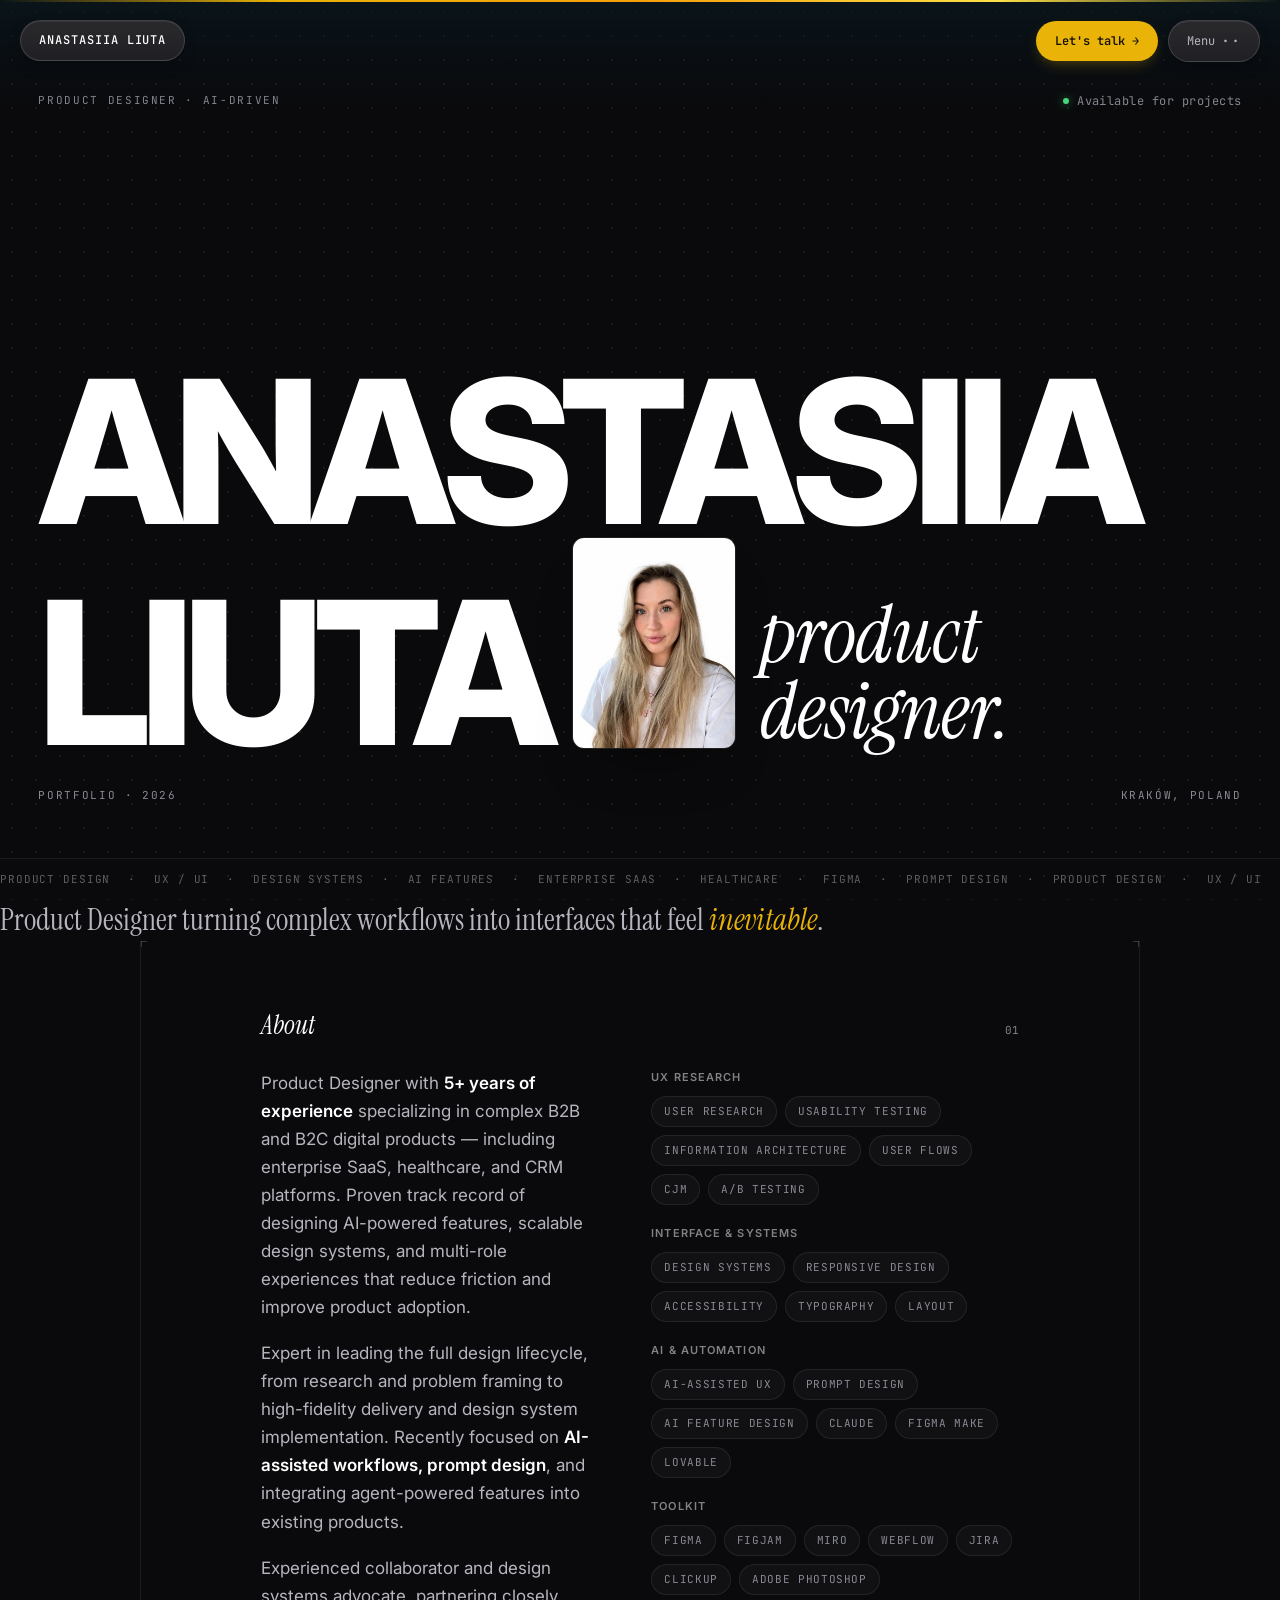
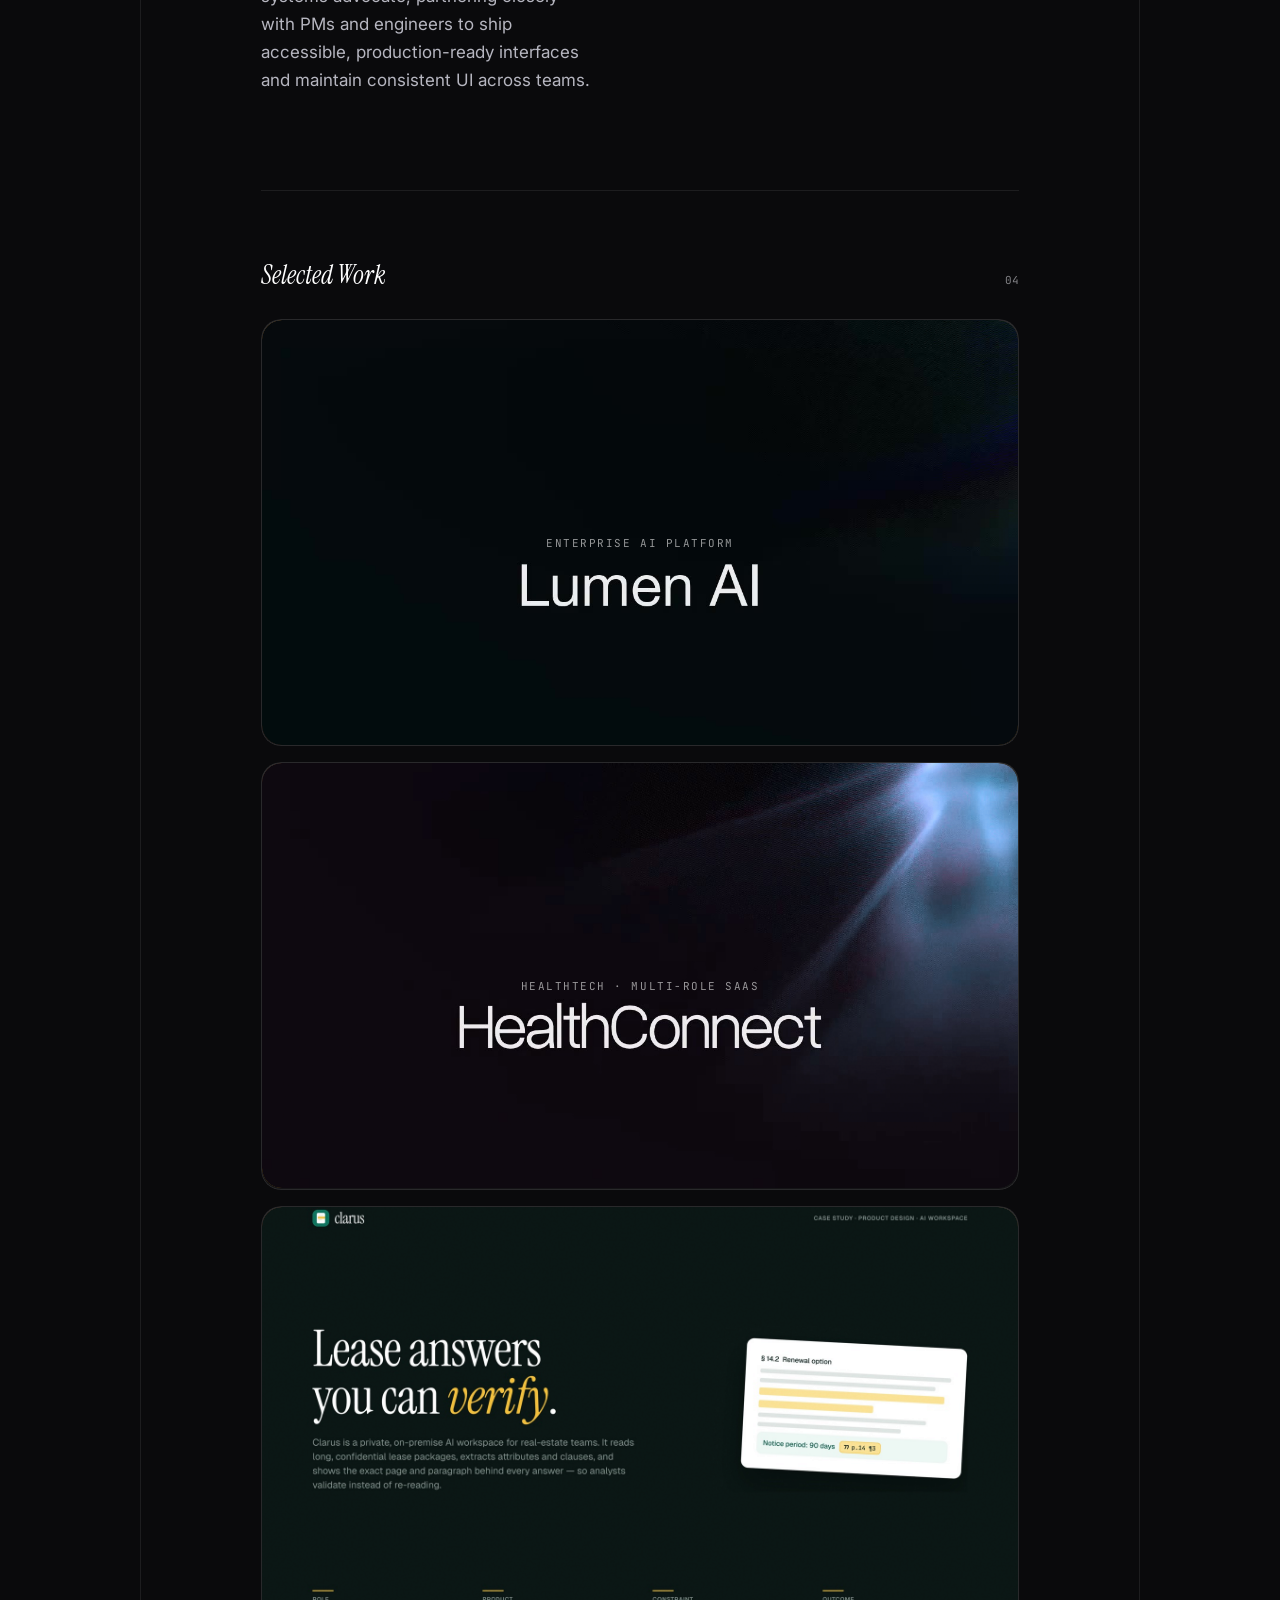
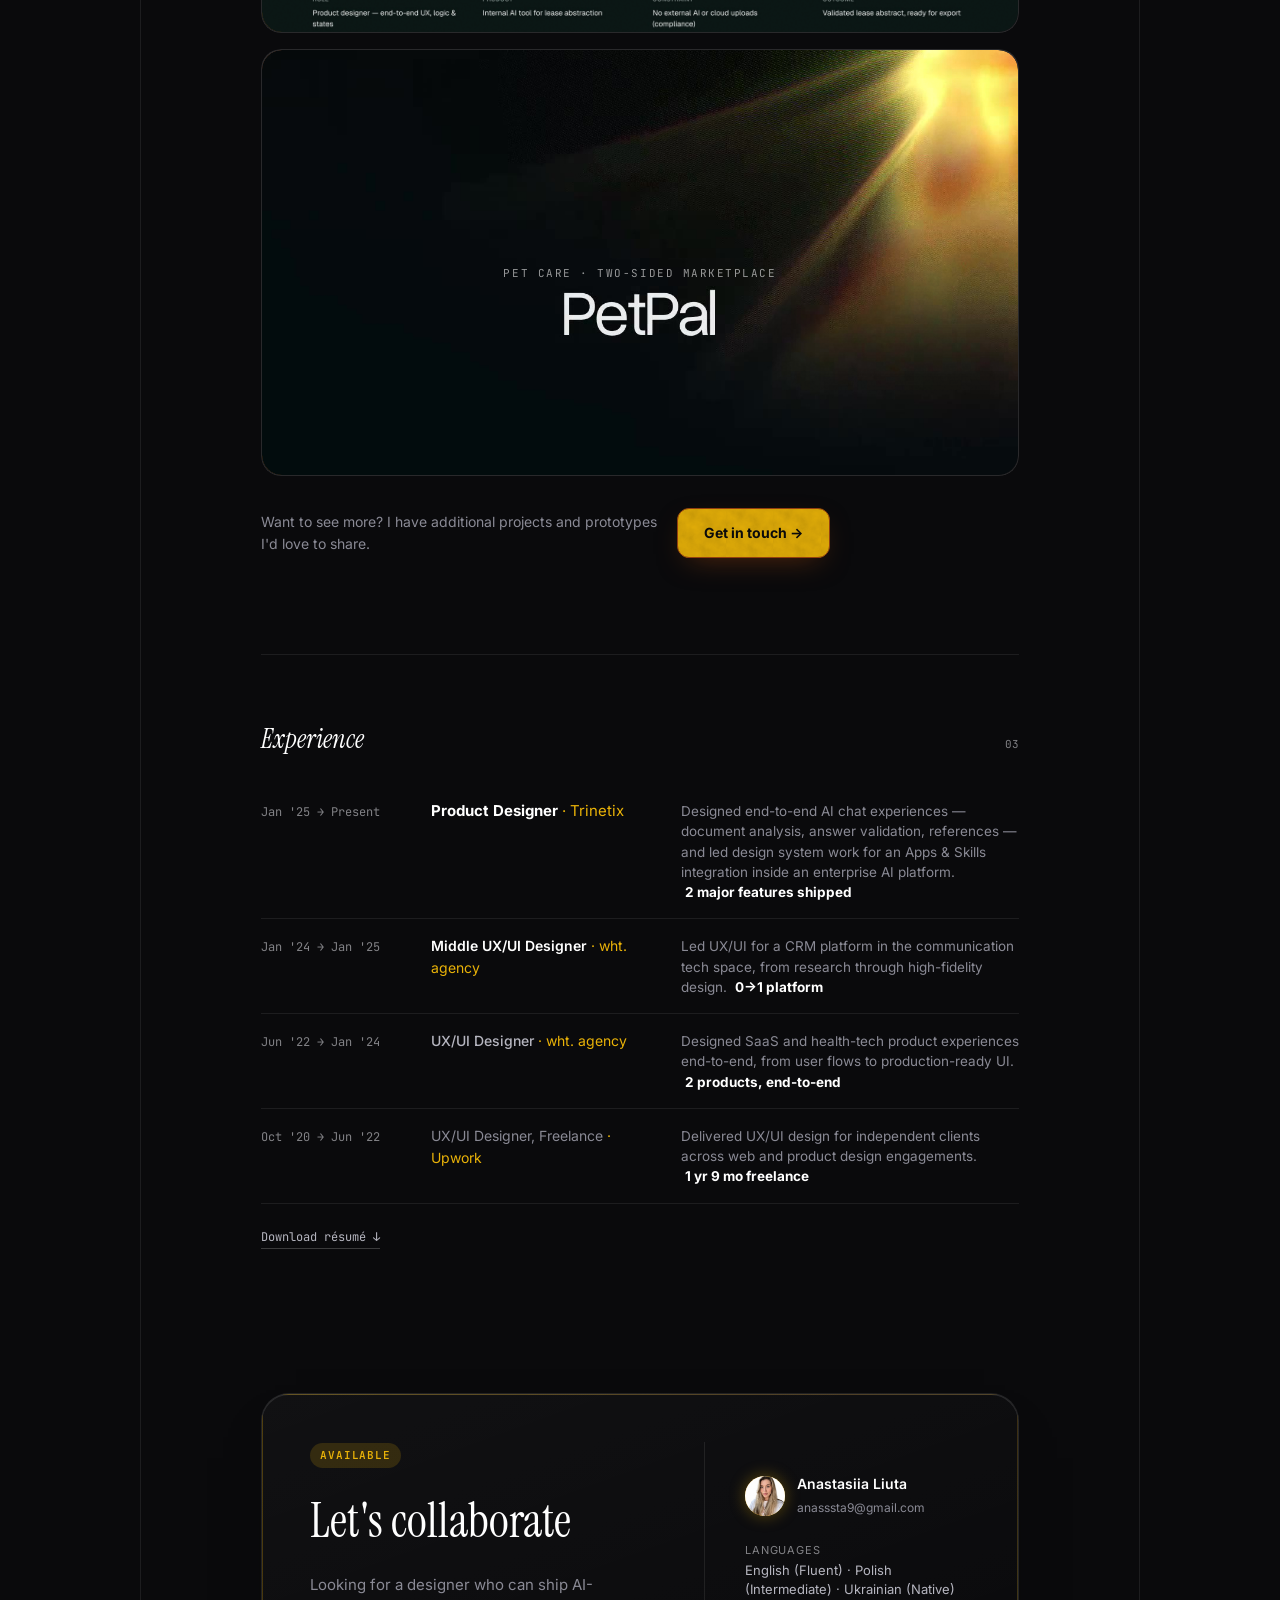
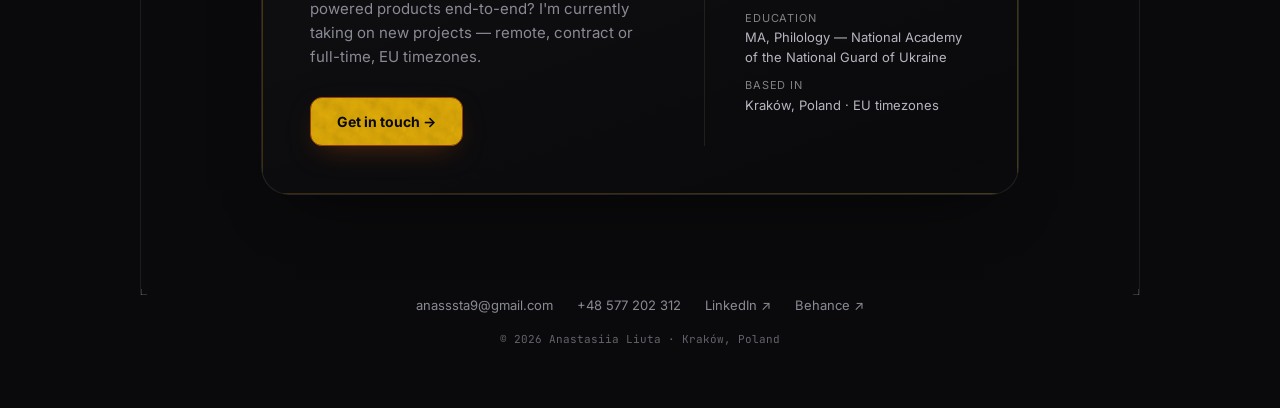
<file: index.html>
<!DOCTYPE html>
<html lang="en">
<head>
  <meta charset="UTF-8" />
  <meta name="viewport" content="width=device-width, initial-scale=1.0" />
  <title>Anastasiia Liuta — Product Designer</title>
  <meta name="description" content="Product Designer with 5+ years of experience designing complex B2B and B2C digital products, including SaaS, healthcare, and CRM systems. Based in Kraków, Poland." />
  <meta property="og:title" content="Anastasiia Liuta — Product Designer" />
  <meta property="og:description" content="AI-driven Product Designer based in Kraków. SaaS, healthcare, CRM." />
  <link rel="preconnect" href="https://fonts.googleapis.com" />
  <link rel="preconnect" href="https://fonts.gstatic.com" crossorigin />
  <link href="https://fonts.googleapis.com/css2?family=Instrument+Serif:ital@0;1&family=Inter:wght@400;500;600;700;800&family=JetBrains+Mono:wght@400;500&display=swap" rel="stylesheet" />
  <link rel="stylesheet" href="style.css" />
</head>
<body>

  <!-- TOP BAR — same Let's talk / Menu pattern as the case pages -->
  <nav class="case-topbar">
    <a href="index.html" class="case-pill case-pill--brand">Anastasiia Liuta</a>
    <div class="case-topbar__group">
      <a href="https://t.me/LiuAna" target="_blank" rel="noopener" class="case-pill case-pill--cta">Let's talk →</a>
      <div class="case-menu" id="caseMenu">
        <button type="button" class="case-pill case-menu__trigger" aria-haspopup="true" aria-expanded="false">
          Menu <span class="case-menu__dots">··</span>
        </button>
        <div class="case-menu__panel" role="menu">
          <a href="#about" class="case-menu__link" role="menuitem">About</a>
          <a href="#work" class="case-menu__link" role="menuitem">Work</a>
          <a href="#experience" class="case-menu__link" role="menuitem">Experience</a>
          <a href="#contact" class="case-menu__link" role="menuitem">Contact</a>
          <a href="mailto:anasssta9@gmail.com" class="case-menu__link" role="menuitem">Email</a>
        </div>
      </div>
    </div>
  </nav>

  <!-- HERO — oversized name with the portrait set into the second line -->
  <header class="hero">

    <div class="hero__top">
      <span class="hero__meta">Product Designer · AI-driven</span>
      <span class="hero__meta hero__meta--status"><span class="dot"></span>Available for projects</span>
    </div>

    <h1 class="hero__name">
      <span class="hero__line">Anastasiia</span>
      <span class="hero__line hero__line--second">
        <span>Liuta</span>
        <span class="hero__photo"><img src="assets/profile.jpg" alt="" width="300" height="400" /></span>
        <span class="hero__accent">product<br />designer.</span>
      </span>
    </h1>

    <div class="hero__foot">
      <span class="hero__meta">Portfolio · 2026</span>
      <span class="hero__meta">Kraków, Poland</span>
    </div>

    <!-- Decorative ticker — full-bleed, pinned to the bottom edge of the viewport -->
    <div class="hero__marquee" aria-hidden="true">
      <div class="marquee__track">
        <span>Product Design</span><span class="marquee__dot">·</span>
        <span>UX / UI</span><span class="marquee__dot">·</span>
        <span>Design Systems</span><span class="marquee__dot">·</span>
        <span>AI Features</span><span class="marquee__dot">·</span>
        <span>Enterprise SaaS</span><span class="marquee__dot">·</span>
        <span>Healthcare</span><span class="marquee__dot">·</span>
        <span>Figma</span><span class="marquee__dot">·</span>
        <span>Prompt Design</span><span class="marquee__dot">·</span>
        <span>Product Design</span><span class="marquee__dot">·</span>
        <span>UX / UI</span><span class="marquee__dot">·</span>
        <span>Design Systems</span><span class="marquee__dot">·</span>
        <span>AI Features</span><span class="marquee__dot">·</span>
        <span>Enterprise SaaS</span><span class="marquee__dot">·</span>
        <span>Healthcare</span><span class="marquee__dot">·</span>
        <span>Figma</span><span class="marquee__dot">·</span>
        <span>Prompt Design</span><span class="marquee__dot">·</span>
      </div>
    </div>
  </header>

  <!-- POSITIONING STRIP -->
  <section class="positioning reveal">
    <div class="positioning__transition" aria-hidden="true"></div>
    <p class="positioning__statement">
      Product Designer turning complex workflows into interfaces that feel <strong>inevitable</strong>.
    </p>
  </section>

  <main class="content corner-frame corner-frame--dark">

    <!-- ABOUT + STRENGTHS -->
    <section class="about-strengths reveal" id="about">
      <div class="section__head">
        <h2 class="section__label">About</h2>
        <span class="section__count">01</span>
      </div>

      <div class="about-strengths__grid">
        <div class="about-strengths__bio">
          <p>
            Product Designer with <strong>5+ years of experience</strong> specializing in complex B2B
            and B2C digital products — including enterprise SaaS, healthcare, and CRM platforms.
            Proven track record of designing AI-powered features, scalable design systems, and
            multi-role experiences that reduce friction and improve product adoption.
          </p>
          <p>
            Expert in leading the full design lifecycle, from research and problem framing to
            high-fidelity delivery and design system implementation. Recently focused on
            <strong>AI-assisted workflows, prompt design</strong>, and integrating agent-powered
            features into existing products.
          </p>
          <p>
            Experienced collaborator and design systems advocate, partnering closely with PMs and
            engineers to ship accessible, production-ready interfaces and maintain consistent UI
            across teams.
          </p>
        </div>

        <div class="about-strengths__skills">
          <div class="skill-group">
            <span class="skill-group__label">UX Research</span>
            <div class="pills">
              <span class="tag">User Research</span><span class="tag">Usability Testing</span>
              <span class="tag">Information Architecture</span><span class="tag">User Flows</span><span class="tag">CJM</span>
              <span class="tag">A/B Testing</span>
            </div>
          </div>
          <div class="skill-group">
            <span class="skill-group__label">Interface &amp; Systems</span>
            <div class="pills">
              <span class="tag">Design Systems</span><span class="tag">Responsive Design</span>
              <span class="tag">Accessibility</span><span class="tag">Typography</span><span class="tag">Layout</span>
            </div>
          </div>
          <div class="skill-group">
            <span class="skill-group__label">AI &amp; Automation</span>
            <div class="pills">
              <span class="tag">AI-assisted UX</span><span class="tag">Prompt Design</span>
              <span class="tag">AI Feature Design</span><span class="tag">Claude</span>
              <span class="tag">Figma Make</span><span class="tag">Lovable</span>
            </div>
          </div>
          <div class="skill-group">
            <span class="skill-group__label">Toolkit</span>
            <div class="pills">
              <span class="tag">Figma</span><span class="tag">FigJam</span><span class="tag">Miro</span>
              <span class="tag">Webflow</span><span class="tag">Jira</span><span class="tag">ClickUp</span>
              <span class="tag">Adobe Photoshop</span>
            </div>
          </div>
        </div>
      </div>
    </section>

    <!-- SELECTED WORK -->
    <section class="work reveal" id="work">
      <div class="section__head">
        <h2 class="section__label">Selected Work</h2>
        <span class="section__count">04</span>
      </div>

      <div class="work-grid work-grid--pair">
        <a href="ai-agent.html" class="case-card case-card--featured">
          <div class="case-card__art case-card__art--1">
            <video class="case-card__cover case-card__video" autoplay muted loop playsinline preload="metadata" poster="assets/lumen-ai-cover-poster.jpg" aria-hidden="true">
              <source src="assets/lumen-ai-cover.mp4" type="video/mp4" />
            </video>
            <!-- The project name is baked into this video, so only the domain is live text -->
            <div class="case-card__label case-card__label--over-video" aria-hidden="true">
              <span class="case-card__domain">Enterprise AI Platform</span>
            </div>
            <div class="case-card__overlay">
              <div class="case-card__tags">
                <span>Enterprise AI</span><span>User Testing</span>
              </div>
              <span class="case-card__overlay-title">Lumen AI</span>
              <p class="case-card__overlay-desc">Internal AI platform — scheduled briefs, reusable Skills, role management, tested with real users.</p>
              <span class="case-card__badge">View case study →</span>
            </div>
          </div>
        </a>

        <a href="healthconnect.html" class="case-card case-card--featured">
          <div class="case-card__art case-card__art--2">
            <video class="case-card__cover case-card__video" autoplay muted loop playsinline preload="metadata" poster="assets/healthconnect/cover-poster.jpg?v=2" aria-hidden="true">
              <source src="assets/healthconnect/cover.mp4?v=2" type="video/mp4" />
            </video>
            <!-- The project name is baked into this video, so only the domain is live text -->
            <div class="case-card__label case-card__label--over-video" aria-hidden="true">
              <span class="case-card__domain">HealthTech · Multi-role SaaS</span>
            </div>
            <div class="case-card__overlay">
              <div class="case-card__tags">
                <span>Healthcare SaaS</span><span>Multi-Role Platform</span>
              </div>
              <span class="case-card__overlay-title">HealthConnect</span>
              <p class="case-card__overlay-desc">Multi-role healthcare platform — patient onboarding, video consultations, and CRM workflows for doctors and attorneys.</p>
              <span class="case-card__badge">View case study →</span>
            </div>
          </div>
        </a>

        <a href="clarus.html" class="case-card case-card--featured">
          <div class="case-card__art case-card__art--2">
            <img class="case-card__cover" src="assets/clarus/card-cover.jpg" width="1600" height="900" alt="" aria-hidden="true" />
            <div class="case-card__overlay">
              <div class="case-card__tags">
                <span>Internal AI Tool</span><span>Complex Logic</span>
              </div>
              <span class="case-card__overlay-title">Clarus</span>
              <p class="case-card__overlay-desc">AI workspace for confidential leases — answers with page-level citations, validation and export.</p>
              <span class="case-card__badge">View case study →</span>
            </div>
          </div>
        </a>

        <a href="petpal.html" class="case-card case-card--featured">
          <div class="case-card__art case-card__art--3">
            <video class="case-card__cover case-card__video" autoplay muted loop playsinline preload="metadata" poster="assets/petpal-cover-poster.jpg" aria-hidden="true">
              <source src="assets/petpal-cover.mp4" type="video/mp4" />
            </video>
            <!-- The project name is baked into this video, so only the domain is live text -->
            <div class="case-card__label case-card__label--over-video" aria-hidden="true">
              <span class="case-card__domain">Pet Care · Two-sided Marketplace</span>
            </div>
            <div class="case-card__overlay">
              <div class="case-card__tags">
                <span>Marketplace</span><span>AI Matching</span>
              </div>
              <span class="case-card__overlay-title">PetPal</span>
              <p class="case-card__overlay-desc">Pet sitter marketplace — AI-matched sitters, real-time updates, GPS-tracked walks.</p>
              <span class="case-card__badge">View case study →</span>
            </div>
          </div>
        </a>
      </div>

      <div class="work-more">
        <p class="work-more__text">Want to see more? I have additional projects and prototypes I'd love to share.</p>
        <a href="#contact" class="contact__btn work-more__link">Get in touch →</a>
      </div>
    </section>

    <!-- EXPERIENCE (compact) -->
    <section class="experience reveal" id="experience">
      <div class="section__head">
        <h2 class="section__label">Experience</h2>
        <span class="section__count">03</span>
      </div>

      <div class="experience-list">
        <div class="exp-row">
          <span class="exp-row__date">Jan '25 → Present</span>
          <span class="exp-row__role">Product Designer <em>· Trinetix</em></span>
          <span class="exp-row__impact">Designed end-to-end AI chat experiences — document analysis, answer validation, references — and led design system work for an Apps &amp; Skills integration inside an enterprise AI platform. <strong class="exp-row__metric">2 major features shipped</strong></span>
        </div>
        <div class="exp-row">
          <span class="exp-row__date">Jan '24 → Jan '25</span>
          <span class="exp-row__role">Middle UX/UI Designer <em>· wht. agency</em></span>
          <span class="exp-row__impact">Led UX/UI for a CRM platform in the communication tech space, from research through high-fidelity design. <strong class="exp-row__metric">0→1 platform</strong></span>
        </div>
        <div class="exp-row">
          <span class="exp-row__date">Jun '22 → Jan '24</span>
          <span class="exp-row__role">UX/UI Designer <em>· wht. agency</em></span>
          <span class="exp-row__impact">Designed SaaS and health-tech product experiences end-to-end, from user flows to production-ready UI. <strong class="exp-row__metric">2 products, end-to-end</strong></span>
        </div>
        <div class="exp-row">
          <span class="exp-row__date">Oct '20 → Jun '22</span>
          <span class="exp-row__role">UX/UI Designer, Freelance <em>· Upwork</em></span>
          <span class="exp-row__impact">Delivered UX/UI design for independent clients across web and product design engagements. <strong class="exp-row__metric">1 yr 9 mo freelance</strong></span>
        </div>
      </div>

      <a href="/resume.pdf" download class="experience__more">Download résumé ↓</a>
    </section>

    <!-- CONTACT -->
    <section class="contact reveal" id="contact">
      <div class="contact__inner">
        <div class="contact__main">
          <span class="badge">Available</span>
          <h2 class="contact__title">Let's collaborate</h2>
          <p class="contact__desc">
            Looking for a designer who can ship AI-powered products end-to-end?
            I'm currently taking on new projects — remote, contract or full-time, EU timezones.
          </p>
          <a href="mailto:anasssta9@gmail.com" class="contact__btn">Get in touch →</a>
        </div>

        <div class="contact__meta">
          <div class="contact__person">
            <div class="contact__avatar"><img src="assets/profile.jpg" alt="Anastasiia Liuta" class="contact__avatar-img" /></div>
            <div>
              <div class="contact__name">Anastasiia Liuta</div>
              <a href="mailto:anasssta9@gmail.com" class="contact__email">anasssta9@gmail.com</a>
            </div>
          </div>
          <div class="contact__facts">
            <div><span class="muted">Languages</span> English (Fluent) · Polish (Intermediate) · Ukrainian (Native)</div>
            <div><span class="muted">Education</span> MA, Philology — National Academy of the National Guard of Ukraine</div>
            <div><span class="muted">Based in</span> Kraków, Poland · EU timezones</div>
          </div>
        </div>
      </div>
    </section>

  </main>

  <!-- BOTTOM LINKS -->
  <footer class="bottom-links">
    <div class="bottom-links__row">
      <a href="mailto:anasssta9@gmail.com">anasssta9@gmail.com</a>
      <a href="tel:+48577202312">+48 577 202 312</a>
      <a href="#" target="_blank" rel="noopener">LinkedIn ↗</a>
      <a href="#" target="_blank" rel="noopener">Behance ↗</a>
    </div>
    <p class="bottom-links__copyright">© 2026 Anastasiia Liuta · Kraków, Poland</p>
  </footer>

  <script>
    if (!window.matchMedia('(prefers-reduced-motion: reduce)').matches && 'IntersectionObserver' in window) {
      document.documentElement.classList.add('has-reveal');
      var io = new IntersectionObserver(function (entries) {
        entries.forEach(function (entry) {
          if (entry.isIntersecting) {
            entry.target.classList.add('is-visible');
            io.unobserve(entry.target);
          }
        });
      }, { threshold: 0.12, rootMargin: '0px 0px -40px 0px' });
      document.querySelectorAll('.reveal').forEach(function (el) { io.observe(el); });
    }
  </script>

  <!-- TOP BAR MENU -->
  <script>
    (function () {
      var menu = document.getElementById('caseMenu');
      if (!menu) return;
      var trigger = menu.querySelector('.case-menu__trigger');
      function close() { menu.classList.remove('is-open'); trigger.setAttribute('aria-expanded', 'false'); }
      trigger.addEventListener('click', function (e) {
        e.stopPropagation();
        var open = menu.classList.toggle('is-open');
        trigger.setAttribute('aria-expanded', open ? 'true' : 'false');
      });
      menu.querySelectorAll('.case-menu__link').forEach(function (a) { a.addEventListener('click', close); });
      document.addEventListener('click', function (e) { if (!menu.contains(e.target)) close(); });
      document.addEventListener('keydown', function (e) { if (e.key === 'Escape') close(); });
    })();
  </script>
  <script src="js/case-cover.js" defer></script>
</body>
</html>
</file>
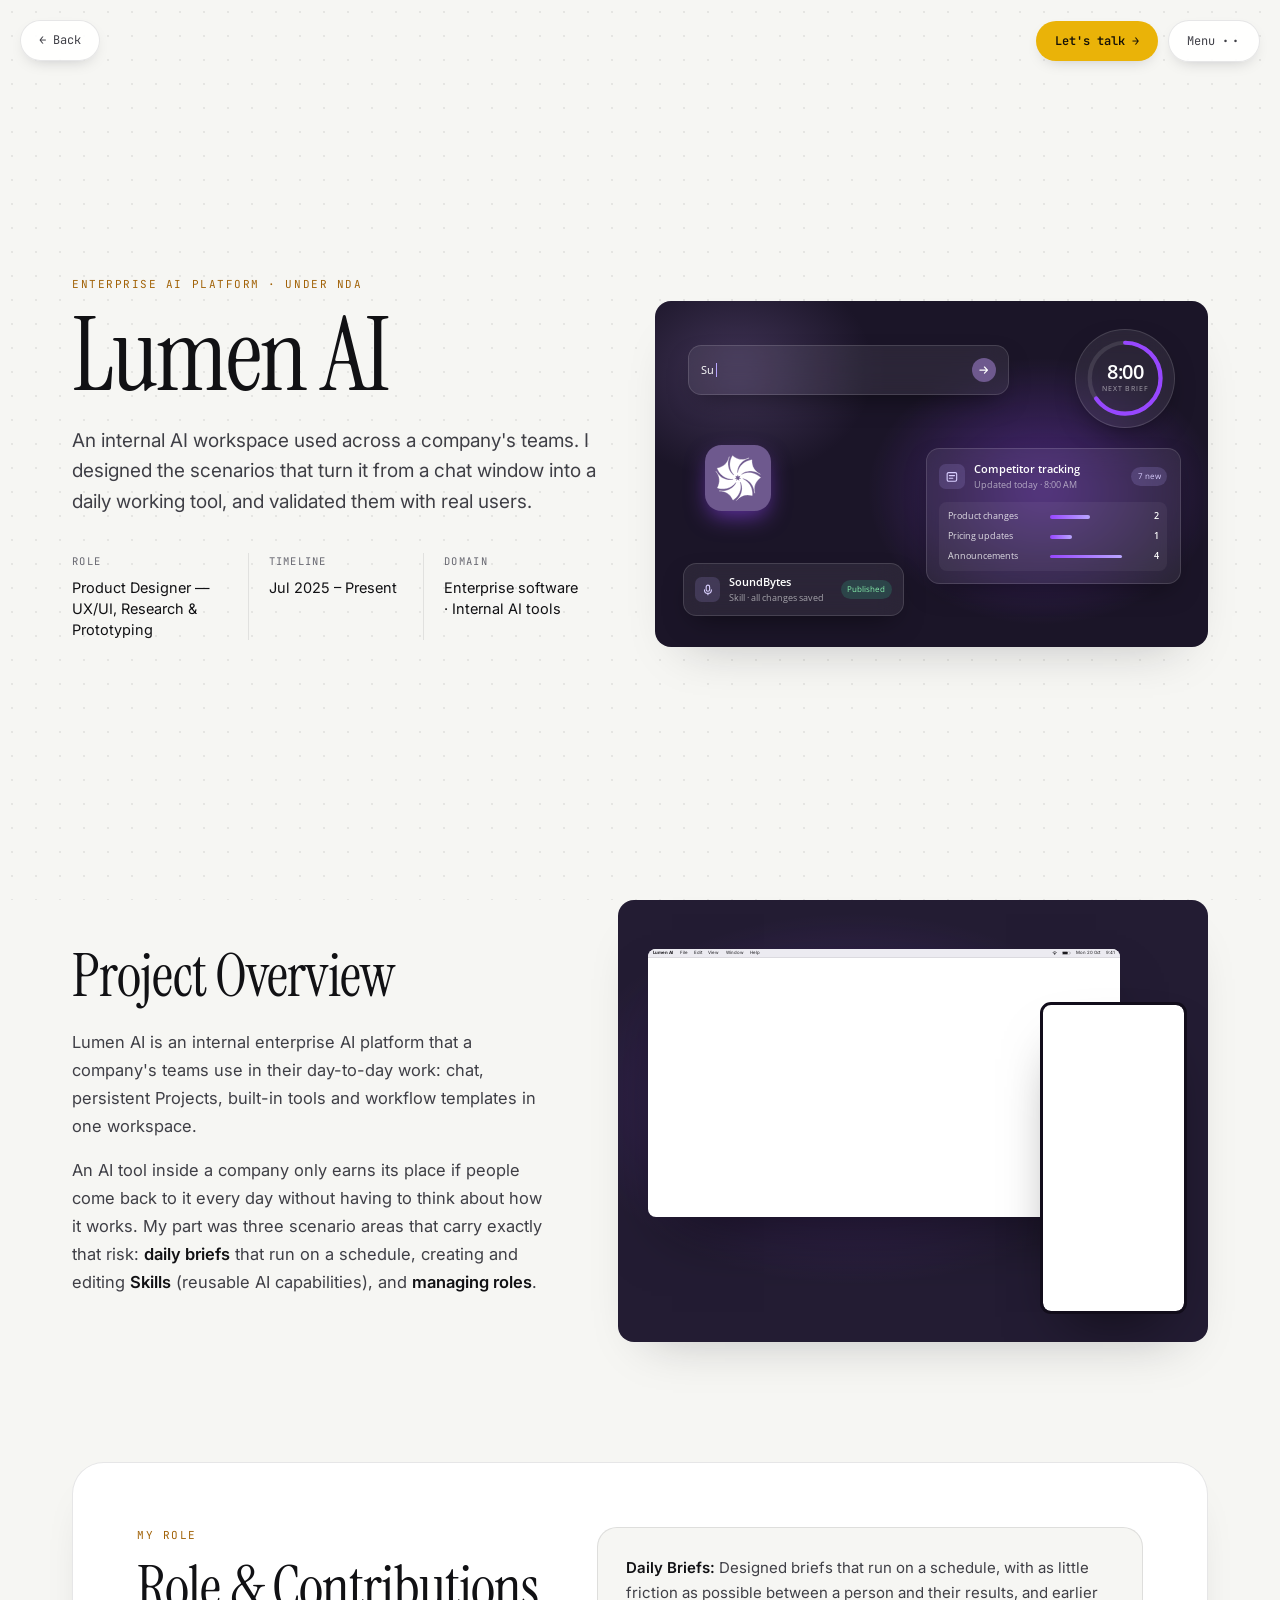
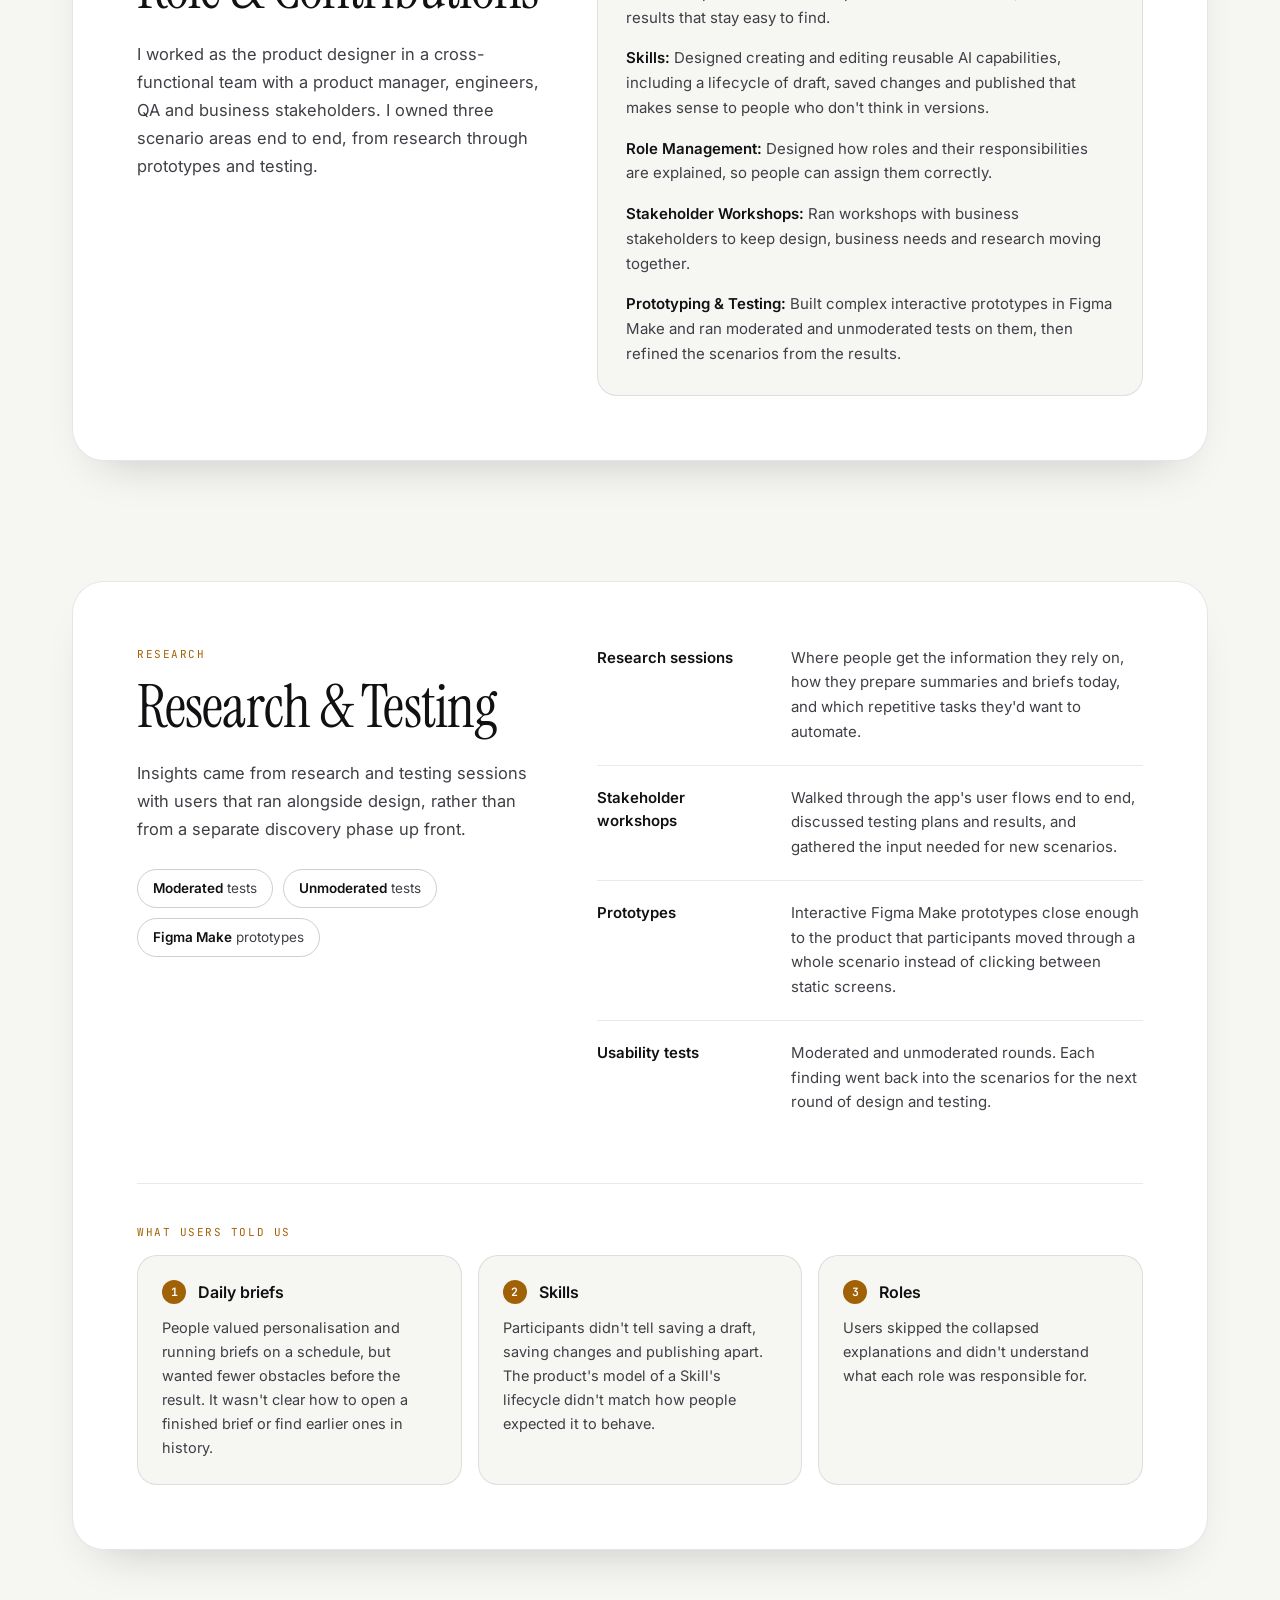
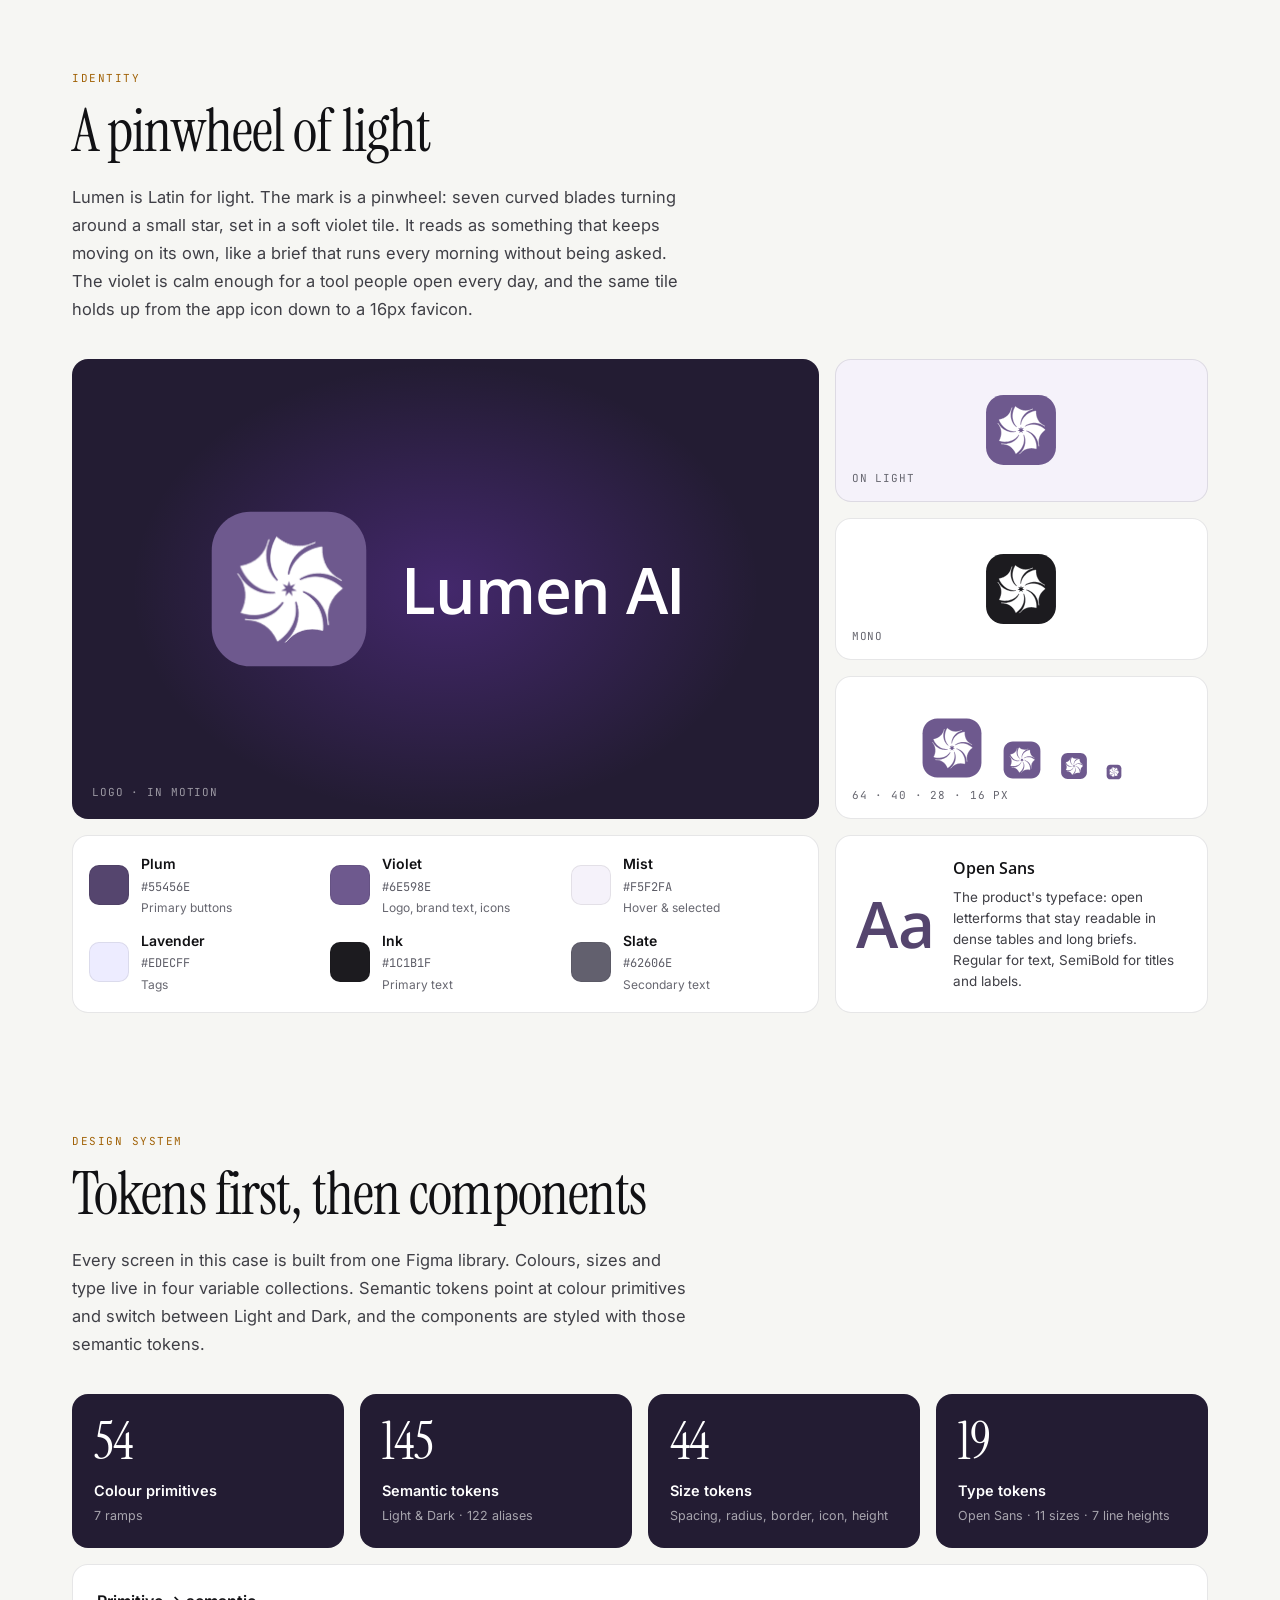
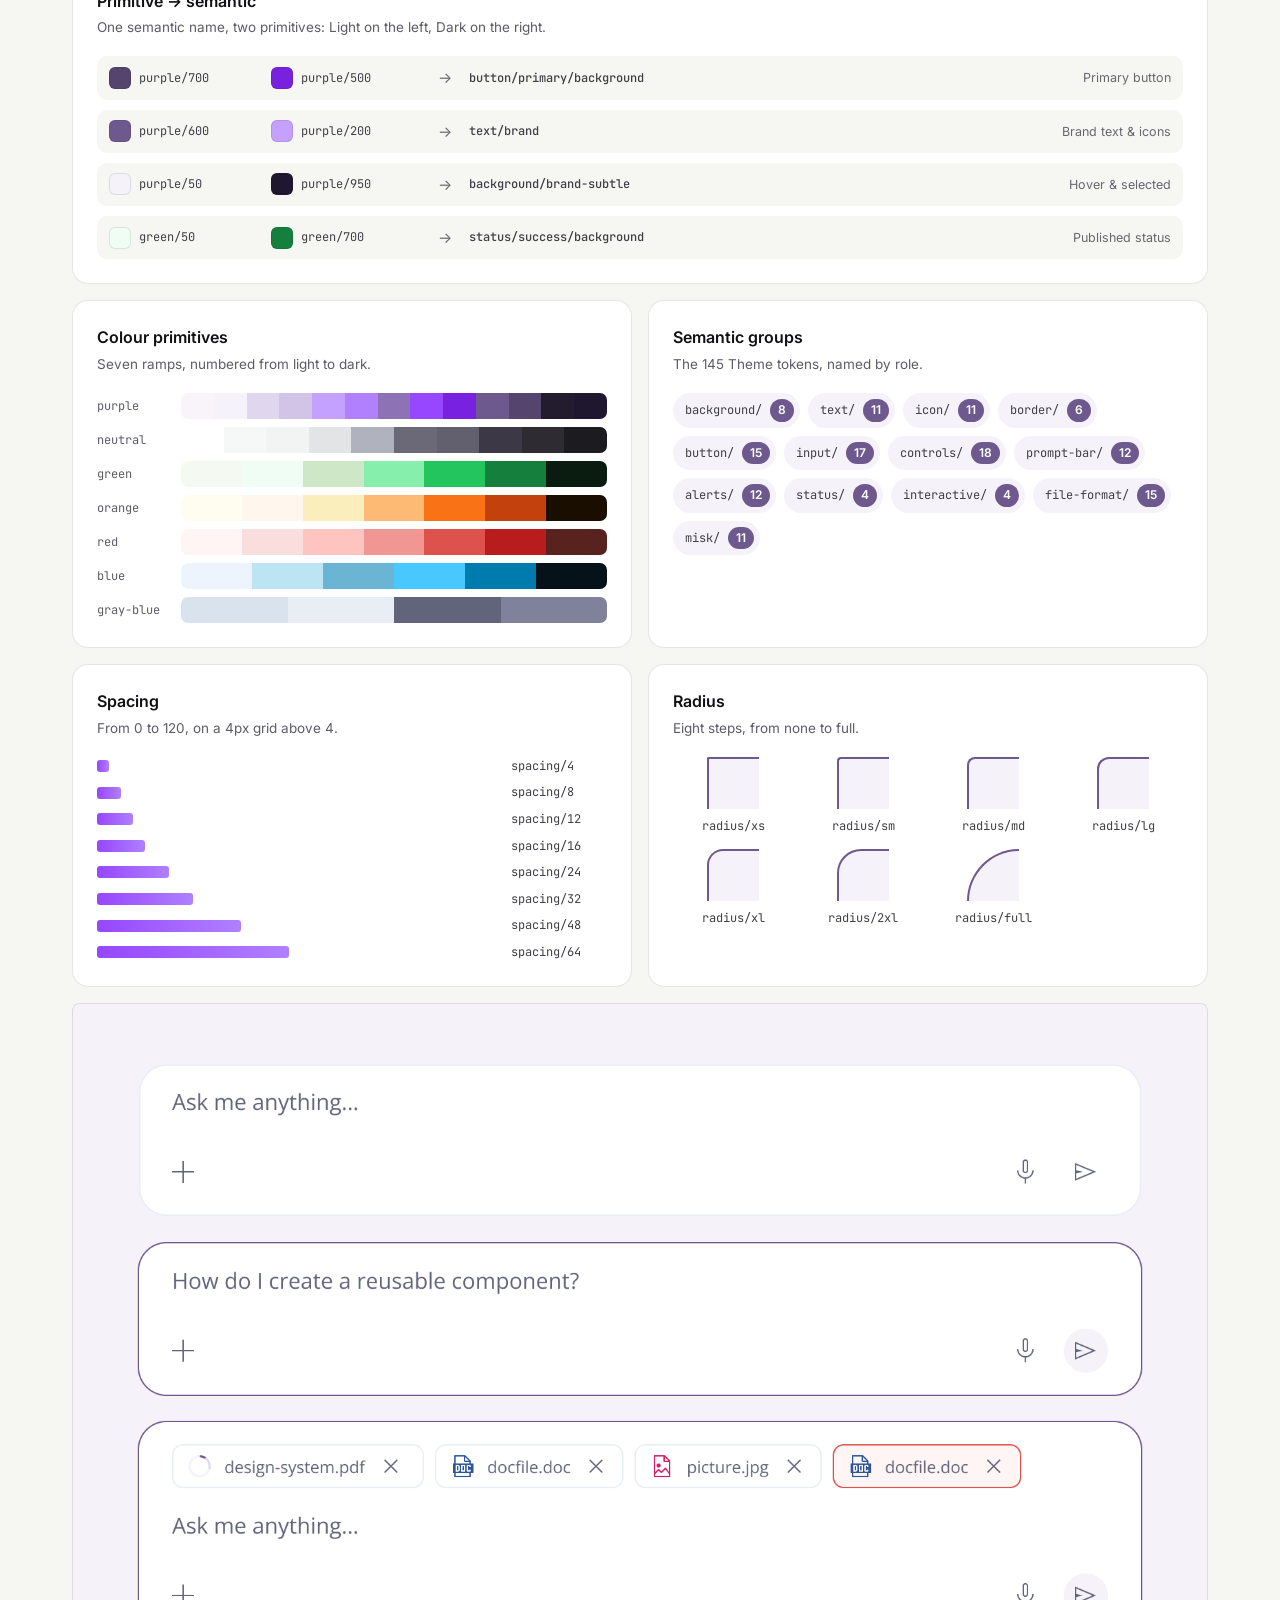
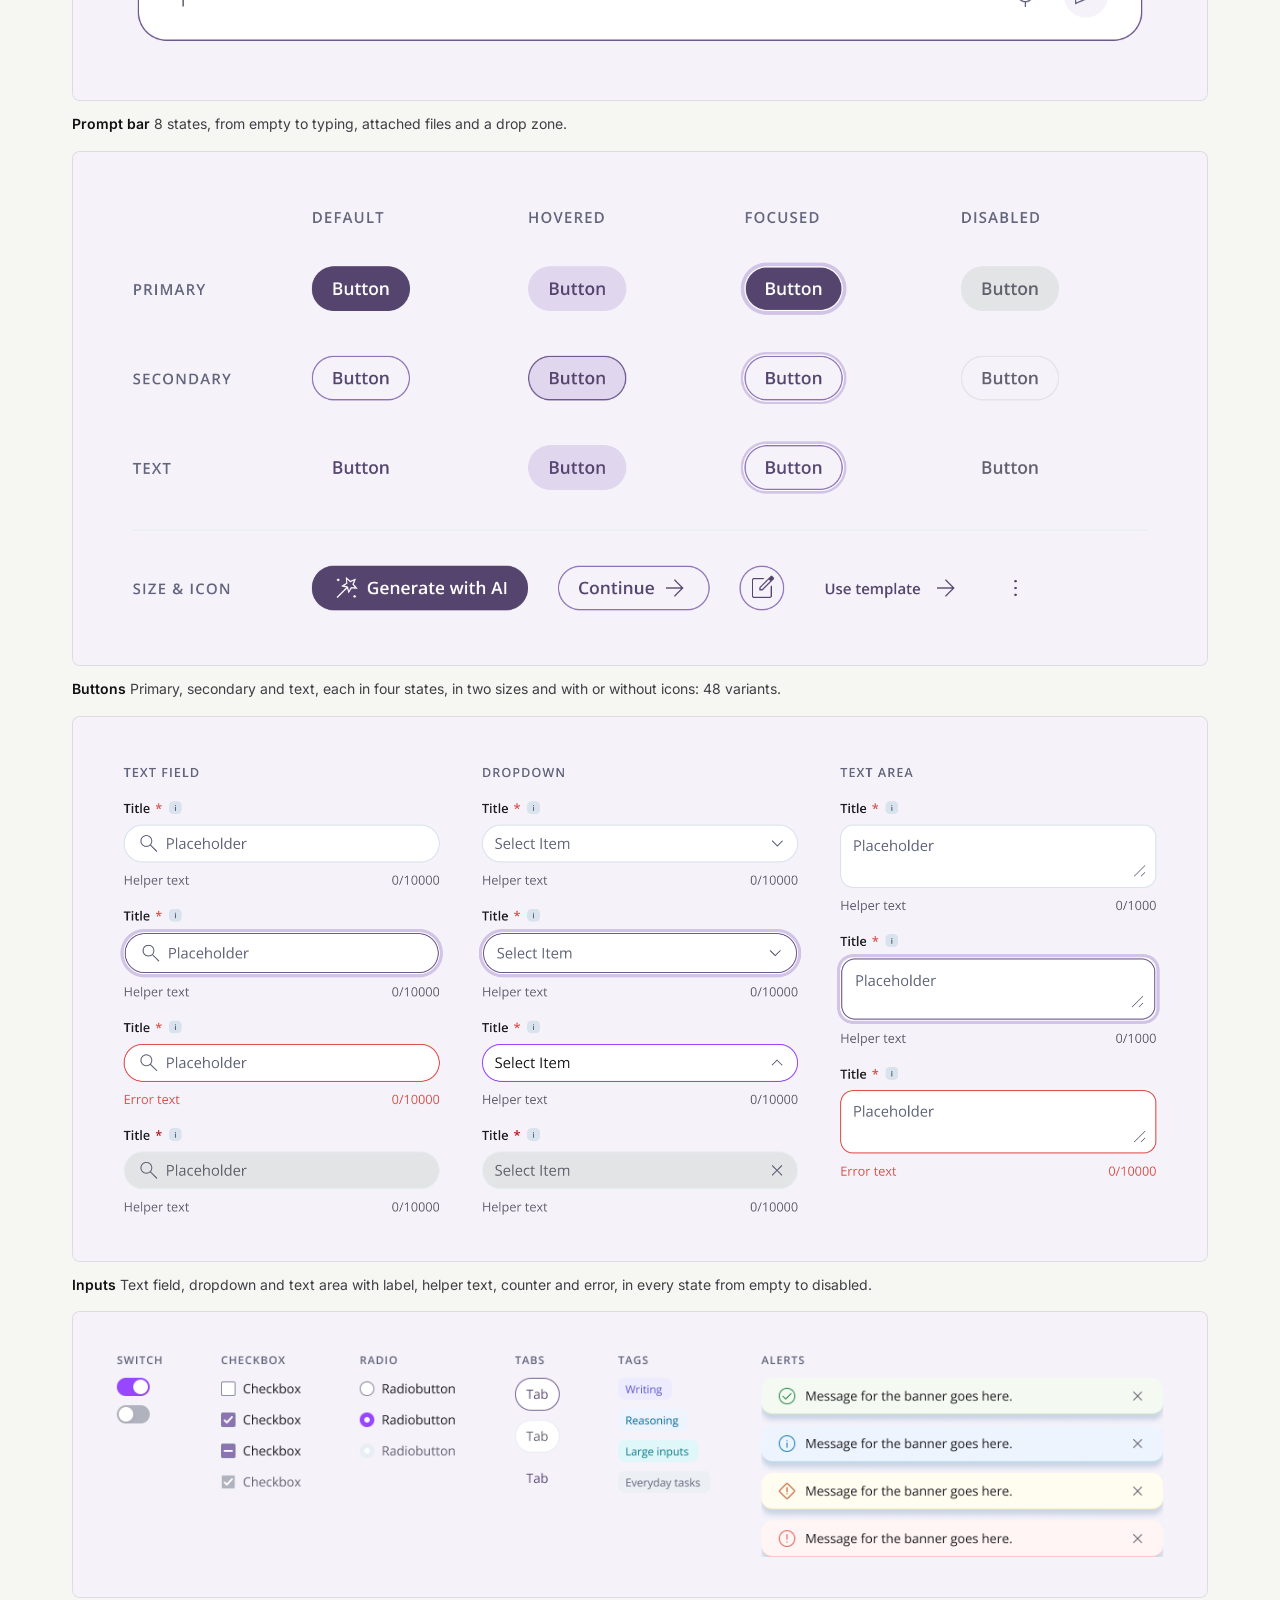
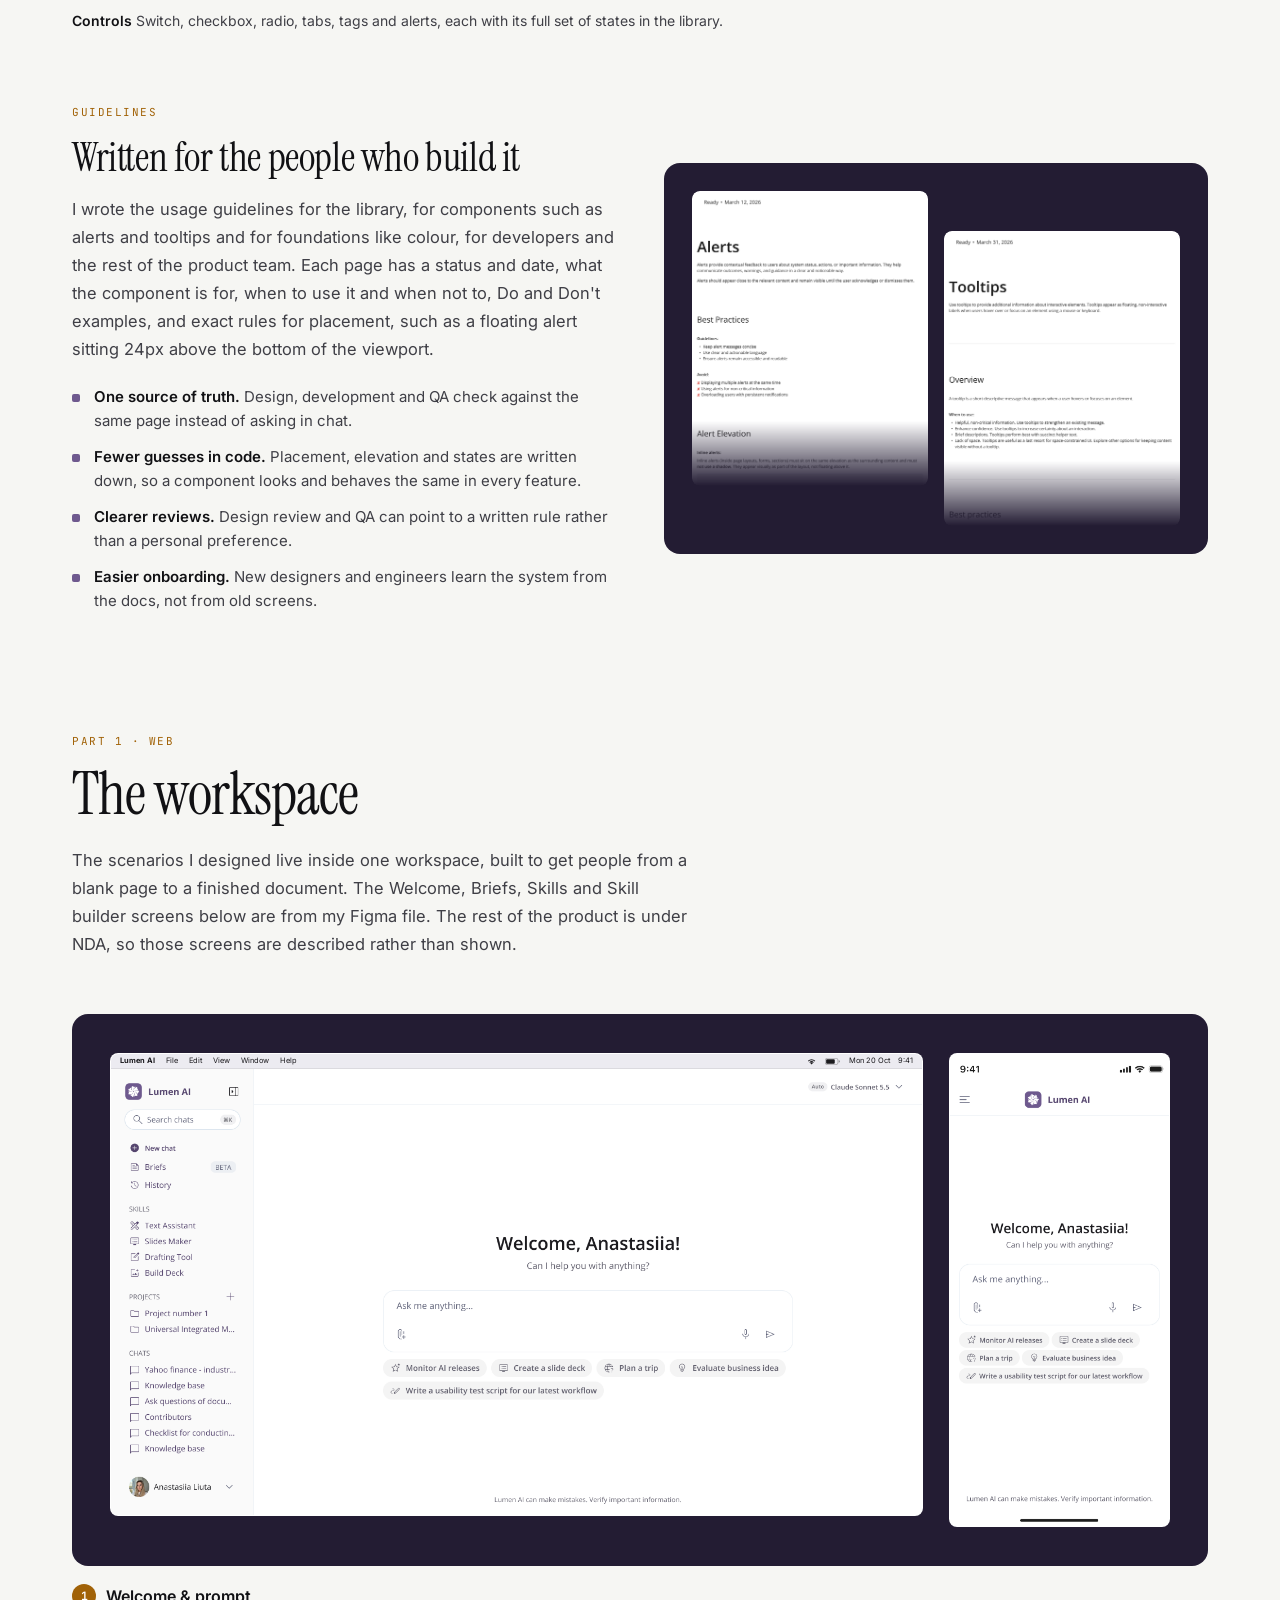
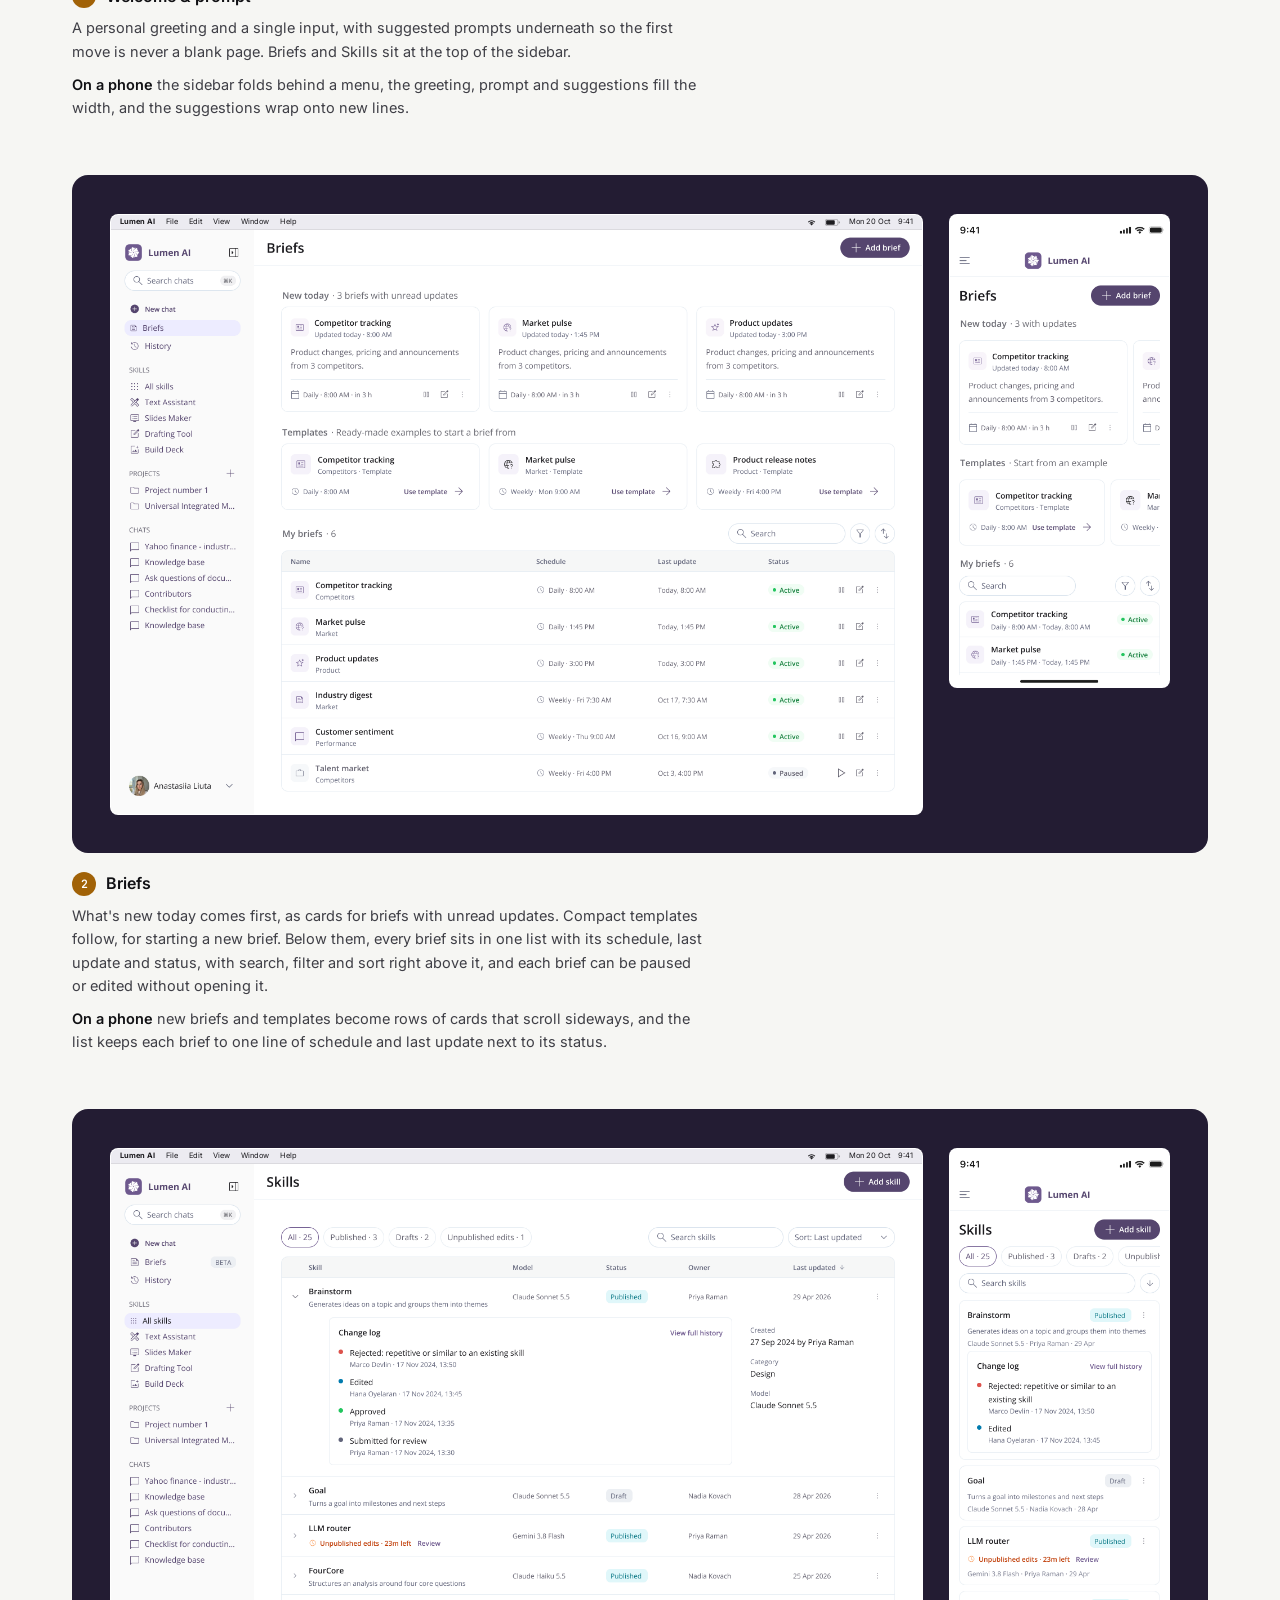
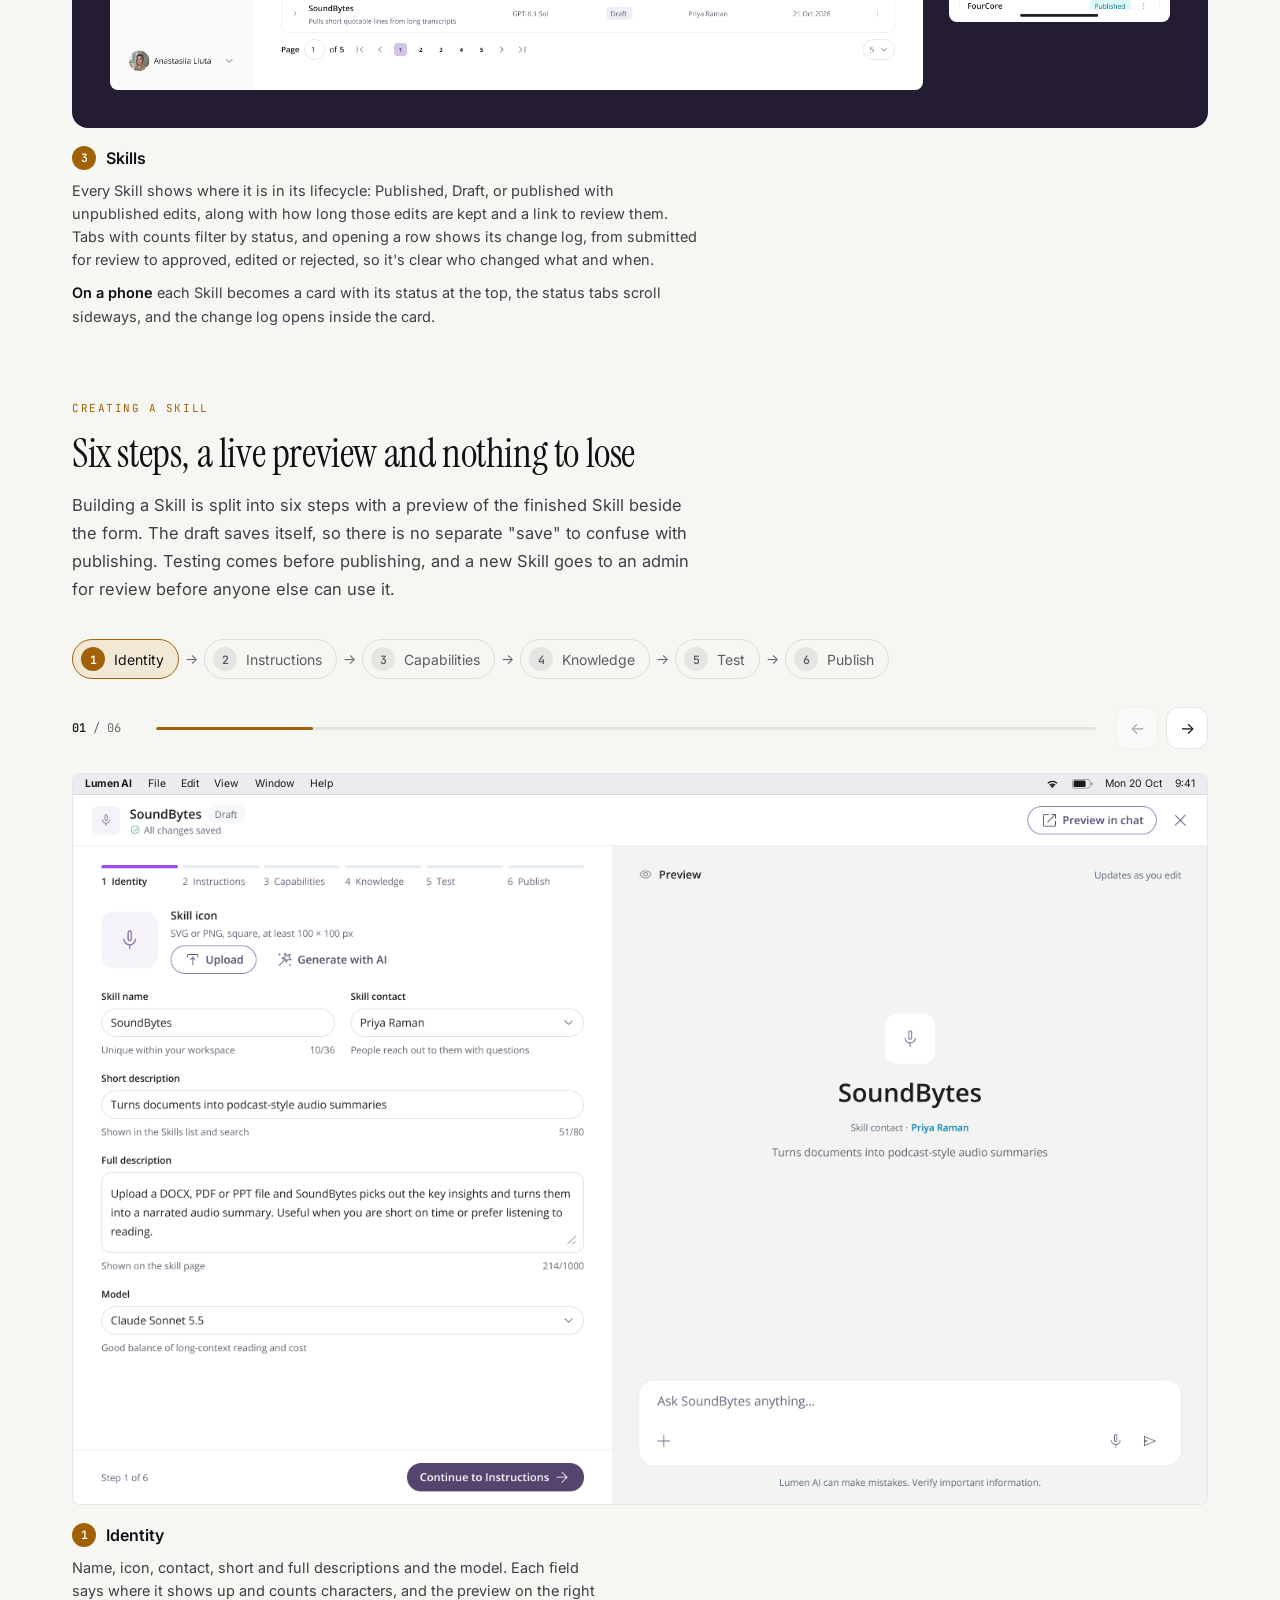
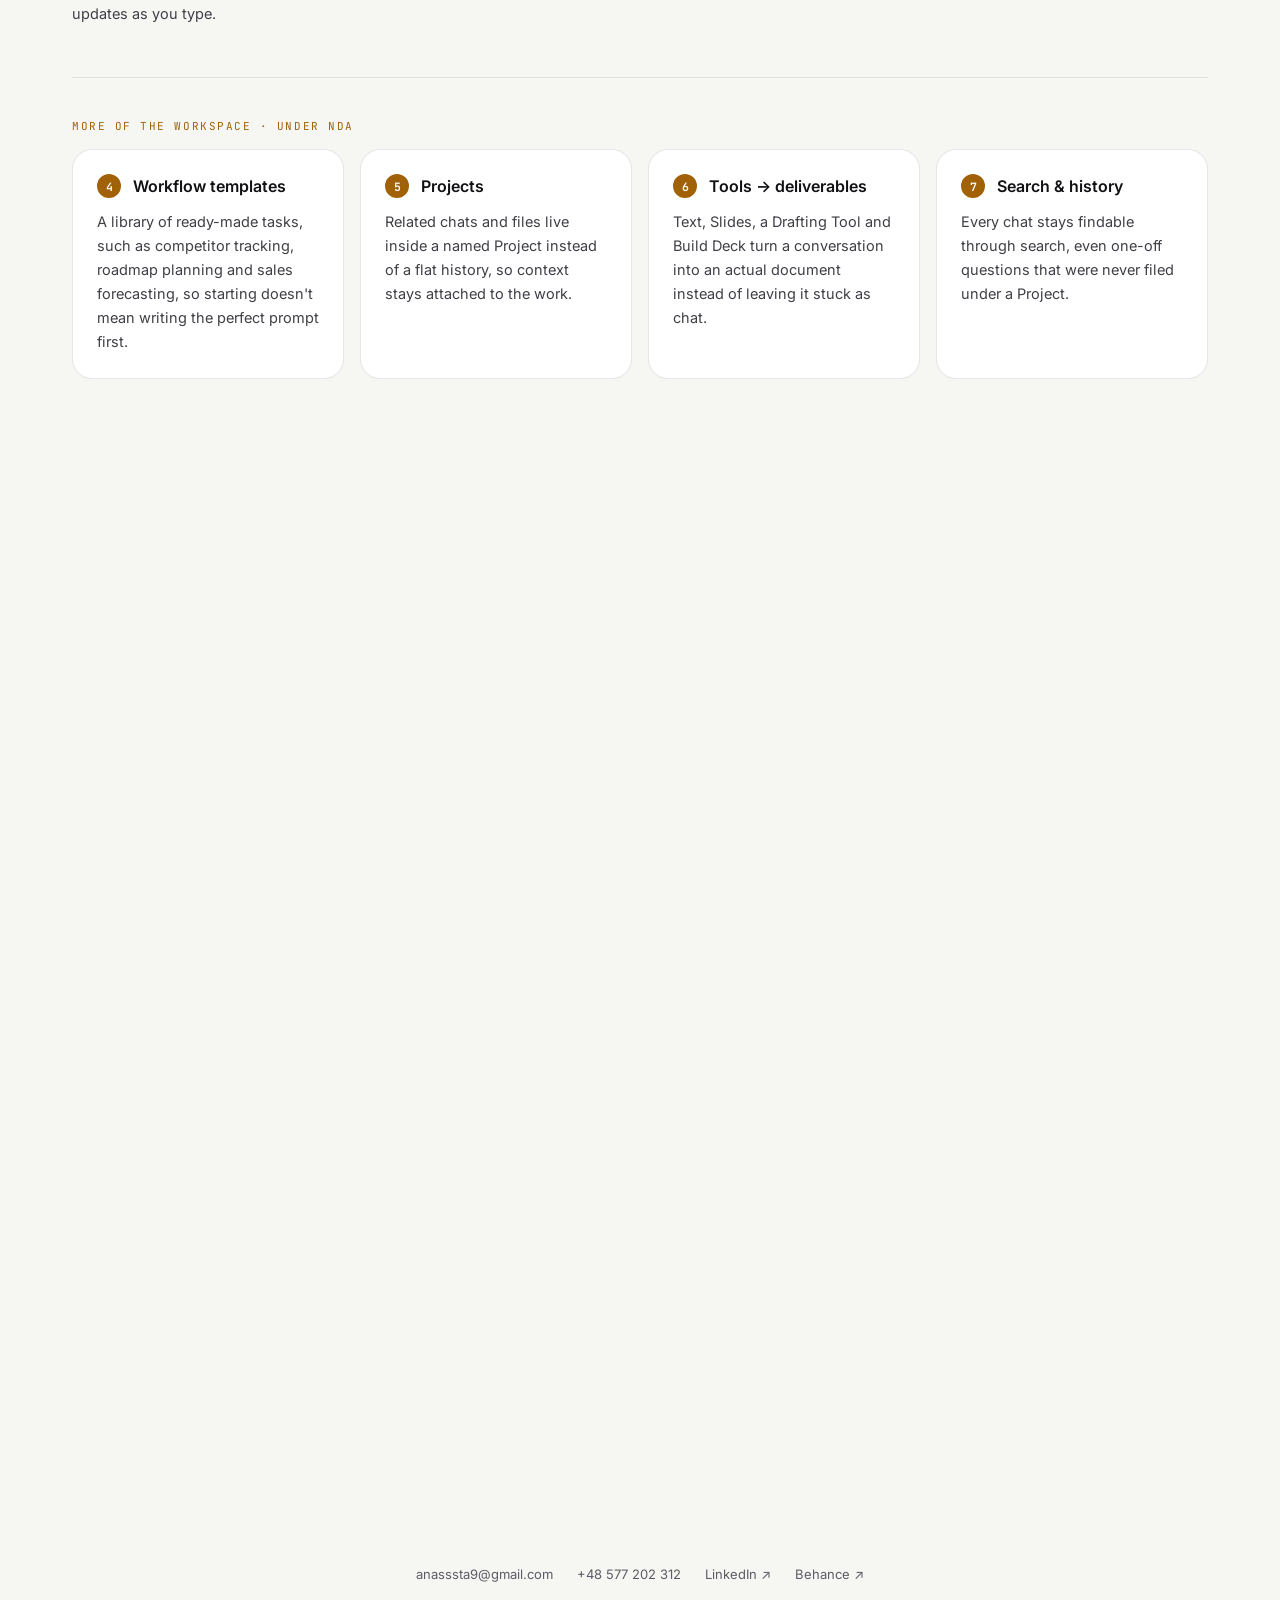
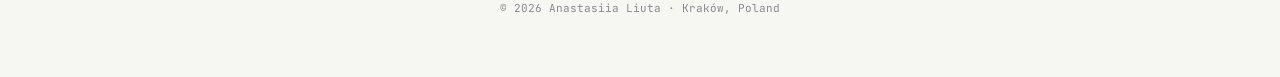
<file: ai-agent.html>
<!DOCTYPE html>
<html lang="en">
<head>
  <meta charset="UTF-8" />
  <meta name="viewport" content="width=device-width, initial-scale=1.0" />
  <title>Lumen AI — Case Study · Anastasiia Liuta</title>
  <meta name="description" content="Lumen AI — an enterprise AI platform case study (under NDA). User research, stakeholder workshops, Figma Make prototyping, and usability testing by Anastasiia Liuta, Product Designer." />
  <meta property="og:title" content="Lumen AI — Case Study · Anastasiia Liuta" />
  <meta property="og:description" content="Designing scheduled briefs, reusable Skills, and role management for an internal enterprise AI platform — validated through moderated and unmoderated testing." />
  <link rel="preconnect" href="https://fonts.googleapis.com" />
  <link rel="preconnect" href="https://fonts.gstatic.com" crossorigin />
  <link href="https://fonts.googleapis.com/css2?family=Instrument+Serif:ital@0;1&family=Inter:wght@400;500;600;700&family=Open+Sans:wght@400;600&family=JetBrains+Mono:wght@400;500&display=swap" rel="stylesheet" />
  <link rel="stylesheet" href="style.css" />
</head>
<body class="theme-light">

  <!-- CASE TOP BAR -->
  <nav class="case-topbar">
    <a href="index.html#work" class="case-pill">← Back</a>
    <div class="case-topbar__group">
      <a href="https://t.me/LiuAna" target="_blank" rel="noopener" class="case-pill case-pill--cta">Let's talk →</a>
      <div class="case-menu" id="caseMenu">
        <button type="button" class="case-pill case-menu__trigger" aria-haspopup="true" aria-expanded="false">
          Menu <span class="case-menu__dots">··</span>
        </button>
        <div class="case-menu__panel" role="menu">
          <a href="index.html" class="case-menu__link" role="menuitem">Home</a>
          <a href="ai-agent.html" class="case-menu__link is-current" role="menuitem">Lumen AI</a>
          <a href="healthconnect.html" class="case-menu__link" role="menuitem">HealthConnect</a>
          <a href="clarus.html" class="case-menu__link" role="menuitem">Clarus</a>
          <a href="petpal.html" class="case-menu__link" role="menuitem">PetPal</a>
          <a href="mailto:anasssta9@gmail.com" class="case-menu__link" role="menuitem">Email</a>
        </div>
      </div>
    </div>
  </nav>

  <!-- HERO -->
  <header class="cs-hero">
    <div class="cs-wrap cs-hero__grid">
      <div>
        <span class="cs-eyebrow">Enterprise AI Platform · Under NDA</span>
        <h1 class="cs-hero__title">Lumen AI</h1>
        <p class="cs-hero__tagline">
          An internal AI workspace used across a company's teams. I designed the scenarios that turn
          it from a chat window into a daily working tool, and validated them with real users.
        </p>
        <dl class="cs-facts">
          <div><dt>Role</dt><dd>Product Designer — UX/UI, Research &amp; Prototyping</dd></div>
          <div><dt>Timeline</dt><dd>Jul 2025 – Present</dd></div>
          <div><dt>Domain</dt><dd>Enterprise software · Internal AI tools</dd></div>
        </dl>
      </div>
      <div class="cs-hero__visual cs-hx" role="img" aria-label="Pieces of the Lumen AI interface: a prompt being typed, a daily brief with new updates, a countdown to the next brief and a Skill being published">
        <div class="cs-hx__glow" aria-hidden="true"></div>
        <div class="cs-hx__card cs-hx__prompt" aria-hidden="true">
          <span class="cs-hx__typed" data-typewriter="Summarize what competitors shipped this week|Draft tomorrow's brief for the 9:00 stand-up|Turn this report into a 5-minute audio summary">Summarize what competitors shipped this week</span><span class="cs-hx__caret"></span>
          <span class="cs-hx__send"><svg viewBox="0 0 16 16"><path d="M2.5 8h9M8.5 4l4 4-4 4" fill="none" stroke="currentColor" stroke-width="1.6" stroke-linecap="round" stroke-linejoin="round"/></svg></span>
        </div>
        <div class="cs-hx__card cs-hx__ring" aria-hidden="true">
          <svg viewBox="0 0 100 100"><circle cx="50" cy="50" r="42" class="cs-hx__track"/><circle cx="50" cy="50" r="42" class="cs-hx__arc"/></svg>
          <b>8:00</b><small>Next brief</small>
        </div>
        <div class="cs-hx__mark" aria-hidden="true"><svg viewBox="0 0 32 32"><use href="#lumen-blades"/></svg></div>
        <div class="cs-hx__card cs-hx__brief" aria-hidden="true">
          <div class="cs-hx__head"><span class="cs-hx__tile"><svg viewBox="0 0 16 16"><rect x="2.5" y="3" width="11" height="10" rx="1.6" fill="none" stroke="currentColor" stroke-width="1.3"/><path d="M5 6.5h6M5 9.5h4" stroke="currentColor" stroke-width="1.3" stroke-linecap="round"/></svg></span>
            <span><b>Competitor tracking</b><small>Updated today · 8:00 AM</small></span><em>7 new</em></div>
          <ul>
            <li><span>Product changes</span><i style="--w:.45"></i><b>2</b></li>
            <li><span>Pricing updates</span><i style="--w:.25"></i><b>1</b></li>
            <li><span>Announcements</span><i style="--w:.8"></i><b>4</b></li>
          </ul>
        </div>
        <div class="cs-hx__card cs-hx__skill" aria-hidden="true">
          <span class="cs-hx__tile cs-hx__tile--mic"><svg viewBox="0 0 16 16"><rect x="6" y="2.5" width="4" height="7" rx="2" fill="none" stroke="currentColor" stroke-width="1.3"/><path d="M4 8a4 4 0 0 0 8 0M8 12v1.5" fill="none" stroke="currentColor" stroke-width="1.3" stroke-linecap="round"/></svg></span>
          <span><b>SoundBytes</b><small>Skill · all changes saved</small></span>
          <span class="cs-hx__status"><em class="cs-hx__draft">Draft</em><em class="cs-hx__pub">Published</em></span>
        </div>
      </div>
    </div>
  </header>

  <main>

    <!-- PROJECT OVERVIEW -->
    <section class="cs-section reveal" id="overview" aria-labelledby="overview-title">
      <div class="cs-wrap cs-overview">
        <div>
          <h2 class="cs-h2" id="overview-title">Project Overview</h2>
          <p class="cs-lead">
            Lumen AI is an internal enterprise AI platform that a company's teams use in their
            day-to-day work: chat, persistent Projects, built-in tools and workflow templates in one
            workspace.
          </p>
          <p class="cs-lead">
            An AI tool inside a company only earns its place if people come back to it every day without
            having to think about how it works. My part was three scenario areas that carry exactly that
            risk: <strong>daily briefs</strong> that run on a schedule, creating and editing
            <strong>Skills</strong> (reusable AI capabilities), and <strong>managing roles</strong>.
          </p>
        </div>
        <figure class="cs-overview__media cs-show" role="img" aria-label="Lumen AI on desktop and phone, cycling through the Welcome, Briefs and Skills screens">
          <div class="cs-show__desk"><div class="cs-menubar" aria-hidden="true"><span class="cs-menubar__app">Lumen AI</span><span>File</span><span>Edit</span><span>View</span><span>Window</span><span>Help</span><span class="cs-menubar__right"><svg viewBox="0 0 16 12" aria-hidden="true"><path d="M8 11.2 5.6 8.8a3.4 3.4 0 0 1 4.8 0L8 11.2Zm-4-4a5.7 5.7 0 0 1 8 0l-1.2 1.2a4 4 0 0 0-5.6 0L4 7.2ZM1.6 4.8a9 9 0 0 1 12.8 0l-1.2 1.2a7.3 7.3 0 0 0-10.4 0L1.6 4.8Z" fill="currentColor"/></svg><svg viewBox="0 0 26 12" aria-hidden="true"><rect x="0.5" y="0.5" width="22" height="11" rx="3" fill="none" stroke="currentColor" opacity=".45"/><rect x="2" y="2" width="15" height="8" rx="1.6" fill="currentColor"/><path d="M24 4v4a1.6 1.6 0 0 0 0-4Z" fill="currentColor" opacity=".45"/></svg><span>Mon 20 Oct</span><span>9:41</span></span></div><img class="cs-show__slide" style="--n:0" src="assets/lumen-ai/show/welcome.png" width="1280" decoding="async" alt="" /><img class="cs-show__slide" style="--n:1" src="assets/lumen-ai/show/briefs.png" width="1280" decoding="async" alt="" /><img class="cs-show__slide" style="--n:2" src="assets/lumen-ai/show/skills.png" width="1280" decoding="async" alt="" /></div>
          <div class="cs-show__phone"><img class="cs-show__slide" style="--n:0" src="assets/lumen-ai/show/welcome-mobile.png" width="520" decoding="async" alt="" /><img class="cs-show__slide" style="--n:1" src="assets/lumen-ai/show/briefs-mobile.png" width="520" decoding="async" alt="" /><img class="cs-show__slide" style="--n:2" src="assets/lumen-ai/show/skills-mobile.png" width="520" decoding="async" alt="" /></div>
          <div class="cs-show__labels" aria-hidden="true"><span class="cs-show__label" style="--n:0">Welcome screen</span><span class="cs-show__label" style="--n:1">Briefs</span><span class="cs-show__label" style="--n:2">Skills</span></div>
        </figure>
      </div>
    </section>

    <!-- ROLE & CONTRIBUTIONS -->
    <section class="cs-section reveal" aria-labelledby="role-title">
      <div class="cs-wrap">
        <div class="cs-band cs-band__grid">
          <div>
            <span class="cs-eyebrow">My role</span>
            <h2 class="cs-h2" id="role-title">Role &amp; Contributions</h2>
            <p class="cs-lead">
              I worked as the product designer in a cross-functional team with a product manager,
              engineers, QA and business stakeholders. I owned three scenario areas end to end, from
              research through prototypes and testing.
            </p>
          </div>
          <ul class="cs-glass cs-contrib">
            <li><strong>Daily Briefs:</strong> Designed briefs that run on a schedule, with as little friction as possible between a person and their results, and earlier results that stay easy to find.</li>
            <li><strong>Skills:</strong> Designed creating and editing reusable AI capabilities, including a lifecycle of draft, saved changes and published that makes sense to people who don't think in versions.</li>
            <li><strong>Role Management:</strong> Designed how roles and their responsibilities are explained, so people can assign them correctly.</li>
            <li><strong>Stakeholder Workshops:</strong> Ran workshops with business stakeholders to keep design, business needs and research moving together.</li>
            <li><strong>Prototyping &amp; Testing:</strong> Built complex interactive prototypes in Figma Make and ran moderated and unmoderated tests on them, then refined the scenarios from the results.</li>
          </ul>
        </div>
      </div>
    </section>

    <!-- RESEARCH -->
    <section class="cs-section reveal" aria-labelledby="research-title">
      <div class="cs-wrap">
        <div class="cs-band">
          <div class="cs-band__grid">
            <div>
              <span class="cs-eyebrow">Research</span>
              <h2 class="cs-h2" id="research-title">Research &amp; Testing</h2>
              <p class="cs-lead">
                Insights came from research and testing sessions with users that ran alongside design,
                rather than from a separate discovery phase up front.
              </p>
              <ul class="cs-pills">
                <li><b>Moderated</b> tests</li>
                <li><b>Unmoderated</b> tests</li>
                <li><b>Figma Make</b> prototypes</li>
              </ul>
            </div>
            <dl class="cs-deflist">
              <div><dt>Research sessions</dt><dd>Where people get the information they rely on, how they prepare summaries and briefs today, and which repetitive tasks they'd want to automate.</dd></div>
              <div><dt>Stakeholder workshops</dt><dd>Walked through the app's user flows end to end, discussed testing plans and results, and gathered the input needed for new scenarios.</dd></div>
              <div><dt>Prototypes</dt><dd>Interactive Figma Make prototypes close enough to the product that participants moved through a whole scenario instead of clicking between static screens.</dd></div>
              <div><dt>Usability tests</dt><dd>Moderated and unmoderated rounds. Each finding went back into the scenarios for the next round of design and testing.</dd></div>
            </dl>
          </div>

          <div class="cs-sub">
            <span class="cs-eyebrow">What users told us</span>
            <div class="cs-cards">
              <article class="cs-card">
                <div class="cs-card__head"><span class="cs-num">1</span><h3>Daily briefs</h3></div>
                <p>People valued personalisation and running briefs on a schedule, but wanted fewer obstacles before the result. It wasn't clear how to open a finished brief or find earlier ones in history.</p>
              </article>
              <article class="cs-card">
                <div class="cs-card__head"><span class="cs-num">2</span><h3>Skills</h3></div>
                <p>Participants didn't tell saving a draft, saving changes and publishing apart. The product's model of a Skill's lifecycle didn't match how people expected it to behave.</p>
              </article>
              <article class="cs-card">
                <div class="cs-card__head"><span class="cs-num">3</span><h3>Roles</h3></div>
                <p>Users skipped the collapsed explanations and didn't understand what each role was responsible for.</p>
              </article>
            </div>
          </div>
        </div>
      </div>
    </section>

    <!-- IDENTITY -->
    <section class="cs-section reveal cs-id" id="identity" aria-labelledby="identity-title">
      <svg width="0" height="0" style="position:absolute" aria-hidden="true" focusable="false"><symbol id="lumen-mark" viewBox="0 0 32 32"><path d="M23.3603 1.28027H8.64027C4.57546 1.28027 1.28027 4.57546 1.28027 8.64027V23.3603C1.28027 27.4251 4.57546 30.7203 8.64027 30.7203H23.3603C27.4251 30.7203 30.7203 27.4251 30.7203 23.3603V8.64027C30.7203 4.57546 27.4251 1.28027 23.3603 1.28027Z" style="fill:var(--lm-tile)"/><path d="M16 13.9868L16.0829 13.4042L16.225 12.8276L16.4239 12.2605L16.6796 11.7064L16.9934 11.17L17.3663 10.6573L17.7949 10.1719L18.2816 9.71962L18.8227 9.30522L19.417 8.93463L20.0611 8.61021L20.7538 8.34026L21.4914 8.12714L22.2693 7.97559C22.1706 10.9214 23.4332 13.0652 26.0569 14.4071L25.3856 13.9868L24.7012 13.6398L24.0098 13.3652L23.3171 13.1627L22.6292 13.0289L21.9508 12.9626H21.2877L20.6425 13.0242L20.0209 13.1449L19.4253 13.3225L18.8605 13.5534L18.3277 13.8328L17.8305 14.1584L17.3723 14.5278L16 13.9868Z" style="fill:var(--lm-fg);stroke:var(--lm-fg)" stroke-width="0.14" stroke-linejoin="round"/><path d="M17.5732 14.7449L18.08 14.4465L18.6199 14.1979L19.187 14.0002L19.7802 13.8545L20.3947 13.7657L21.0282 13.7373L21.6746 13.7705L22.3317 13.8687L22.9936 14.0333L23.6543 14.2654L24.309 14.5685L24.9531 14.9414L25.5783 15.3842L26.1821 15.8981C23.8173 17.6575 22.9285 19.9813 23.5157 22.8695L23.4246 22.0833L23.2695 21.3315L23.0528 20.6199L22.7805 19.9521L22.4561 19.3305L22.0843 18.7598L21.6711 18.2401L21.22 17.7747L20.7381 17.3639L20.2278 17.0087L19.695 16.7115L19.1444 16.4688L18.5808 16.2829L18.0066 16.155L17.5732 14.7449Z" style="fill:var(--lm-fg);stroke:var(--lm-fg)" stroke-width="0.14" stroke-linejoin="round"/><path d="M17.9619 16.4473L18.5113 16.658L19.0429 16.9244L19.552 17.2453L20.0351 17.6182L20.4873 18.0433L20.9041 18.5204L21.2818 19.0473L21.6145 19.6216L21.8987 20.2408L22.1284 20.9027L22.3001 21.6036L22.4102 22.3388L22.454 23.1049L22.4279 23.897C19.5776 23.1455 17.2065 23.8998 15.3145 26.1596L15.8733 25.5972L16.3647 25.0076L16.7862 24.3943L17.1378 23.7656L17.4208 23.1238L17.6363 22.4774L17.7843 21.8297L17.8683 21.188L17.8885 20.5546L17.847 19.9341L17.7488 19.3327L17.5937 18.7513L17.3876 18.1937L17.1295 17.6656L17.9619 16.4473Z" style="fill:var(--lm-fg);stroke:var(--lm-fg)" stroke-width="0.14" stroke-linejoin="round"/><path d="M16.8734 17.8135L17.051 18.3735L17.1729 18.9549L17.2404 19.5528L17.2499 20.1625L17.199 20.7818L17.0865 21.4057L16.9101 22.0285L16.6685 22.6466L16.3607 23.2551L15.9866 23.8483L15.5461 24.419L15.0394 24.9637L14.4675 25.4751L13.8329 25.9487C12.6433 23.2524 10.5757 21.8691 7.62988 21.7988L8.41724 21.8853L9.18447 21.9006L9.92566 21.8485L10.6372 21.7313L11.3157 21.5525L11.955 21.3181L12.5541 21.0304L13.1083 20.6941L13.6162 20.3153L14.0744 19.8973L14.4841 19.4438L14.8428 18.962L15.1495 18.4528L15.4017 17.9212L16.8734 17.8135Z" style="fill:var(--lm-fg);stroke:var(--lm-fg)" stroke-width="0.14" stroke-linejoin="round"/><path d="M15.1259 17.8142L14.7991 18.302L14.4214 18.7602L13.9952 19.1853L13.5239 19.5736L13.0089 19.9205L12.4512 20.2213L11.8533 20.4711L11.2199 20.6676L10.5521 20.8073L9.8559 20.8831L9.13485 20.895L8.39248 20.8393L7.6359 20.7114L6.86985 20.509C8.23698 17.8986 8.02938 15.4197 6.24707 13.0723L6.67094 13.7412L7.13625 14.351L7.64064 14.898L8.17581 15.3811L8.73821 15.8002L9.32073 16.1542L9.91865 16.4431L10.526 16.6669L11.1394 16.8279L11.7527 16.925L12.3612 16.9629L12.9627 16.9428L13.5512 16.8658L14.1242 16.7308L15.1259 17.8142Z" style="fill:var(--lm-fg);stroke:var(--lm-fg)" stroke-width="0.14" stroke-linejoin="round"/><path d="M14.0378 16.4471L13.4517 16.4968L12.8573 16.4861L12.2594 16.4187L11.6627 16.292L11.0707 16.1049L10.487 15.8563L9.91864 15.546L9.37045 15.1731L8.84594 14.7374L8.35103 14.2413L7.89163 13.6836L7.47368 13.0691L7.10191 12.3978L6.78223 11.6732C9.67592 11.1135 11.4847 9.40543 12.2085 6.54883L11.9492 7.29712L11.7633 8.04185L11.6497 8.77712L11.6058 9.49699L11.6283 10.1967L11.7148 10.8728L11.8616 11.5204L12.0652 12.1361L12.3222 12.7151L12.6276 13.2562L12.9781 13.7558L13.37 14.2129L13.7974 14.6249L14.2592 14.9884L14.0378 16.4471Z" style="fill:var(--lm-fg);stroke:var(--lm-fg)" stroke-width="0.14" stroke-linejoin="round"/><path d="M14.426 14.7448L14.0223 14.3174L13.66 13.8462L13.3403 13.337L13.0668 12.7912L12.843 12.2122L12.6749 11.6013L12.5624 10.9631L12.5127 10.3013L12.5257 9.61929L12.6062 8.92309L12.7554 8.21743L12.9756 7.50703L13.2681 6.79782L13.6351 6.0957C15.876 8.00905 18.3392 8.35833 21.0245 7.14354L20.2774 7.40758L19.58 7.72607L18.9347 8.09548L18.3439 8.50988L17.8099 8.96454L17.3363 9.45353L16.9219 9.97212L16.5679 10.5156L16.2754 11.0768L16.0422 11.6534L15.8705 12.2383L15.7569 12.8291L15.7012 13.4211L15.7048 14.0084L14.426 14.7448Z" style="fill:var(--lm-fg);stroke:var(--lm-fg)" stroke-width="0.14" stroke-linejoin="round"/><path d="M15.9998 18.2398C17.2369 18.2398 18.2398 17.2369 18.2398 15.9998C18.2398 14.7626 17.2369 13.7598 15.9998 13.7598C14.7626 13.7598 13.7598 14.7626 13.7598 15.9998C13.7598 17.2369 14.7626 18.2398 15.9998 18.2398Z" style="fill:var(--lm-fg)"/><path d="M16.0002 14.4805L16.2786 15.4245L17.189 15.0533L16.6242 15.8581L17.4818 16.3381L16.501 16.3989L16.6594 17.3701L16.0002 16.6405L15.341 17.3701L15.4994 16.3989L14.5186 16.3381L15.3762 15.8581L14.8114 15.0533L15.7218 15.4245L16.0002 14.4805Z" style="fill:var(--lm-tile)"/></symbol><symbol id="lumen-blades" viewBox="0 0 32 32"><path d="M16 13.9868L16.0829 13.4042L16.225 12.8276L16.4239 12.2605L16.6796 11.7064L16.9934 11.17L17.3663 10.6573L17.7949 10.1719L18.2816 9.71962L18.8227 9.30522L19.417 8.93463L20.0611 8.61021L20.7538 8.34026L21.4914 8.12714L22.2693 7.97559C22.1706 10.9214 23.4332 13.0652 26.0569 14.4071L25.3856 13.9868L24.7012 13.6398L24.0098 13.3652L23.3171 13.1627L22.6292 13.0289L21.9508 12.9626H21.2877L20.6425 13.0242L20.0209 13.1449L19.4253 13.3225L18.8605 13.5534L18.3277 13.8328L17.8305 14.1584L17.3723 14.5278L16 13.9868Z" style="fill:var(--lm-fg);stroke:var(--lm-fg)" stroke-width="0.14" stroke-linejoin="round"/><path d="M17.5732 14.7449L18.08 14.4465L18.6199 14.1979L19.187 14.0002L19.7802 13.8545L20.3947 13.7657L21.0282 13.7373L21.6746 13.7705L22.3317 13.8687L22.9936 14.0333L23.6543 14.2654L24.309 14.5685L24.9531 14.9414L25.5783 15.3842L26.1821 15.8981C23.8173 17.6575 22.9285 19.9813 23.5157 22.8695L23.4246 22.0833L23.2695 21.3315L23.0528 20.6199L22.7805 19.9521L22.4561 19.3305L22.0843 18.7598L21.6711 18.2401L21.22 17.7747L20.7381 17.3639L20.2278 17.0087L19.695 16.7115L19.1444 16.4688L18.5808 16.2829L18.0066 16.155L17.5732 14.7449Z" style="fill:var(--lm-fg);stroke:var(--lm-fg)" stroke-width="0.14" stroke-linejoin="round"/><path d="M17.9619 16.4473L18.5113 16.658L19.0429 16.9244L19.552 17.2453L20.0351 17.6182L20.4873 18.0433L20.9041 18.5204L21.2818 19.0473L21.6145 19.6216L21.8987 20.2408L22.1284 20.9027L22.3001 21.6036L22.4102 22.3388L22.454 23.1049L22.4279 23.897C19.5776 23.1455 17.2065 23.8998 15.3145 26.1596L15.8733 25.5972L16.3647 25.0076L16.7862 24.3943L17.1378 23.7656L17.4208 23.1238L17.6363 22.4774L17.7843 21.8297L17.8683 21.188L17.8885 20.5546L17.847 19.9341L17.7488 19.3327L17.5937 18.7513L17.3876 18.1937L17.1295 17.6656L17.9619 16.4473Z" style="fill:var(--lm-fg);stroke:var(--lm-fg)" stroke-width="0.14" stroke-linejoin="round"/><path d="M16.8734 17.8135L17.051 18.3735L17.1729 18.9549L17.2404 19.5528L17.2499 20.1625L17.199 20.7818L17.0865 21.4057L16.9101 22.0285L16.6685 22.6466L16.3607 23.2551L15.9866 23.8483L15.5461 24.419L15.0394 24.9637L14.4675 25.4751L13.8329 25.9487C12.6433 23.2524 10.5757 21.8691 7.62988 21.7988L8.41724 21.8853L9.18447 21.9006L9.92566 21.8485L10.6372 21.7313L11.3157 21.5525L11.955 21.3181L12.5541 21.0304L13.1083 20.6941L13.6162 20.3153L14.0744 19.8973L14.4841 19.4438L14.8428 18.962L15.1495 18.4528L15.4017 17.9212L16.8734 17.8135Z" style="fill:var(--lm-fg);stroke:var(--lm-fg)" stroke-width="0.14" stroke-linejoin="round"/><path d="M15.1259 17.8142L14.7991 18.302L14.4214 18.7602L13.9952 19.1853L13.5239 19.5736L13.0089 19.9205L12.4512 20.2213L11.8533 20.4711L11.2199 20.6676L10.5521 20.8073L9.8559 20.8831L9.13485 20.895L8.39248 20.8393L7.6359 20.7114L6.86985 20.509C8.23698 17.8986 8.02938 15.4197 6.24707 13.0723L6.67094 13.7412L7.13625 14.351L7.64064 14.898L8.17581 15.3811L8.73821 15.8002L9.32073 16.1542L9.91865 16.4431L10.526 16.6669L11.1394 16.8279L11.7527 16.925L12.3612 16.9629L12.9627 16.9428L13.5512 16.8658L14.1242 16.7308L15.1259 17.8142Z" style="fill:var(--lm-fg);stroke:var(--lm-fg)" stroke-width="0.14" stroke-linejoin="round"/><path d="M14.0378 16.4471L13.4517 16.4968L12.8573 16.4861L12.2594 16.4187L11.6627 16.292L11.0707 16.1049L10.487 15.8563L9.91864 15.546L9.37045 15.1731L8.84594 14.7374L8.35103 14.2413L7.89163 13.6836L7.47368 13.0691L7.10191 12.3978L6.78223 11.6732C9.67592 11.1135 11.4847 9.40543 12.2085 6.54883L11.9492 7.29712L11.7633 8.04185L11.6497 8.77712L11.6058 9.49699L11.6283 10.1967L11.7148 10.8728L11.8616 11.5204L12.0652 12.1361L12.3222 12.7151L12.6276 13.2562L12.9781 13.7558L13.37 14.2129L13.7974 14.6249L14.2592 14.9884L14.0378 16.4471Z" style="fill:var(--lm-fg);stroke:var(--lm-fg)" stroke-width="0.14" stroke-linejoin="round"/><path d="M14.426 14.7448L14.0223 14.3174L13.66 13.8462L13.3403 13.337L13.0668 12.7912L12.843 12.2122L12.6749 11.6013L12.5624 10.9631L12.5127 10.3013L12.5257 9.61929L12.6062 8.92309L12.7554 8.21743L12.9756 7.50703L13.2681 6.79782L13.6351 6.0957C15.876 8.00905 18.3392 8.35833 21.0245 7.14354L20.2774 7.40758L19.58 7.72607L18.9347 8.09548L18.3439 8.50988L17.8099 8.96454L17.3363 9.45353L16.9219 9.97212L16.5679 10.5156L16.2754 11.0768L16.0422 11.6534L15.8705 12.2383L15.7569 12.8291L15.7012 13.4211L15.7048 14.0084L14.426 14.7448Z" style="fill:var(--lm-fg);stroke:var(--lm-fg)" stroke-width="0.14" stroke-linejoin="round"/><path d="M15.9998 18.2398C17.2369 18.2398 18.2398 17.2369 18.2398 15.9998C18.2398 14.7626 17.2369 13.7598 15.9998 13.7598C14.7626 13.7598 13.7598 14.7626 13.7598 15.9998C13.7598 17.2369 14.7626 18.2398 15.9998 18.2398Z" style="fill:var(--lm-fg)"/><path d="M16.0002 14.4805L16.2786 15.4245L17.189 15.0533L16.6242 15.8581L17.4818 16.3381L16.501 16.3989L16.6594 17.3701L16.0002 16.6405L15.341 17.3701L15.4994 16.3989L14.5186 16.3381L15.3762 15.8581L14.8114 15.0533L15.7218 15.4245L16.0002 14.4805Z" style="fill:var(--lm-tile)"/></symbol></svg>
      <div class="cs-wrap">
        <div class="cs-part__intro">
          <span class="cs-eyebrow">Identity</span>
          <h2 class="cs-h2" id="identity-title">A pinwheel of light</h2>
          <p class="cs-lead">
            Lumen is Latin for light. The mark is a pinwheel: seven curved blades turning around a small
            star, set in a soft violet tile. It reads as something that keeps moving on its own, like a
            brief that runs every morning without being asked. The violet is calm enough for a tool people
            open every day, and the same tile holds up from the app icon down to a 16px favicon.
          </p>
        </div>

        <div class="cs-id__grid">
          <div class="cs-id__stage">
            <div class="cs-id__lockup">
              <svg class="lm-anim" viewBox="0 0 32 32" role="img" aria-label="Lumen AI logo: a pinwheel of seven blades around a small star, in a violet tile"><path class="lm-tile" d="M23.3603 1.28027H8.64027C4.57546 1.28027 1.28027 4.57546 1.28027 8.64027V23.3603C1.28027 27.4251 4.57546 30.7203 8.64027 30.7203H23.3603C27.4251 30.7203 30.7203 27.4251 30.7203 23.3603V8.64027C30.7203 4.57546 27.4251 1.28027 23.3603 1.28027Z"/><g class="lm-wheel"><path class="lm-blade" style="--i:0" d="M16 13.9868L16.0829 13.4042L16.225 12.8276L16.4239 12.2605L16.6796 11.7064L16.9934 11.17L17.3663 10.6573L17.7949 10.1719L18.2816 9.71962L18.8227 9.30522L19.417 8.93463L20.0611 8.61021L20.7538 8.34026L21.4914 8.12714L22.2693 7.97559C22.1706 10.9214 23.4332 13.0652 26.0569 14.4071L25.3856 13.9868L24.7012 13.6398L24.0098 13.3652L23.3171 13.1627L22.6292 13.0289L21.9508 12.9626H21.2877L20.6425 13.0242L20.0209 13.1449L19.4253 13.3225L18.8605 13.5534L18.3277 13.8328L17.8305 14.1584L17.3723 14.5278L16 13.9868Z" stroke-width="0.14" stroke-linejoin="round"/><path class="lm-blade" style="--i:1" d="M17.5732 14.7449L18.08 14.4465L18.6199 14.1979L19.187 14.0002L19.7802 13.8545L20.3947 13.7657L21.0282 13.7373L21.6746 13.7705L22.3317 13.8687L22.9936 14.0333L23.6543 14.2654L24.309 14.5685L24.9531 14.9414L25.5783 15.3842L26.1821 15.8981C23.8173 17.6575 22.9285 19.9813 23.5157 22.8695L23.4246 22.0833L23.2695 21.3315L23.0528 20.6199L22.7805 19.9521L22.4561 19.3305L22.0843 18.7598L21.6711 18.2401L21.22 17.7747L20.7381 17.3639L20.2278 17.0087L19.695 16.7115L19.1444 16.4688L18.5808 16.2829L18.0066 16.155L17.5732 14.7449Z" stroke-width="0.14" stroke-linejoin="round"/><path class="lm-blade" style="--i:2" d="M17.9619 16.4473L18.5113 16.658L19.0429 16.9244L19.552 17.2453L20.0351 17.6182L20.4873 18.0433L20.9041 18.5204L21.2818 19.0473L21.6145 19.6216L21.8987 20.2408L22.1284 20.9027L22.3001 21.6036L22.4102 22.3388L22.454 23.1049L22.4279 23.897C19.5776 23.1455 17.2065 23.8998 15.3145 26.1596L15.8733 25.5972L16.3647 25.0076L16.7862 24.3943L17.1378 23.7656L17.4208 23.1238L17.6363 22.4774L17.7843 21.8297L17.8683 21.188L17.8885 20.5546L17.847 19.9341L17.7488 19.3327L17.5937 18.7513L17.3876 18.1937L17.1295 17.6656L17.9619 16.4473Z" stroke-width="0.14" stroke-linejoin="round"/><path class="lm-blade" style="--i:3" d="M16.8734 17.8135L17.051 18.3735L17.1729 18.9549L17.2404 19.5528L17.2499 20.1625L17.199 20.7818L17.0865 21.4057L16.9101 22.0285L16.6685 22.6466L16.3607 23.2551L15.9866 23.8483L15.5461 24.419L15.0394 24.9637L14.4675 25.4751L13.8329 25.9487C12.6433 23.2524 10.5757 21.8691 7.62988 21.7988L8.41724 21.8853L9.18447 21.9006L9.92566 21.8485L10.6372 21.7313L11.3157 21.5525L11.955 21.3181L12.5541 21.0304L13.1083 20.6941L13.6162 20.3153L14.0744 19.8973L14.4841 19.4438L14.8428 18.962L15.1495 18.4528L15.4017 17.9212L16.8734 17.8135Z" stroke-width="0.14" stroke-linejoin="round"/><path class="lm-blade" style="--i:4" d="M15.1259 17.8142L14.7991 18.302L14.4214 18.7602L13.9952 19.1853L13.5239 19.5736L13.0089 19.9205L12.4512 20.2213L11.8533 20.4711L11.2199 20.6676L10.5521 20.8073L9.8559 20.8831L9.13485 20.895L8.39248 20.8393L7.6359 20.7114L6.86985 20.509C8.23698 17.8986 8.02938 15.4197 6.24707 13.0723L6.67094 13.7412L7.13625 14.351L7.64064 14.898L8.17581 15.3811L8.73821 15.8002L9.32073 16.1542L9.91865 16.4431L10.526 16.6669L11.1394 16.8279L11.7527 16.925L12.3612 16.9629L12.9627 16.9428L13.5512 16.8658L14.1242 16.7308L15.1259 17.8142Z" stroke-width="0.14" stroke-linejoin="round"/><path class="lm-blade" style="--i:5" d="M14.0378 16.4471L13.4517 16.4968L12.8573 16.4861L12.2594 16.4187L11.6627 16.292L11.0707 16.1049L10.487 15.8563L9.91864 15.546L9.37045 15.1731L8.84594 14.7374L8.35103 14.2413L7.89163 13.6836L7.47368 13.0691L7.10191 12.3978L6.78223 11.6732C9.67592 11.1135 11.4847 9.40543 12.2085 6.54883L11.9492 7.29712L11.7633 8.04185L11.6497 8.77712L11.6058 9.49699L11.6283 10.1967L11.7148 10.8728L11.8616 11.5204L12.0652 12.1361L12.3222 12.7151L12.6276 13.2562L12.9781 13.7558L13.37 14.2129L13.7974 14.6249L14.2592 14.9884L14.0378 16.4471Z" stroke-width="0.14" stroke-linejoin="round"/><path class="lm-blade" style="--i:6" d="M14.426 14.7448L14.0223 14.3174L13.66 13.8462L13.3403 13.337L13.0668 12.7912L12.843 12.2122L12.6749 11.6013L12.5624 10.9631L12.5127 10.3013L12.5257 9.61929L12.6062 8.92309L12.7554 8.21743L12.9756 7.50703L13.2681 6.79782L13.6351 6.0957C15.876 8.00905 18.3392 8.35833 21.0245 7.14354L20.2774 7.40758L19.58 7.72607L18.9347 8.09548L18.3439 8.50988L17.8099 8.96454L17.3363 9.45353L16.9219 9.97212L16.5679 10.5156L16.2754 11.0768L16.0422 11.6534L15.8705 12.2383L15.7569 12.8291L15.7012 13.4211L15.7048 14.0084L14.426 14.7448Z" stroke-width="0.14" stroke-linejoin="round"/></g><path class="lm-dot" d="M15.9998 18.2398C17.2369 18.2398 18.2398 17.2369 18.2398 15.9998C18.2398 14.7626 17.2369 13.7598 15.9998 13.7598C14.7626 13.7598 13.7598 14.7626 13.7598 15.9998C13.7598 17.2369 14.7626 18.2398 15.9998 18.2398Z"/><path class="lm-star" d="M16.0002 14.4805L16.2786 15.4245L17.189 15.0533L16.6242 15.8581L17.4818 16.3381L16.501 16.3989L16.6594 17.3701L16.0002 16.6405L15.341 17.3701L15.4994 16.3989L14.5186 16.3381L15.3762 15.8581L14.8114 15.0533L15.7218 15.4245L16.0002 14.4805Z"/></svg>
              <span class="cs-id__word">Lumen AI</span>
            </div>
            <span class="cs-id__tag">Logo · in motion</span>
          </div>
          <div class="cs-id__card cs-id__card--light">
            <svg class="cs-id__mark" viewBox="0 0 32 32" role="img" aria-label="Logo on a light background"><use href="#lumen-mark"/></svg>
            <span class="cs-id__tag">On light</span>
          </div>
          <div class="cs-id__card cs-id__card--mono">
            <svg class="cs-id__mark" viewBox="0 0 32 32" role="img" aria-label="Single-colour logo"><use href="#lumen-mark"/></svg>
            <span class="cs-id__tag">Mono</span>
          </div>
          <div class="cs-id__card cs-id__card--sizes">
            <div class="cs-id__sizes">
              <svg class="cs-id__s64" viewBox="0 0 32 32" aria-hidden="true"><use href="#lumen-mark"/></svg><svg class="cs-id__s40" viewBox="0 0 32 32" aria-hidden="true"><use href="#lumen-mark"/></svg><svg class="cs-id__s28" viewBox="0 0 32 32" aria-hidden="true"><use href="#lumen-mark"/></svg><svg class="cs-id__s16" viewBox="0 0 32 32" aria-hidden="true"><use href="#lumen-mark"/></svg>
            </div>
            <span class="cs-id__tag">64 · 40 · 28 · 16 px</span>
          </div>
        </div>

        <div class="cs-id__row">
          <ul class="cs-id__palette" aria-label="Colour palette">
            <li style="--c:#55456E"><span class="cs-id__chip"></span><b>Plum</b><code>#55456E</code><small>Primary buttons</small></li>
            <li style="--c:#6E598E"><span class="cs-id__chip"></span><b>Violet</b><code>#6E598E</code><small>Logo, brand text, icons</small></li>
            <li style="--c:#F5F2FA"><span class="cs-id__chip"></span><b>Mist</b><code>#F5F2FA</code><small>Hover &amp; selected</small></li>
            <li style="--c:#EDECFF"><span class="cs-id__chip"></span><b>Lavender</b><code>#EDECFF</code><small>Tags</small></li>
            <li style="--c:#1C1B1F"><span class="cs-id__chip"></span><b>Ink</b><code>#1C1B1F</code><small>Primary text</small></li>
            <li style="--c:#62606E"><span class="cs-id__chip"></span><b>Slate</b><code>#62606E</code><small>Secondary text</small></li>
          </ul>
          <div class="cs-id__type">
            <span class="cs-id__aa">Aa</span>
            <div>
              <b>Open Sans</b>
              <p>The product's typeface: open letterforms that stay readable in dense tables and long briefs. Regular for text, SemiBold for titles and labels.</p>
            </div>
          </div>
        </div>
      </div>
    </section>

    <!-- DESIGN SYSTEM -->
    <section class="cs-section reveal cs-ds" id="system" aria-labelledby="system-title">
      <div class="cs-wrap">
        <div class="cs-part__intro">
          <span class="cs-eyebrow">Design system</span>
          <h2 class="cs-h2" id="system-title">Tokens first, then components</h2>
          <p class="cs-lead">
            Every screen in this case is built from one Figma library. Colours, sizes and type live in
            four variable collections. Semantic tokens point at colour primitives and switch between Light
            and Dark, and the components are styled with those semantic tokens.
          </p>
        </div>

        <ul class="cs-ds__stats">
          <li><b>54</b><span>Colour primitives</span><small>7 ramps</small></li>
          <li><b>145</b><span>Semantic tokens</span><small>Light &amp; Dark · 122 aliases</small></li>
          <li><b>44</b><span>Size tokens</span><small>Spacing, radius, border, icon, height</small></li>
          <li><b>19</b><span>Type tokens</span><small>Open Sans · 11 sizes · 7 line heights</small></li>
        </ul>

        <div class="cs-ds__grid">
          <div class="cs-ds__card cs-ds__card--wide">
            <h3>Primitive → semantic</h3>
            <p>One semantic name, two primitives: Light on the left, Dark on the right.</p>
            <ul class="cs-ds__chains"><li><span class="cs-ds__tok"><i style="--c:#55456e"></i><code>purple/700</code></span><span class="cs-ds__tok"><i style="--c:#7821de"></i><code>purple/500</code></span><span class="cs-ds__arrow" aria-hidden="true">→</span><code class="cs-ds__sem">button/primary/background</code><span class="cs-ds__use">Primary button</span></li><li><span class="cs-ds__tok"><i style="--c:#6e598e"></i><code>purple/600</code></span><span class="cs-ds__tok"><i style="--c:#c4a1ff"></i><code>purple/200</code></span><span class="cs-ds__arrow" aria-hidden="true">→</span><code class="cs-ds__sem">text/brand</code><span class="cs-ds__use">Brand text & icons</span></li><li><span class="cs-ds__tok"><i style="--c:#f5f2fa"></i><code>purple/50</code></span><span class="cs-ds__tok"><i style="--c:#1f1730"></i><code>purple/950</code></span><span class="cs-ds__arrow" aria-hidden="true">→</span><code class="cs-ds__sem">background/brand-subtle</code><span class="cs-ds__use">Hover & selected</span></li><li><span class="cs-ds__tok"><i style="--c:#f0fdf4"></i><code>green/50</code></span><span class="cs-ds__tok"><i style="--c:#15803d"></i><code>green/700</code></span><span class="cs-ds__arrow" aria-hidden="true">→</span><code class="cs-ds__sem">status/success/background</code><span class="cs-ds__use">Published status</span></li></ul>
          </div>
          <div class="cs-ds__card">
            <h3>Colour primitives</h3>
            <p>Seven ramps, numbered from light to dark.</p>
            <div class="cs-ds__ramp"><span class="cs-ds__rname">purple</span><div class="cs-ds__steps"><i style="--c:#f8f4fa" title="purple/25 #f8f4fa"></i><i style="--c:#f5f2fa" title="purple/50 #f5f2fa"></i><i style="--c:#e0d7ee" title="purple/75 #e0d7ee"></i><i style="--c:#d1c4e6" title="purple/100 #d1c4e6"></i><i style="--c:#c4a1ff" title="purple/200 #c4a1ff"></i><i style="--c:#b080ff" title="purple/250 #b080ff"></i><i style="--c:#8d73b6" title="purple/300 #8d73b6"></i><i style="--c:#9747ff" title="purple/400 #9747ff"></i><i style="--c:#7821de" title="purple/500 #7821de"></i><i style="--c:#6e598e" title="purple/600 #6e598e"></i><i style="--c:#55456e" title="purple/700 #55456e"></i><i style="--c:#231c2e" title="purple/925 #231c2e"></i><i style="--c:#1f1730" title="purple/950 #1f1730"></i></div></div><div class="cs-ds__ramp"><span class="cs-ds__rname">neutral</span><div class="cs-ds__steps"><i style="--c:#ffffff" title="neutral/white #ffffff"></i><i style="--c:#f6f7f7" title="neutral/50 #f6f7f7"></i><i style="--c:#f2f3f3" title="neutral/100 #f2f3f3"></i><i style="--c:#e3e4e5" title="neutral/200 #e3e4e5"></i><i style="--c:#b0b2be" title="neutral/300 #b0b2be"></i><i style="--c:#6b6978" title="neutral/400 #6b6978"></i><i style="--c:#62606e" title="neutral/500 #62606e"></i><i style="--c:#3d3845" title="neutral/700 #3d3845"></i><i style="--c:#2e2b33" title="neutral/800 #2e2b33"></i><i style="--c:#1c1b1f" title="neutral/900 #1c1b1f"></i></div></div><div class="cs-ds__ramp"><span class="cs-ds__rname">green</span><div class="cs-ds__steps"><i style="--c:#f4faf2" title="green/25 #f4faf2"></i><i style="--c:#f0fdf4" title="green/50 #f0fdf4"></i><i style="--c:#cde7c7" title="green/150 #cde7c7"></i><i style="--c:#86efac" title="green/300 #86efac"></i><i style="--c:#22c55e" title="green/500 #22c55e"></i><i style="--c:#15803d" title="green/700 #15803d"></i><i style="--c:#0a1c10" title="green/950 #0a1c10"></i></div></div><div class="cs-ds__ramp"><span class="cs-ds__rname">orange</span><div class="cs-ds__steps"><i style="--c:#fffcf0" title="orange/25 #fffcf0"></i><i style="--c:#fff7ed" title="orange/50 #fff7ed"></i><i style="--c:#faeebd" title="orange/100 #faeebd"></i><i style="--c:#fdba74" title="orange/300 #fdba74"></i><i style="--c:#f97316" title="orange/500 #f97316"></i><i style="--c:#c2410c" title="orange/700 #c2410c"></i><i style="--c:#1a0e00" title="orange/950 #1a0e00"></i></div></div><div class="cs-ds__ramp"><span class="cs-ds__rname">red</span><div class="cs-ds__steps"><i style="--c:#fef5f4" title="red/50 #fef5f4"></i><i style="--c:#fadede" title="red/100 #fadede"></i><i style="--c:#fec4bf" title="red/150 #fec4bf"></i><i style="--c:#f09693" title="red/300 #f09693"></i><i style="--c:#dd524c" title="red/500 #dd524c"></i><i style="--c:#b91c1c" title="red/700 #b91c1c"></i><i style="--c:#58231e" title="red/800 #58231e"></i></div></div><div class="cs-ds__ramp"><span class="cs-ds__rname">blue</span><div class="cs-ds__steps"><i style="--c:#eef4fe" title="blue/25 #eef4fe"></i><i style="--c:#bde4f3" title="blue/150 #bde4f3"></i><i style="--c:#6ab4d4" title="blue/200 #6ab4d4"></i><i style="--c:#47c8ff" title="blue/400 #47c8ff"></i><i style="--c:#007bae" title="blue/500 #007bae"></i><i style="--c:#061219" title="blue/950 #061219"></i></div></div><div class="cs-ds__ramp"><span class="cs-ds__rname">gray-blue</span><div class="cs-ds__steps"><i style="--c:#d9e3ed" title="gray-blue/50 #d9e3ed"></i><i style="--c:#e8eef4" title="gray-blue/100 #e8eef4"></i><i style="--c:#61647a" title="gray-blue/400 #61647a"></i><i style="--c:#7f829a" title="gray-blue/500 #7f829a"></i></div></div>
          </div>
          <div class="cs-ds__card">
            <h3>Semantic groups</h3>
            <p>The 145 Theme tokens, named by role.</p>
            <ul class="cs-ds__groups"><li><code>background/</code><b>8</b></li><li><code>text/</code><b>11</b></li><li><code>icon/</code><b>11</b></li><li><code>border/</code><b>6</b></li><li><code>button/</code><b>15</b></li><li><code>input/</code><b>17</b></li><li><code>controls/</code><b>18</b></li><li><code>prompt-bar/</code><b>12</b></li><li><code>alerts/</code><b>12</b></li><li><code>status/</code><b>4</b></li><li><code>interactive/</code><b>4</b></li><li><code>file-format/</code><b>15</b></li><li><code>misk/</code><b>11</b></li></ul>
          </div>
          <div class="cs-ds__card">
            <h3>Spacing</h3>
            <p>From 0 to 120, on a 4px grid above 4.</p>
            <ul class="cs-ds__space"><li><i style="--s:4"></i><code>spacing/4</code></li><li><i style="--s:8"></i><code>spacing/8</code></li><li><i style="--s:12"></i><code>spacing/12</code></li><li><i style="--s:16"></i><code>spacing/16</code></li><li><i style="--s:24"></i><code>spacing/24</code></li><li><i style="--s:32"></i><code>spacing/32</code></li><li><i style="--s:48"></i><code>spacing/48</code></li><li><i style="--s:64"></i><code>spacing/64</code></li></ul>
          </div>
          <div class="cs-ds__card">
            <h3>Radius</h3>
            <p>Eight steps, from none to full.</p>
            <ul class="cs-ds__radius"><li><i style="--r:2px"></i><code>radius/xs</code></li><li><i style="--r:4px"></i><code>radius/sm</code></li><li><i style="--r:8px"></i><code>radius/md</code></li><li><i style="--r:12px"></i><code>radius/lg</code></li><li><i style="--r:16px"></i><code>radius/xl</code></li><li><i style="--r:24px"></i><code>radius/2xl</code></li><li><i style="--r:999px"></i><code>radius/full</code></li></ul>
          </div>
        </div>

        <div class="cs-ds__tiles">
          <figure class="cs-ds__tile cs-ds__tile--wide">
            <div class="cs-shot cs-shot--natural"><img src="assets/lumen-ai/ds-prompt.png" width="824" height="506" loading="lazy" alt="The prompt bar in three of its eight states: empty, typing a question, and with four attached files including one that failed" /></div>
            <figcaption><b>Prompt bar</b> 8 states, from empty to typing, attached files and a drop zone.</figcaption>
          </figure>
          <figure class="cs-ds__tile cs-ds__tile--wide">
            <div class="cs-shot cs-shot--natural"><img src="assets/lumen-ai/ds-buttons.png" width="912" height="413" loading="lazy" alt="Buttons: primary, secondary and text buttons in default, hovered, focused and disabled states, plus buttons with icons and a small size" /></div>
            <figcaption><b>Buttons</b> Primary, secondary and text, each in four states, in two sizes and with or without icons: 48 variants.</figcaption>
          </figure>
          <figure class="cs-ds__tile cs-ds__tile--wide">
            <div class="cs-shot cs-shot--natural"><img src="assets/lumen-ai/ds-inputs.png" width="1076" height="516" loading="lazy" alt="Inputs: text field, dropdown and text area in default, focused, error, selected and disabled states, with labels, helper text and counters" /></div>
            <figcaption><b>Inputs</b> Text field, dropdown and text area with label, helper text, counter and error, in every state from empty to disabled.</figcaption>
          </figure>
          <figure class="cs-ds__tile cs-ds__tile--wide">
            <div class="cs-shot cs-shot--natural"><img src="assets/lumen-ai/ds-controls.png" width="1242" height="312" loading="lazy" alt="Controls: switch on and off, checkbox states, radio buttons, tabs, coloured tags and four alert types" /></div>
            <figcaption><b>Controls</b> Switch, checkbox, radio, tabs, tags and alerts, each with its full set of states in the library.</figcaption>
          </figure>
        </div>

        <div class="cs-guides">
          <div class="cs-guides__text">
            <span class="cs-eyebrow">Guidelines</span>
            <h3 class="cs-h3">Written for the people who build it</h3>
            <p class="cs-lead">
              I wrote the usage guidelines for the library, for components such as alerts and tooltips
              and for foundations like colour, for developers and the rest of the product team. Each page
              has a status and date, what the component is for, when to use it and when not to, Do and
              Don't examples, and exact rules for placement, such as a floating alert sitting 24px above
              the bottom of the viewport.
            </p>
            <ul class="cs-guides__value">
              <li><b>One source of truth.</b> Design, development and QA check against the same page instead of asking in chat.</li>
              <li><b>Fewer guesses in code.</b> Placement, elevation and states are written down, so a component looks and behaves the same in every feature.</li>
              <li><b>Clearer reviews.</b> Design review and QA can point to a written rule rather than a personal preference.</li>
              <li><b>Easier onboarding.</b> New designers and engineers learn the system from the docs, not from old screens.</li>
            </ul>
          </div>
          <div class="cs-guides__pages">
            <figure class="cs-guides__page"><img src="assets/lumen-ai/guide-alerts.png" width="1000" height="1250" loading="lazy" alt="Guideline page for Alerts: status and date, purpose, best practices with guidelines and things to avoid, and the start of the elevation rules" /></figure>
            <figure class="cs-guides__page"><img src="assets/lumen-ai/guide-tooltips.png" width="1000" height="1250" loading="lazy" alt="Guideline page for Tooltips: status and date, overview, when to use them, and best practices with Do and Don't examples" /></figure>
          </div>
        </div>
      </div>
    </section>

    <!-- PART 1 · THE WORKSPACE -->
    <section class="cs-section reveal" id="workspace" aria-labelledby="workspace-title">
      <div class="cs-wrap">
        <div class="cs-part__intro">
          <span class="cs-eyebrow">Part 1 · Web</span>
          <h2 class="cs-h2" id="workspace-title">The workspace</h2>
          <p class="cs-lead">
            The scenarios I designed live inside one workspace, built to get people from a blank page
            to a finished document. The Welcome, Briefs, Skills and Skill builder screens below are from my Figma file. The
            rest of the product is under NDA, so those screens are described rather than shown.
          </p>
        </div>

        <figure class="cs-feature">
          <div class="cs-trio">
            <div class="cs-trio__item cs-trio__item--desktop"><div class="cs-shot cs-shot--natural"><div class="cs-menubar" aria-hidden="true"><span class="cs-menubar__app">Lumen AI</span><span>File</span><span>Edit</span><span>View</span><span>Window</span><span>Help</span><span class="cs-menubar__right"><svg viewBox="0 0 16 12" aria-hidden="true"><path d="M8 11.2 5.6 8.8a3.4 3.4 0 0 1 4.8 0L8 11.2Zm-4-4a5.7 5.7 0 0 1 8 0l-1.2 1.2a4 4 0 0 0-5.6 0L4 7.2ZM1.6 4.8a9 9 0 0 1 12.8 0l-1.2 1.2a7.3 7.3 0 0 0-10.4 0L1.6 4.8Z" fill="currentColor"/></svg><svg viewBox="0 0 26 12" aria-hidden="true"><rect x="0.5" y="0.5" width="22" height="11" rx="3" fill="none" stroke="currentColor" opacity=".45"/><rect x="2" y="2" width="15" height="8" rx="1.6" fill="currentColor"/><path d="M24 4v4a1.6 1.6 0 0 0 0-4Z" fill="currentColor" opacity=".45"/></svg><span>Mon 20 Oct</span><span>9:41</span></span></div><img src="assets/lumen-ai/welcome.png" width="1440" height="792" loading="lazy" alt="Welcome screen: a sidebar with new chat, Briefs, History, Skills, Projects and Chats, a greeting, a prompt field and suggested prompts" /></div></div>
            <div class="cs-trio__item cs-trio__item--phone"><div class="cs-shot cs-shot--natural"><img src="assets/lumen-ai/welcome-mobile.png" width="390" height="844" loading="lazy" alt="Welcome screen on a phone: menu button and logo in the top bar, the greeting, prompt field and wrapped suggested prompts" /></div></div>
          </div>
          <figcaption><h3><span class="cs-num">1</span>Welcome &amp; prompt</h3><p>A personal greeting and a single input, with suggested prompts underneath so the first move is never a blank page. Briefs and Skills sit at the top of the sidebar.</p><p class="cs-feature__devices"><b>On a phone</b> the sidebar folds behind a menu, the greeting, prompt and suggestions fill the width, and the suggestions wrap onto new lines.</p></figcaption>
        </figure>

        <figure class="cs-feature">
          <div class="cs-trio">
            <div class="cs-trio__item cs-trio__item--desktop"><div class="cs-shot cs-shot--natural"><div class="cs-menubar" aria-hidden="true"><span class="cs-menubar__app">Lumen AI</span><span>File</span><span>Edit</span><span>View</span><span>Window</span><span>Help</span><span class="cs-menubar__right"><svg viewBox="0 0 16 12" aria-hidden="true"><path d="M8 11.2 5.6 8.8a3.4 3.4 0 0 1 4.8 0L8 11.2Zm-4-4a5.7 5.7 0 0 1 8 0l-1.2 1.2a4 4 0 0 0-5.6 0L4 7.2ZM1.6 4.8a9 9 0 0 1 12.8 0l-1.2 1.2a7.3 7.3 0 0 0-10.4 0L1.6 4.8Z" fill="currentColor"/></svg><svg viewBox="0 0 26 12" aria-hidden="true"><rect x="0.5" y="0.5" width="22" height="11" rx="3" fill="none" stroke="currentColor" opacity=".45"/><rect x="2" y="2" width="15" height="8" rx="1.6" fill="currentColor"/><path d="M24 4v4a1.6 1.6 0 0 0 0-4Z" fill="currentColor" opacity=".45"/></svg><span>Mon 20 Oct</span><span>9:41</span></span></div><img src="assets/lumen-ai/briefs.png" width="1440" height="1037" loading="lazy" alt="Briefs page: a New today row of three updated briefs, a row of compact templates, and a My briefs table with schedule, last update, status and quick actions" /></div></div>
            <div class="cs-trio__item cs-trio__item--phone"><div class="cs-shot cs-shot--natural"><img src="assets/lumen-ai/briefs-mobile.png" width="390" height="844" loading="lazy" alt="Briefs page on a phone: New today and templates as rows of cards that scroll sideways, then search and a compact list of briefs with schedule, last update and status" /></div></div>
          </div>
          <figcaption><h3><span class="cs-num">2</span>Briefs</h3><p>What's new today comes first, as cards for briefs with unread updates. Compact templates follow, for starting a new brief. Below them, every brief sits in one list with its schedule, last update and status, with search, filter and sort right above it, and each brief can be paused or edited without opening it.</p><p class="cs-feature__devices"><b>On a phone</b> new briefs and templates become rows of cards that scroll sideways, and the list keeps each brief to one line of schedule and last update next to its status.</p></figcaption>
        </figure>

        <figure class="cs-feature">
          <div class="cs-trio">
            <div class="cs-trio__item cs-trio__item--desktop"><div class="cs-shot cs-shot--natural"><div class="cs-menubar" aria-hidden="true"><span class="cs-menubar__app">Lumen AI</span><span>File</span><span>Edit</span><span>View</span><span>Window</span><span>Help</span><span class="cs-menubar__right"><svg viewBox="0 0 16 12" aria-hidden="true"><path d="M8 11.2 5.6 8.8a3.4 3.4 0 0 1 4.8 0L8 11.2Zm-4-4a5.7 5.7 0 0 1 8 0l-1.2 1.2a4 4 0 0 0-5.6 0L4 7.2ZM1.6 4.8a9 9 0 0 1 12.8 0l-1.2 1.2a7.3 7.3 0 0 0-10.4 0L1.6 4.8Z" fill="currentColor"/></svg><svg viewBox="0 0 26 12" aria-hidden="true"><rect x="0.5" y="0.5" width="22" height="11" rx="3" fill="none" stroke="currentColor" opacity=".45"/><rect x="2" y="2" width="15" height="8" rx="1.6" fill="currentColor"/><path d="M24 4v4a1.6 1.6 0 0 0 0-4Z" fill="currentColor" opacity=".45"/></svg><span>Mon 20 Oct</span><span>9:41</span></span></div><img src="assets/lumen-ai/skills.png" width="1440" height="931" loading="lazy" alt="Skills page: status tabs with counts, a table of skills with model, status, owner and last update, one row expanded to show its change log and details, and pagination" /></div></div>
            <div class="cs-trio__item cs-trio__item--phone"><div class="cs-shot cs-shot--natural"><img src="assets/lumen-ai/skills-mobile.png" width="390" height="844" loading="lazy" alt="Skills page on a phone: scrolling status tabs, search, and skills as cards, the first one expanded to show its change log" /></div></div>
          </div>
          <figcaption><h3><span class="cs-num">3</span>Skills</h3><p>Every Skill shows where it is in its lifecycle: Published, Draft, or published with unpublished edits, along with how long those edits are kept and a link to review them. Tabs with counts filter by status, and opening a row shows its change log, from submitted for review to approved, edited or rejected, so it's clear who changed what and when.</p><p class="cs-feature__devices"><b>On a phone</b> each Skill becomes a card with its status at the top, the status tabs scroll sideways, and the change log opens inside the card.</p></figcaption>
        </figure>

        <div class="cs-builder" data-slider>
          <div class="cs-part__intro">
            <span class="cs-eyebrow">Creating a Skill</span>
            <h3 class="cs-h3">Six steps, a live preview and nothing to lose</h3>
            <p class="cs-lead">
              Building a Skill is split into six steps with a preview of the finished Skill beside the
              form. The draft saves itself, so there is no separate "save" to confuse with publishing.
              Testing comes before publishing, and a new Skill goes to an admin for review before anyone else can use it.
            </p>
          </div>

          <ol class="cs-steps">
          <li><button type="button" class="cs-step"><span class="cs-num">1</span>Identity</button></li>
          <li><button type="button" class="cs-step"><span class="cs-num">2</span>Instructions</button></li>
          <li><button type="button" class="cs-step"><span class="cs-num">3</span>Capabilities</button></li>
          <li><button type="button" class="cs-step"><span class="cs-num">4</span>Knowledge</button></li>
          <li><button type="button" class="cs-step"><span class="cs-num">5</span>Test</button></li>
          <li><button type="button" class="cs-step"><span class="cs-num">6</span>Publish</button></li>
          </ol>

          <div class="cs-bar">
            <span class="cs-counter" aria-live="polite"></span>
            <span class="cs-progress"><span></span></span>
            <div class="cs-arrows">
              <button type="button" class="cs-arrow" data-prev aria-label="Previous step">←</button>
              <button type="button" class="cs-arrow" data-next aria-label="Next step">→</button>
            </div>
          </div>

          <div class="cs-track cs-track--one">
            <figure class="cs-slide">
              <div class="cs-shot cs-shot--natural"><div class="cs-menubar" aria-hidden="true"><span class="cs-menubar__app">Lumen AI</span><span>File</span><span>Edit</span><span>View</span><span>Window</span><span>Help</span><span class="cs-menubar__right"><svg viewBox="0 0 16 12" aria-hidden="true"><path d="M8 11.2 5.6 8.8a3.4 3.4 0 0 1 4.8 0L8 11.2Zm-4-4a5.7 5.7 0 0 1 8 0l-1.2 1.2a4 4 0 0 0-5.6 0L4 7.2ZM1.6 4.8a9 9 0 0 1 12.8 0l-1.2 1.2a7.3 7.3 0 0 0-10.4 0L1.6 4.8Z" fill="currentColor"/></svg><svg viewBox="0 0 26 12" aria-hidden="true"><rect x="0.5" y="0.5" width="22" height="11" rx="3" fill="none" stroke="currentColor" opacity=".45"/><rect x="2" y="2" width="15" height="8" rx="1.6" fill="currentColor"/><path d="M24 4v4a1.6 1.6 0 0 0 0-4Z" fill="currentColor" opacity=".45"/></svg><span>Mon 20 Oct</span><span>9:41</span></span></div><img src="assets/lumen-ai/skill-builder-1.png" width="1440" height="900" loading="lazy" alt="Skill builder, step 1 of 6, Identity: the form on the left and a live preview of the Skill on the right" /></div>
              <figcaption><h3><span class="cs-num">1</span>Identity</h3><p>Name, icon, contact, short and full descriptions and the model. Each field says where it shows up and counts characters, and the preview on the right updates as you type.</p></figcaption>
            </figure>
            <figure class="cs-slide">
              <div class="cs-shot cs-shot--natural"><div class="cs-menubar" aria-hidden="true"><span class="cs-menubar__app">Lumen AI</span><span>File</span><span>Edit</span><span>View</span><span>Window</span><span>Help</span><span class="cs-menubar__right"><svg viewBox="0 0 16 12" aria-hidden="true"><path d="M8 11.2 5.6 8.8a3.4 3.4 0 0 1 4.8 0L8 11.2Zm-4-4a5.7 5.7 0 0 1 8 0l-1.2 1.2a4 4 0 0 0-5.6 0L4 7.2ZM1.6 4.8a9 9 0 0 1 12.8 0l-1.2 1.2a7.3 7.3 0 0 0-10.4 0L1.6 4.8Z" fill="currentColor"/></svg><svg viewBox="0 0 26 12" aria-hidden="true"><rect x="0.5" y="0.5" width="22" height="11" rx="3" fill="none" stroke="currentColor" opacity=".45"/><rect x="2" y="2" width="15" height="8" rx="1.6" fill="currentColor"/><path d="M24 4v4a1.6 1.6 0 0 0 0-4Z" fill="currentColor" opacity=".45"/></svg><span>Mon 20 Oct</span><span>9:41</span></span></div><img src="assets/lumen-ai/skill-builder-2.png" width="1440" height="900" loading="lazy" alt="Skill builder, step 2 of 6, Instructions: the form on the left and a live preview of the Skill on the right" /></div>
              <figcaption><h3><span class="cs-num">2</span>Instructions</h3><p>AI drafts the instructions from three quick questions, such as what the response should look like. Everything stays editable, with Improve with AI and a history of earlier versions.</p></figcaption>
            </figure>
            <figure class="cs-slide">
              <div class="cs-shot cs-shot--natural"><div class="cs-menubar" aria-hidden="true"><span class="cs-menubar__app">Lumen AI</span><span>File</span><span>Edit</span><span>View</span><span>Window</span><span>Help</span><span class="cs-menubar__right"><svg viewBox="0 0 16 12" aria-hidden="true"><path d="M8 11.2 5.6 8.8a3.4 3.4 0 0 1 4.8 0L8 11.2Zm-4-4a5.7 5.7 0 0 1 8 0l-1.2 1.2a4 4 0 0 0-5.6 0L4 7.2ZM1.6 4.8a9 9 0 0 1 12.8 0l-1.2 1.2a7.3 7.3 0 0 0-10.4 0L1.6 4.8Z" fill="currentColor"/></svg><svg viewBox="0 0 26 12" aria-hidden="true"><rect x="0.5" y="0.5" width="22" height="11" rx="3" fill="none" stroke="currentColor" opacity=".45"/><rect x="2" y="2" width="15" height="8" rx="1.6" fill="currentColor"/><path d="M24 4v4a1.6 1.6 0 0 0 0-4Z" fill="currentColor" opacity=".45"/></svg><span>Mon 20 Oct</span><span>9:41</span></span></div><img src="assets/lumen-ai/skill-builder-3.png" width="1440" height="900" loading="lazy" alt="Skill builder, step 3 of 6, Capabilities: the form on the left and a live preview of the Skill on the right" /></div>
              <figcaption><h3><span class="cs-num">3</span>Capabilities</h3><p>Capabilities are grouped into Core, Voice and Output, with a count of what is switched on. Whatever is on appears as a chip in the preview.</p></figcaption>
            </figure>
            <figure class="cs-slide">
              <div class="cs-shot cs-shot--natural"><div class="cs-menubar" aria-hidden="true"><span class="cs-menubar__app">Lumen AI</span><span>File</span><span>Edit</span><span>View</span><span>Window</span><span>Help</span><span class="cs-menubar__right"><svg viewBox="0 0 16 12" aria-hidden="true"><path d="M8 11.2 5.6 8.8a3.4 3.4 0 0 1 4.8 0L8 11.2Zm-4-4a5.7 5.7 0 0 1 8 0l-1.2 1.2a4 4 0 0 0-5.6 0L4 7.2ZM1.6 4.8a9 9 0 0 1 12.8 0l-1.2 1.2a7.3 7.3 0 0 0-10.4 0L1.6 4.8Z" fill="currentColor"/></svg><svg viewBox="0 0 26 12" aria-hidden="true"><rect x="0.5" y="0.5" width="22" height="11" rx="3" fill="none" stroke="currentColor" opacity=".45"/><rect x="2" y="2" width="15" height="8" rx="1.6" fill="currentColor"/><path d="M24 4v4a1.6 1.6 0 0 0 0-4Z" fill="currentColor" opacity=".45"/></svg><span>Mon 20 Oct</span><span>9:41</span></span></div><img src="assets/lumen-ai/skill-builder-4.png" width="1440" height="900" loading="lazy" alt="Skill builder, step 4 of 6, Knowledge: the form on the left and a live preview of the Skill on the right" /></div>
              <figcaption><h3><span class="cs-num">4</span>Knowledge</h3><p>Choose between general knowledge and your own files. Uploaded files show their processing status and topic, and the preview shows how many files the Skill can draw on.</p></figcaption>
            </figure>
            <figure class="cs-slide">
              <div class="cs-shot cs-shot--natural"><div class="cs-menubar" aria-hidden="true"><span class="cs-menubar__app">Lumen AI</span><span>File</span><span>Edit</span><span>View</span><span>Window</span><span>Help</span><span class="cs-menubar__right"><svg viewBox="0 0 16 12" aria-hidden="true"><path d="M8 11.2 5.6 8.8a3.4 3.4 0 0 1 4.8 0L8 11.2Zm-4-4a5.7 5.7 0 0 1 8 0l-1.2 1.2a4 4 0 0 0-5.6 0L4 7.2ZM1.6 4.8a9 9 0 0 1 12.8 0l-1.2 1.2a7.3 7.3 0 0 0-10.4 0L1.6 4.8Z" fill="currentColor"/></svg><svg viewBox="0 0 26 12" aria-hidden="true"><rect x="0.5" y="0.5" width="22" height="11" rx="3" fill="none" stroke="currentColor" opacity=".45"/><rect x="2" y="2" width="15" height="8" rx="1.6" fill="currentColor"/><path d="M24 4v4a1.6 1.6 0 0 0 0-4Z" fill="currentColor" opacity=".45"/></svg><span>Mon 20 Oct</span><span>9:41</span></span></div><img src="assets/lumen-ai/skill-builder-5.png" width="1440" height="900" loading="lazy" alt="Skill builder, step 5 of 6, Test: test prompts with ratings on the left and the test chat with an audio answer on the right" /></div>
              <figcaption><h3><span class="cs-num">5</span>Test</h3><p>Ready-made test prompts built from the instructions and uploaded files run in a private test chat. Each answer gets rated, and an answer marked "needs work" keeps the note and links straight back to the instructions.</p></figcaption>
            </figure>
            <figure class="cs-slide">
              <div class="cs-shot cs-shot--natural"><div class="cs-menubar" aria-hidden="true"><span class="cs-menubar__app">Lumen AI</span><span>File</span><span>Edit</span><span>View</span><span>Window</span><span>Help</span><span class="cs-menubar__right"><svg viewBox="0 0 16 12" aria-hidden="true"><path d="M8 11.2 5.6 8.8a3.4 3.4 0 0 1 4.8 0L8 11.2Zm-4-4a5.7 5.7 0 0 1 8 0l-1.2 1.2a4 4 0 0 0-5.6 0L4 7.2ZM1.6 4.8a9 9 0 0 1 12.8 0l-1.2 1.2a7.3 7.3 0 0 0-10.4 0L1.6 4.8Z" fill="currentColor"/></svg><svg viewBox="0 0 26 12" aria-hidden="true"><rect x="0.5" y="0.5" width="22" height="11" rx="3" fill="none" stroke="currentColor" opacity=".45"/><rect x="2" y="2" width="15" height="8" rx="1.6" fill="currentColor"/><path d="M24 4v4a1.6 1.6 0 0 0 0-4Z" fill="currentColor" opacity=".45"/></svg><span>Mon 20 Oct</span><span>9:41</span></span></div><img src="assets/lumen-ai/skill-builder-6.png" width="1440" height="900" loading="lazy" alt="Skill builder, step 6 of 6, Publish: a summary of all steps, who can use the Skill and a review notice on the left, the live preview on the right" /></div>
              <figcaption><h3><span class="cs-num">6</span>Publish</h3><p>A summary of every step, with a warning where testing is unfinished, then a choice of who can use the Skill. Submitting sends it to an admin for review, and the draft stays editable in the meantime.</p></figcaption>
            </figure>
          </div>
        </div>

        <div class="cs-sub">
          <span class="cs-eyebrow">More of the workspace · under NDA</span>
          <div class="cs-cards">
              <article class="cs-card">
                <div class="cs-card__head"><span class="cs-num">4</span><h3>Workflow templates</h3></div>
                <p>A library of ready-made tasks, such as competitor tracking, roadmap planning and sales forecasting, so starting doesn't mean writing the perfect prompt first.</p>
              </article>
              <article class="cs-card">
                <div class="cs-card__head"><span class="cs-num">5</span><h3>Projects</h3></div>
                <p>Related chats and files live inside a named Project instead of a flat history, so context stays attached to the work.</p>
              </article>
              <article class="cs-card">
                <div class="cs-card__head"><span class="cs-num">6</span><h3>Tools → deliverables</h3></div>
                <p>Text, Slides, a Drafting Tool and Build Deck turn a conversation into an actual document instead of leaving it stuck as chat.</p>
              </article>
              <article class="cs-card">
                <div class="cs-card__head"><span class="cs-num">7</span><h3>Search &amp; history</h3></div>
                <p>Every chat stays findable through search, even one-off questions that were never filed under a Project.</p>
              </article>
          </div>
        </div>
      </div>
    </section>

    <!-- RESULTS -->
    <section class="cs-section reveal" id="results" aria-labelledby="results-title">
      <div class="cs-wrap">
        <div class="cs-results__head">
          <h2 class="cs-h2" id="results-title">Results</h2>
        </div>
        <div class="cs-results__grid">
          <article class="cs-result">
            <p class="cs-result__label">Scenario areas</p>
            <p class="cs-result__value">3</p>
            <p>Scheduled daily briefs, creating and editing Skills, and managing roles, designed and iterated end to end.</p>
          </article>
          <article class="cs-result">
            <p class="cs-result__label">Test formats</p>
            <p class="cs-result__value">2</p>
            <p>Moderated and unmoderated tests on Figma Make prototypes, with each round feeding back into the flows.</p>
          </article>
          <article class="cs-result">
            <p class="cs-result__label">Key finding</p>
            <p class="cs-result__value">Save ≠ publish</p>
            <p>Surfaced the gap between the product's Skill lifecycle (draft, save, publish) and how users expected it to work.</p>
          </article>
          <article class="cs-result">
            <p class="cs-result__label">Alignment</p>
            <p class="cs-result__value">Regular workshops</p>
            <p>Kept business stakeholders aligned on flows, testing plans and results throughout the project.</p>
          </article>
        </div>
      </div>
    </section>

    <!-- CLOSING -->
    <section class="cs-section cs-close reveal">
      <div class="cs-wrap">
        <blockquote class="cs-quote">
          Testing showed me that what trips people up in an AI product often isn't the AI. It's the
          ordinary product logic around it: <em>saving versus publishing</em>, which role does what,
          where yesterday's brief went. That's where trust in the tool is won or lost.
        </blockquote>
        <div class="case-nav-footer">
          <a href="index.html#work" class="case-nav-footer__link">← All Selected Work</a>
          <a href="mailto:anasssta9@gmail.com" class="case-nav-footer__cta">Let's talk about your project →</a>
        </div>
      </div>
    </section>

  </main>

  <!-- BOTTOM LINKS -->
  <footer class="bottom-links">
    <div class="bottom-links__row">
      <a href="mailto:anasssta9@gmail.com">anasssta9@gmail.com</a>
      <a href="tel:+48577202312">+48 577 202 312</a>
      <a href="#" target="_blank" rel="noopener">LinkedIn ↗</a>
      <a href="#" target="_blank" rel="noopener">Behance ↗</a>
    </div>
    <p class="bottom-links__copyright">© 2026 Anastasiia Liuta · Kraków, Poland</p>
  </footer>

  <script src="js/case.js" defer></script>
</body>
</html>
</file>
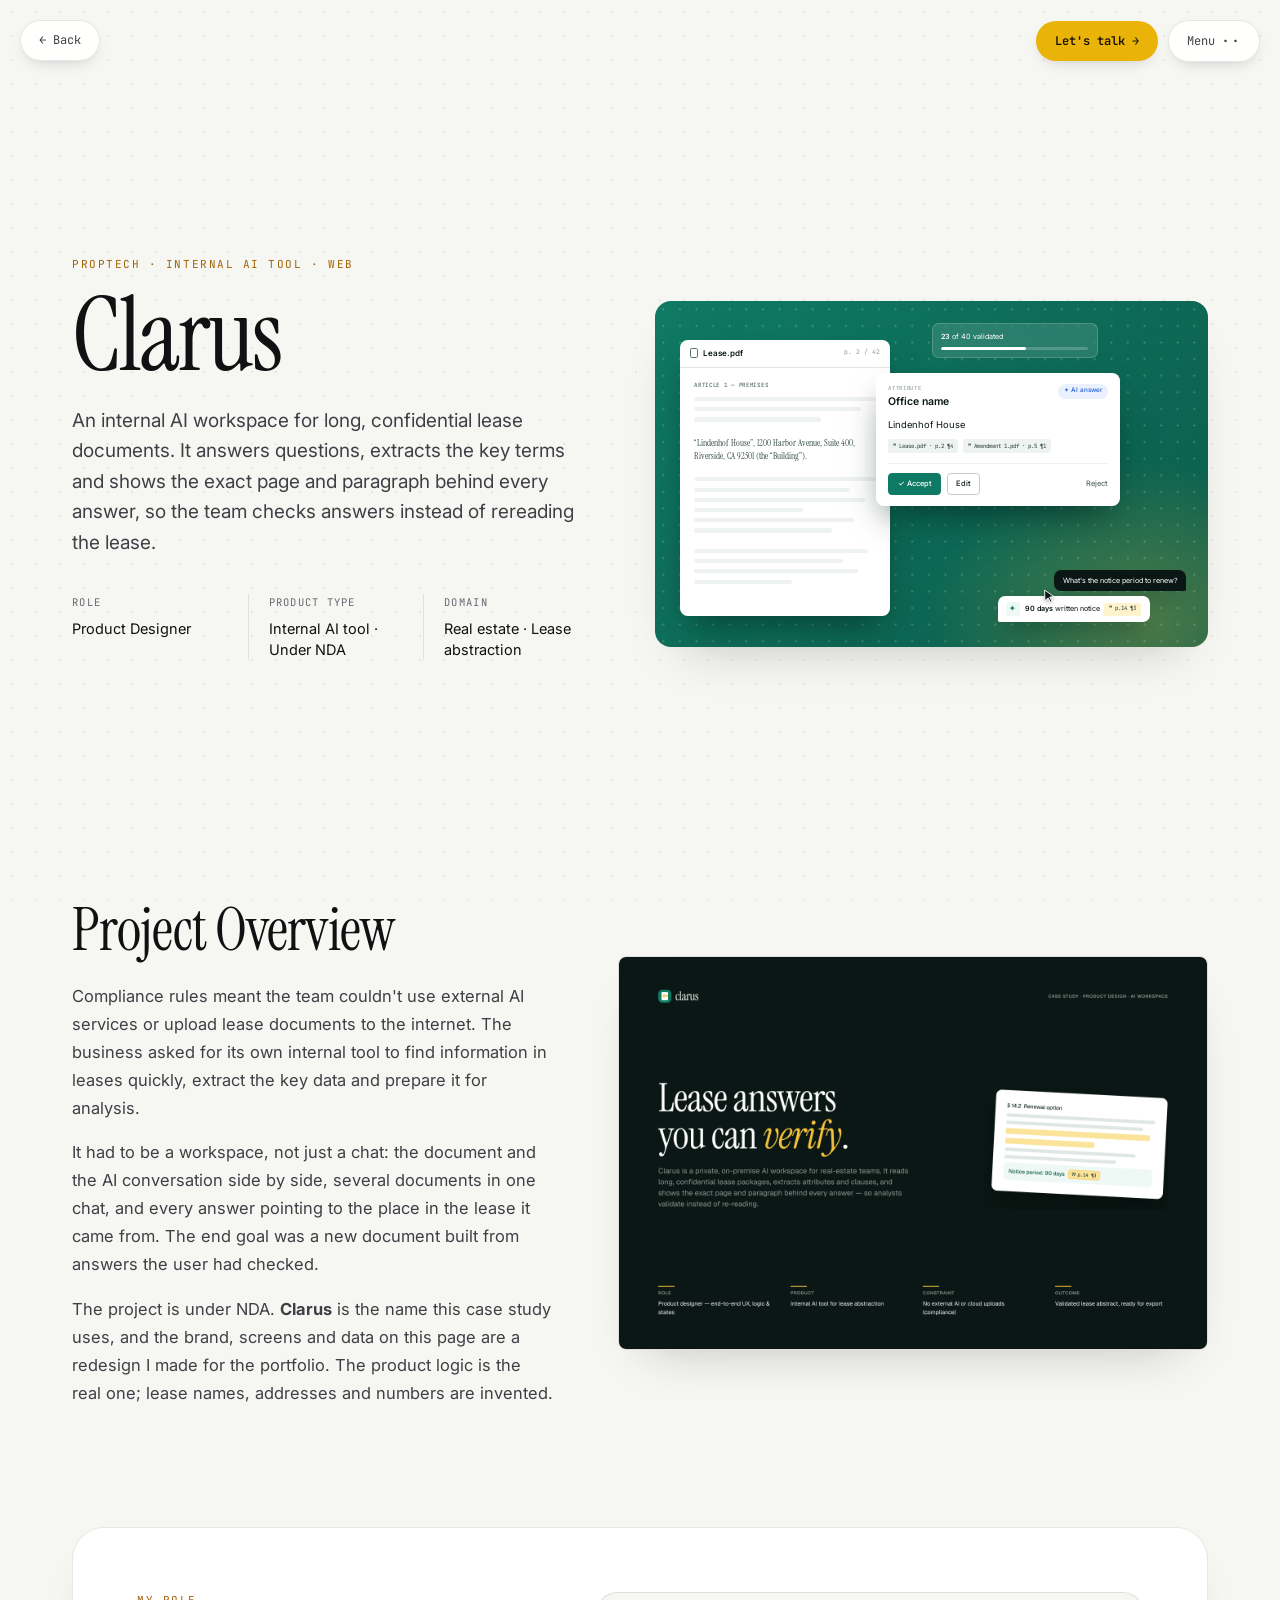
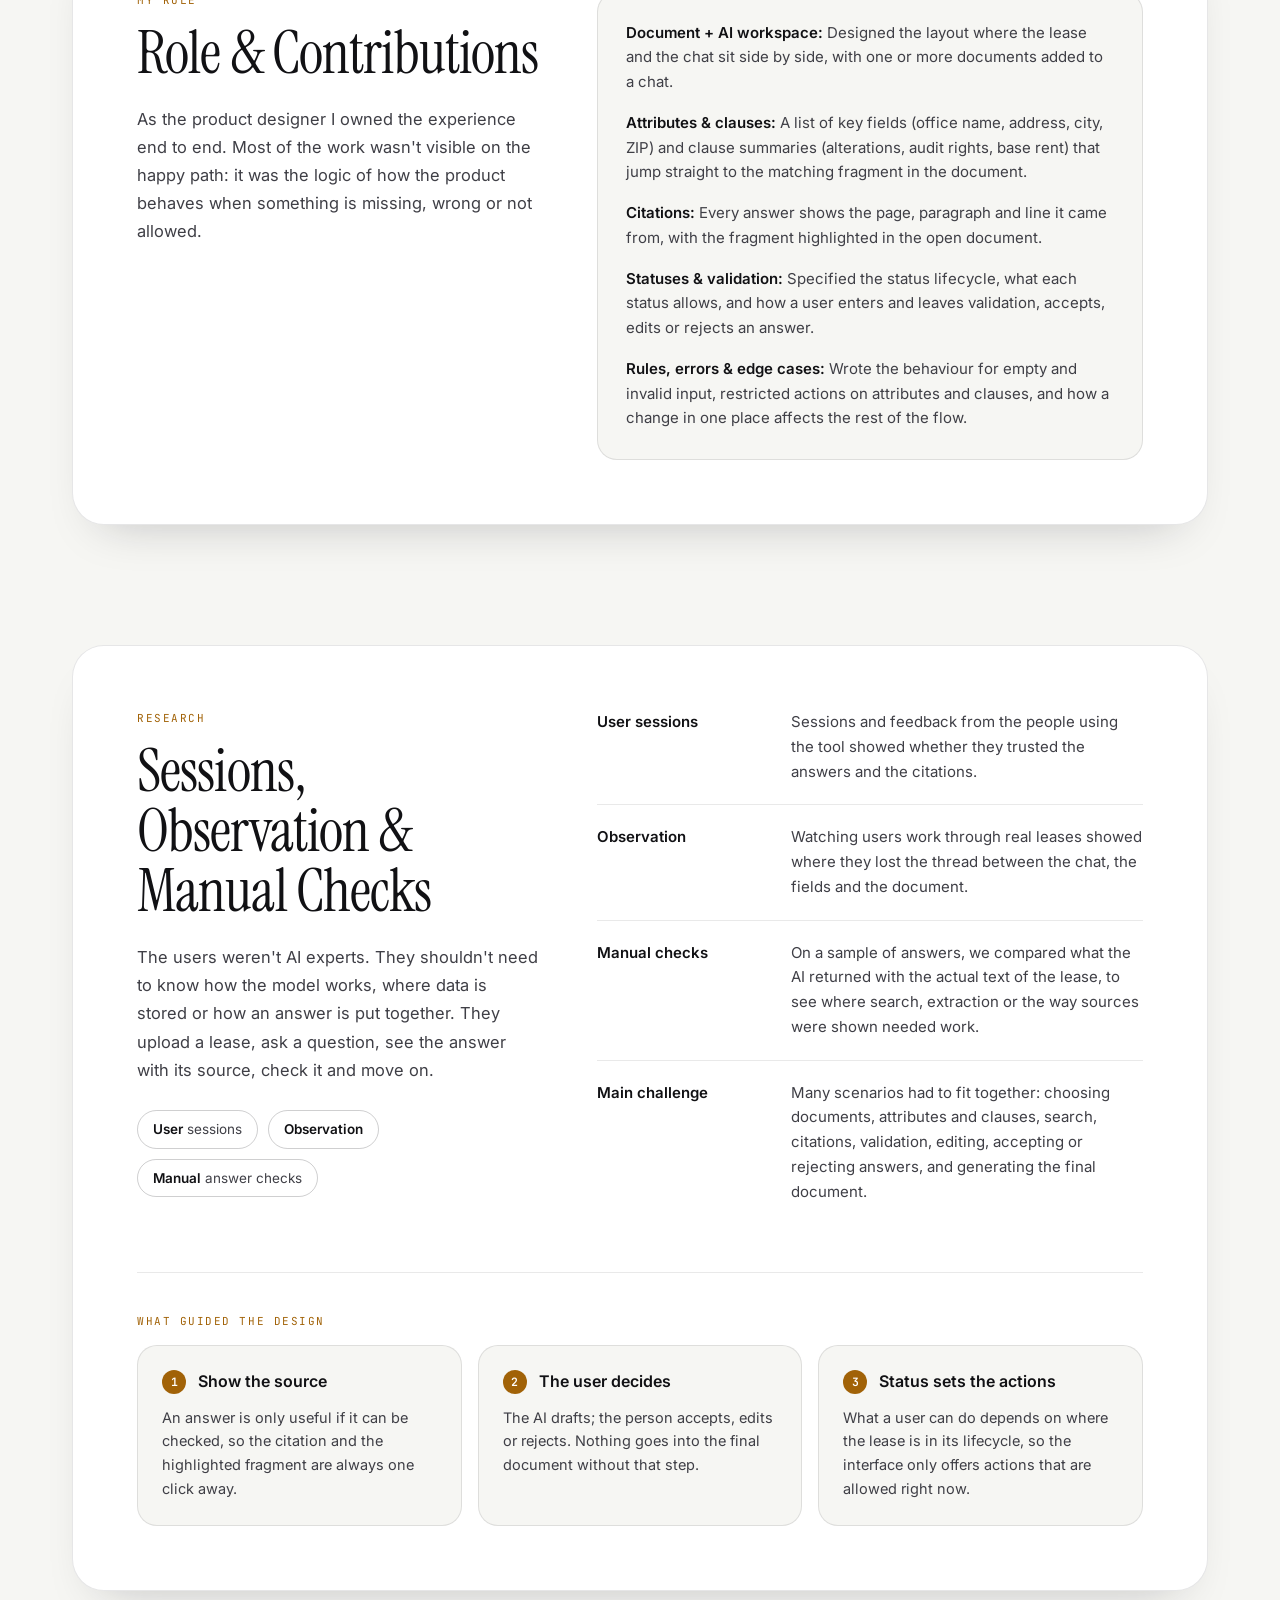
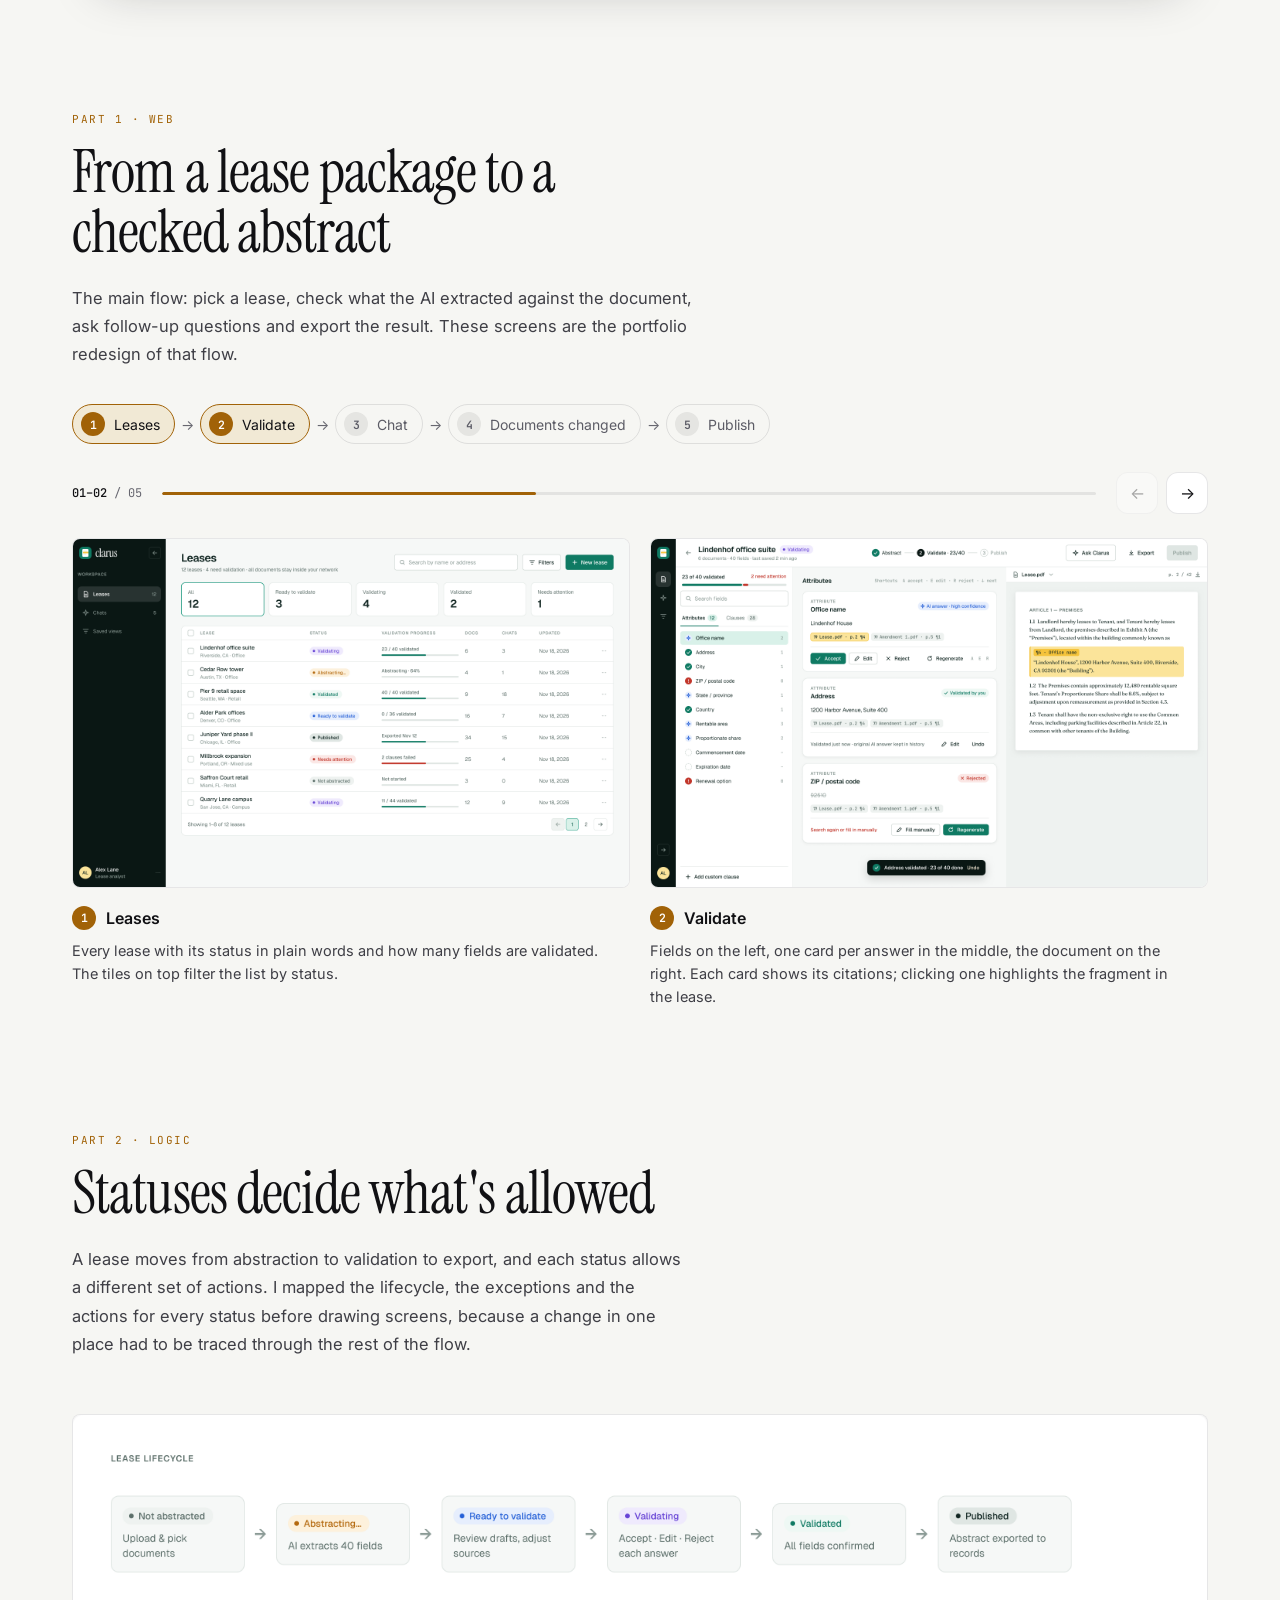
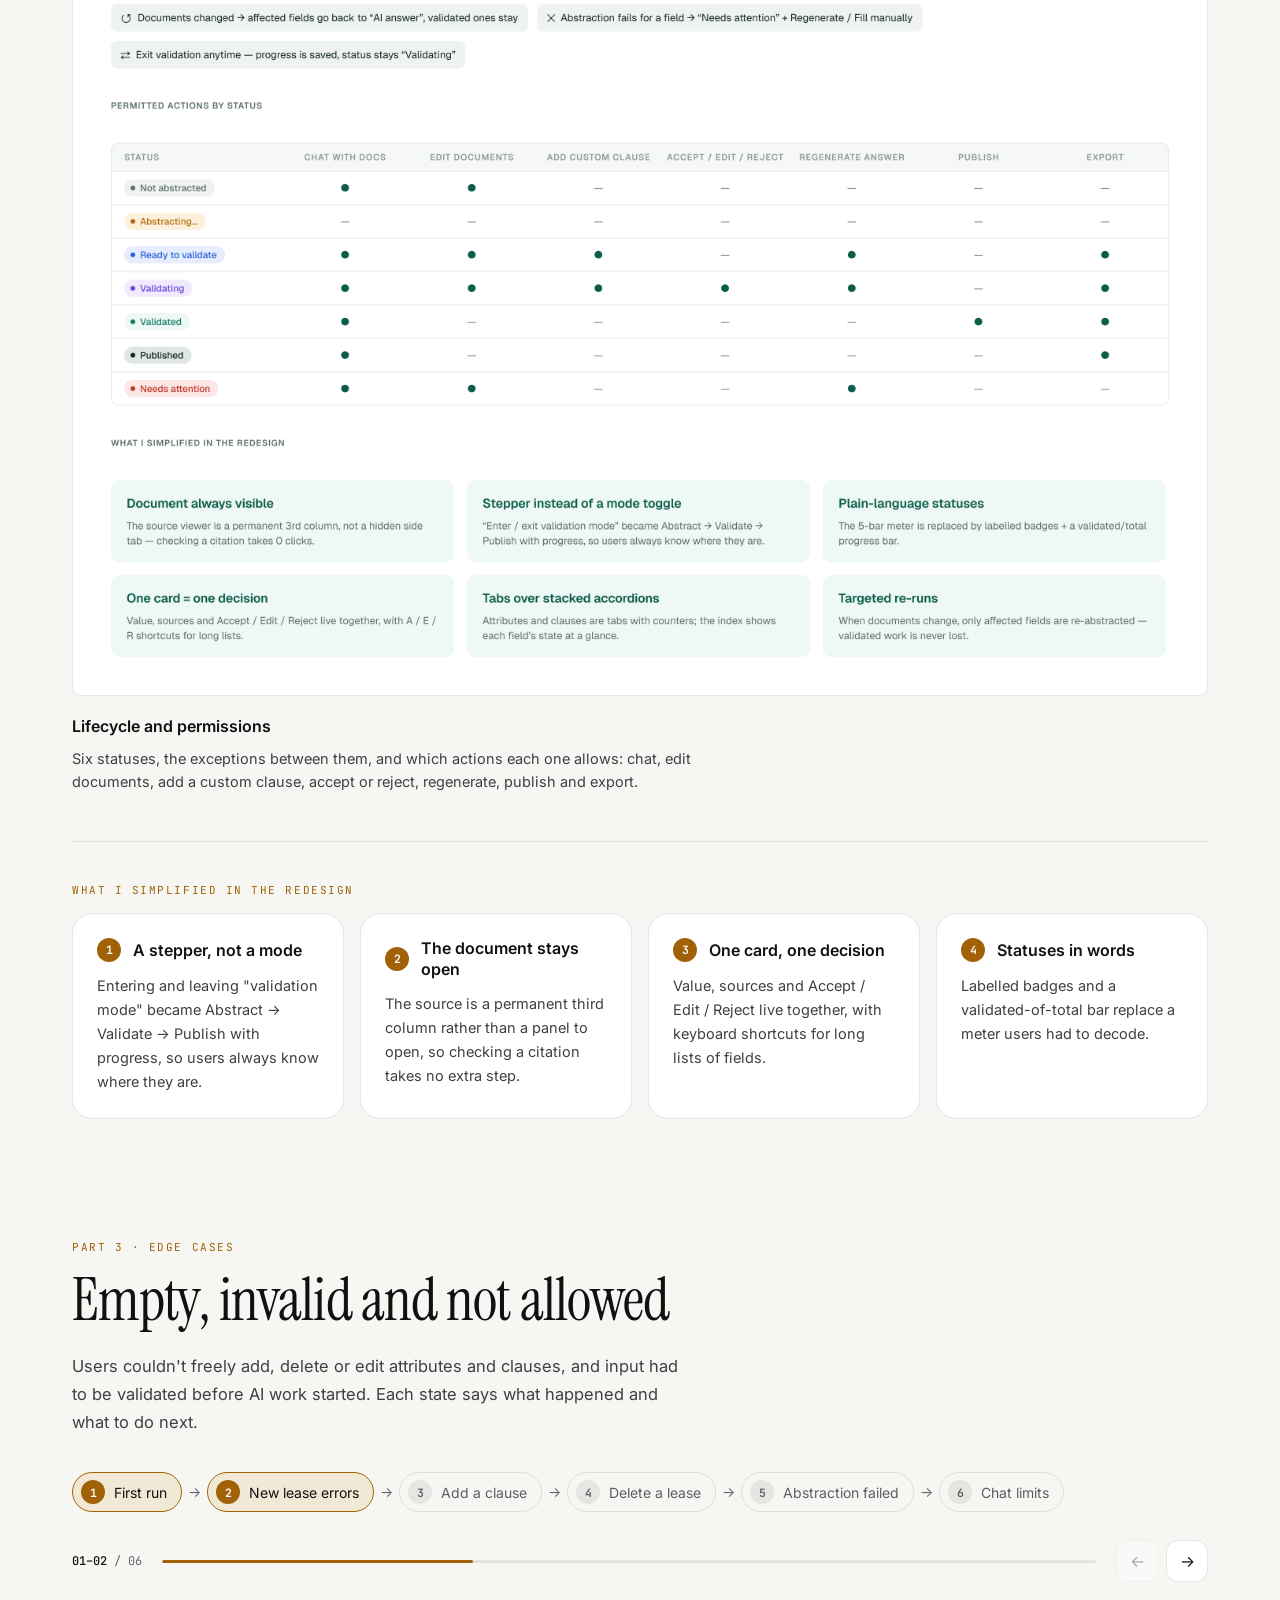
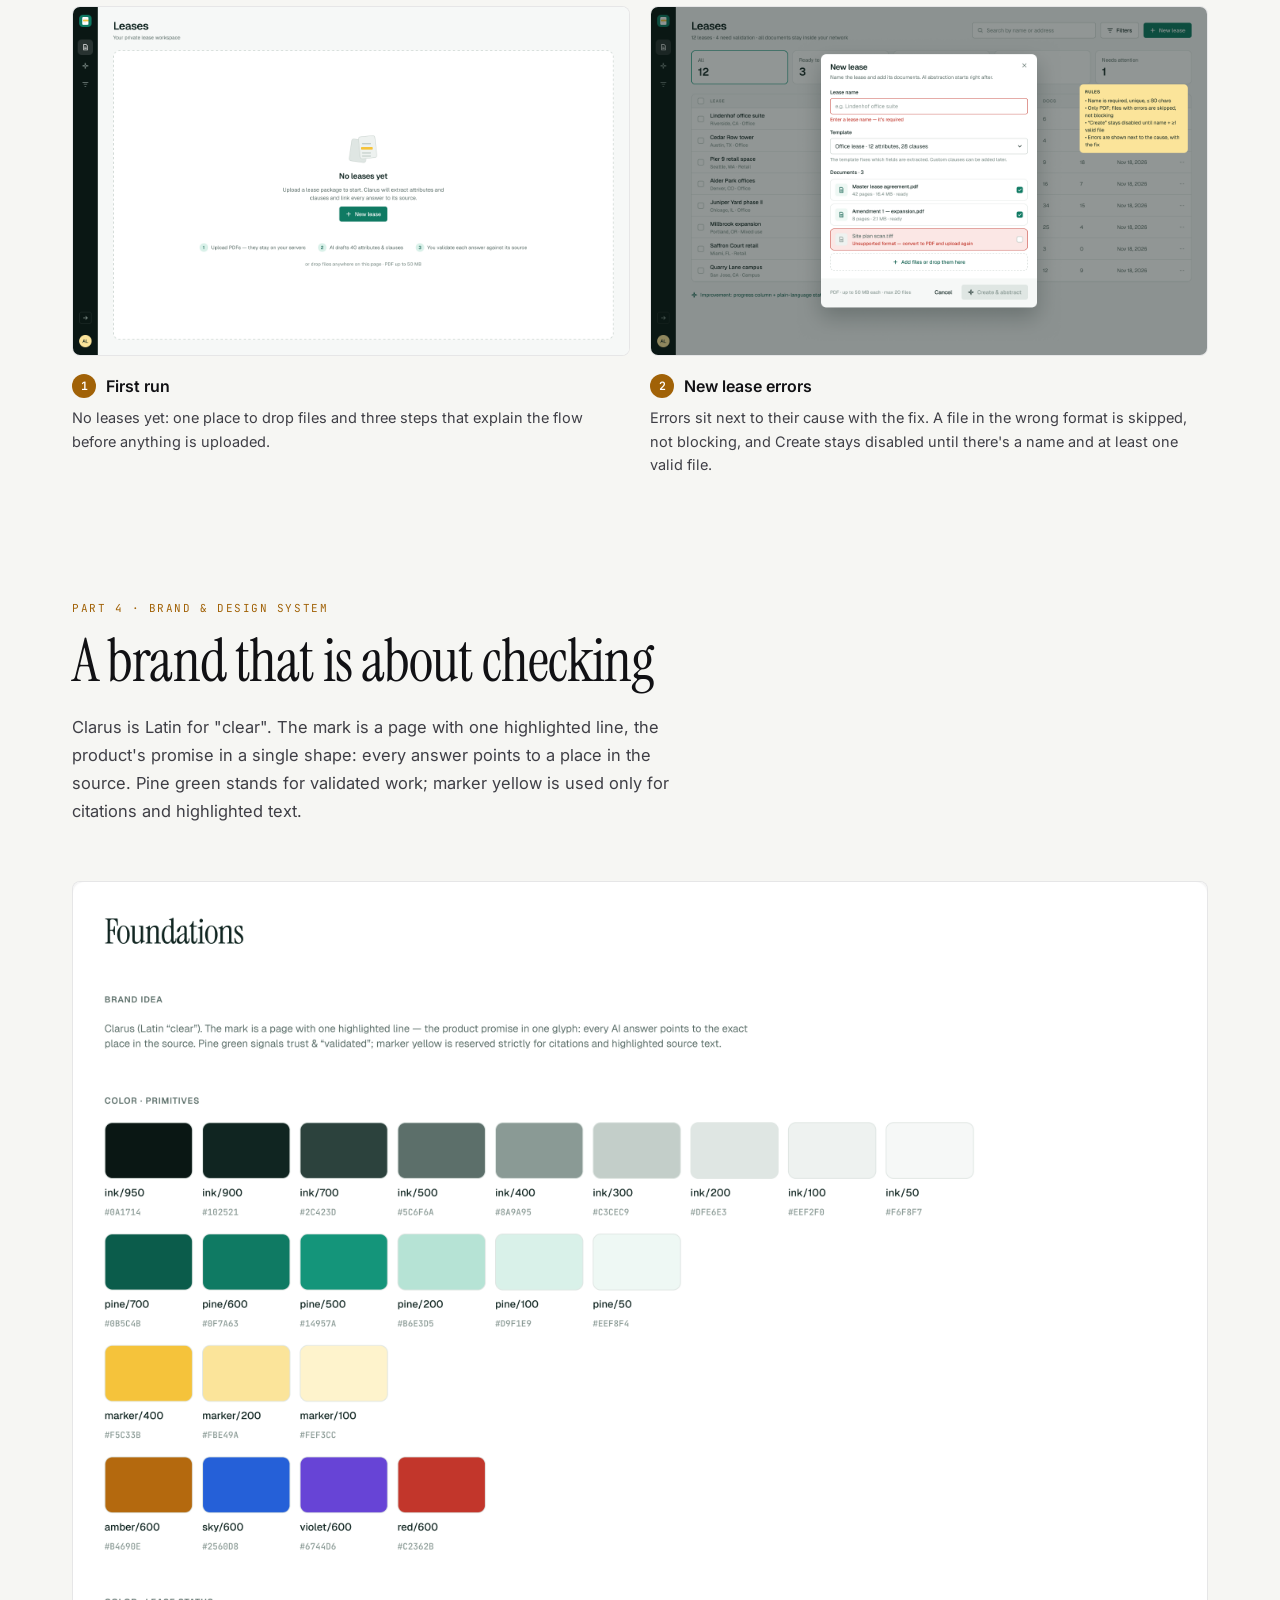
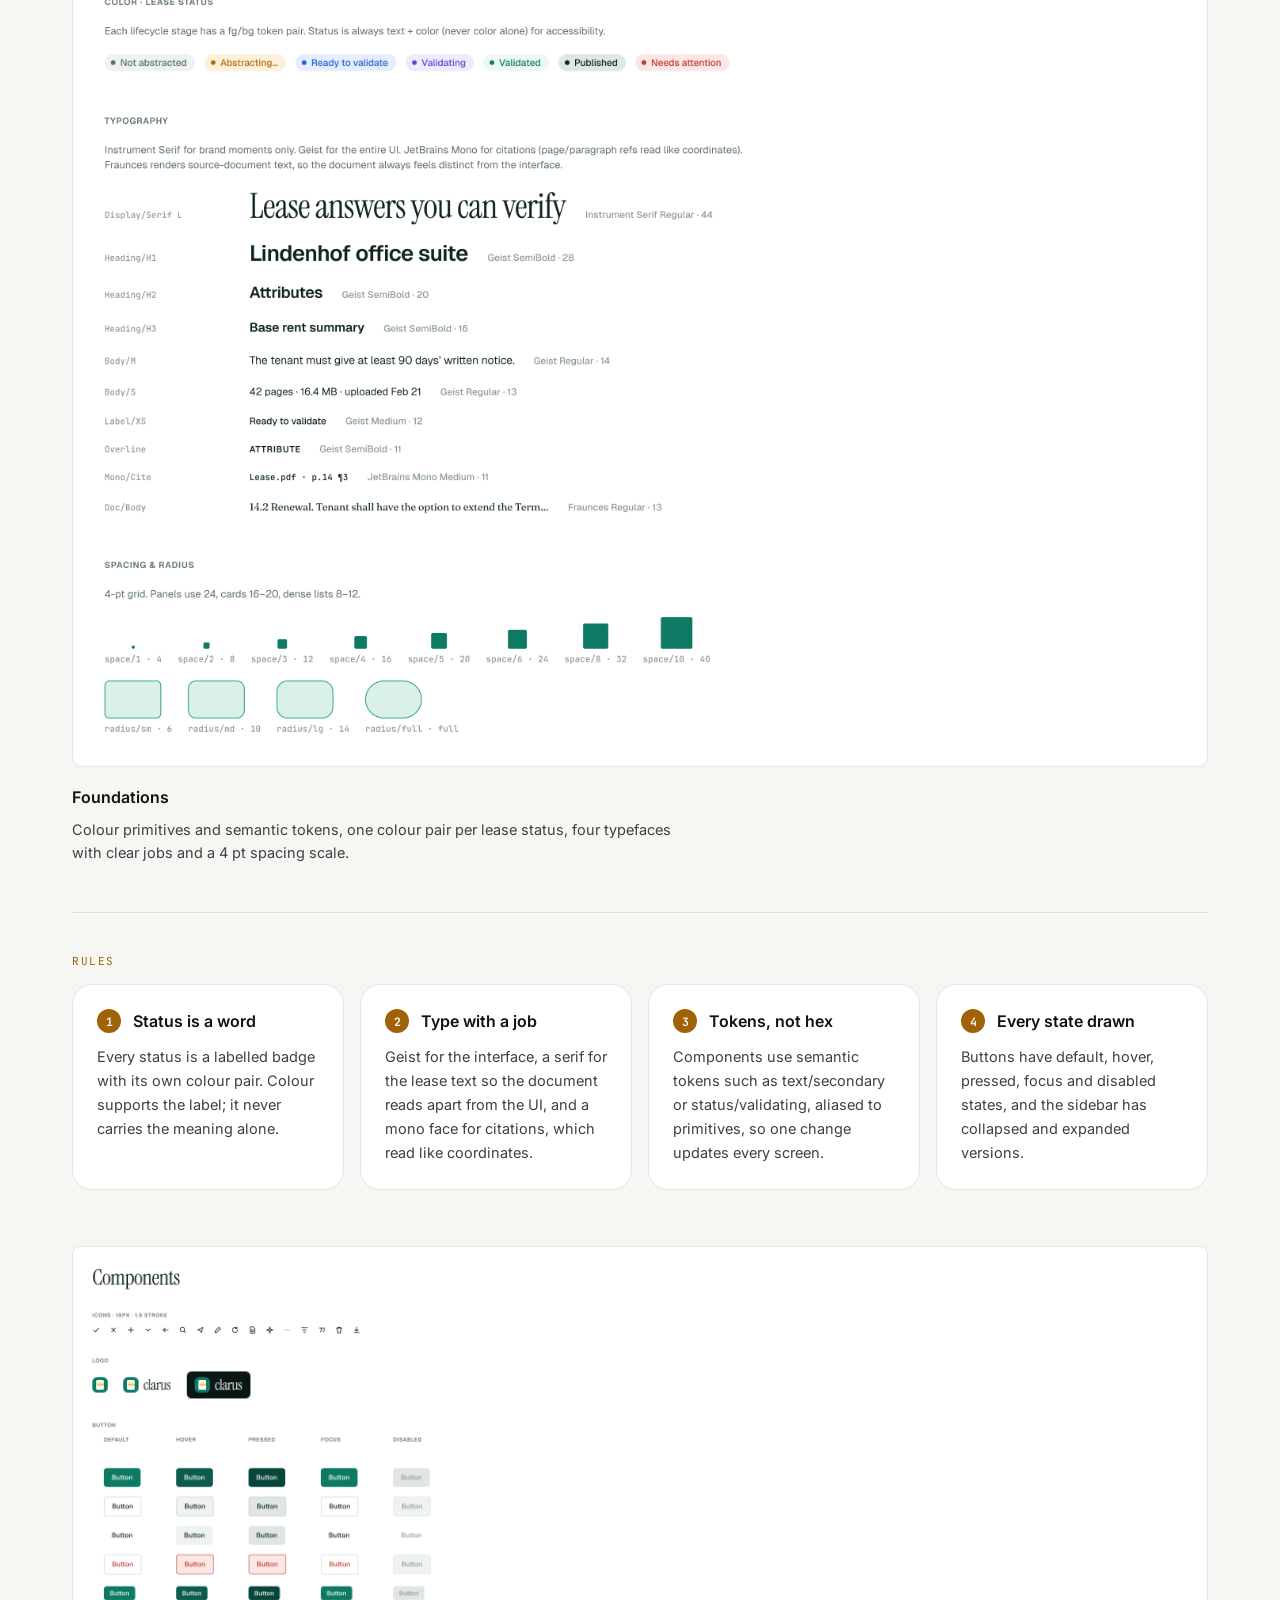
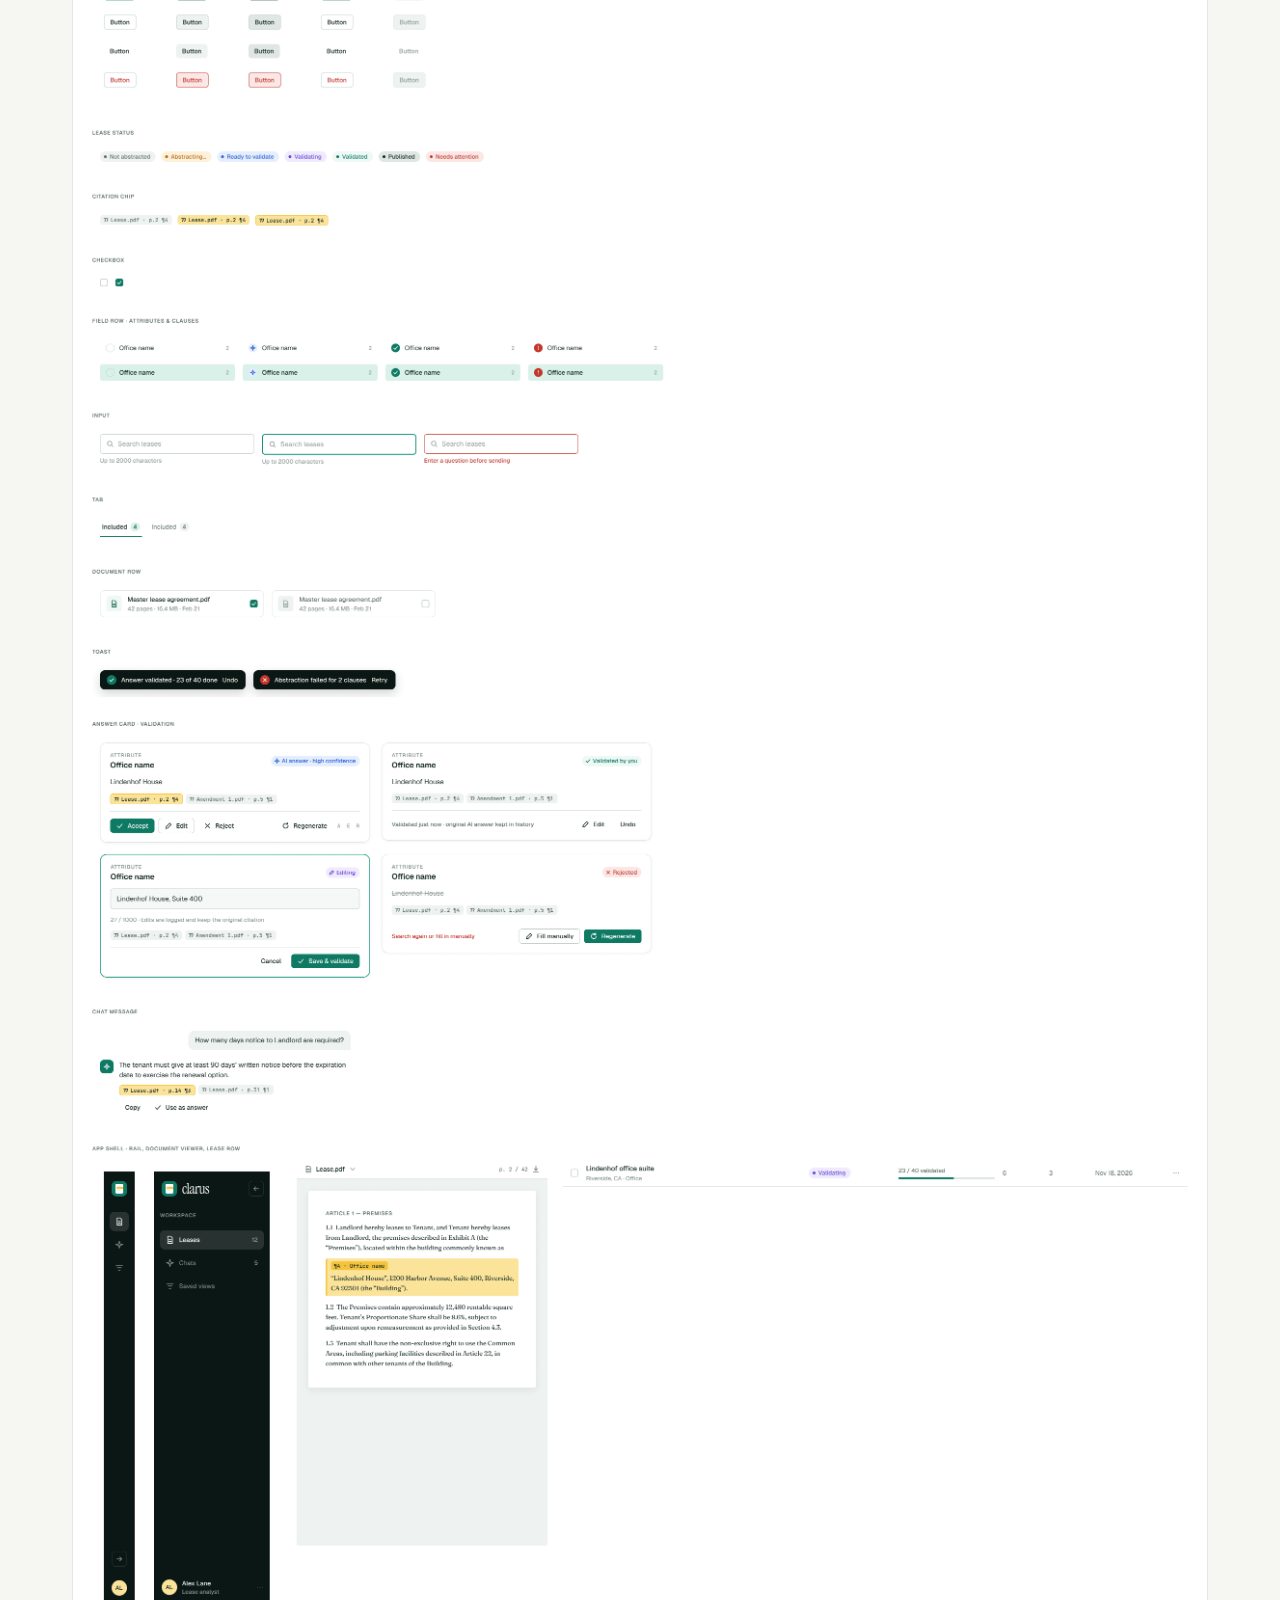
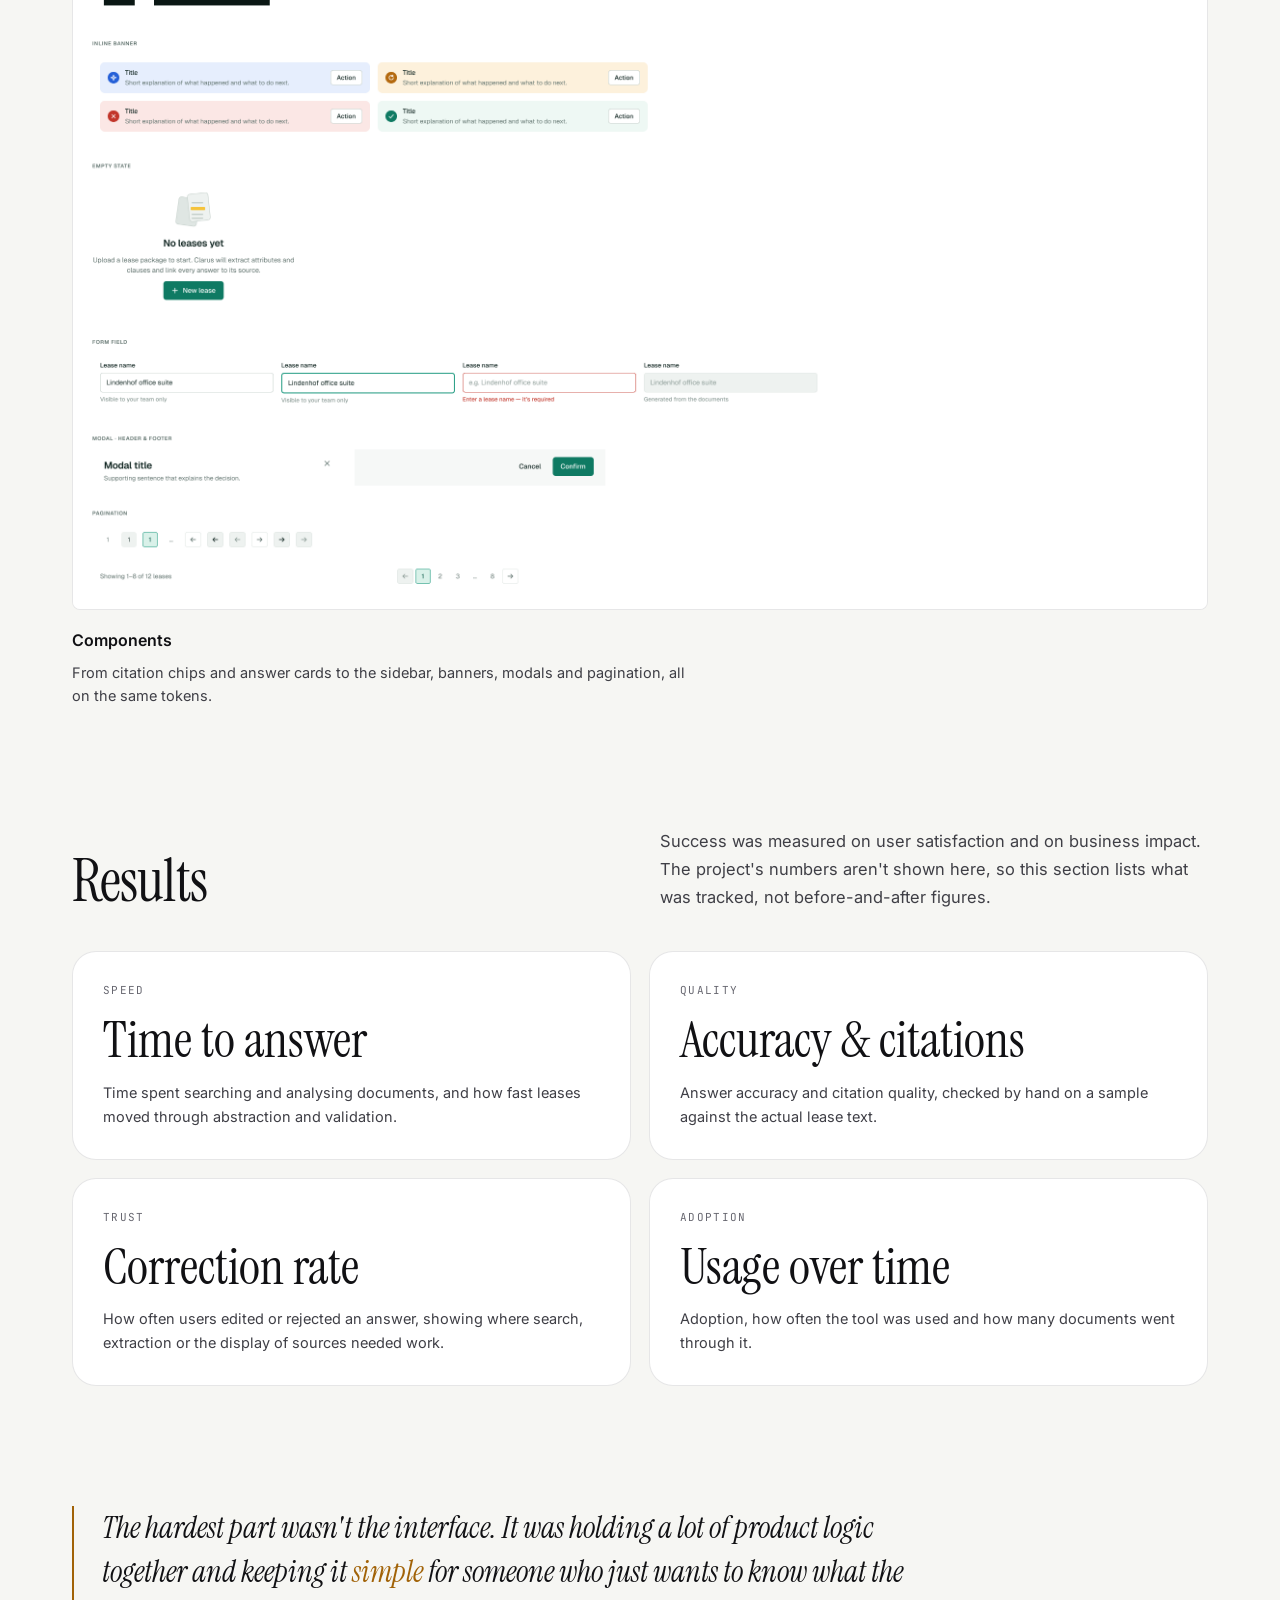
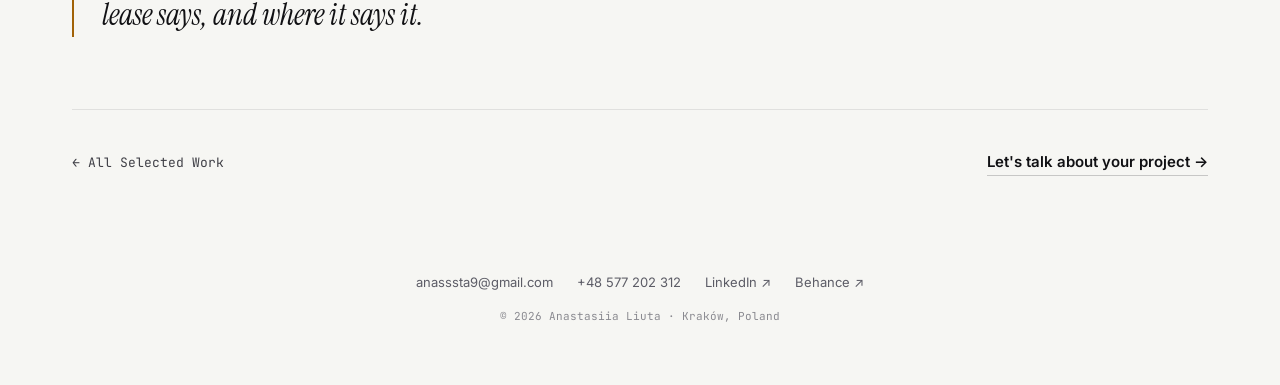
<file: clarus.html>
<!DOCTYPE html>
<html lang="en">
<head>
  <meta charset="UTF-8" />
  <meta name="viewport" content="width=device-width, initial-scale=1.0" />
  <title>Clarus — Case Study · Anastasiia Liuta</title>
  <meta name="description" content="Clarus — an internal AI workspace for confidential lease documents. Document and AI chat side by side, citations to the page and paragraph, validation, statuses and export. Product design by Anastasiia Liuta." />
  <meta property="og:title" content="Clarus — Case Study · Anastasiia Liuta" />
  <meta property="og:description" content="An internal AI workspace that answers questions about confidential leases and shows exactly where each answer comes from." />
  <link rel="preconnect" href="https://fonts.googleapis.com" />
  <link rel="preconnect" href="https://fonts.gstatic.com" crossorigin />
  <link href="https://fonts.googleapis.com/css2?family=Instrument+Serif:ital@0;1&family=Inter:wght@400;500;600;700&family=JetBrains+Mono:wght@400;500&display=swap" rel="stylesheet" />
  <link rel="stylesheet" href="style.css" />
</head>
<body class="theme-light">

  <!-- CASE TOP BAR -->
  <nav class="case-topbar">
    <a href="index.html#work" class="case-pill">← Back</a>
    <div class="case-topbar__group">
      <a href="https://t.me/LiuAna" target="_blank" rel="noopener" class="case-pill case-pill--cta">Let's talk →</a>
      <div class="case-menu" id="caseMenu">
        <button type="button" class="case-pill case-menu__trigger" aria-haspopup="true" aria-expanded="false">
          Menu <span class="case-menu__dots">··</span>
        </button>
        <div class="case-menu__panel" role="menu">
          <a href="index.html" class="case-menu__link" role="menuitem">Home</a>
          <a href="ai-agent.html" class="case-menu__link" role="menuitem">Lumen AI</a>
          <a href="healthconnect.html" class="case-menu__link" role="menuitem">HealthConnect</a>
          <a href="clarus.html" class="case-menu__link is-current" role="menuitem">Clarus</a>
          <a href="petpal.html" class="case-menu__link" role="menuitem">PetPal</a>
          <a href="mailto:anasssta9@gmail.com" class="case-menu__link" role="menuitem">Email</a>
        </div>
      </div>
    </div>
  </nav>

  <!-- HERO -->
  <header class="cs-hero">
    <div class="cs-wrap cs-hero__grid">
      <div>
        <span class="cs-eyebrow">PropTech · Internal AI tool · Web</span>
        <h1 class="cs-hero__title">Clarus</h1>
        <p class="cs-hero__tagline">
          An internal AI workspace for long, confidential lease documents. It answers questions,
          extracts the key terms and shows the exact page and paragraph behind every answer, so the
          team checks answers instead of rereading the lease.
        </p>
        <dl class="cs-facts">
          <div><dt>Role</dt><dd>Product Designer</dd></div>
          <div><dt>Product type</dt><dd>Internal AI tool · Under NDA</dd></div>
          <div><dt>Domain</dt><dd>Real estate · Lease abstraction</dd></div>
        </dl>
      </div>
      <div class="cs-hero__visual cs-cl" role="img" aria-label="Clarus in motion: a citation chip on an AI answer is clicked and the matching paragraph lights up in the lease, then the answer is accepted, its badge turns to Validated and the progress moves from 23 to 24 of 40">
        <div class="cs-cl__doc" aria-hidden="true">
          <div class="cs-cl__docbar"><i></i>Lease.pdf<span>p. 2 / 42</span></div>
          <div class="cs-cl__page">
            <h4>ARTICLE 1 — PREMISES</h4>
            <span class="cs-cl__line"></span>
            <span class="cs-cl__line" style="--w:92%"></span>
            <span class="cs-cl__line" style="--w:70%"></span>
            <div class="cs-cl__hl">
              <span class="cs-cl__tag">¶4 · Office name</span>
              <p>“Lindenhof House”, 1200 Harbor Avenue, Suite 400, Riverside, CA 92501 (the “Building”).</p>
            </div>
            <span class="cs-cl__line"></span>
            <span class="cs-cl__line" style="--w:86%"></span>
            <span class="cs-cl__line" style="--w:94%"></span>
            <span class="cs-cl__line" style="--w:60%"></span>
            <span class="cs-cl__line" style="--w:88%"></span>
            <span class="cs-cl__line" style="--w:76%"></span>
            <span class="cs-cl__line" style="--w:0%"></span>
            <span class="cs-cl__line" style="--w:96%"></span>
            <span class="cs-cl__line" style="--w:82%"></span>
            <span class="cs-cl__line" style="--w:90%"></span>
            <span class="cs-cl__line" style="--w:54%"></span>
          </div>
        </div>
        <div class="cs-cl__progress" aria-hidden="true">
          <span class="cs-cl__count"><span><b>23</b> of 40 validated</span><span><b>24</b> of 40 validated</span></span>
          <span class="cs-cl__track"><i></i></span>
        </div>
        <div class="cs-cl__card" aria-hidden="true">
          <div class="cs-cl__head">
            <div><small>ATTRIBUTE</small><b>Office name</b></div>
            <span class="cs-cl__badges"><em class="cs-cl__badge cs-cl__badge--ai">✦ AI answer</em><em class="cs-cl__badge cs-cl__badge--ok">✓ Validated by you</em></span>
          </div>
          <div class="cs-cl__value">Lindenhof House</div>
          <div class="cs-cl__chips"><span class="cs-cl__chip cs-cl__chip--src">❞ Lease.pdf · p.2 ¶4</span><span class="cs-cl__chip">❞ Amendment 1.pdf · p.5 ¶1</span></div>
          <div class="cs-cl__acts"><span class="cs-cl__btn cs-cl__btn--primary">✓ Accept</span><span class="cs-cl__btn">Edit</span><span>Reject</span></div>
        </div>
        <div class="cs-cl__toast" aria-hidden="true"><i></i>Office name validated · 24 of 40<b>Undo</b></div>
        <div class="cs-cl__chat" aria-hidden="true">
          <div class="cs-cl__q">What's the notice period to renew?</div>
          <div class="cs-cl__a"><span class="cs-cl__spark">✦</span><span><b>90 days</b> written notice</span><span class="cs-cl__chip">❞ p.14 ¶3</span></div>
        </div>
        <svg class="cs-cl__cursor" viewBox="0 0 24 24" aria-hidden="true"><path d="M4 2.5 19.5 13l-7 1.2 3.9 7.1-2.6 1.4-3.9-7.2L4.5 20Z" fill="#0A1714" stroke="#fff" stroke-width="1.5" stroke-linejoin="round"/></svg>
      </div>
    </div>
  </header>

  <main>

    <!-- PROJECT OVERVIEW -->
    <section class="cs-section reveal" id="overview" aria-labelledby="overview-title">
      <div class="cs-wrap cs-overview">
        <div>
          <h2 class="cs-h2" id="overview-title">Project Overview</h2>
          <p class="cs-lead">
            Compliance rules meant the team couldn't use external AI services or upload lease documents
            to the internet. The business asked for its own internal tool to find information in leases
            quickly, extract the key data and prepare it for analysis.
          </p>
          <p class="cs-lead">
            It had to be a workspace, not just a chat: the document and the AI conversation side by
            side, several documents in one chat, and every answer pointing to the place in the lease it
            came from. The end goal was a new document built from answers the user had checked.
          </p>
          <p class="cs-lead">
            The project is under NDA. <b>Clarus</b> is the name this case study uses, and the brand,
            screens and data on this page are a redesign I made for the portfolio. The product logic
            is the real one; lease names, addresses and numbers are invented.
          </p>
        </div>
        <figure class="cs-overview__media cs-overview__media--screen">
          <img src="assets/clarus/cover-board.png" width="2880" height="1920" loading="lazy"
               alt="Clarus cover: the headline Lease answers you can verify, a lease paragraph with a highlighted line and a citation chip, and the project's role, product, constraint and outcome" />
        </figure>
      </div>
    </section>

    <!-- ROLE & CONTRIBUTIONS -->
    <section class="cs-section reveal" aria-labelledby="role-title">
      <div class="cs-wrap">
        <div class="cs-band cs-band__grid">
          <div>
            <span class="cs-eyebrow">My role</span>
            <h2 class="cs-h2" id="role-title">Role &amp; Contributions</h2>
            <p class="cs-lead">
              As the product designer I owned the experience end to end. Most of the work wasn't
              visible on the happy path: it was the logic of how the product behaves when something is
              missing, wrong or not allowed.
            </p>
          </div>
          <ul class="cs-glass cs-contrib">
            <li><strong>Document + AI workspace:</strong> Designed the layout where the lease and the chat sit side by side, with one or more documents added to a chat.</li>
            <li><strong>Attributes &amp; clauses:</strong> A list of key fields (office name, address, city, ZIP) and clause summaries (alterations, audit rights, base rent) that jump straight to the matching fragment in the document.</li>
            <li><strong>Citations:</strong> Every answer shows the page, paragraph and line it came from, with the fragment highlighted in the open document.</li>
            <li><strong>Statuses &amp; validation:</strong> Specified the status lifecycle, what each status allows, and how a user enters and leaves validation, accepts, edits or rejects an answer.</li>
            <li><strong>Rules, errors &amp; edge cases:</strong> Wrote the behaviour for empty and invalid input, restricted actions on attributes and clauses, and how a change in one place affects the rest of the flow.</li>
          </ul>
        </div>
      </div>
    </section>

    <!-- RESEARCH -->
    <section class="cs-section reveal" aria-labelledby="research-title">
      <div class="cs-wrap">
        <div class="cs-band">
          <div class="cs-band__grid">
            <div>
              <span class="cs-eyebrow">Research</span>
              <h2 class="cs-h2" id="research-title">Sessions, Observation &amp; Manual Checks</h2>
              <p class="cs-lead">
                The users weren't AI experts. They shouldn't need to know how the model works, where
                data is stored or how an answer is put together. They upload a lease, ask a question,
                see the answer with its source, check it and move on.
              </p>
              <ul class="cs-pills">
                <li><b>User</b> sessions</li>
                <li><b>Observation</b></li>
                <li><b>Manual</b> answer checks</li>
              </ul>
            </div>
            <dl class="cs-deflist">
              <div><dt>User sessions</dt><dd>Sessions and feedback from the people using the tool showed whether they trusted the answers and the citations.</dd></div>
              <div><dt>Observation</dt><dd>Watching users work through real leases showed where they lost the thread between the chat, the fields and the document.</dd></div>
              <div><dt>Manual checks</dt><dd>On a sample of answers, we compared what the AI returned with the actual text of the lease, to see where search, extraction or the way sources were shown needed work.</dd></div>
              <div><dt>Main challenge</dt><dd>Many scenarios had to fit together: choosing documents, attributes and clauses, search, citations, validation, editing, accepting or rejecting answers, and generating the final document.</dd></div>
            </dl>
          </div>

          <div class="cs-sub">
            <span class="cs-eyebrow">What guided the design</span>
            <div class="cs-cards">
              <article class="cs-card">
                <div class="cs-card__head"><span class="cs-num">1</span><h3>Show the source</h3></div>
                <p>An answer is only useful if it can be checked, so the citation and the highlighted fragment are always one click away.</p>
              </article>
              <article class="cs-card">
                <div class="cs-card__head"><span class="cs-num">2</span><h3>The user decides</h3></div>
                <p>The AI drafts; the person accepts, edits or rejects. Nothing goes into the final document without that step.</p>
              </article>
              <article class="cs-card">
                <div class="cs-card__head"><span class="cs-num">3</span><h3>Status sets the actions</h3></div>
                <p>What a user can do depends on where the lease is in its lifecycle, so the interface only offers actions that are allowed right now.</p>
              </article>
            </div>
          </div>
        </div>
      </div>
    </section>

    <!-- PART 1 · THE WORKSPACE -->
    <section class="cs-section reveal" id="workspace" aria-labelledby="workspace-title">
      <div class="cs-wrap" data-slider>
        <div class="cs-part__intro">
          <span class="cs-eyebrow">Part 1 · Web</span>
          <h2 class="cs-h2" id="workspace-title">From a lease package to a checked abstract</h2>
          <p class="cs-lead">
            The main flow: pick a lease, check what the AI extracted against the document, ask
            follow-up questions and export the result. These screens are the portfolio redesign of
            that flow.
          </p>
        </div>

        <ol class="cs-steps">
          <li><button type="button" class="cs-step"><span class="cs-num">1</span>Leases</button></li>
          <li><button type="button" class="cs-step"><span class="cs-num">2</span>Validate</button></li>
          <li><button type="button" class="cs-step"><span class="cs-num">3</span>Chat</button></li>
          <li><button type="button" class="cs-step"><span class="cs-num">4</span>Documents changed</button></li>
          <li><button type="button" class="cs-step"><span class="cs-num">5</span>Publish</button></li>
        </ol>

        <div class="cs-bar">
          <span class="cs-counter" aria-live="polite"></span>
          <span class="cs-progress"><span></span></span>
          <div class="cs-arrows">
            <button type="button" class="cs-arrow" data-prev aria-label="Previous screens">←</button>
            <button type="button" class="cs-arrow" data-next aria-label="Next screens">→</button>
          </div>
        </div>

        <div class="cs-track">
          <figure class="cs-slide">
            <div class="cs-shot cs-shot--natural"><img src="assets/clarus/leases.png" width="2880" height="1800" loading="lazy" alt="Leases list with an expanded sidebar, status filter tiles, a table with status badges and validation progress for each lease, and pagination" /></div>
            <figcaption><h3><span class="cs-num">1</span>Leases</h3><p>Every lease with its status in plain words and how many fields are validated. The tiles on top filter the list by status.</p></figcaption>
          </figure>
          <figure class="cs-slide">
            <div class="cs-shot cs-shot--natural"><img src="assets/clarus/workspace.png" width="2880" height="1800" loading="lazy" alt="Validation workspace: field index with progress, answer cards with Accept, Edit and Reject, and the lease with the cited paragraph highlighted" /></div>
            <figcaption><h3><span class="cs-num">2</span>Validate</h3><p>Fields on the left, one card per answer in the middle, the document on the right. Each card shows its citations; clicking one highlights the fragment in the lease.</p></figcaption>
          </figure>
          <figure class="cs-slide">
            <div class="cs-shot cs-shot--natural"><img src="assets/clarus/chat.png" width="2880" height="1800" loading="lazy" alt="Chat with the lease: questions and AI answers with citation chips to several documents, next to the open document" /></div>
            <figcaption><h3><span class="cs-num">3</span>Chat</h3><p>Free questions across all documents in the chat. Answers carry the same citation chips as the fields, so a chat answer is checked the same way.</p></figcaption>
          </figure>
          <figure class="cs-slide">
            <div class="cs-shot cs-shot--natural"><img src="assets/clarus/documents-changed.png" width="2880" height="1800" loading="lazy" alt="Documents changed: a notice that an amendment was added and only the affected fields are being re-abstracted, while validated fields stay as they are" /></div>
            <figcaption><h3><span class="cs-num">4</span>Documents changed</h3><p>When a document is added or removed, only the fields it affects go back to review. Answers the user already validated stay.</p></figcaption>
          </figure>
          <figure class="cs-slide">
            <div class="cs-shot cs-shot--natural"><img src="assets/clarus/publish.png" width="2880" height="1800" loading="lazy" alt="Publish dialog: a summary of validated, edited and custom fields, export options and a note on reopening validation later" /></div>
            <figcaption><h3><span class="cs-num">5</span>Publish</h3><p>Once every field is validated, a summary shows what goes out and where: the records system, a PDF abstract or Excel. Each field keeps its citation in the export.</p></figcaption>
          </figure>
        </div>
      </div>
    </section>

    <!-- PART 2 · LOGIC -->
    <section class="cs-section reveal" id="logic" aria-labelledby="logic-title">
      <div class="cs-wrap">
        <div class="cs-part__intro">
          <span class="cs-eyebrow">Part 2 · Logic</span>
          <h2 class="cs-h2" id="logic-title">Statuses decide what's allowed</h2>
          <p class="cs-lead">
            A lease moves from abstraction to validation to export, and each status allows a
            different set of actions. I mapped the lifecycle, the exceptions and the actions for
            every status before drawing screens, because a change in one place had to be traced
            through the rest of the flow.
          </p>
        </div>

        <figure class="cs-feature">
          <div class="cs-shot cs-shot--natural"><img src="assets/clarus/logic.png" width="2880" height="2236" loading="lazy" alt="Lease lifecycle from Not abstracted to Published, the exceptions, a table of permitted actions for each status, and six cards on what was simplified" /></div>
          <figcaption><h3>Lifecycle and permissions</h3><p>Six statuses, the exceptions between them, and which actions each one allows: chat, edit documents, add a custom clause, accept or reject, regenerate, publish and export.</p></figcaption>
        </figure>

        <div class="cs-sub">
          <span class="cs-eyebrow">What I simplified in the redesign</span>
          <div class="cs-cards">
            <article class="cs-card">
              <div class="cs-card__head"><span class="cs-num">1</span><h3>A stepper, not a mode</h3></div>
              <p>Entering and leaving "validation mode" became Abstract → Validate → Publish with progress, so users always know where they are.</p>
            </article>
            <article class="cs-card">
              <div class="cs-card__head"><span class="cs-num">2</span><h3>The document stays open</h3></div>
              <p>The source is a permanent third column rather than a panel to open, so checking a citation takes no extra step.</p>
            </article>
            <article class="cs-card">
              <div class="cs-card__head"><span class="cs-num">3</span><h3>One card, one decision</h3></div>
              <p>Value, sources and Accept / Edit / Reject live together, with keyboard shortcuts for long lists of fields.</p>
            </article>
            <article class="cs-card">
              <div class="cs-card__head"><span class="cs-num">4</span><h3>Statuses in words</h3></div>
              <p>Labelled badges and a validated-of-total bar replace a meter users had to decode.</p>
            </article>
          </div>
        </div>
      </div>
    </section>

    <!-- PART 3 · STATES -->
    <section class="cs-section reveal" id="states" aria-labelledby="states-title">
      <div class="cs-wrap" data-slider>
        <div class="cs-part__intro">
          <span class="cs-eyebrow">Part 3 · Edge cases</span>
          <h2 class="cs-h2" id="states-title">Empty, invalid and not allowed</h2>
          <p class="cs-lead">
            Users couldn't freely add, delete or edit attributes and clauses, and input had to be
            validated before AI work started. Each state says what happened and what to do next.
          </p>
        </div>

        <ol class="cs-steps">
          <li><button type="button" class="cs-step"><span class="cs-num">1</span>First run</button></li>
          <li><button type="button" class="cs-step"><span class="cs-num">2</span>New lease errors</button></li>
          <li><button type="button" class="cs-step"><span class="cs-num">3</span>Add a clause</button></li>
          <li><button type="button" class="cs-step"><span class="cs-num">4</span>Delete a lease</button></li>
          <li><button type="button" class="cs-step"><span class="cs-num">5</span>Abstraction failed</button></li>
          <li><button type="button" class="cs-step"><span class="cs-num">6</span>Chat limits</button></li>
        </ol>

        <div class="cs-bar">
          <span class="cs-counter" aria-live="polite"></span>
          <span class="cs-progress"><span></span></span>
          <div class="cs-arrows">
            <button type="button" class="cs-arrow" data-prev aria-label="Previous screens">←</button>
            <button type="button" class="cs-arrow" data-next aria-label="Next screens">→</button>
          </div>
        </div>

        <div class="cs-track">
          <figure class="cs-slide">
            <div class="cs-shot cs-shot--natural"><img src="assets/clarus/empty.png" width="2880" height="1800" loading="lazy" alt="Empty leases page with an upload area and three steps explaining how Clarus works" /></div>
            <figcaption><h3><span class="cs-num">1</span>First run</h3><p>No leases yet: one place to drop files and three steps that explain the flow before anything is uploaded.</p></figcaption>
          </figure>
          <figure class="cs-slide">
            <div class="cs-shot cs-shot--natural"><img src="assets/clarus/new-lease-errors.png" width="2880" height="1800" loading="lazy" alt="New lease dialog with a missing name error, an unsupported file flagged in the document list and a disabled Create button" /></div>
            <figcaption><h3><span class="cs-num">2</span>New lease errors</h3><p>Errors sit next to their cause with the fix. A file in the wrong format is skipped, not blocking, and Create stays disabled until there's a name and at least one valid file.</p></figcaption>
          </figure>
          <figure class="cs-slide">
            <div class="cs-shot cs-shot--natural"><img src="assets/clarus/add-clause.png" width="2880" height="1800" loading="lazy" alt="Add clause dialog with a searchable clause library, clauses already added shown as unavailable, and a field for a custom clause" /></div>
            <figcaption><h3><span class="cs-num">3</span>Add a clause</h3><p>Clauses come from a library; ones already in the lease can't be added twice. A custom clause is possible, within a limit.</p></figcaption>
          </figure>
          <figure class="cs-slide">
            <div class="cs-shot cs-shot--natural"><img src="assets/clarus/delete-lease.png" width="2880" height="1800" loading="lazy" alt="Delete lease dialog listing the documents, answers and chats that will be affected, with a type-the-name confirmation field and a disabled Delete button" /></div>
            <figcaption><h3><span class="cs-num">4</span>Delete a lease</h3><p>The dialog lists what will be lost. Typing the lease name confirms it, and only the lease owner can delete.</p></figcaption>
          </figure>
          <figure class="cs-slide">
            <div class="cs-shot cs-shot--natural"><img src="assets/clarus/abstraction-failed.png" width="2880" height="1800" loading="lazy" alt="Workspace with a Needs attention status, an error banner about fields that weren't found and cards offering Fill manually or Regenerate" /></div>
            <figcaption><h3><span class="cs-num">5</span>Abstraction failed</h3><p>When the AI can't find a field, the lease is marked Needs attention and the card offers two ways forward: fill it in by hand or regenerate.</p></figcaption>
          </figure>
          <figure class="cs-slide">
            <div class="cs-shot cs-shot--natural"><img src="assets/clarus/chat-limits.png" width="2880" height="1800" loading="lazy" alt="Chat with a warning that a source document was deleted, a greyed-out citation chip, and an info banner that the question limit is reached with a Start new chat button" /></div>
            <figcaption><h3><span class="cs-num">6</span>Chat limits</h3><p>If a cited document is deleted, its chips turn grey instead of breaking. When a chat reaches its question limit, the composer is disabled and a new chat is one click away.</p></figcaption>
          </figure>
        </div>
      </div>
    </section>

    <!-- PART 4 · DESIGN SYSTEM -->
    <section class="cs-section reveal" id="system" aria-labelledby="system-title">
      <div class="cs-wrap">
        <div class="cs-part__intro">
          <span class="cs-eyebrow">Part 4 · Brand &amp; design system</span>
          <h2 class="cs-h2" id="system-title">A brand that is about checking</h2>
          <p class="cs-lead">
            Clarus is Latin for "clear". The mark is a page with one highlighted line, the product's
            promise in a single shape: every answer points to a place in the source. Pine green stands
            for validated work; marker yellow is used only for citations and highlighted text.
          </p>
        </div>

        <figure class="cs-feature">
          <div class="cs-shot cs-shot--natural"><img src="assets/clarus/ds-foundations.png" width="2864" height="3748" loading="lazy" alt="Foundations board: brand idea, colour primitives, lease status colours, the type scale and the spacing and radius scales" /></div>
          <figcaption><h3>Foundations</h3><p>Colour primitives and semantic tokens, one colour pair per lease status, four typefaces with clear jobs and a 4 pt spacing scale.</p></figcaption>
        </figure>

        <div class="cs-sub">
          <span class="cs-eyebrow">Rules</span>
          <div class="cs-cards">
            <article class="cs-card">
              <div class="cs-card__head"><span class="cs-num">1</span><h3>Status is a word</h3></div>
              <p>Every status is a labelled badge with its own colour pair. Colour supports the label; it never carries the meaning alone.</p>
            </article>
            <article class="cs-card">
              <div class="cs-card__head"><span class="cs-num">2</span><h3>Type with a job</h3></div>
              <p>Geist for the interface, a serif for the lease text so the document reads apart from the UI, and a mono face for citations, which read like coordinates.</p>
            </article>
            <article class="cs-card">
              <div class="cs-card__head"><span class="cs-num">3</span><h3>Tokens, not hex</h3></div>
              <p>Components use semantic tokens such as text/secondary or status/validating, aliased to primitives, so one change updates every screen.</p>
            </article>
            <article class="cs-card">
              <div class="cs-card__head"><span class="cs-num">4</span><h3>Every state drawn</h3></div>
              <p>Buttons have default, hover, pressed, focus and disabled states, and the sidebar has collapsed and expanded versions.</p>
            </article>
          </div>
        </div>

        <figure class="cs-feature">
          <div class="cs-shot cs-shot--natural"><img src="assets/clarus/ds-components.png" width="2352" height="5313" loading="lazy" alt="Components board: icons, logo, buttons in every state, status badges, citation chips, field rows, inputs, tabs, document rows, toasts, answer cards, chat messages, sidebar, document viewer, lease rows, banners, empty state, form fields, modal parts and pagination" /></div>
          <figcaption><h3>Components</h3><p>From citation chips and answer cards to the sidebar, banners, modals and pagination, all on the same tokens.</p></figcaption>
        </figure>
      </div>
    </section>

    <!-- RESULTS -->
    <section class="cs-section reveal" id="results" aria-labelledby="results-title">
      <div class="cs-wrap">
        <div class="cs-results__head">
          <h2 class="cs-h2" id="results-title">Results</h2>
          <p class="cs-lead">
            Success was measured on user satisfaction and on business impact. The project's numbers
            aren't shown here, so this section lists what was tracked, not before-and-after figures.
          </p>
        </div>
        <div class="cs-results__grid">
          <article class="cs-result">
            <p class="cs-result__label">Speed</p>
            <p class="cs-result__value">Time to answer</p>
            <p>Time spent searching and analysing documents, and how fast leases moved through abstraction and validation.</p>
          </article>
          <article class="cs-result">
            <p class="cs-result__label">Quality</p>
            <p class="cs-result__value">Accuracy &amp; citations</p>
            <p>Answer accuracy and citation quality, checked by hand on a sample against the actual lease text.</p>
          </article>
          <article class="cs-result">
            <p class="cs-result__label">Trust</p>
            <p class="cs-result__value">Correction rate</p>
            <p>How often users edited or rejected an answer, showing where search, extraction or the display of sources needed work.</p>
          </article>
          <article class="cs-result">
            <p class="cs-result__label">Adoption</p>
            <p class="cs-result__value">Usage over time</p>
            <p>Adoption, how often the tool was used and how many documents went through it.</p>
          </article>
        </div>
      </div>
    </section>

    <!-- CLOSING -->
    <section class="cs-section cs-close reveal">
      <div class="cs-wrap">
        <blockquote class="cs-quote">
          The hardest part wasn't the interface. It was holding a lot of product logic together and
          keeping it <em>simple</em> for someone who just wants to know what the lease says, and where it says it.
        </blockquote>
        <div class="case-nav-footer">
          <a href="index.html#work" class="case-nav-footer__link">← All Selected Work</a>
          <a href="mailto:anasssta9@gmail.com" class="case-nav-footer__cta">Let's talk about your project →</a>
        </div>
      </div>
    </section>

  </main>

  <!-- BOTTOM LINKS -->
  <footer class="bottom-links">
    <div class="bottom-links__row">
      <a href="mailto:anasssta9@gmail.com">anasssta9@gmail.com</a>
      <a href="tel:+48577202312">+48 577 202 312</a>
      <a href="#" target="_blank" rel="noopener">LinkedIn ↗</a>
      <a href="#" target="_blank" rel="noopener">Behance ↗</a>
    </div>
    <p class="bottom-links__copyright">© 2026 Anastasiia Liuta · Kraków, Poland</p>
  </footer>

  <script src="js/case.js" defer></script>
</body>
</html>
</file>
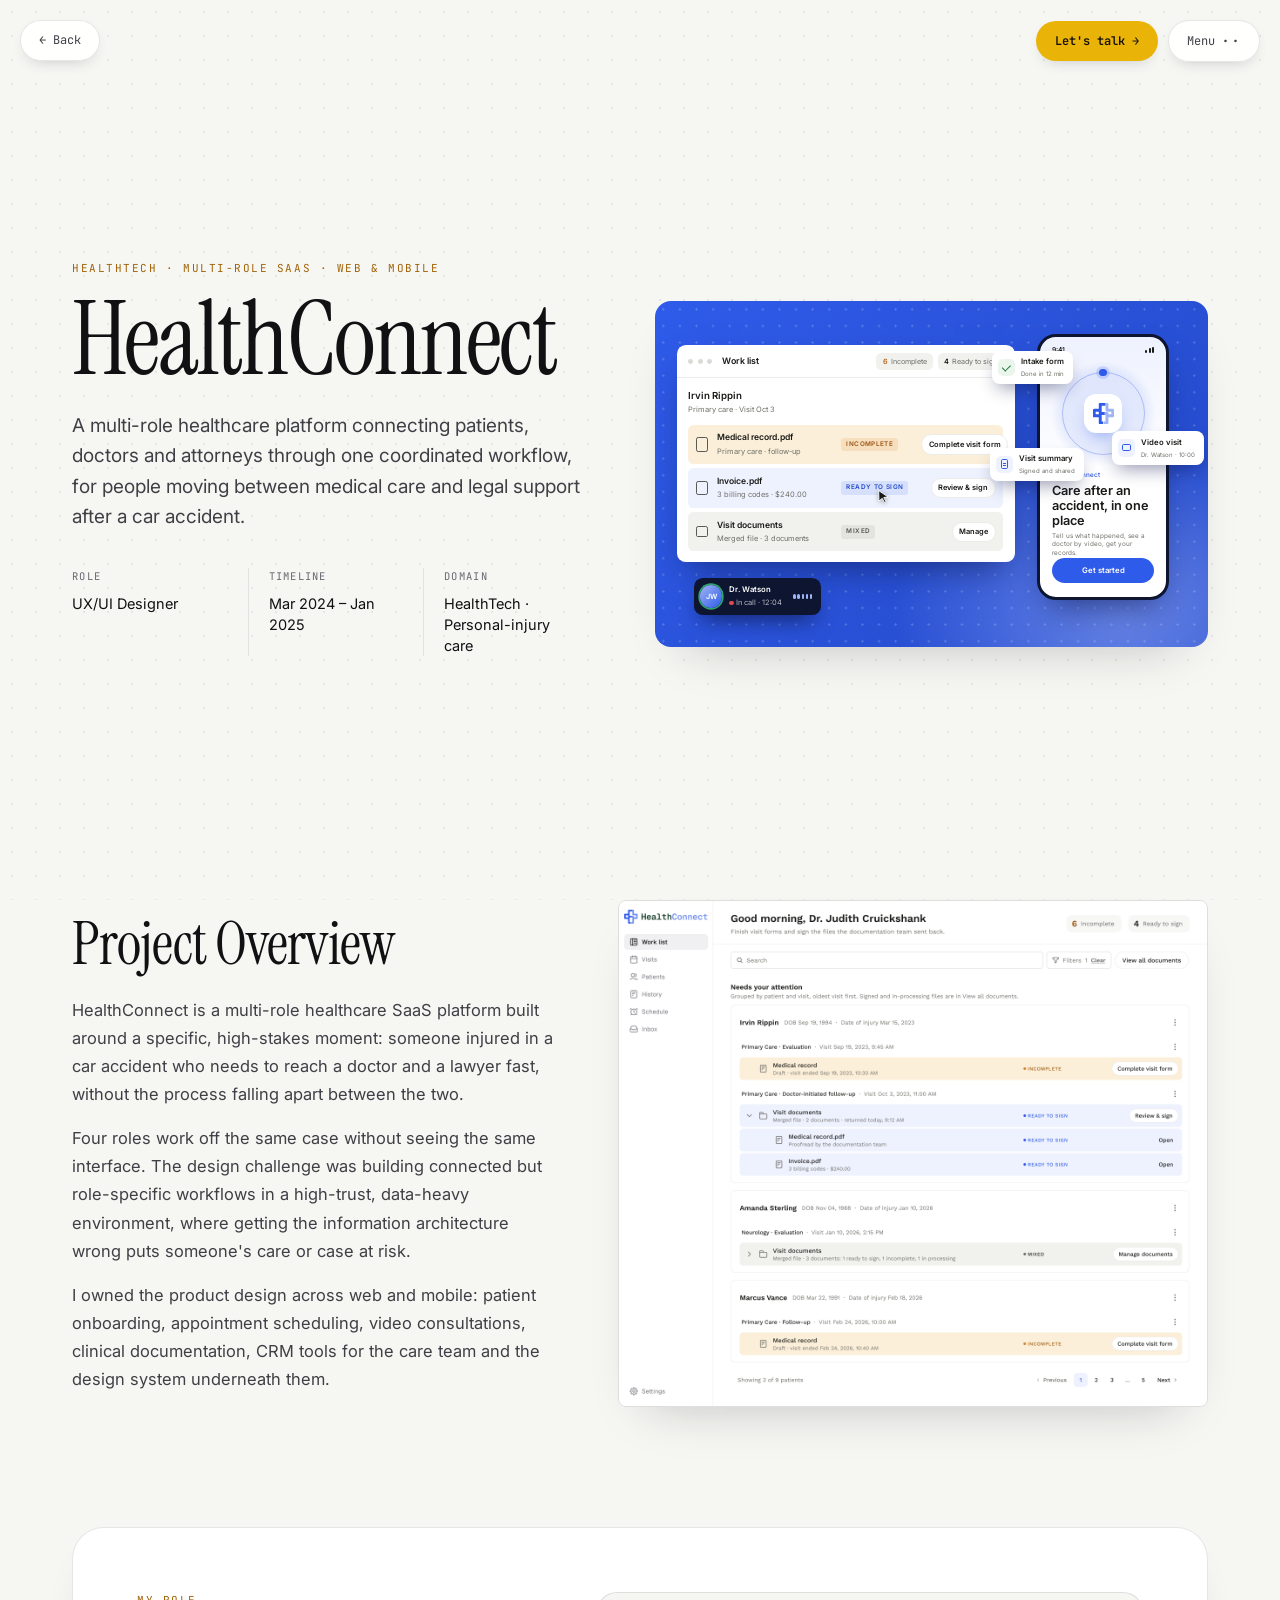
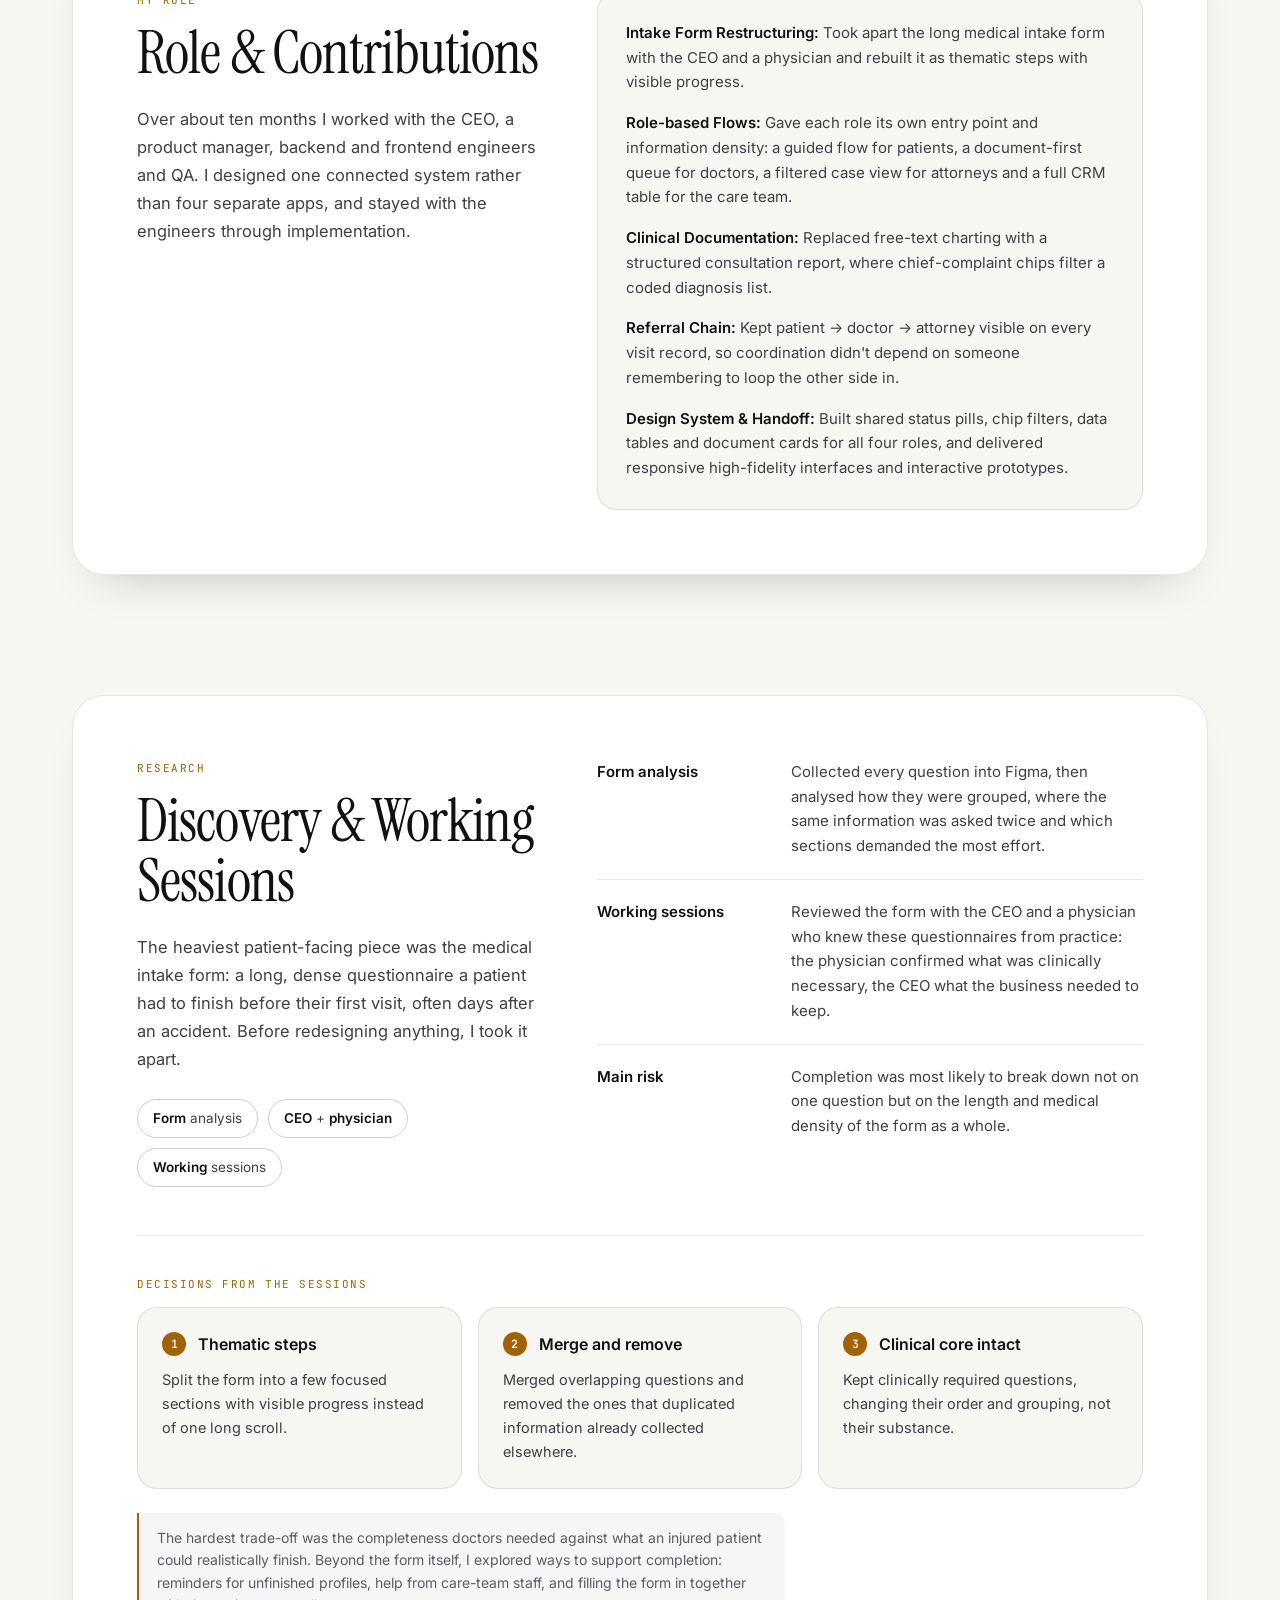
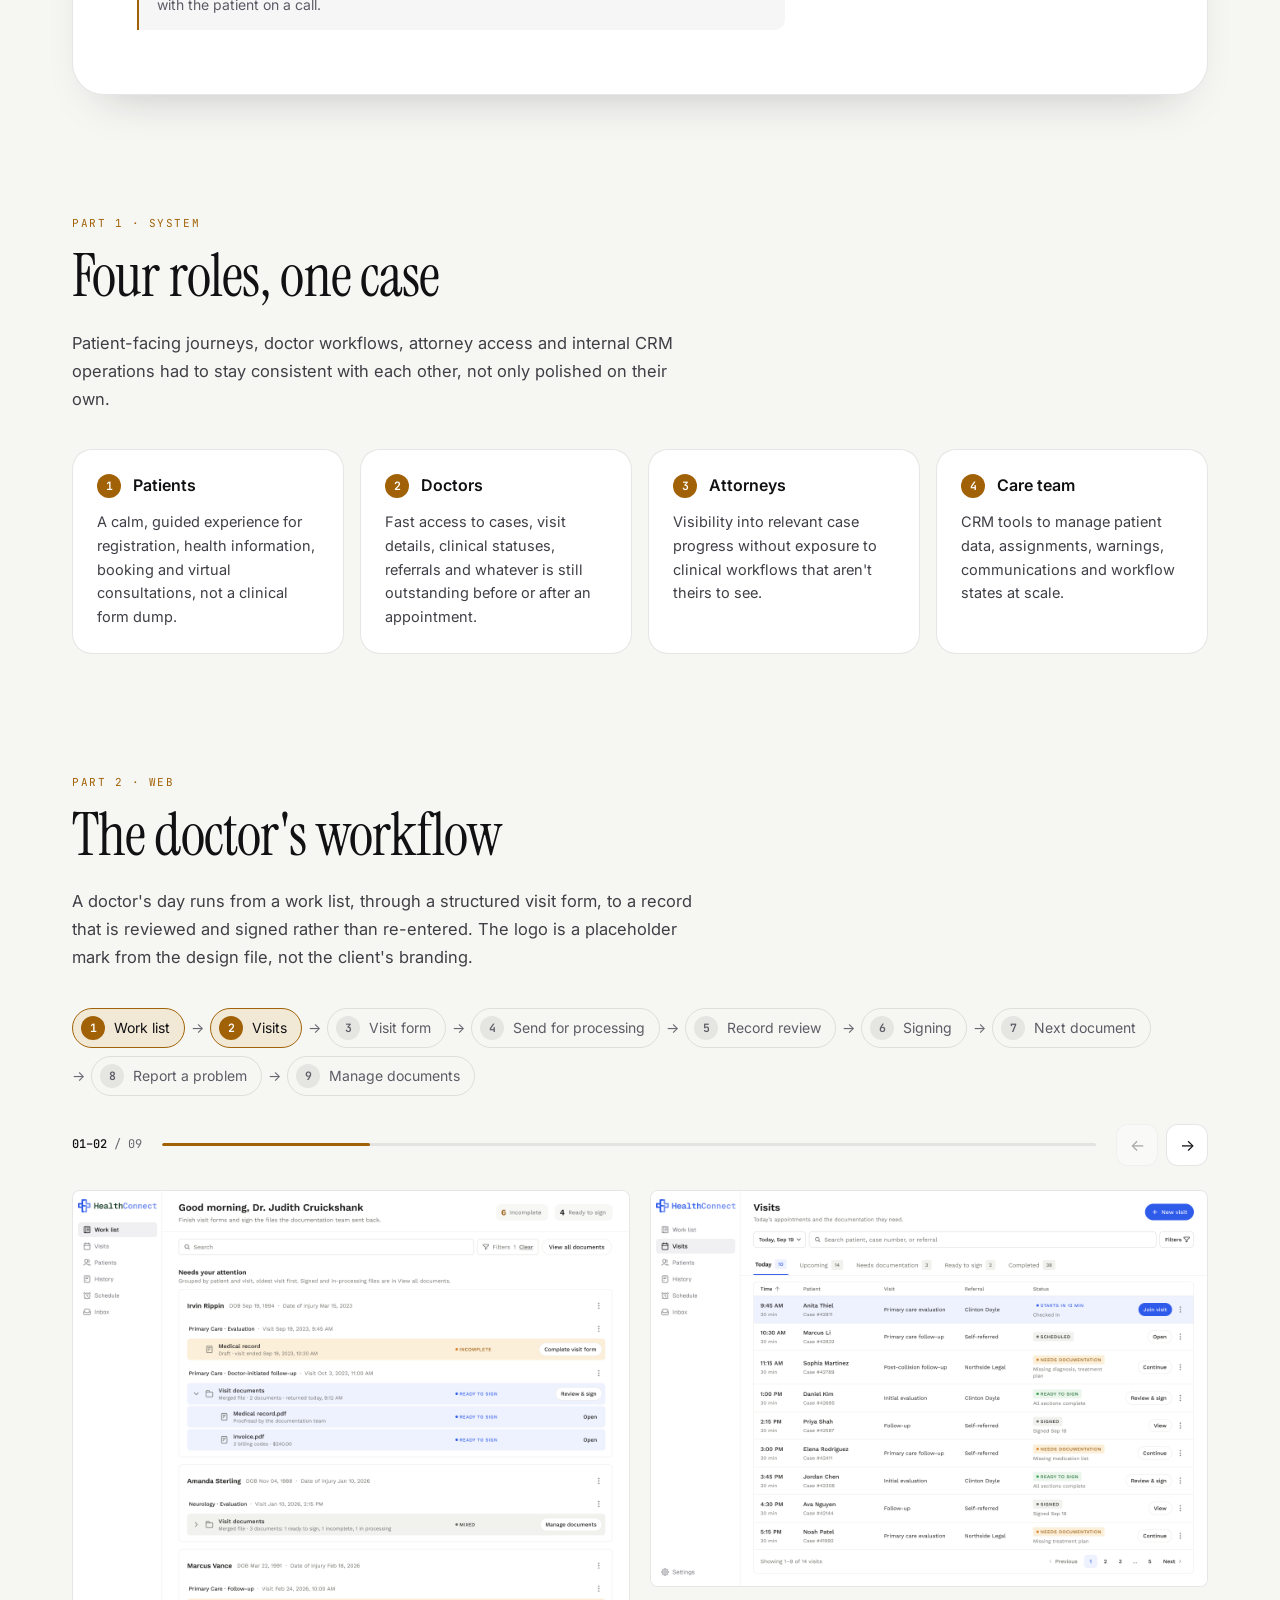
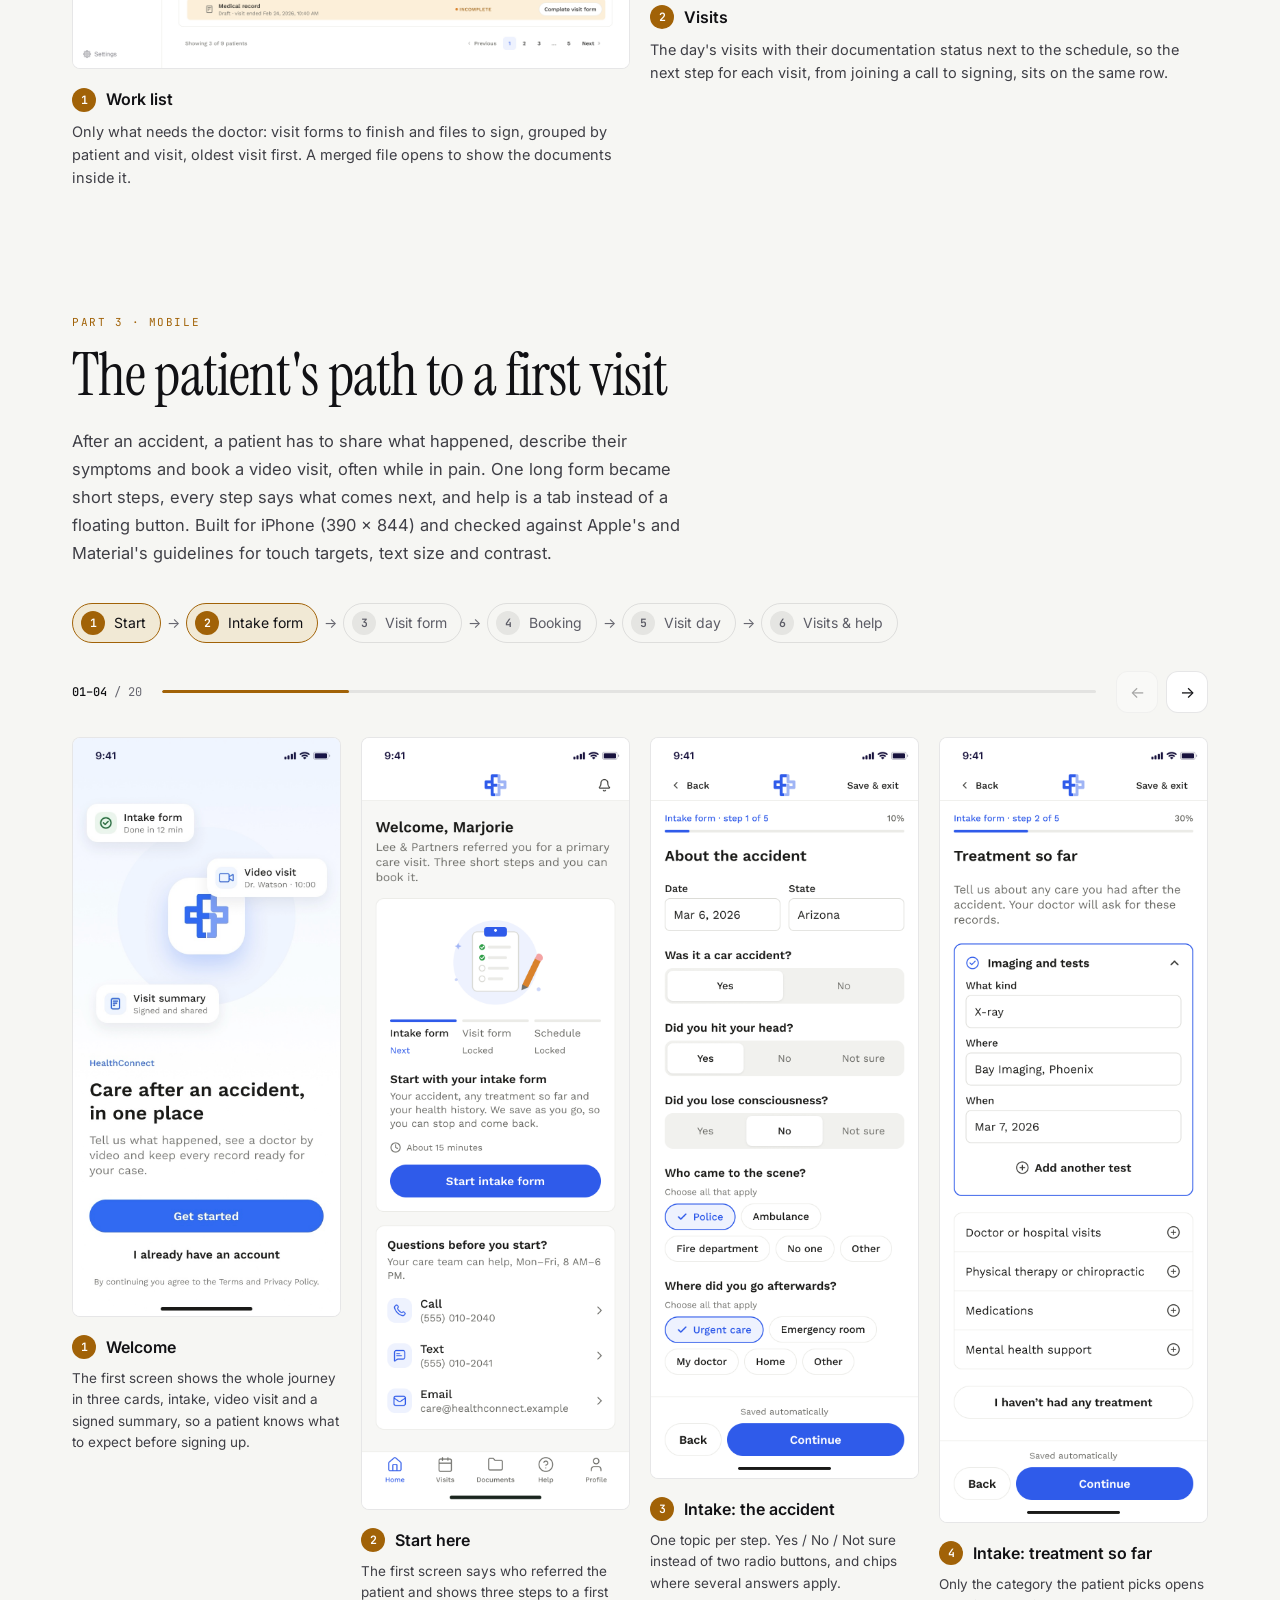
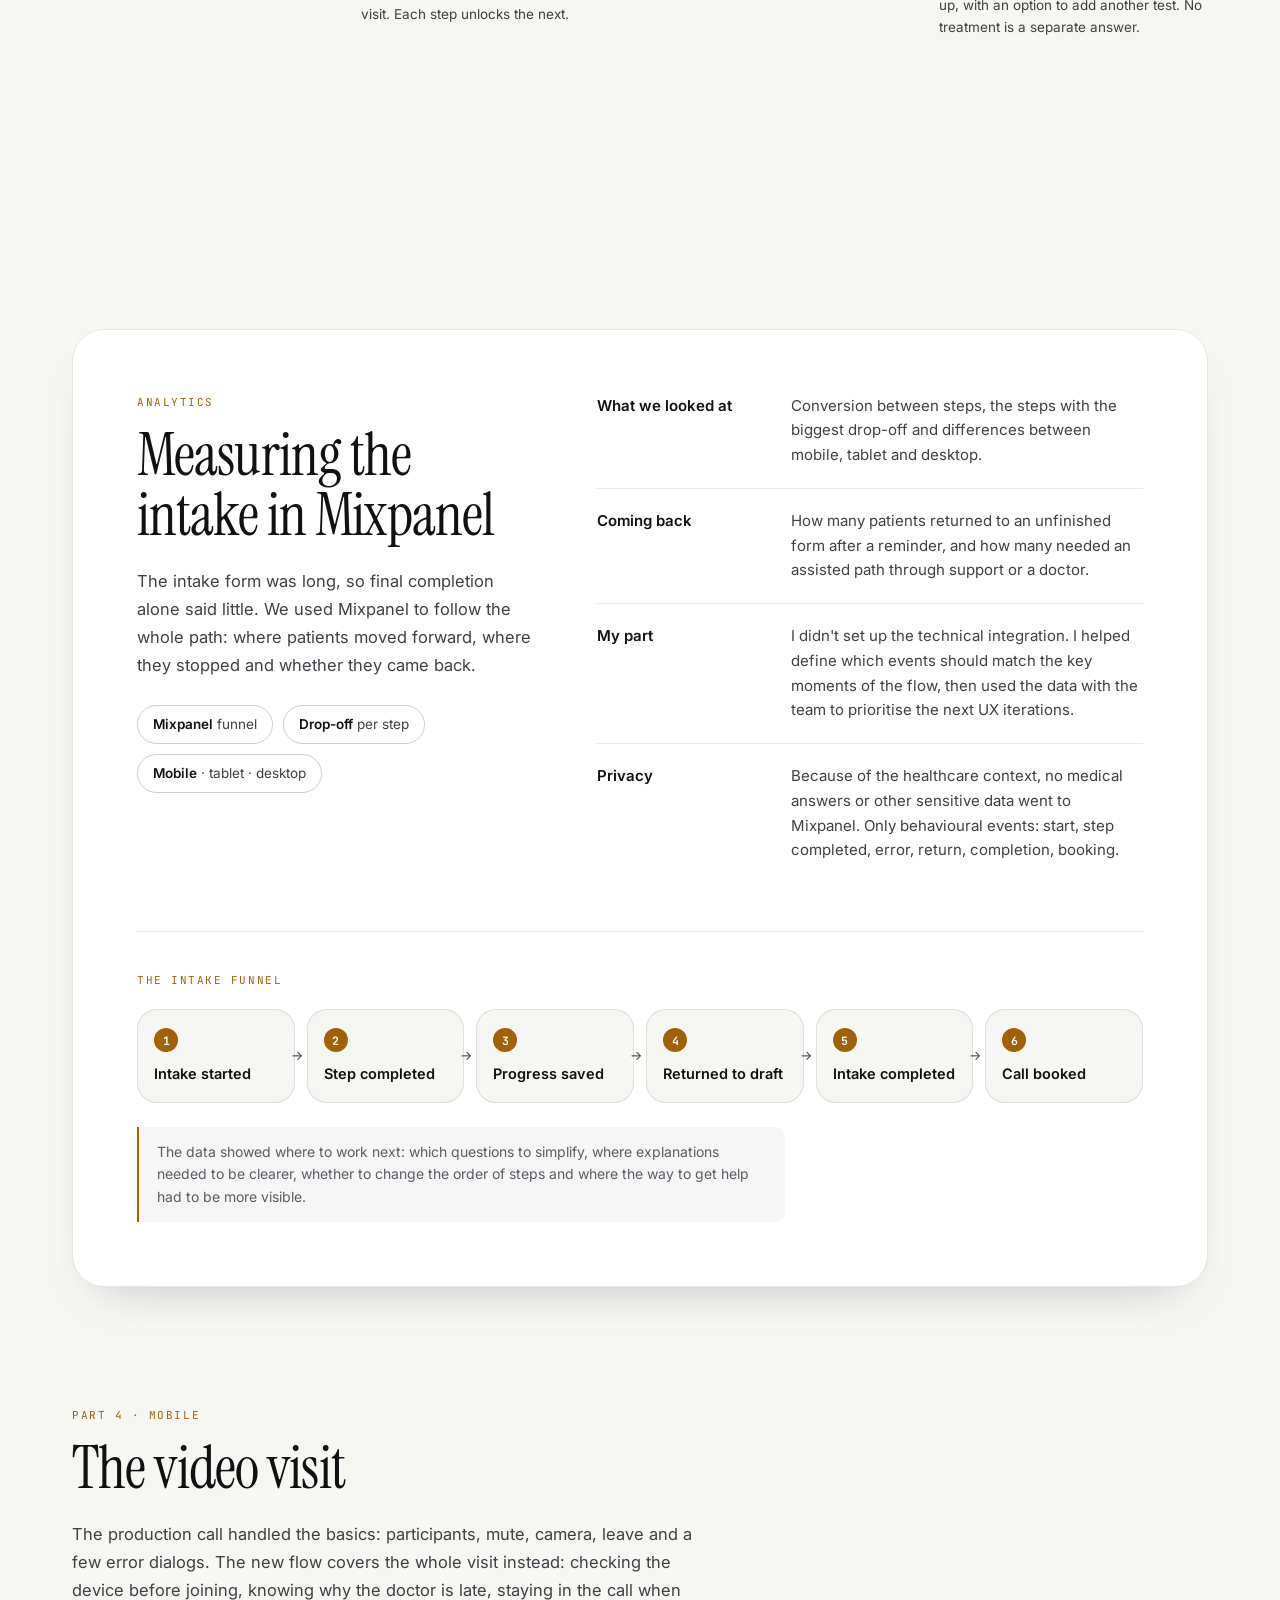
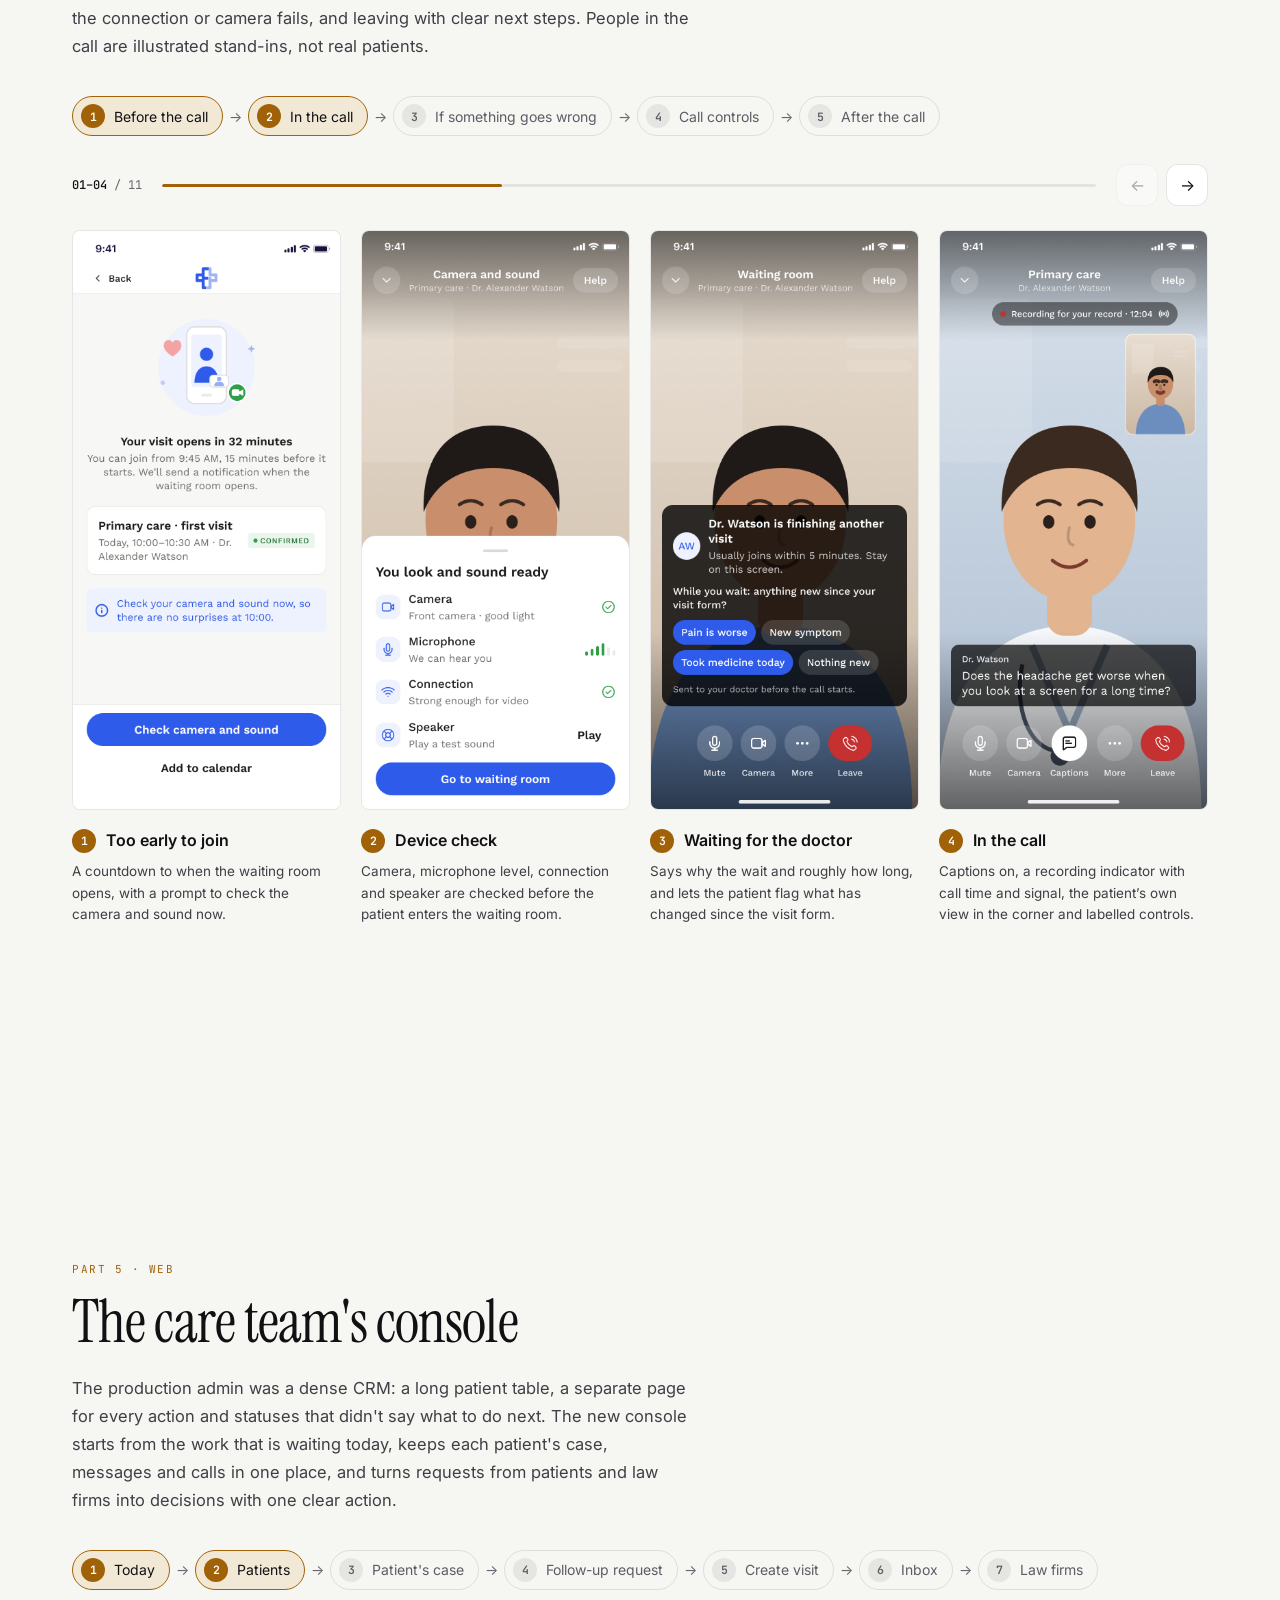
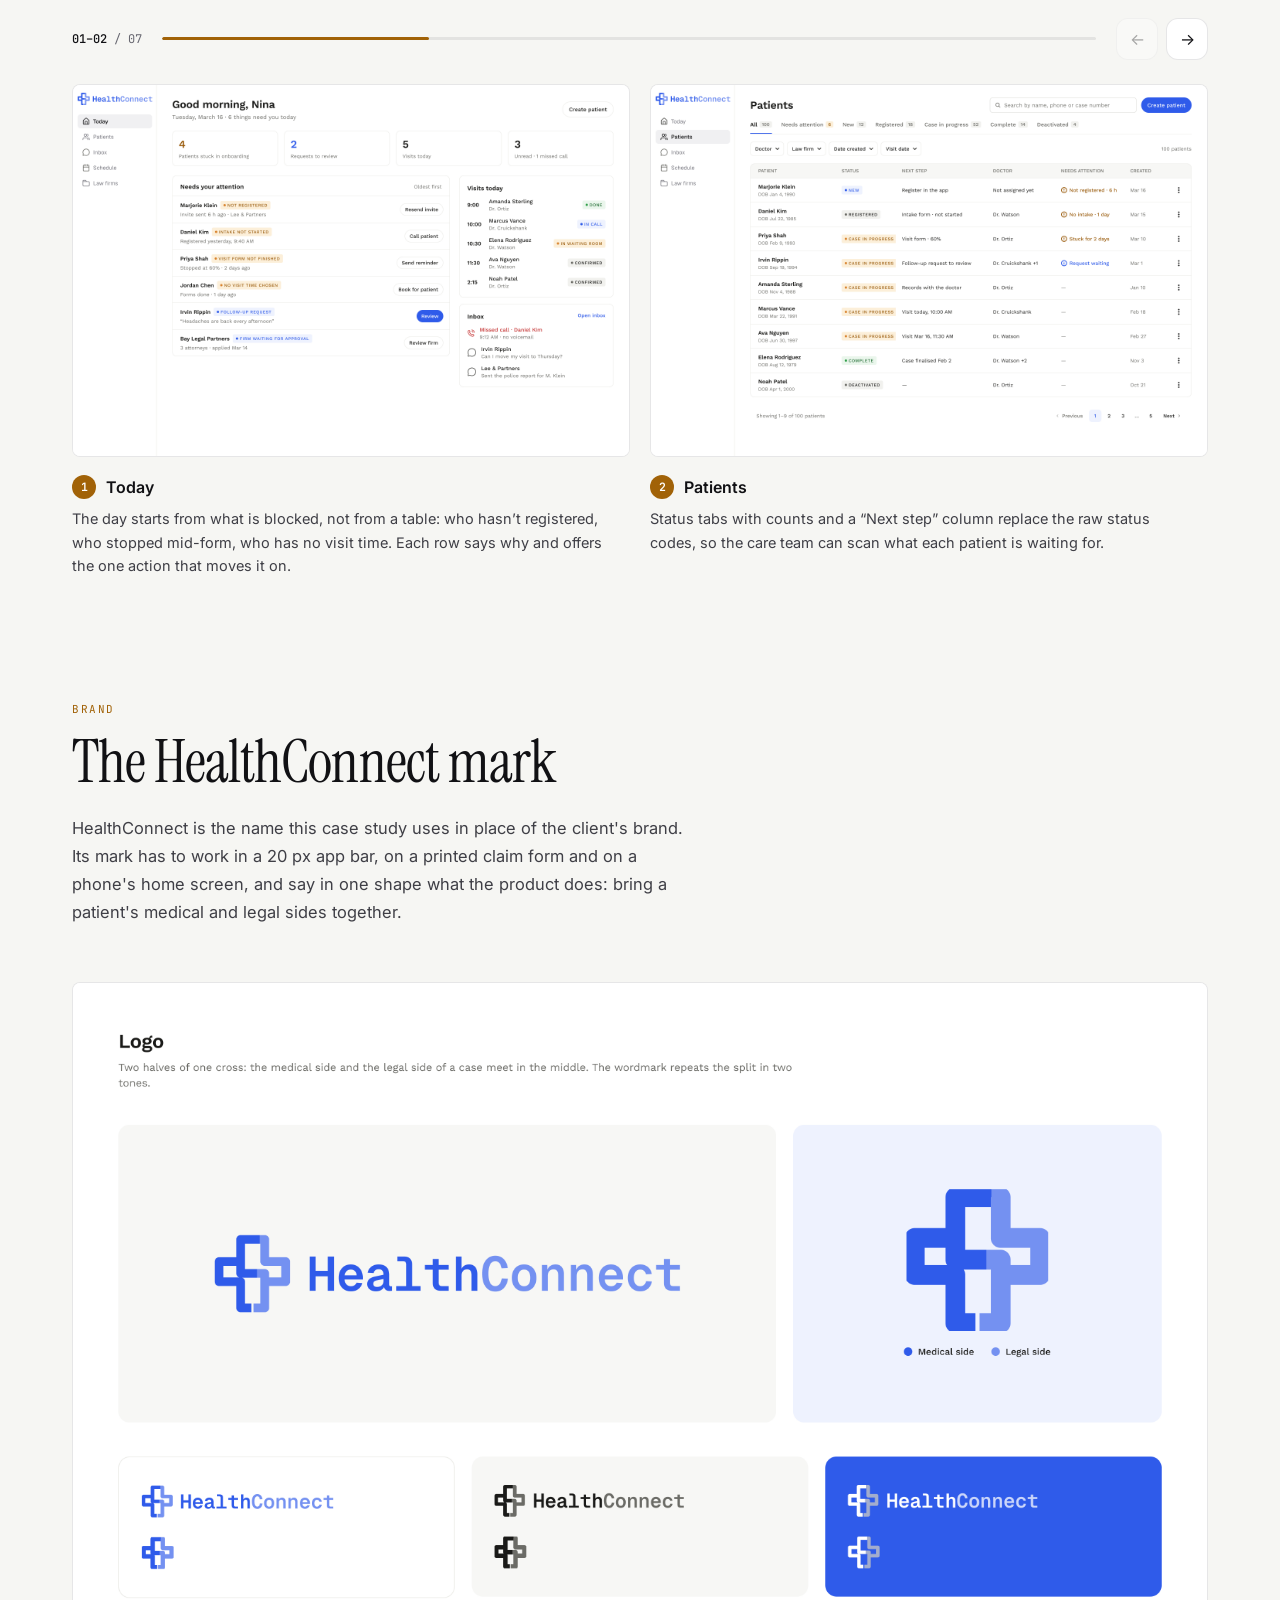
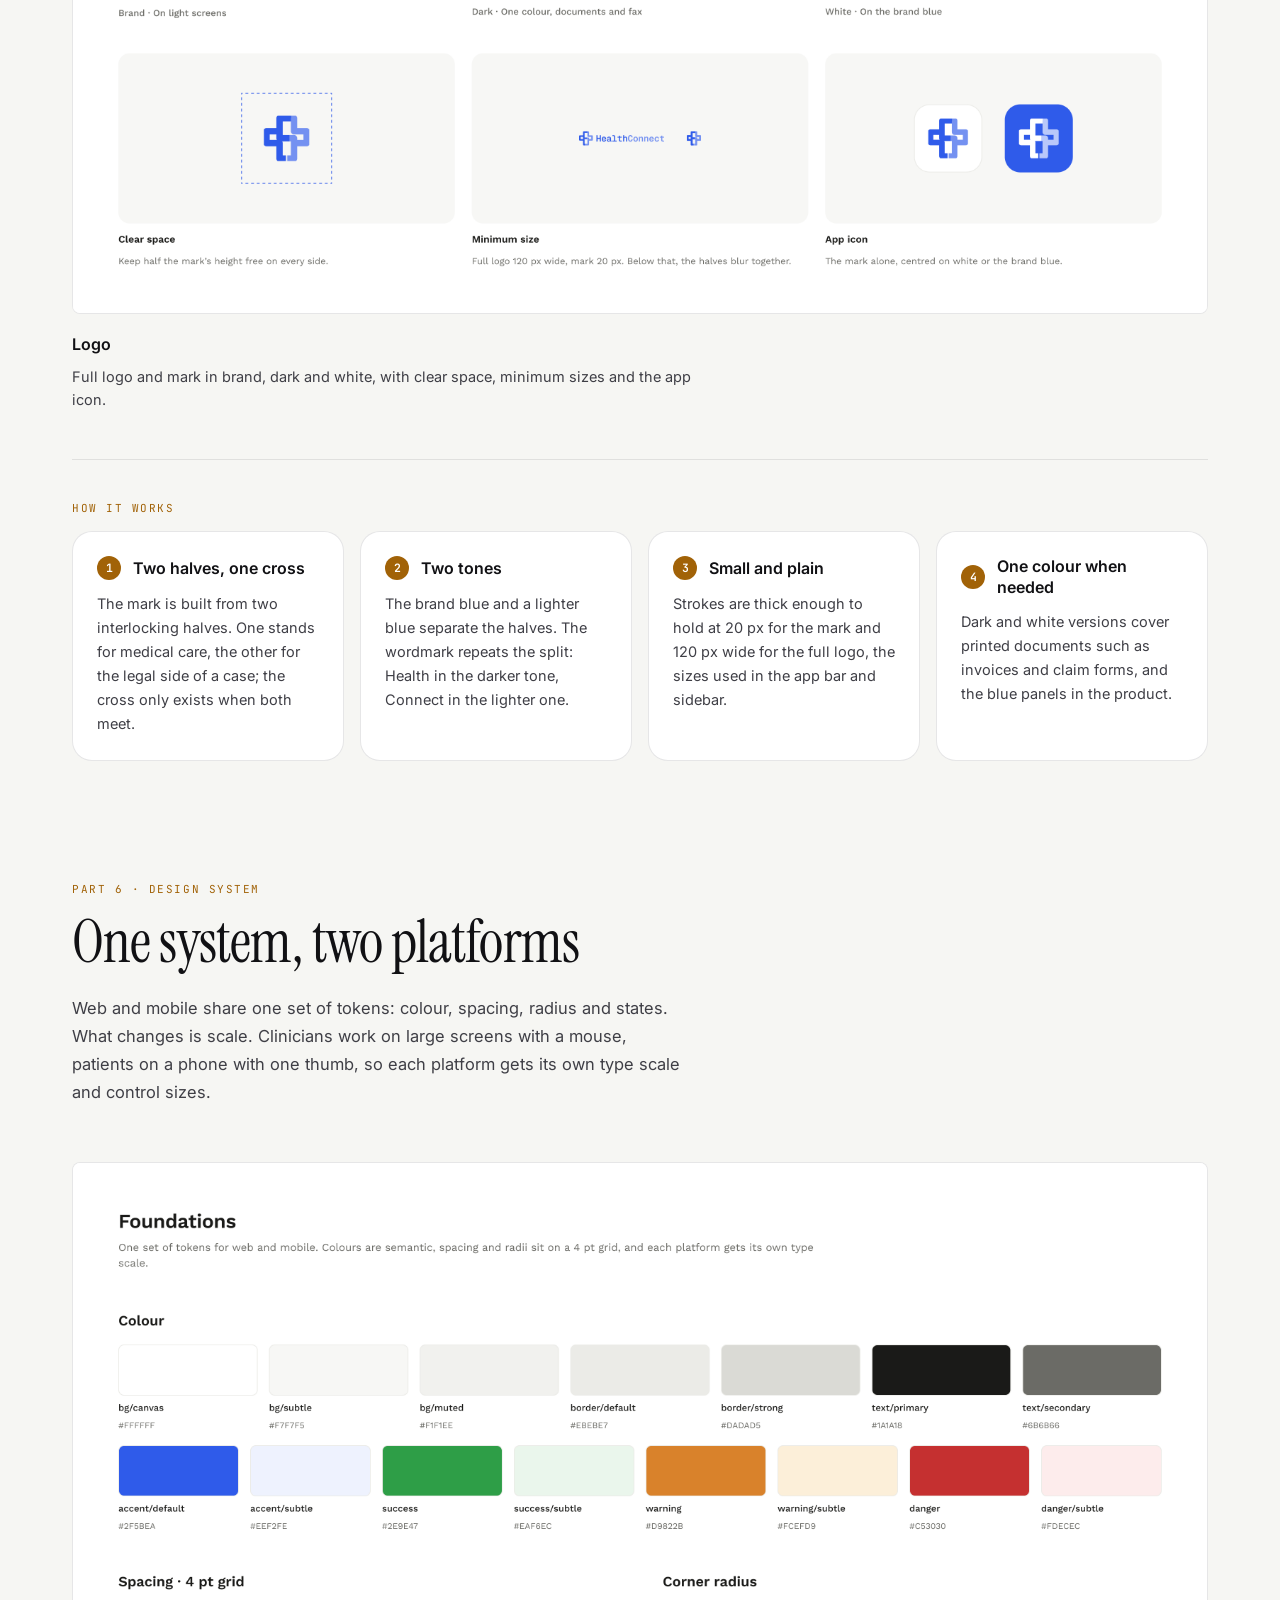
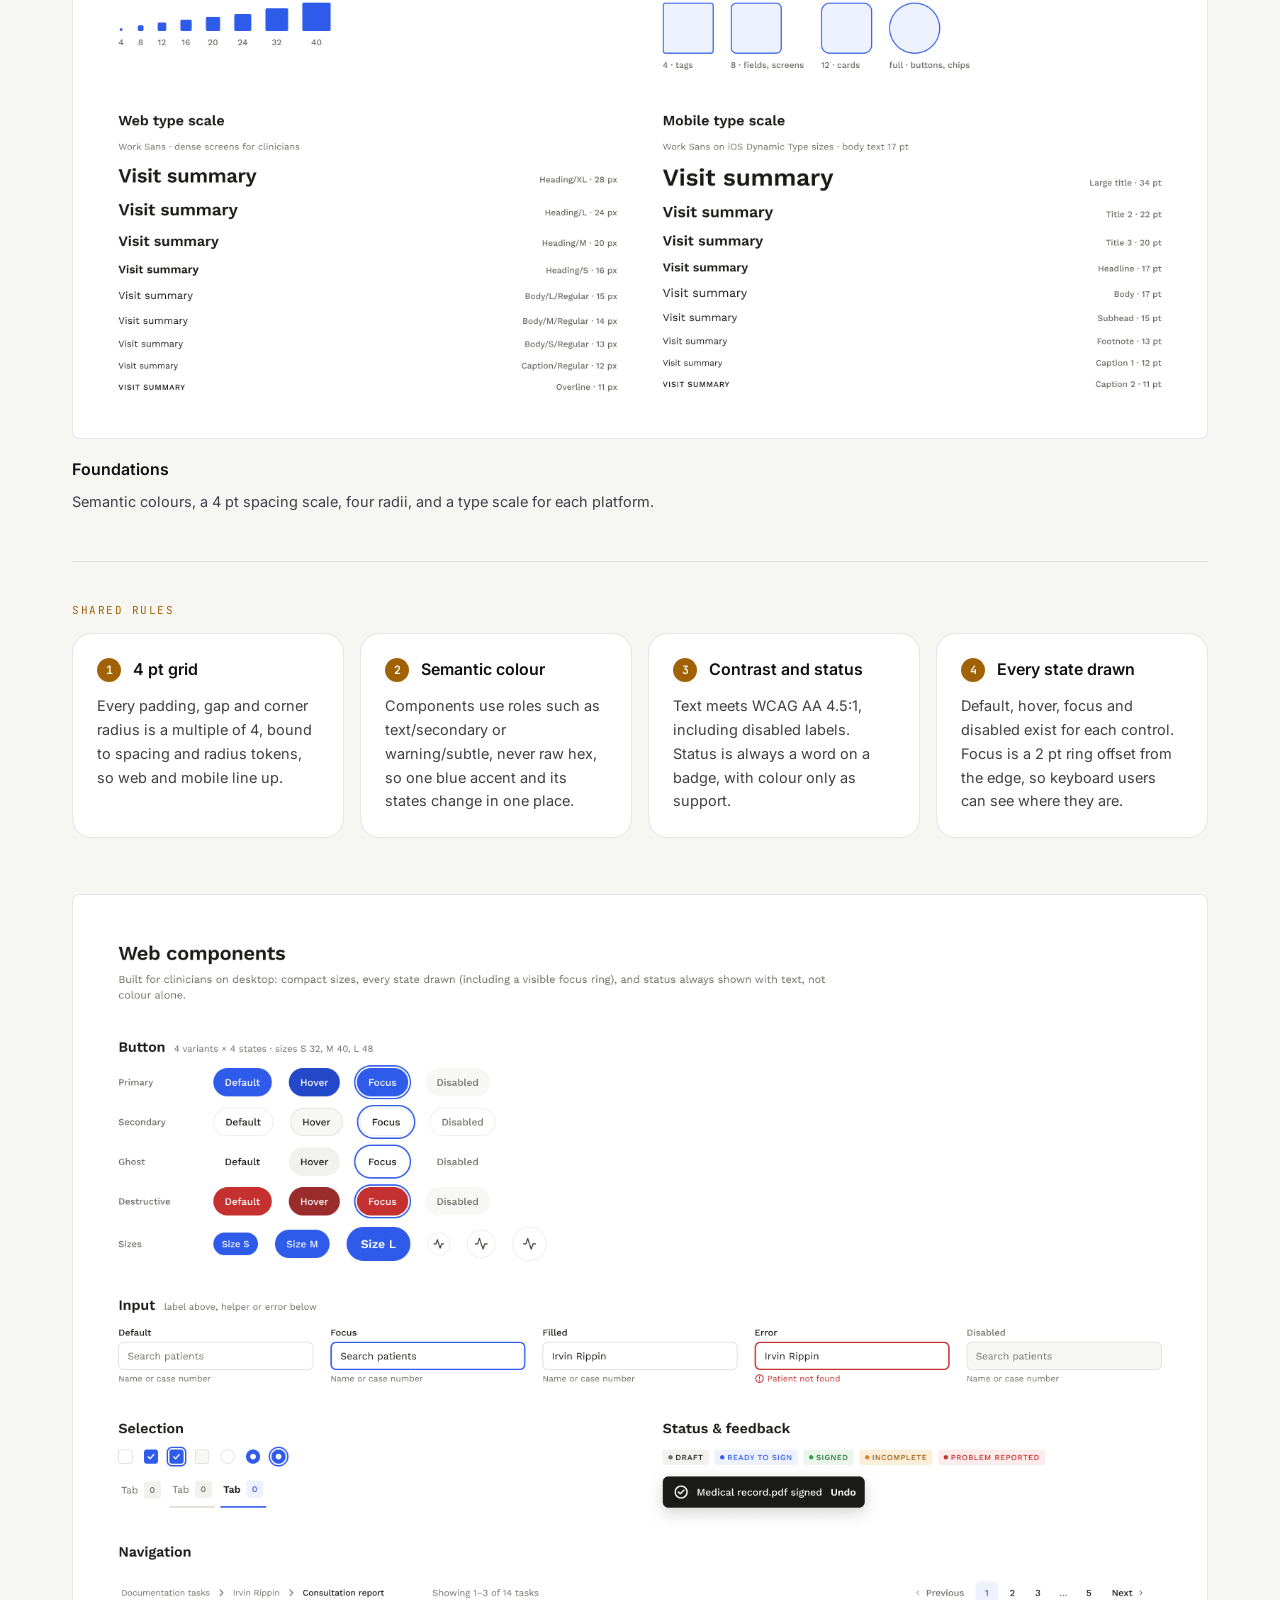
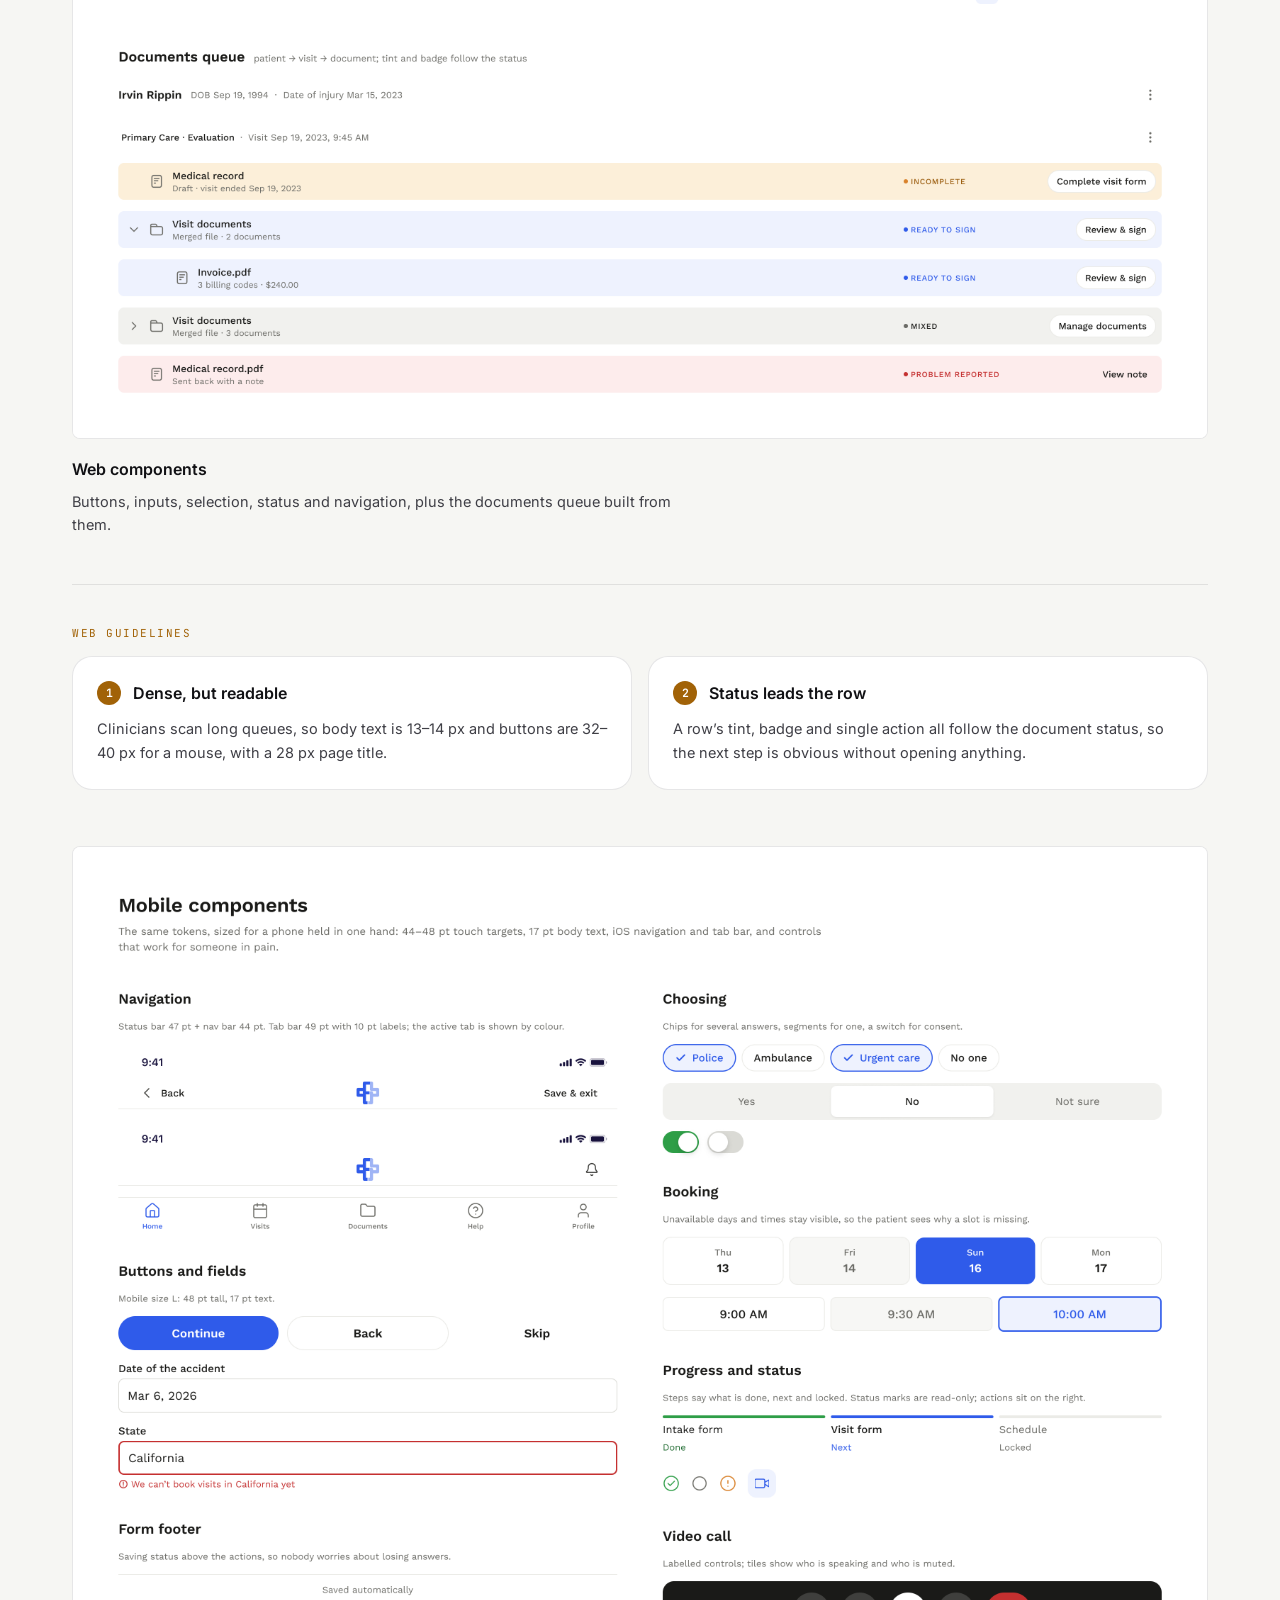
<file: healthconnect.html>
<!DOCTYPE html>
<html lang="en">
<head>
  <meta charset="UTF-8" />
  <meta name="viewport" content="width=device-width, initial-scale=1.0" />
  <title>HealthConnect — Case Study · Anastasiia Liuta</title>
  <meta name="description" content="HealthConnect — a multi-role healthcare platform case study. Intake-form restructuring, role-based UX, clinical documentation and design system work by Anastasiia Liuta, Product Designer." />
  <meta property="og:title" content="HealthConnect — Case Study · Anastasiia Liuta" />
  <meta property="og:description" content="A multi-role healthcare platform connecting patients, doctors, and attorneys through one coordinated workflow." />
  <link rel="preconnect" href="https://fonts.googleapis.com" />
  <link rel="preconnect" href="https://fonts.gstatic.com" crossorigin />
  <link href="https://fonts.googleapis.com/css2?family=Instrument+Serif:ital@0;1&family=Inter:wght@400;500;600;700&family=JetBrains+Mono:wght@400;500&display=swap" rel="stylesheet" />
  <link rel="stylesheet" href="style.css" />
</head>
<body class="theme-light">

  <!-- CASE TOP BAR -->
  <nav class="case-topbar">
    <a href="index.html#work" class="case-pill">← Back</a>
    <div class="case-topbar__group">
      <a href="https://t.me/LiuAna" target="_blank" rel="noopener" class="case-pill case-pill--cta">Let's talk →</a>
      <div class="case-menu" id="caseMenu">
        <button type="button" class="case-pill case-menu__trigger" aria-haspopup="true" aria-expanded="false">
          Menu <span class="case-menu__dots">··</span>
        </button>
        <div class="case-menu__panel" role="menu">
          <a href="index.html" class="case-menu__link" role="menuitem">Home</a>
          <a href="ai-agent.html" class="case-menu__link" role="menuitem">Lumen AI</a>
          <a href="healthconnect.html" class="case-menu__link is-current" role="menuitem">HealthConnect</a>
          <a href="clarus.html" class="case-menu__link" role="menuitem">Clarus</a>
          <a href="petpal.html" class="case-menu__link" role="menuitem">PetPal</a>
          <a href="mailto:anasssta9@gmail.com" class="case-menu__link" role="menuitem">Email</a>
        </div>
      </div>
    </div>
  </nav>

  <!-- HERO -->
  <header class="cs-hero">
    <div class="cs-wrap cs-hero__grid">
      <div>
        <span class="cs-eyebrow">HealthTech · Multi-role SaaS · Web &amp; Mobile</span>
        <h1 class="cs-hero__title">HealthConnect</h1>
        <p class="cs-hero__tagline">
          A multi-role healthcare platform connecting patients, doctors and attorneys through one
          coordinated workflow, for people moving between medical care and legal support after a
          car accident.
        </p>
        <dl class="cs-facts">
          <div><dt>Role</dt><dd>UX/UI Designer</dd></div>
          <div><dt>Timeline</dt><dd>Mar 2024 – Jan 2025</dd></div>
          <div><dt>Domain</dt><dd>HealthTech · Personal-injury care</dd></div>
        </dl>
      </div>
      <div class="cs-hero__visual cs-hc" role="img" aria-label="The HealthConnect flow in motion: in the doctor's work list a medical record goes from Incomplete to Ready to sign to Signed, while the patient's app welcomes them and cards for the intake form, video visit and visit summary appear one by one">
        <div class="cs-hc__desk" aria-hidden="true">
          <div class="cs-hc__bar"><i></i><i></i><i></i><span>Work list</span><em class="cs-hc__count cs-hc__count--warn"><b>6</b> Incomplete</em><em class="cs-hc__count"><b>4</b> Ready to sign</em></div>
          <div class="cs-hc__patient"><b>Irvin Rippin</b><small>Primary care · Visit Oct 3</small></div>
          <div class="cs-hc__row cs-hc__row--live">
            <span class="cs-hc__file"></span><span class="cs-hc__name"><b>Medical record.pdf</b><small>Primary care · follow-up</small></span>
            <span class="cs-hc__badges"><em class="cs-hc__b cs-hc__b--inc">Incomplete</em><em class="cs-hc__b cs-hc__b--rdy">Ready to sign</em><em class="cs-hc__b cs-hc__b--sgn">Signed</em></span>
            <span class="cs-hc__acts"><u class="cs-hc__a1">Complete visit form</u><u class="cs-hc__a2">Review &amp; sign</u><u class="cs-hc__a3">View</u></span>
          </div>
          <div class="cs-hc__row cs-hc__row--blue"><span class="cs-hc__file"></span><span class="cs-hc__name"><b>Invoice.pdf</b><small>3 billing codes · $240.00</small></span><span class="cs-hc__badges"><em class="cs-hc__b cs-hc__b--static-rdy">Ready to sign</em></span><span class="cs-hc__acts"><u>Review &amp; sign</u></span></div>
          <div class="cs-hc__row cs-hc__row--grey"><span class="cs-hc__file cs-hc__file--folder"></span><span class="cs-hc__name"><b>Visit documents</b><small>Merged file · 3 documents</small></span><span class="cs-hc__badges"><em class="cs-hc__b cs-hc__b--mix">Mixed</em></span><span class="cs-hc__acts"><u>Manage</u></span></div>
          <div class="cs-hc__toast">✓ Medical record.pdf signed <b>Undo</b></div>
        </div>
        <div class="cs-hc__phone" aria-hidden="true">
          <div class="cs-hc__status"><b>9:41</b><span><i></i><i></i><i></i></span></div>
          <div class="cs-hc__orbit">
            <span class="cs-hc__ring cs-hc__ring--outer"></span>
            <span class="cs-hc__ring"><i class="cs-hc__sat"></i></span>
            <span class="cs-hc__app"><svg viewBox="0 0 32 32"><path d="M19.165-.446v4.46h-5.9v9.645h4.739v4.46h-5.107c.232.352.368.773.368 1.226v8.641h2.3v4.46h-4.531a2.23 2.23 0 0 1-2.229-2.23V21.575H1.858a2.23 2.23 0 0 1-2.229-2.23v-8.363c0-1.231.998-2.23 2.229-2.23h6.947V1.784c0-1.231.998-2.23 2.229-2.23h8.131ZM4.088 17.115h5.085a2.22 2.22 0 0 1-.368-1.226v-2.676H4.088v3.902Z" fill="#2F5BEA"/><path d="M21.256-.446c1.232 0 2.23.999 2.23 2.23v6.969h6.655c1.231 0 2.23.998 2.23 2.23v8.362a2.23 2.23 0 0 1-2.23 2.23h-6.655v8.641a2.23 2.23 0 0 1-2.23 2.23h-4.762v-4.46h2.532V18.119h-1.022v-4.46h3.252c1.232 0 2.23.998 2.23 2.23v1.226h4.426v-3.902h-6.656a2.23 2.23 0 0 1-2.23-2.23V1.784h.14V-.446h2.09Z" fill="#9FB4F5"/></svg></span>
          </div>
          <div class="cs-hc__copy">
            <small>HealthConnect</small>
            <b>Care after an accident, in one place</b>
            <p>Tell us what happened, see a doctor by video, get your records.</p>
          </div>
          <div class="cs-hc__btn">Get started</div>
        </div>
        <div class="cs-hc__card cs-hc__card--1" aria-hidden="true"><span class="cs-hc__ic cs-hc__ic--ok"></span><span><b>Intake form</b><small>Done in 12 min</small></span></div>
        <div class="cs-hc__card cs-hc__card--2" aria-hidden="true"><span class="cs-hc__ic cs-hc__ic--cam"></span><span><b>Video visit</b><small>Dr. Watson · 10:00</small></span></div>
        <div class="cs-hc__card cs-hc__card--3" aria-hidden="true"><span class="cs-hc__ic cs-hc__ic--doc"></span><span><b>Visit summary</b><small>Signed and shared</small></span></div>
        <div class="cs-hc__call" aria-hidden="true">
          <span class="cs-hc__avatar">JW</span>
          <span class="cs-hc__who"><b>Dr. Watson</b><small><i></i>In call · 12:04</small></span>
          <span class="cs-hc__wave"><i></i><i></i><i></i><i></i><i></i></span>
        </div>
        <svg class="cs-hc__cursor" viewBox="0 0 24 24" aria-hidden="true"><path d="M4 2.5 19.5 13l-7 1.2 3.9 7.1-2.6 1.4-3.9-7.2L4.5 20Z" fill="#1a1a18" stroke="#fff" stroke-width="1.5" stroke-linejoin="round"/></svg>
      </div>
    </div>
  </header>

  <main>

    <!-- PROJECT OVERVIEW -->
    <section class="cs-section reveal" id="overview" aria-labelledby="overview-title">
      <div class="cs-wrap cs-overview">
        <div>
          <h2 class="cs-h2" id="overview-title">Project Overview</h2>
          <p class="cs-lead">
            HealthConnect is a multi-role healthcare SaaS platform built around a specific, high-stakes
            moment: someone injured in a car accident who needs to reach a doctor and a lawyer fast,
            without the process falling apart between the two.
          </p>
          <p class="cs-lead">
            Four roles work off the same case without seeing the same interface. The design challenge
            was building connected but role-specific workflows in a high-trust, data-heavy environment,
            where getting the information architecture wrong puts someone's care or case at risk.
          </p>
          <p class="cs-lead">
            I owned the product design across web and mobile: patient onboarding, appointment
            scheduling, video consultations, clinical documentation, CRM tools for the care team and
            the design system underneath them.
          </p>
        </div>
        <figure class="cs-overview__media cs-overview__media--screen">
          <img src="assets/healthconnect/doctor-queue.png" width="2700" height="2320" loading="lazy"
               alt="Doctor work list: documents that need the doctor, grouped by patient and visit, each with a status and one action, and a merged file expanded to show the medical record and invoice inside it" />
        </figure>
      </div>
    </section>

    <!-- ROLE & CONTRIBUTIONS -->
    <section class="cs-section reveal" aria-labelledby="role-title">
      <div class="cs-wrap">
        <div class="cs-band cs-band__grid">
          <div>
            <span class="cs-eyebrow">My role</span>
            <h2 class="cs-h2" id="role-title">Role &amp; Contributions</h2>
            <p class="cs-lead">
              Over about ten months I worked with the CEO, a product manager, backend and frontend
              engineers and QA. I designed one connected system rather than four separate apps, and
              stayed with the engineers through implementation.
            </p>
          </div>
          <ul class="cs-glass cs-contrib">
            <li><strong>Intake Form Restructuring:</strong> Took apart the long medical intake form with the CEO and a physician and rebuilt it as thematic steps with visible progress.</li>
            <li><strong>Role-based Flows:</strong> Gave each role its own entry point and information density: a guided flow for patients, a document-first queue for doctors, a filtered case view for attorneys and a full CRM table for the care team.</li>
            <li><strong>Clinical Documentation:</strong> Replaced free-text charting with a structured consultation report, where chief-complaint chips filter a coded diagnosis list.</li>
            <li><strong>Referral Chain:</strong> Kept patient → doctor → attorney visible on every visit record, so coordination didn't depend on someone remembering to loop the other side in.</li>
            <li><strong>Design System &amp; Handoff:</strong> Built shared status pills, chip filters, data tables and document cards for all four roles, and delivered responsive high-fidelity interfaces and interactive prototypes.</li>
          </ul>
        </div>
      </div>
    </section>

    <!-- RESEARCH -->
    <section class="cs-section reveal" aria-labelledby="research-title">
      <div class="cs-wrap">
        <div class="cs-band">
          <div class="cs-band__grid">
            <div>
              <span class="cs-eyebrow">Research</span>
              <h2 class="cs-h2" id="research-title">Discovery &amp; Working Sessions</h2>
              <p class="cs-lead">
                The heaviest patient-facing piece was the medical intake form: a long, dense
                questionnaire a patient had to finish before their first visit, often days after an
                accident. Before redesigning anything, I took it apart.
              </p>
              <ul class="cs-pills">
                <li><b>Form</b> analysis</li>
                <li><b>CEO</b> + <b>physician</b></li>
                <li><b>Working</b> sessions</li>
              </ul>
            </div>
            <dl class="cs-deflist">
              <div><dt>Form analysis</dt><dd>Collected every question into Figma, then analysed how they were grouped, where the same information was asked twice and which sections demanded the most effort.</dd></div>
              <div><dt>Working sessions</dt><dd>Reviewed the form with the CEO and a physician who knew these questionnaires from practice: the physician confirmed what was clinically necessary, the CEO what the business needed to keep.</dd></div>
              <div><dt>Main risk</dt><dd>Completion was most likely to break down not on one question but on the length and medical density of the form as a whole.</dd></div>
            </dl>
          </div>

          <div class="cs-sub">
            <span class="cs-eyebrow">Decisions from the sessions</span>
            <div class="cs-cards">
              <article class="cs-card">
                <div class="cs-card__head"><span class="cs-num">1</span><h3>Thematic steps</h3></div>
                <p>Split the form into a few focused sections with visible progress instead of one long scroll.</p>
              </article>
              <article class="cs-card">
                <div class="cs-card__head"><span class="cs-num">2</span><h3>Merge and remove</h3></div>
                <p>Merged overlapping questions and removed the ones that duplicated information already collected elsewhere.</p>
              </article>
              <article class="cs-card">
                <div class="cs-card__head"><span class="cs-num">3</span><h3>Clinical core intact</h3></div>
                <p>Kept clinically required questions, changing their order and grouping, not their substance.</p>
              </article>
            </div>
            <p class="cs-note">
              The hardest trade-off was the completeness doctors needed against what an injured patient
              could realistically finish. Beyond the form itself, I explored ways to support completion:
              reminders for unfinished profiles, help from care-team staff, and filling the form in
              together with the patient on a call.
            </p>
          </div>
        </div>
      </div>
    </section>

    <!-- PART 1 · FOUR ROLES -->
    <section class="cs-section reveal" id="roles" aria-labelledby="roles-title">
      <div class="cs-wrap">
        <div class="cs-part__intro">
          <span class="cs-eyebrow">Part 1 · System</span>
          <h2 class="cs-h2" id="roles-title">Four roles, one case</h2>
          <p class="cs-lead">
            Patient-facing journeys, doctor workflows, attorney access and internal CRM operations had
            to stay consistent with each other, not only polished on their own.
          </p>
        </div>
        <div class="cs-cards">
          <article class="cs-card">
            <div class="cs-card__head"><span class="cs-num">1</span><h3>Patients</h3></div>
            <p>A calm, guided experience for registration, health information, booking and virtual consultations, not a clinical form dump.</p>
          </article>
          <article class="cs-card">
            <div class="cs-card__head"><span class="cs-num">2</span><h3>Doctors</h3></div>
            <p>Fast access to cases, visit details, clinical statuses, referrals and whatever is still outstanding before or after an appointment.</p>
          </article>
          <article class="cs-card">
            <div class="cs-card__head"><span class="cs-num">3</span><h3>Attorneys</h3></div>
            <p>Visibility into relevant case progress without exposure to clinical workflows that aren't theirs to see.</p>
          </article>
          <article class="cs-card">
            <div class="cs-card__head"><span class="cs-num">4</span><h3>Care team</h3></div>
            <p>CRM tools to manage patient data, assignments, warnings, communications and workflow states at scale.</p>
          </article>
        </div>
      </div>
    </section>

    <!-- PART 2 · DOCTOR WORKFLOW -->
    <section class="cs-section reveal" id="doctor" aria-labelledby="doctor-title">
      <div class="cs-wrap" data-slider>
        <div class="cs-part__intro">
          <span class="cs-eyebrow">Part 2 · Web</span>
          <h2 class="cs-h2" id="doctor-title">The doctor's workflow</h2>
          <p class="cs-lead">
            A doctor's day runs from a work list, through a structured visit form, to a record that is
            reviewed and signed rather than re-entered. The logo is a placeholder mark from the design file, not the
            client's branding.
          </p>
        </div>

        <ol class="cs-steps">
          <li><button type="button" class="cs-step"><span class="cs-num">1</span>Work list</button></li>
          <li><button type="button" class="cs-step"><span class="cs-num">2</span>Visits</button></li>
          <li><button type="button" class="cs-step"><span class="cs-num">3</span>Visit form</button></li>
          <li><button type="button" class="cs-step"><span class="cs-num">4</span>Send for processing</button></li>
          <li><button type="button" class="cs-step"><span class="cs-num">5</span>Record review</button></li>
          <li><button type="button" class="cs-step"><span class="cs-num">6</span>Signing</button></li>
          <li><button type="button" class="cs-step"><span class="cs-num">7</span>Next document</button></li>
          <li><button type="button" class="cs-step"><span class="cs-num">8</span>Report a problem</button></li>
          <li><button type="button" class="cs-step"><span class="cs-num">9</span>Manage documents</button></li>
        </ol>

        <div class="cs-bar">
          <span class="cs-counter" aria-live="polite"></span>
          <span class="cs-progress"><span></span></span>
          <div class="cs-arrows">
            <button type="button" class="cs-arrow" data-prev aria-label="Previous screens">←</button>
            <button type="button" class="cs-arrow" data-next aria-label="Next screens">→</button>
          </div>
        </div>

        <div class="cs-track">
          <figure class="cs-slide">
            <div class="cs-shot cs-shot--natural"><img src="assets/healthconnect/doctor-queue.png" width="2700" height="2320" loading="lazy" alt="Doctor work list: counters for incomplete and ready-to-sign documents, then patient groups with visits and documents, each row tinted by status with one action such as Complete visit form, Review &amp; sign or Manage documents" /></div>
            <figcaption><h3><span class="cs-num">1</span>Work list</h3><p>Only what needs the doctor: visit forms to finish and files to sign, grouped by patient and visit, oldest visit first. A merged file opens to show the documents inside it.</p></figcaption>
          </figure>
          <figure class="cs-slide">
            <div class="cs-shot cs-shot--natural"><img src="assets/healthconnect/doctor-visits.png?v=2" width="2700" height="1920" loading="lazy" alt="Visits for today: tabs for Today, Upcoming, Needs documentation, Ready to sign and Completed, and a table of visits with time, patient, visit type, referral, status and one action per row" /></div>
            <figcaption><h3><span class="cs-num">2</span>Visits</h3><p>The day's visits with their documentation status next to the schedule, so the next step for each visit, from joining a call to signing, sits on the same row.</p></figcaption>
          </figure>
          <figure class="cs-slide">
            <div class="cs-shot cs-shot--natural"><img src="assets/healthconnect/doctor-visit-form.png" width="2700" height="1920" loading="lazy" alt="Consultation report: three steps for diagnosis, treatment plan and billing codes, report sections in one column, and an ICD-10 diagnosis panel on the right with one code selected" /></div>
            <figcaption><h3><span class="cs-num">3</span>Visit form</h3><p>The same report as three steps: diagnosis, treatment plan, billing codes. Later sections stay locked until the step before them is done, and the diagnosis panel stays beside the report.</p></figcaption>
          </figure>
          <figure class="cs-slide">
            <div class="cs-shot cs-shot--natural"><img src="assets/healthconnect/doctor-send-processing.png" width="2700" height="1920" loading="lazy" alt="Send for processing dialog over the finished visit form: a summary of diagnosis, treatment plan and billing codes, an Ask for proofreading option, and Keep editing or Send for processing" /></div>
            <figcaption><h3><span class="cs-num">4</span>Send for processing</h3><p>Before the report leaves the doctor, a short summary shows what is being sent and the option to have it proofread, since it can't be edited while the team works on it.</p></figcaption>
          </figure>
          <figure class="cs-slide">
            <div class="cs-shot cs-shot--natural"><img src="assets/healthconnect/record-review.png" width="2700" height="1920" loading="lazy" alt="Medical record as a live preview: the record laid out as a document on a grey canvas, a Select diagnosis panel on the right, and a bar saying one change is ready to apply to the record with Review change and Update preview" /></div>
            <figcaption><h3><span class="cs-num">5</span>Record review</h3><p>The record reads as the document that will be signed. Diagnoses picked in the side panel wait as a change until the doctor updates the preview, so what's on the page is always what goes out.</p></figcaption>
          </figure>
          <figure class="cs-slide">
            <div class="cs-shot cs-shot--natural"><img src="assets/healthconnect/doctor-signing.png" width="2700" height="1920" loading="lazy" alt="Medical record in signing mode: the visit's documents on the left, the record in the centre, a Before you sign summary of diagnosis, referrals, billing and the documentation team's edits on the right, and Report problem and Sign at the bottom" /></div>
            <figcaption><h3><span class="cs-num">6</span>Signing</h3><p>Signing works as a queue. A summary shows what goes on the record and what the documentation team changed, and the next document opens after each signature.</p></figcaption>
          </figure>
          <figure class="cs-slide">
            <div class="cs-shot cs-shot--natural"><img src="assets/healthconnect/doctor-signed-next.png" width="2700" height="1920" loading="lazy" alt="After signing: the medical record is marked Signed in the documents list, the invoice opens next as 2 of 4 to sign, and a toast confirms the signature with an Undo action" /></div>
            <figcaption><h3><span class="cs-num">7</span>Next document</h3><p>After a signature the next document in the visit opens on its own, the signed one is marked in the list, and Undo stays available for a few seconds.</p></figcaption>
          </figure>
          <figure class="cs-slide">
            <div class="cs-shot cs-shot--natural"><img src="assets/healthconnect/doctor-report-problem.png" width="2700" height="1920" loading="lazy" alt="Report a problem dialog over the signing screen: a choice of what needs fixing, a required note for the documentation team, and Send back to team" /></div>
            <figcaption><h3><span class="cs-num">8</span>Report a problem</h3><p>When something is wrong, the doctor sends the document back with a reason and a note instead of editing a file that has already been processed.</p></figcaption>
          </figure>
          <figure class="cs-slide">
            <div class="cs-shot cs-shot--natural"><img src="assets/healthconnect/doctor-manage-documents.png" width="2700" height="2320" loading="lazy" alt="Manage documents dialog over the work list for a merged file with mixed statuses: documents grouped into Ready to sign, Incomplete and In processing, each group with its own action or a note that no action is needed" /></div>
            <figcaption><h3><span class="cs-num">9</span>Manage documents</h3><p>A merged file can hold documents in different states. Grouping them by status gives each group one clear action, and says when nothing is needed from the doctor.</p></figcaption>
          </figure>
        </div>
      </div>
    </section>

    <!-- PART 3 · PATIENT APP -->
    <section class="cs-section reveal" id="patient" aria-labelledby="patient-title">
      <div class="cs-wrap" data-slider>
        <div class="cs-part__intro">
          <span class="cs-eyebrow">Part 3 · Mobile</span>
          <h2 class="cs-h2" id="patient-title">The patient's path to a first visit</h2>
          <p class="cs-lead">
            After an accident, a patient has to share what happened, describe their symptoms and book a
            video visit, often while in pain. One long form became short steps, every step says what comes
            next, and help is a tab instead of a floating button. Built for iPhone (390 × 844) and checked
            against Apple's and Material's guidelines for touch targets, text size and contrast.
          </p>
        </div>

        <ol class="cs-steps">
          <li><button type="button" class="cs-step" data-slide="0"><span class="cs-num">1</span>Start</button></li>
          <li><button type="button" class="cs-step" data-slide="2"><span class="cs-num">2</span>Intake form</button></li>
          <li><button type="button" class="cs-step" data-slide="7"><span class="cs-num">3</span>Visit form</button></li>
          <li><button type="button" class="cs-step" data-slide="11"><span class="cs-num">4</span>Booking</button></li>
          <li><button type="button" class="cs-step" data-slide="14"><span class="cs-num">5</span>Visit day</button></li>
          <li><button type="button" class="cs-step" data-slide="15"><span class="cs-num">6</span>Visits & help</button></li>
        </ol>

        <div class="cs-bar">
          <span class="cs-counter" aria-live="polite"></span>
          <span class="cs-progress"><span></span></span>
          <div class="cs-arrows">
            <button type="button" class="cs-arrow" data-prev aria-label="Previous screens">←</button>
            <button type="button" class="cs-arrow" data-next aria-label="Next screens">→</button>
          </div>
        </div>

        <div class="cs-track cs-track--phones">
          <figure class="cs-slide">
            <div class="cs-shot cs-shot--natural cs-shot--phone"><video autoplay muted loop playsinline preload="metadata" width="780" height="1688" poster="assets/healthconnect/patient/welcome-poster.jpg?v=3" aria-label="Welcome screen: the HealthConnect logo appears with a pulsing ring, cards for the intake form, video visit and signed visit summary float in, then the headline and Get started button"><source src="assets/healthconnect/patient/welcome.mp4?v=3" type="video/mp4" /></video></div>
            <figcaption><h3><span class="cs-num">1</span>Welcome</h3><p>The first screen shows the whole journey in three cards, intake, video visit and a signed summary, so a patient knows what to expect before signing up.</p></figcaption>
          </figure>
          <figure class="cs-slide">
            <div class="cs-shot cs-shot--natural cs-shot--phone"><img src="assets/healthconnect/patient/h1-start.png" width="780" height="2252" loading="lazy" alt="Home: three steps to a first visit, intake form next, contacts for the care team" /></div>
            <figcaption><h3><span class="cs-num">2</span>Start here</h3><p>The first screen says who referred the patient and shows three steps to a first visit. Each step unlocks the next.</p></figcaption>
          </figure>
          <figure class="cs-slide">
            <div class="cs-shot cs-shot--natural cs-shot--phone"><img src="assets/healthconnect/patient/f1-accident.png" width="780" height="2162" loading="lazy" alt="Intake step 1: date and state of the accident, yes-no questions and multi-select chips" /></div>
            <figcaption><h3><span class="cs-num">3</span>Intake: the accident</h3><p>One topic per step. Yes / No / Not sure instead of two radio buttons, and chips where several answers apply.</p></figcaption>
          </figure>
          <figure class="cs-slide">
            <div class="cs-shot cs-shot--natural cs-shot--phone"><img src="assets/healthconnect/patient/f2-treatment.png" width="780" height="2290" loading="lazy" alt="Intake step 2: imaging and tests expanded, other treatment types as rows with add buttons" /></div>
            <figcaption><h3><span class="cs-num">4</span>Intake: treatment so far</h3><p>Only the category the patient picks opens up, with an option to add another test. No treatment is a separate answer.</p></figcaption>
          </figure>
          <figure class="cs-slide">
            <div class="cs-shot cs-shot--natural cs-shot--phone"><img src="assets/healthconnect/patient/f3-photos.png" width="780" height="2190" loading="lazy" alt="Intake step 3: checklist of documents with status, upload area with take photo and choose file" /></div>
            <figcaption><h3><span class="cs-num">5</span>Intake: photos and documents</h3><p>A checklist says exactly what to upload. Photos can be taken in the app, and anything missing can be added later.</p></figcaption>
          </figure>
          <figure class="cs-slide">
            <div class="cs-shot cs-shot--natural cs-shot--phone"><img src="assets/healthconnect/patient/f4-health.png" width="780" height="2458" loading="lazy" alt="Intake step 4: height and weight, segmented answers and condition chips" /></div>
            <figcaption><h3><span class="cs-num">6</span>Intake: your health</h3><p>Plain-language questions about medicines, allergies and history, grouped so the step stays short.</p></figcaption>
          </figure>
          <figure class="cs-slide">
            <div class="cs-shot cs-shot--natural cs-shot--phone"><img src="assets/healthconnect/patient/f5-sign.png" width="780" height="1957" loading="lazy" alt="Intake step 5: summary of answers, typed signature and consent switch" /></div>
            <figcaption><h3><span class="cs-num">7</span>Review and sign</h3><p>A summary of every step with Edit, links to each consent, and the signature.</p></figcaption>
          </figure>
          <figure class="cs-slide">
            <div class="cs-shot cs-shot--natural cs-shot--phone"><img src="assets/healthconnect/patient/h2-visit-form-next.png" width="780" height="1688" loading="lazy" alt="Home after intake: visit form is the next step" /></div>
            <figcaption><h3><span class="cs-num">8</span>Next: the visit form</h3><p>The intake form is marked done and the next step is waiting.</p></figcaption>
          </figure>
          <figure class="cs-slide">
            <div class="cs-shot cs-shot--natural cs-shot--phone"><img src="assets/healthconnect/patient/v1-what-bothers.png" width="780" height="2064" loading="lazy" alt="Visit form step 1: symptom and body-area chips" /></div>
            <figcaption><h3><span class="cs-num">9</span>Visit form: what bothers you</h3><p>Symptoms and body areas as chips. Each pick adds a few questions on the next screens.</p></figcaption>
          </figure>
          <figure class="cs-slide">
            <div class="cs-shot cs-shot--natural cs-shot--phone"><img src="assets/healthconnect/patient/v2-head.png" width="780" height="2216" loading="lazy" alt="Visit form step 2: questions about head pain with a 0 to 10 scale" /></div>
            <figcaption><h3><span class="cs-num">10</span>Visit form: head</h3><p>How it started, how often, a 0–10 pain scale and what makes it better or worse.</p></figcaption>
          </figure>
          <figure class="cs-slide">
            <div class="cs-shot cs-shot--natural cs-shot--phone"><img src="assets/healthconnect/patient/v3-symptoms.png" width="780" height="2690" loading="lazy" alt="Visit form step 3: symptom questionnaire with 0 to 4 scales" /></div>
            <figcaption><h3><span class="cs-num">11</span>Visit form: symptoms check</h3><p>The 16-symptom questionnaire as compact 0–4 scales with a legend and a progress count.</p></figcaption>
          </figure>
          <figure class="cs-slide">
            <div class="cs-shot cs-shot--natural cs-shot--phone"><img src="assets/healthconnect/patient/sc1-location.png" width="780" height="2018" loading="lazy" alt="Booking: state selection with an unsupported-state error and a call-care-team option" /></div>
            <figcaption><h3><span class="cs-num">12</span>Where you will be</h3><p>Doctors can only treat patients where they are licensed. The error explains why and what to do next.</p></figcaption>
          </figure>
          <figure class="cs-slide">
            <div class="cs-shot cs-shot--natural cs-shot--phone"><img src="assets/healthconnect/patient/sc2-time.png" width="780" height="1688" loading="lazy" alt="Booking: day picker and morning and afternoon time slots" /></div>
            <figcaption><h3><span class="cs-num">13</span>Pick a time</h3><p>Days with free slots, booked times shown as unavailable, and the choice summarised above the button.</p></figcaption>
          </figure>
          <figure class="cs-slide">
            <div class="cs-shot cs-shot--natural cs-shot--phone"><img src="assets/healthconnect/patient/h3-waiting.png?v=3" width="780" height="1960" loading="lazy" alt="Home after booking: visit waiting for confirmation with change and cancel" /></div>
            <figcaption><h3><span class="cs-num">14</span>Waiting for confirmation</h3><p>The clinic confirms the time; until then the patient can change or cancel it.</p></figcaption>
          </figure>
          <figure class="cs-slide">
            <div class="cs-shot cs-shot--natural cs-shot--phone"><img src="assets/healthconnect/patient/h4-visit-today.png?v=2" width="780" height="1688" loading="lazy" alt="Home on the visit day: join visit and a device checklist" /></div>
            <figcaption><h3><span class="cs-num">15</span>Visit today</h3><p>Join is the main action, with a quick camera, microphone and connection check before the call.</p></figcaption>
          </figure>
          <figure class="cs-slide">
            <div class="cs-shot cs-shot--natural cs-shot--phone"><img src="assets/healthconnect/patient/vs1-visits.png?v=2" width="780" height="1848" loading="lazy" alt="Visits tab: follow-up waiting for a visit form, confirmed visit and past visit with summary" /></div>
            <figcaption><h3><span class="cs-num">16</span>Visits</h3><p>A follow-up the doctor asked for shows as the patient’s turn, next to confirmed and past visits.</p></figcaption>
          </figure>
          <figure class="cs-slide">
            <div class="cs-shot cs-shot--natural cs-shot--phone"><img src="assets/healthconnect/patient/vs2-follow-up.png?v=2" width="780" height="1848" loading="lazy" alt="Bottom sheet to request a follow-up with reason chips and a note" /></div>
            <figcaption><h3><span class="cs-num">17</span>Request a follow-up</h3><p>A reason and a short note go to the doctor, who decides whether another visit is needed.</p></figcaption>
          </figure>
          <figure class="cs-slide">
            <div class="cs-shot cs-shot--natural cs-shot--phone"><img src="assets/healthconnect/patient/dc1-documents.png" width="780" height="1824" loading="lazy" alt="Documents tab: intake form signed, follow-up form to fill, optional vehicle form" /></div>
            <figcaption><h3><span class="cs-num">18</span>Documents</h3><p>Forms grouped by when they are needed: once, for each visit, or optional.</p></figcaption>
          </figure>
          <figure class="cs-slide">
            <div class="cs-shot cs-shot--natural cs-shot--phone"><img src="assets/healthconnect/patient/hp1-help.png" width="780" height="2776" loading="lazy" alt="Help tab: call 911, request a visit, video troubleshooting and contacts" /></div>
            <figcaption><h3><span class="cs-num">19</span>Help</h3><p>Emergency first, then an extra visit, help with the video call and the care team’s contacts.</p></figcaption>
          </figure>
          <figure class="cs-slide">
            <div class="cs-shot cs-shot--natural cs-shot--phone"><img src="assets/healthconnect/patient/h5-no-visit.png?v=2" width="780" height="1728" loading="lazy" alt="Home when no visit is set up yet, with care-team contacts" /></div>
            <figcaption><h3><span class="cs-num">20</span>No visit yet</h3><p>When nobody has set up a visit, the screen says who does it and how to chase it.</p></figcaption>
          </figure>
        </div>
      </div>
    </section>

    <!-- ANALYTICS · MIXPANEL -->
    <section class="cs-section reveal" id="analytics" aria-labelledby="analytics-title">
      <div class="cs-wrap">
        <div class="cs-band">
          <div class="cs-band__grid">
            <div>
              <span class="cs-eyebrow">Analytics</span>
              <h2 class="cs-h2" id="analytics-title">Measuring the intake in Mixpanel</h2>
              <p class="cs-lead">
                The intake form was long, so final completion alone said little. We used Mixpanel to
                follow the whole path: where patients moved forward, where they stopped and whether
                they came back.
              </p>
              <ul class="cs-pills">
                <li><b>Mixpanel</b> funnel</li>
                <li><b>Drop-off</b> per step</li>
                <li><b>Mobile</b> · tablet · desktop</li>
              </ul>
            </div>
            <dl class="cs-deflist">
              <div><dt>What we looked at</dt><dd>Conversion between steps, the steps with the biggest drop-off and differences between mobile, tablet and desktop.</dd></div>
              <div><dt>Coming back</dt><dd>How many patients returned to an unfinished form after a reminder, and how many needed an assisted path through support or a doctor.</dd></div>
              <div><dt>My part</dt><dd>I didn't set up the technical integration. I helped define which events should match the key moments of the flow, then used the data with the team to prioritise the next UX iterations.</dd></div>
              <div><dt>Privacy</dt><dd>Because of the healthcare context, no medical answers or other sensitive data went to Mixpanel. Only behavioural events: start, step completed, error, return, completion, booking.</dd></div>
            </dl>
          </div>

          <div class="cs-sub">
            <span class="cs-eyebrow">The intake funnel</span>
            <ol class="cs-funnel">
              <li><span class="cs-num">1</span>Intake started</li>
              <li><span class="cs-num">2</span>Step completed</li>
              <li><span class="cs-num">3</span>Progress saved</li>
              <li><span class="cs-num">4</span>Returned to draft</li>
              <li><span class="cs-num">5</span>Intake completed</li>
              <li><span class="cs-num">6</span>Call booked</li>
            </ol>
            <p class="cs-note">
              The data showed where to work next: which questions to simplify, where explanations needed
              to be clearer, whether to change the order of steps and where the way to get help had to
              be more visible.
            </p>
          </div>
        </div>
      </div>
    </section>

    <!-- PART 4 · VIDEO VISIT -->
    <section class="cs-section reveal" id="video" aria-labelledby="video-title">
      <div class="cs-wrap" data-slider>
        <div class="cs-part__intro">
          <span class="cs-eyebrow">Part 4 · Mobile</span>
          <h2 class="cs-h2" id="video-title">The video visit</h2>
          <p class="cs-lead">
            The production call handled the basics: participants, mute, camera, leave and a few error
            dialogs. The new flow covers the whole visit instead: checking the device before joining,
            knowing why the doctor is late, staying in the call when the connection or camera fails, and
            leaving with clear next steps. People in the call are illustrated stand-ins, not real patients.
          </p>
        </div>

        <ol class="cs-steps">
          <li><button type="button" class="cs-step" data-slide="0"><span class="cs-num">1</span>Before the call</button></li>
          <li><button type="button" class="cs-step" data-slide="3"><span class="cs-num">2</span>In the call</button></li>
          <li><button type="button" class="cs-step" data-slide="5"><span class="cs-num">3</span>If something goes wrong</button></li>
          <li><button type="button" class="cs-step" data-slide="7"><span class="cs-num">4</span>Call controls</button></li>
          <li><button type="button" class="cs-step" data-slide="9"><span class="cs-num">5</span>After the call</button></li>
        </ol>

        <div class="cs-bar">
          <span class="cs-counter" aria-live="polite"></span>
          <span class="cs-progress"><span></span></span>
          <div class="cs-arrows">
            <button type="button" class="cs-arrow" data-prev aria-label="Previous screens">←</button>
            <button type="button" class="cs-arrow" data-next aria-label="Next screens">→</button>
          </div>
        </div>

        <div class="cs-track cs-track--phones">
          <figure class="cs-slide">
            <div class="cs-shot cs-shot--natural cs-shot--phone"><img src="assets/healthconnect/call/c01-too-early.png" width="780" height="1688" loading="lazy" alt="Visit opens in 32 minutes, with visit details and a button to check camera and sound" /></div>
            <figcaption><h3><span class="cs-num">1</span>Too early to join</h3><p>A countdown to when the waiting room opens, with a prompt to check the camera and sound now.</p></figcaption>
          </figure>
          <figure class="cs-slide">
            <div class="cs-shot cs-shot--natural cs-shot--phone"><img src="assets/healthconnect/call/c02-device-check.png?v=2" width="780" height="1688" loading="lazy" alt="Device check sheet over the camera preview: camera, microphone, connection and speaker" /></div>
            <figcaption><h3><span class="cs-num">2</span>Device check</h3><p>Camera, microphone level, connection and speaker are checked before the patient enters the waiting room.</p></figcaption>
          </figure>
          <figure class="cs-slide">
            <div class="cs-shot cs-shot--natural cs-shot--phone"><img src="assets/healthconnect/call/c03-waiting.png?v=3" width="780" height="1688" loading="lazy" alt="Waiting room: the doctor is finishing another visit, with quick answers about anything new" /></div>
            <figcaption><h3><span class="cs-num">3</span>Waiting for the doctor</h3><p>Says why the wait and roughly how long, and lets the patient flag what has changed since the visit form.</p></figcaption>
          </figure>
          <figure class="cs-slide">
            <div class="cs-shot cs-shot--natural cs-shot--phone"><img src="assets/healthconnect/call/c04-captions.png?v=3" width="780" height="1688" loading="lazy" alt="Video call with the doctor, live captions, self view and labelled call controls" /></div>
            <figcaption><h3><span class="cs-num">4</span>In the call</h3><p>Captions on, a recording indicator with call time and signal, the patient’s own view in the corner and labelled controls.</p></figcaption>
          </figure>
          <figure class="cs-slide">
            <div class="cs-shot cs-shot--natural cs-shot--phone"><img src="assets/healthconnect/call/c05-interpreter.png?v=2" width="780" height="1688" loading="lazy" alt="Three-way call with doctor, interpreter tile marked as speaking and the patient muted" /></div>
            <figcaption><h3><span class="cs-num">5</span>With an interpreter</h3><p>An interpreter joins when the patient chose another language. Tiles show who is speaking and who is muted.</p></figcaption>
          </figure>
          <figure class="cs-slide">
            <div class="cs-shot cs-shot--natural cs-shot--phone"><img src="assets/healthconnect/call/c06-weak-connection.png?v=4" width="780" height="1688" loading="lazy" alt="Audio-only call with a weak-connection banner and options to retry video or get a phone call" /></div>
            <figcaption><h3><span class="cs-num">6</span>Weak connection</h3><p>Instead of dropping, the call switches to audio and offers to retry video or continue by phone.</p></figcaption>
          </figure>
          <figure class="cs-slide">
            <div class="cs-shot cs-shot--natural cs-shot--phone"><img src="assets/healthconnect/call/c07-camera-blocked.png?v=3" width="780" height="1688" loading="lazy" alt="Camera access blocked: steps to allow the camera, open settings or continue with audio only" /></div>
            <figcaption><h3><span class="cs-num">7</span>Camera blocked</h3><p>The doctor can still hear the patient; three steps fix camera access without leaving the call.</p></figcaption>
          </figure>
          <figure class="cs-slide">
            <div class="cs-shot cs-shot--natural cs-shot--phone"><img src="assets/healthconnect/call/c08-more.png?v=2" width="780" height="1688" loading="lazy" alt="More options sheet: share a photo, speaker, captions language, flip camera, report a problem" /></div>
            <figcaption><h3><span class="cs-num">8</span>More options</h3><p>Share a photo with the doctor, switch to speaker, captions language, flip camera or report a problem.</p></figcaption>
          </figure>
          <figure class="cs-slide">
            <div class="cs-shot cs-shot--natural cs-shot--phone"><img src="assets/healthconnect/call/c09-leave.png?v=2" width="780" height="1688" loading="lazy" alt="Leave confirmation sheet with leave and stay options" /></div>
            <figcaption><h3><span class="cs-num">9</span>Leave the visit?</h3><p>Explains that the doctor hasn’t ended the visit and until when the patient can rejoin.</p></figcaption>
          </figure>
          <figure class="cs-slide">
            <div class="cs-shot cs-shot--natural cs-shot--phone"><img src="assets/healthconnect/call/c10-ended.png" width="780" height="2304" loading="lazy" alt="Visit finished screen with next steps and a call-quality rating" /></div>
            <figcaption><h3><span class="cs-num">10</span>Visit finished</h3><p>What happens next: the visit summary, a follow-up to book, the shared photo saved, and a quick call-quality check.</p></figcaption>
          </figure>
          <figure class="cs-slide">
            <div class="cs-shot cs-shot--natural cs-shot--phone"><img src="assets/healthconnect/call/c11-doctor-unavailable.png" width="780" height="1818" loading="lazy" alt="Doctor unavailable: cancelled visit with the earliest available times to rebook" /></div>
            <figcaption><h3><span class="cs-num">11</span>Doctor can’t make it</h3><p>The cancelled visit comes with the earliest new times, so rebooking is one tap.</p></figcaption>
          </figure>
        </div>
      </div>
    </section>

    <!-- PART 5 · CARE TEAM -->
    <section class="cs-section reveal" id="care-team" aria-labelledby="care-team-title">
      <div class="cs-wrap" data-slider>
        <div class="cs-part__intro">
          <span class="cs-eyebrow">Part 5 · Web</span>
          <h2 class="cs-h2" id="care-team-title">The care team's console</h2>
          <p class="cs-lead">
            The production admin was a dense CRM: a long patient table, a separate page for every action
            and statuses that didn't say what to do next. The new console starts from the work that is
            waiting today, keeps each patient's case, messages and calls in one place, and turns requests
            from patients and law firms into decisions with one clear action.
          </p>
        </div>

        <ol class="cs-steps">
          <li><button type="button" class="cs-step" data-slide="0"><span class="cs-num">1</span>Today</button></li>
          <li><button type="button" class="cs-step" data-slide="1"><span class="cs-num">2</span>Patients</button></li>
          <li><button type="button" class="cs-step" data-slide="2"><span class="cs-num">3</span>Patient's case</button></li>
          <li><button type="button" class="cs-step" data-slide="3"><span class="cs-num">4</span>Follow-up request</button></li>
          <li><button type="button" class="cs-step" data-slide="4"><span class="cs-num">5</span>Create visit</button></li>
          <li><button type="button" class="cs-step" data-slide="5"><span class="cs-num">6</span>Inbox</button></li>
          <li><button type="button" class="cs-step" data-slide="6"><span class="cs-num">7</span>Law firms</button></li>
        </ol>

        <div class="cs-bar">
          <span class="cs-counter" aria-live="polite"></span>
          <span class="cs-progress"><span></span></span>
          <div class="cs-arrows">
            <button type="button" class="cs-arrow" data-prev aria-label="Previous screens">←</button>
            <button type="button" class="cs-arrow" data-next aria-label="Next screens">→</button>
          </div>
        </div>

        <div class="cs-track">
          <figure class="cs-slide">
            <div class="cs-shot cs-shot--natural"><img src="assets/healthconnect/admin/a1-today.png" width="2880" height="1920" loading="lazy" alt="Today: counters for patients stuck in onboarding, requests, visits and unread messages, then a list of patients who need attention, oldest first, each with one action such as Resend invite or Call patient" /></div>
            <figcaption><h3><span class="cs-num">1</span>Today</h3><p>The day starts from what is blocked, not from a table: who hasn’t registered, who stopped mid-form, who has no visit time. Each row says why and offers the one action that moves it on.</p></figcaption>
          </figure>
          <figure class="cs-slide">
            <div class="cs-shot cs-shot--natural"><img src="assets/healthconnect/admin/a2-patients.png" width="2880" height="1920" loading="lazy" alt="Patients table with status tabs, filters for doctor, law firm and dates, and columns for status, next step, doctor and what needs attention" /></div>
            <figcaption><h3><span class="cs-num">2</span>Patients</h3><p>Status tabs with counts and a “Next step” column replace the raw status codes, so the care team can scan what each patient is waiting for.</p></figcaption>
          </figure>
          <figure class="cs-slide">
            <div class="cs-shot cs-shot--natural"><img src="assets/healthconnect/admin/a3-case.png" width="2880" height="1920" loading="lazy" alt="Patient case page: contact actions, case selector with the law firm, a banner for a new follow-up request, case progress steps, visits and requests, and side cards for patient, case and activity" /></div>
            <figcaption><h3><span class="cs-num">3</span>Patient's case</h3><p>One page per patient: case progress from registration to closing, every visit and request, and messages and calls in tabs. A new request from the patient sits on top.</p></figcaption>
          </figure>
          <figure class="cs-slide">
            <div class="cs-shot cs-shot--natural"><img src="assets/healthconnect/admin/a4-review-request.png" width="2880" height="1920" loading="lazy" alt="Follow-up request side panel: the patient's reason and own words, the last visit, the doctor and what happens after approval, with Decline and Approve buttons" /></div>
            <figcaption><h3><span class="cs-num">4</span>Follow-up request</h3><p>The patient’s reason in their own words next to the last visit, the same doctor preselected, and a plain note on what approving will send.</p></figcaption>
          </figure>
          <figure class="cs-slide">
            <div class="cs-shot cs-shot--natural"><img src="assets/healthconnect/admin/a5-create-visit.png" width="2880" height="1920" loading="lazy" alt="Create visit dialog with visit types, the first visit disabled as already done, follow-up selected, doctor and visit length" /></div>
            <figcaption><h3><span class="cs-num">5</span>Create visit</h3><p>Visit types explain themselves, and the ones that no longer apply are disabled with the reason, instead of failing after submit.</p></figcaption>
          </figure>
          <figure class="cs-slide">
            <div class="cs-shot cs-shot--natural"><img src="assets/healthconnect/admin/a6-inbox.png" width="2880" height="1920" loading="lazy" alt="Inbox with messages and calls from patients and law firms in one list, and a conversation with a missed call and a call back action" /></div>
            <figcaption><h3><span class="cs-num">6</span>Inbox</h3><p>Messages, missed calls and call notes from patients and firms in one thread per person, with a call back right where the missed call is.</p></figcaption>
          </figure>
          <figure class="cs-slide">
            <div class="cs-shot cs-shot--natural"><img src="assets/healthconnect/admin/a7-law-firms.png" width="2880" height="1920" loading="lazy" alt="Law firms waiting for approval: firm cards with main contact, attorneys and documents, a missing W-9 flagged, and Approve firm or Ask for W-9 actions" /></div>
            <figcaption><h3><span class="cs-num">7</span>Law firms</h3><p>New firms are approved from a card that shows what is missing. A missing W-9 turns the main action into “Ask for W-9”.</p></figcaption>
          </figure>
        </div>
      </div>
    </section>

    <!-- LOGO -->
    <section class="cs-section reveal" id="logo" aria-labelledby="logo-title">
      <div class="cs-wrap">
        <div class="cs-part__intro">
          <span class="cs-eyebrow">Brand</span>
          <h2 class="cs-h2" id="logo-title">The HealthConnect mark</h2>
          <p class="cs-lead">
            HealthConnect is the name this case study uses in place of the client's brand. Its mark has to
            work in a 20 px app bar, on a printed claim form and on a phone's home screen, and say in one
            shape what the product does: bring a patient's medical and legal sides together.
          </p>
        </div>

        <figure class="cs-feature">
          <div class="cs-shot cs-shot--natural"><img src="assets/healthconnect/logo-board.png" width="3200" height="2624" loading="lazy" alt="Logo board: the full HealthConnect logo, the mark enlarged with its medical and legal halves labelled, brand, dark and white versions, clear space, minimum sizes and app icons on white and blue" /></div>
          <figcaption><h3>Logo</h3><p>Full logo and mark in brand, dark and white, with clear space, minimum sizes and the app icon.</p></figcaption>
        </figure>

        <div class="cs-sub">
          <span class="cs-eyebrow">How it works</span>
          <div class="cs-cards">
              <article class="cs-card">
                <div class="cs-card__head"><span class="cs-num">1</span><h3>Two halves, one cross</h3></div>
                <p>The mark is built from two interlocking halves. One stands for medical care, the other for the legal side of a case; the cross only exists when both meet.</p>
              </article>
              <article class="cs-card">
                <div class="cs-card__head"><span class="cs-num">2</span><h3>Two tones</h3></div>
                <p>The brand blue and a lighter blue separate the halves. The wordmark repeats the split: Health in the darker tone, Connect in the lighter one.</p>
              </article>
              <article class="cs-card">
                <div class="cs-card__head"><span class="cs-num">3</span><h3>Small and plain</h3></div>
                <p>Strokes are thick enough to hold at 20 px for the mark and 120 px wide for the full logo, the sizes used in the app bar and sidebar.</p>
              </article>
              <article class="cs-card">
                <div class="cs-card__head"><span class="cs-num">4</span><h3>One colour when needed</h3></div>
                <p>Dark and white versions cover printed documents such as invoices and claim forms, and the blue panels in the product.</p>
              </article>
          </div>
        </div>
      </div>
    </section>

    <!-- PART 6 · DESIGN SYSTEM -->
    <section class="cs-section reveal" id="system" aria-labelledby="system-title">
      <div class="cs-wrap">
        <div class="cs-part__intro">
          <span class="cs-eyebrow">Part 6 · Design system</span>
          <h2 class="cs-h2" id="system-title">One system, two platforms</h2>
          <p class="cs-lead">
            Web and mobile share one set of tokens: colour, spacing, radius and states. What changes is
            scale. Clinicians work on large screens with a mouse, patients on a phone with one thumb, so
            each platform gets its own type scale and control sizes.
          </p>
        </div>

        <figure class="cs-feature">
          <div class="cs-shot cs-shot--natural"><img src="assets/healthconnect/ds-foundations.png" width="3200" height="2468" loading="lazy" alt="Foundations board: semantic colour tokens with hex values, a 4 pt spacing scale, corner radii, and the web and mobile type scales side by side" /></div>
          <figcaption><h3>Foundations</h3><p>Semantic colours, a 4 pt spacing scale, four radii, and a type scale for each platform.</p></figcaption>
        </figure>

        <div class="cs-sub">
          <span class="cs-eyebrow">Shared rules</span>
          <div class="cs-cards">
              <article class="cs-card">
                <div class="cs-card__head"><span class="cs-num">1</span><h3>4 pt grid</h3></div>
                <p>Every padding, gap and corner radius is a multiple of 4, bound to spacing and radius tokens, so web and mobile line up.</p>
              </article>
              <article class="cs-card">
                <div class="cs-card__head"><span class="cs-num">2</span><h3>Semantic colour</h3></div>
                <p>Components use roles such as text/secondary or warning/subtle, never raw hex, so one blue accent and its states change in one place.</p>
              </article>
              <article class="cs-card">
                <div class="cs-card__head"><span class="cs-num">3</span><h3>Contrast and status</h3></div>
                <p>Text meets WCAG AA 4.5:1, including disabled labels. Status is always a word on a badge, with colour only as support.</p>
              </article>
              <article class="cs-card">
                <div class="cs-card__head"><span class="cs-num">4</span><h3>Every state drawn</h3></div>
                <p>Default, hover, focus and disabled exist for each control. Focus is a 2 pt ring offset from the edge, so keyboard users can see where they are.</p>
              </article>
          </div>
        </div>

        <figure class="cs-feature">
          <div class="cs-shot cs-shot--natural"><img src="assets/healthconnect/ds-web-components.png?v=2" width="3200" height="3224" loading="lazy" alt="Web components board: buttons in four variants and four states and three sizes, input states, checkboxes, radios and tabs, status badges and a toast, breadcrumbs and pagination, and the documents queue rows" /></div>
          <figcaption><h3>Web components</h3><p>Buttons, inputs, selection, status and navigation, plus the documents queue built from them.</p></figcaption>
        </figure>

        <div class="cs-sub">
          <span class="cs-eyebrow">Web guidelines</span>
          <div class="cs-cards">
              <article class="cs-card">
                <div class="cs-card__head"><span class="cs-num">1</span><h3>Dense, but readable</h3></div>
                <p>Clinicians scan long queues, so body text is 13–14 px and buttons are 32–40 px for a mouse, with a 28 px page title.</p>
              </article>
              <article class="cs-card">
                <div class="cs-card__head"><span class="cs-num">2</span><h3>Status leads the row</h3></div>
                <p>A row’s tint, badge and single action all follow the document status, so the next step is obvious without opening anything.</p>
              </article>
          </div>
        </div>

        <figure class="cs-feature">
          <div class="cs-shot cs-shot--natural"><img src="assets/healthconnect/ds-mobile-components.png?v=4" width="3200" height="4064" loading="lazy" alt="Mobile components board: iOS navigation and tab bars, 48 pt buttons and fields, form footer, chips, segmented control and switch, day and time pickers, progress steps and status marks, video call controls and participant tiles, plus notices, list rows, a rating scale and the call header with status and controls" /></div>
          <figcaption><h3>Mobile components</h3><p>Navigation, 48 pt controls, pickers, progress and the video call kit, plus the blocks that repeat across screens: notices, list rows, rating scales and the call header and controls. All on the shared tokens.</p></figcaption>
        </figure>

        <div class="cs-sub">
          <span class="cs-eyebrow">Mobile guidelines</span>
          <div class="cs-cards">
              <article class="cs-card">
                <div class="cs-card__head"><span class="cs-num">1</span><h3>Touch targets</h3></div>
                <p>Buttons and fields have a mobile size L of 48 pt, above Apple’s 44 pt and Material’s 48 dp minimums. Icon buttons get a 48 pt hit area.</p>
              </article>
              <article class="cs-card">
                <div class="cs-card__head"><span class="cs-num">2</span><h3>Type for reading</h3></div>
                <p>A separate mobile scale on iOS Dynamic Type sizes: body 17 pt, footnote 13, captions no smaller than 11.</p>
              </article>
              <article class="cs-card">
                <div class="cs-card__head"><span class="cs-num">3</span><h3>Platform patterns</h3></div>
                <p>iOS status bar, a 44 pt navigation bar with a back chevron, a 49 pt tab bar, switches for consent and bottom sheets with a grabber.</p>
              </article>
              <article class="cs-card">
                <div class="cs-card__head"><span class="cs-num">4</span><h3>Checked twice</h3></div>
                <p>Screens were audited against Apple’s Human Interface Guidelines and Material Design for targets, text size, contrast and the 4 pt grid, then fixed.</p>
              </article>
          </div>
        </div>
      </div>
    </section>

    <!-- ILLUSTRATIONS -->
    <section class="cs-section reveal" id="illustrations" aria-labelledby="illustrations-title">
      <div class="cs-wrap">
        <div class="cs-part__intro">
          <span class="cs-eyebrow">System states</span>
          <h2 class="cs-h2" id="illustrations-title">Illustrations for empty, waiting and error states</h2>
          <p class="cs-lead">
            A small illustration set for the moments when there is nothing to act on, something is
            waiting on someone else, or something went wrong. Each one keeps the same soft accent
            circle and puts a single status mark on a document or device, so the state reads at a
            glance.
          </p>
        </div>
        <figure class="cs-shot cs-shot--natural">
          <img src="assets/healthconnect/illustrations.png" width="3200" height="1848" loading="lazy"
               alt="Eight illustrations with labels: All caught up, No results, No access, Sent for processing, Problem reported, Connection error, No visits today and Video consultation, each a document or device on a light blue circle with one status mark" />
        </figure>
      </div>
    </section>

    <!-- RESULTS -->
    <section class="cs-section reveal" id="results" aria-labelledby="results-title">
      <div class="cs-wrap">
        <div class="cs-results__head">
          <h2 class="cs-h2" id="results-title">Results</h2>
        </div>
        <div class="cs-results__grid">
          <article class="cs-result">
            <p class="cs-result__label">Intake form</p>
            <p class="cs-result__value">Thematic steps</p>
            <p>Restructured with visible progress and a way to save and come back. Overlaps merged, duplicates removed, clinical questions kept.</p>
          </article>
          <article class="cs-result">
            <p class="cs-result__label">Roles</p>
            <p class="cs-result__value">4 in one system</p>
            <p>Patients, doctors, attorneys and the care team on one shared component foundation instead of one-off screens per surface.</p>
          </article>
          <article class="cs-result">
            <p class="cs-result__label">Clinical documentation</p>
            <p class="cs-result__value">Coded, not free text</p>
            <p>A structured consultation report with chip-driven intake and suggested ICD-10 codes replaced free-text charting.</p>
          </article>
          <article class="cs-result">
            <p class="cs-result__label">Analytics</p>
            <p class="cs-result__value">Funnel in Mixpanel</p>
            <p>Step-to-step conversion and drop-off by device set the priorities for the next UX iterations, tracked with behavioural events only.</p>
          </article>
        </div>
      </div>
    </section>

    <!-- CLOSING -->
    <section class="cs-section cs-close reveal">
      <div class="cs-wrap">
        <blockquote class="cs-quote">
          Designing four roles into one connected system taught me that consistency isn't about making
          every screen look the same. It's about keeping the <em>same</em> case legible from four
          different vantage points, without showing anyone more than their role needs to see.
        </blockquote>
        <div class="case-nav-footer">
          <a href="index.html#work" class="case-nav-footer__link">← All Selected Work</a>
          <a href="mailto:anasssta9@gmail.com" class="case-nav-footer__cta">Let's talk about your project →</a>
        </div>
      </div>
    </section>

  </main>

  <!-- BOTTOM LINKS -->
  <footer class="bottom-links">
    <div class="bottom-links__row">
      <a href="mailto:anasssta9@gmail.com">anasssta9@gmail.com</a>
      <a href="tel:+48577202312">+48 577 202 312</a>
      <a href="#" target="_blank" rel="noopener">LinkedIn ↗</a>
      <a href="#" target="_blank" rel="noopener">Behance ↗</a>
    </div>
    <p class="bottom-links__copyright">© 2026 Anastasiia Liuta · Kraków, Poland</p>
  </footer>

  <script src="js/case.js" defer></script>
</body>
</html>
</file>
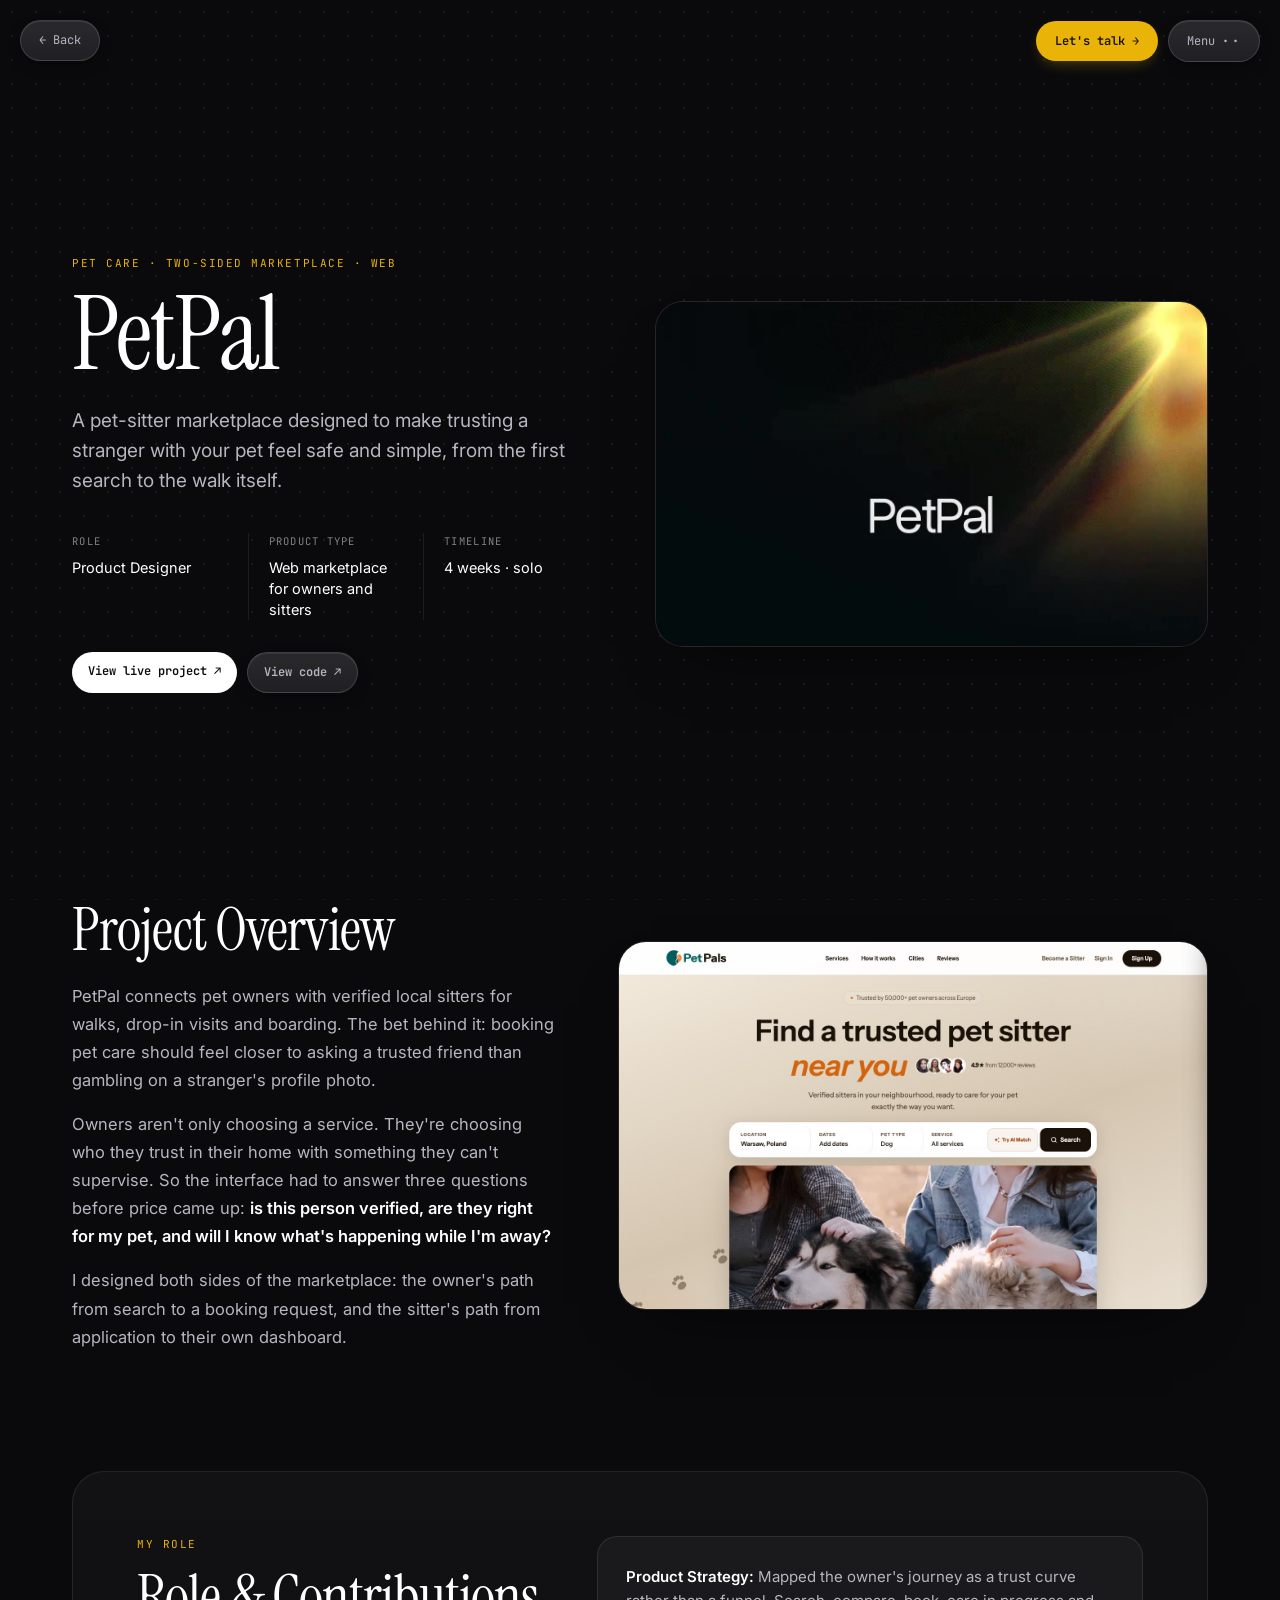
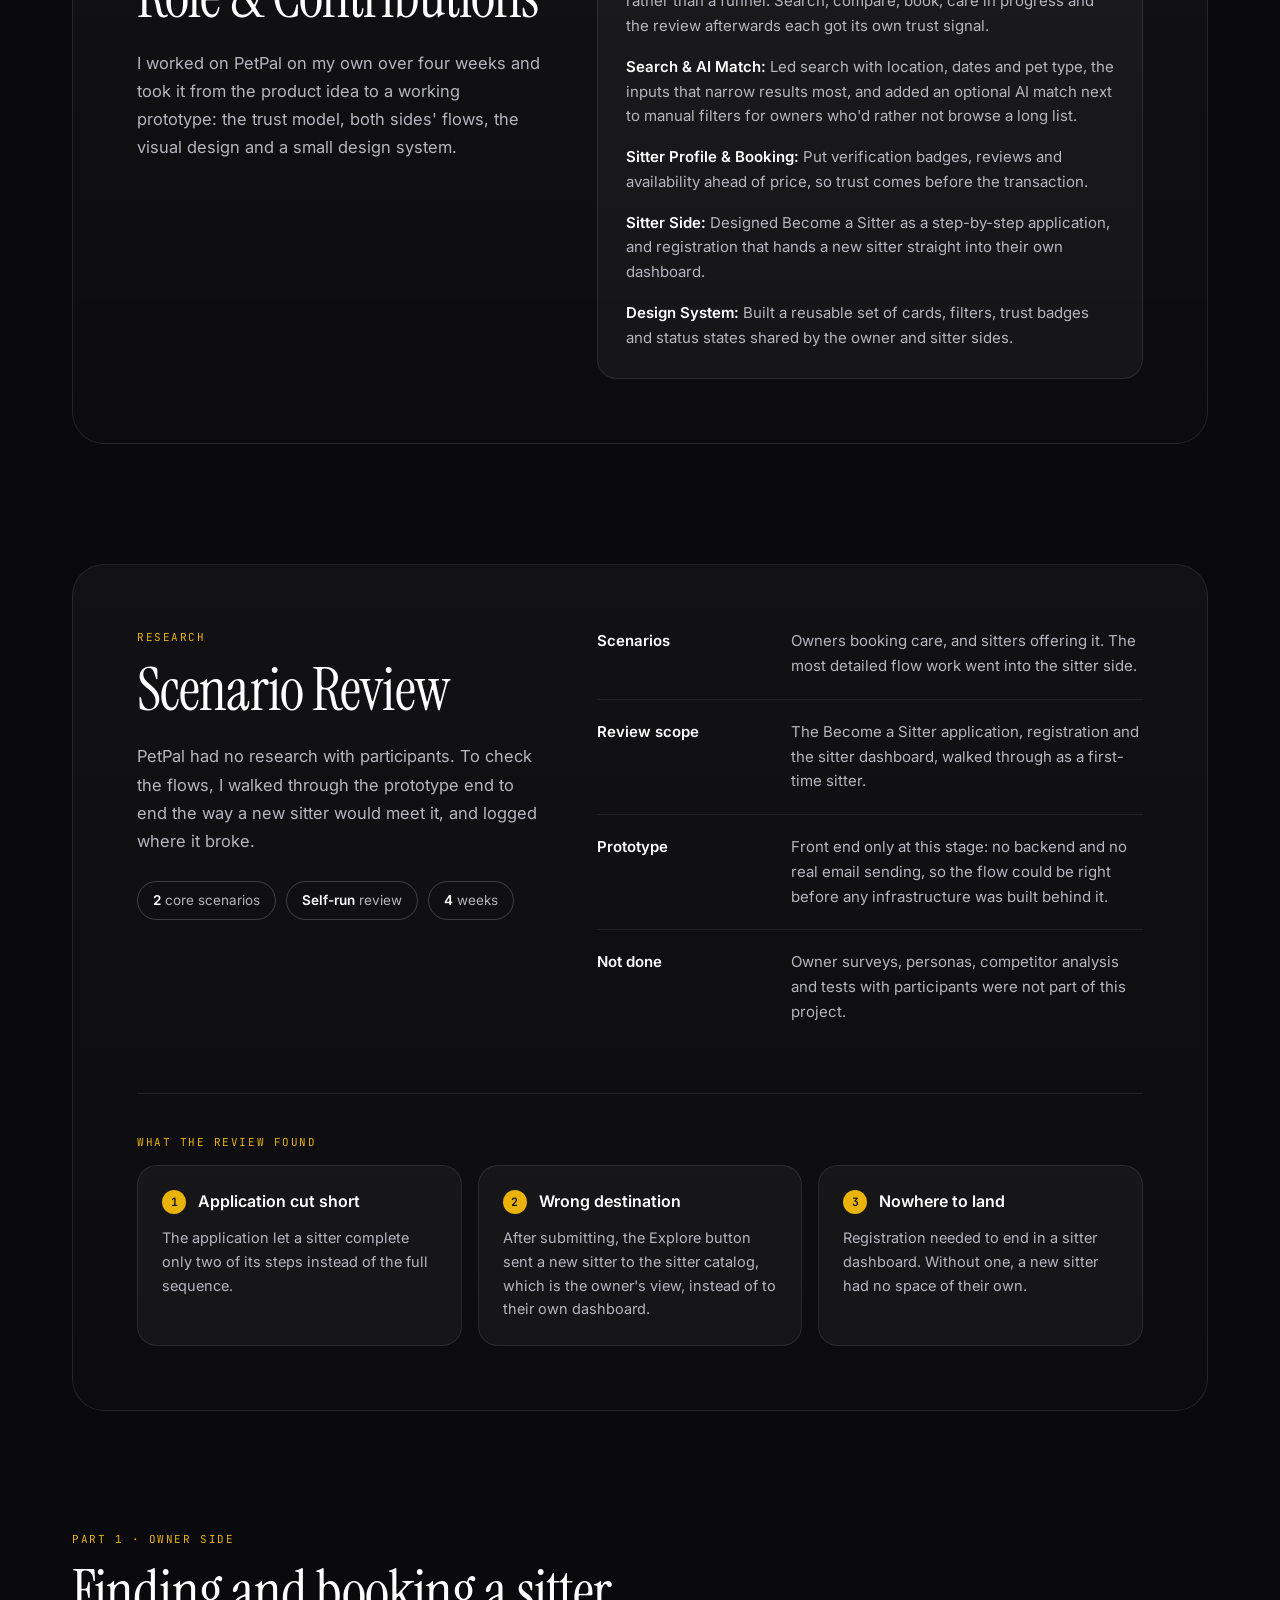
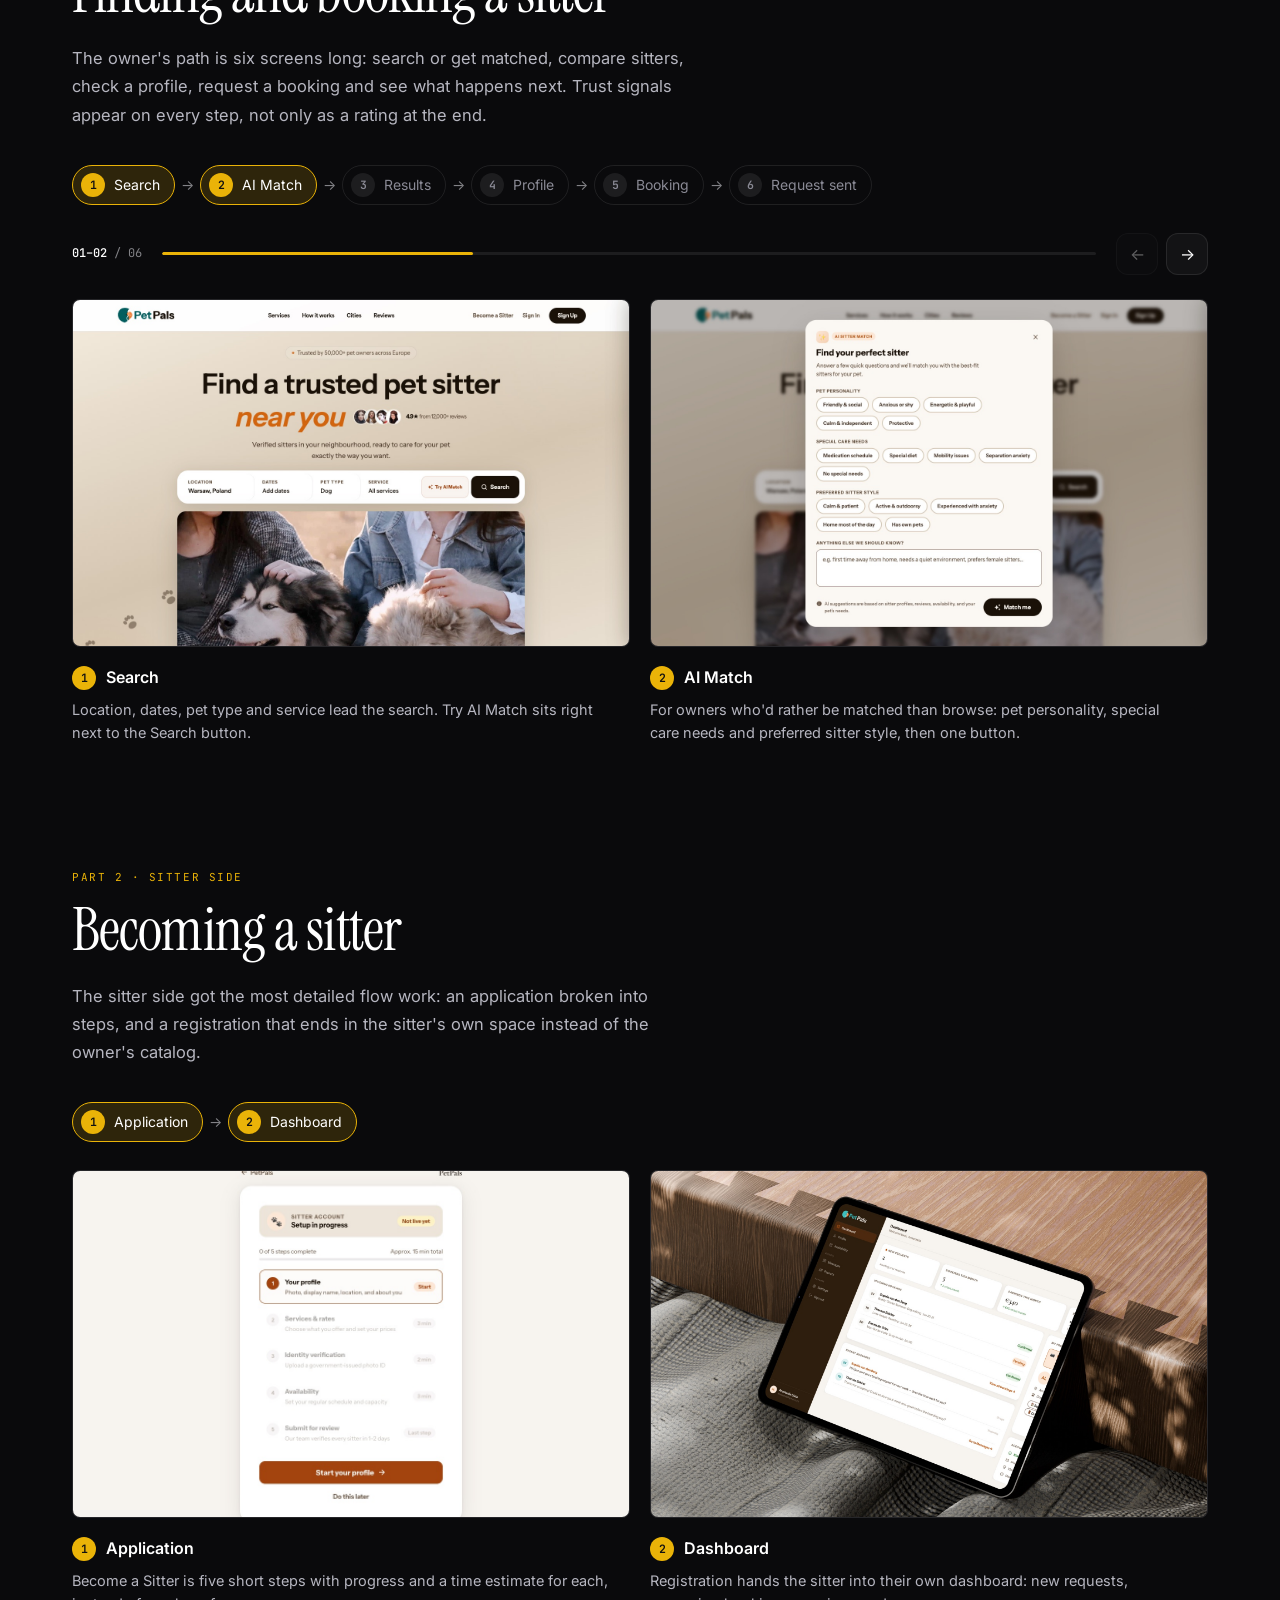
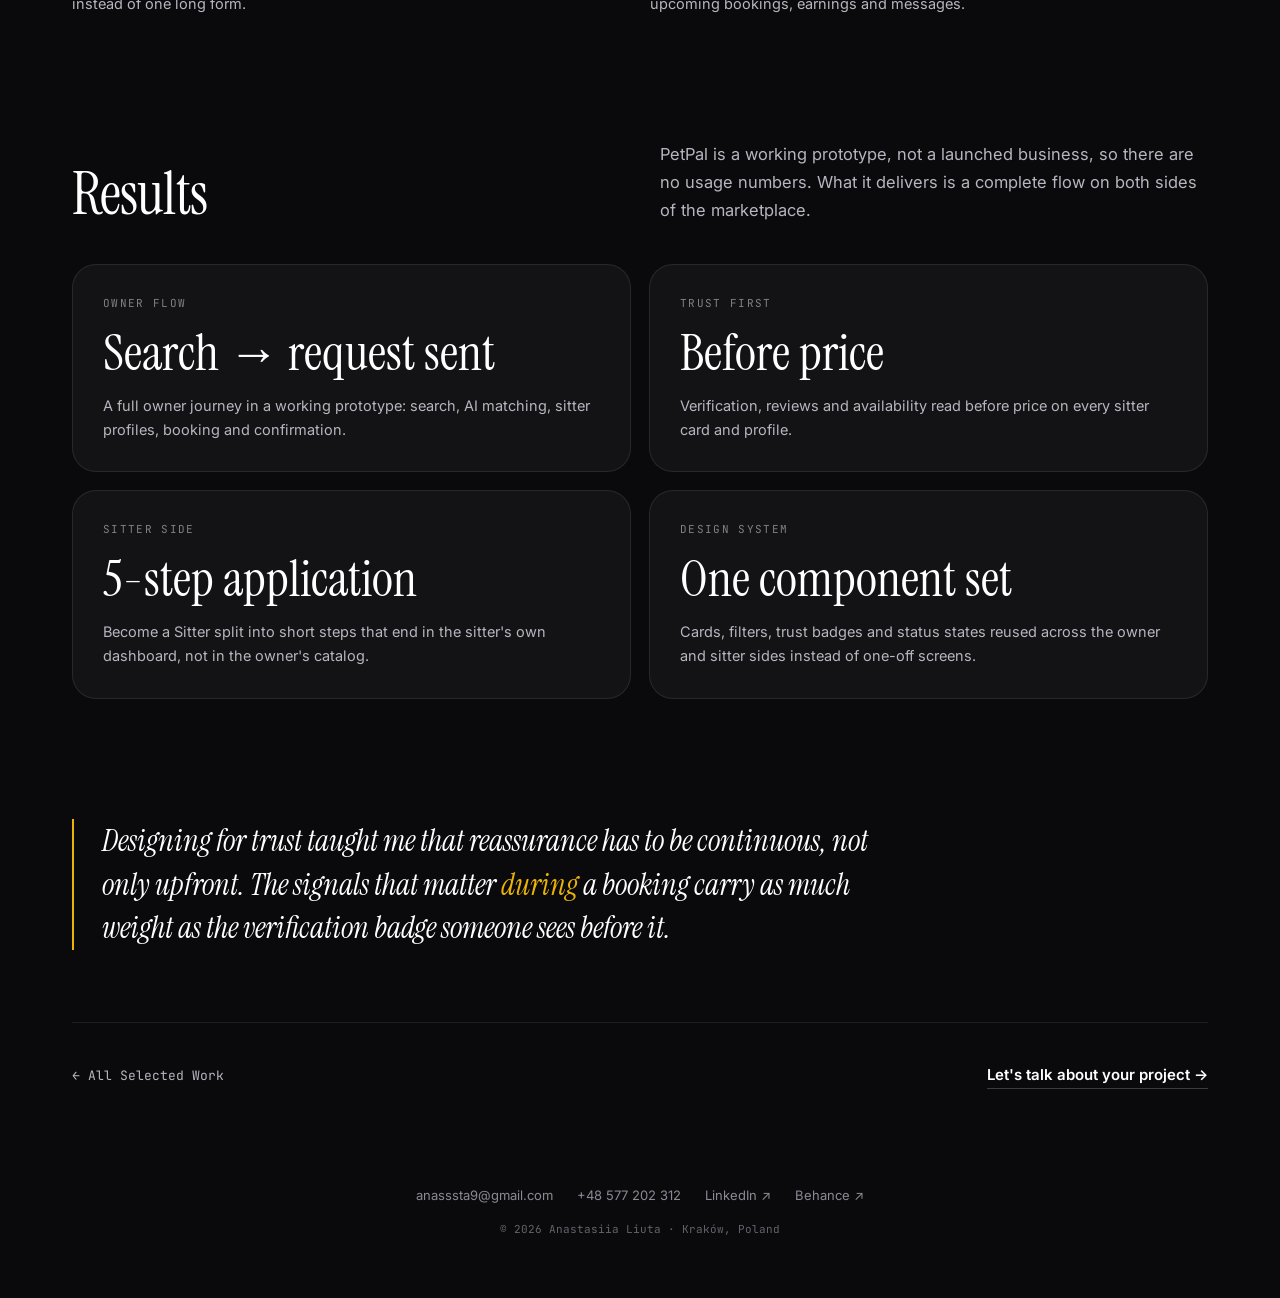
<file: petpal.html>
<!DOCTYPE html>
<html lang="en">
<head>
  <meta charset="UTF-8" />
  <meta name="viewport" content="width=device-width, initial-scale=1.0" />
  <title>PetPal — Case Study · Anastasiia Liuta</title>
  <meta name="description" content="PetPal — a pet-sitter marketplace case study. Product strategy, owner and sitter flows, and a shared design system by Anastasiia Liuta, Product Designer." />
  <meta property="og:title" content="PetPal — Case Study · Anastasiia Liuta" />
  <meta property="og:description" content="A pet-sitter marketplace designed to make trusting a stranger with your pet feel safe and simple." />
  <link rel="preconnect" href="https://fonts.googleapis.com" />
  <link rel="preconnect" href="https://fonts.gstatic.com" crossorigin />
  <link href="https://fonts.googleapis.com/css2?family=Instrument+Serif:ital@0;1&family=Inter:wght@400;500;600;700&family=JetBrains+Mono:wght@400;500&display=swap" rel="stylesheet" />
  <link rel="stylesheet" href="style.css" />
</head>
<body>

  <!-- CASE TOP BAR -->
  <nav class="case-topbar">
    <a href="index.html#work" class="case-pill">← Back</a>
    <div class="case-topbar__group">
      <a href="https://t.me/LiuAna" target="_blank" rel="noopener" class="case-pill case-pill--cta">Let's talk →</a>
      <div class="case-menu" id="caseMenu">
        <button type="button" class="case-pill case-menu__trigger" aria-haspopup="true" aria-expanded="false">
          Menu <span class="case-menu__dots">··</span>
        </button>
        <div class="case-menu__panel" role="menu">
          <a href="index.html" class="case-menu__link" role="menuitem">Home</a>
          <a href="ai-agent.html" class="case-menu__link" role="menuitem">Lumen AI</a>
          <a href="healthconnect.html" class="case-menu__link" role="menuitem">HealthConnect</a>
          <a href="clarus.html" class="case-menu__link" role="menuitem">Clarus</a>
          <a href="petpal.html" class="case-menu__link is-current" role="menuitem">PetPal</a>
          <a href="mailto:anasssta9@gmail.com" class="case-menu__link" role="menuitem">Email</a>
        </div>
      </div>
    </div>
  </nav>

  <!-- HERO -->
  <header class="cs-hero">
    <div class="cs-wrap cs-hero__grid">
      <div>
        <span class="cs-eyebrow">Pet Care · Two-sided Marketplace · Web</span>
        <h1 class="cs-hero__title">PetPal</h1>
        <p class="cs-hero__tagline">
          A pet-sitter marketplace designed to make trusting a stranger with your pet feel safe
          and simple, from the first search to the walk itself.
        </p>
        <dl class="cs-facts">
          <div><dt>Role</dt><dd>Product Designer</dd></div>
          <div><dt>Product type</dt><dd>Web marketplace for owners and sitters</dd></div>
          <div><dt>Timeline</dt><dd>4 weeks · solo</dd></div>
        </dl>
        <div class="case-hero__actions">
          <a href="https://petpal-ivory.vercel.app" target="_blank" rel="noopener" class="case-hero__link">View live project ↗</a>
          <a href="https://github.com/Liuta95/Petpal" target="_blank" rel="noopener" class="case-hero__link case-hero__link--ghost">View code ↗</a>
        </div>
      </div>
      <div class="cs-hero__visual">
        <video autoplay muted loop playsinline preload="metadata" poster="assets/petpal-cover-poster.jpg" aria-hidden="true">
          <source src="assets/petpal-cover.mp4" type="video/mp4" />
        </video>
      </div>
    </div>
  </header>

  <main>

    <!-- PROJECT OVERVIEW -->
    <section class="cs-section reveal" id="overview" aria-labelledby="overview-title">
      <div class="cs-wrap cs-overview">
        <div>
          <h2 class="cs-h2" id="overview-title">Project Overview</h2>
          <p class="cs-lead">
            PetPal connects pet owners with verified local sitters for walks, drop-in visits and
            boarding. The bet behind it: booking pet care should feel closer to asking a trusted
            friend than gambling on a stranger's profile photo.
          </p>
          <p class="cs-lead">
            Owners aren't only choosing a service. They're choosing who they trust in their home with
            something they can't supervise. So the interface had to answer three questions before price
            came up: <strong>is this person verified, are they right for my pet, and will I know what's
            happening while I'm away?</strong>
          </p>
          <p class="cs-lead">
            I designed both sides of the marketplace: the owner's path from search to a booking request,
            and the sitter's path from application to their own dashboard.
          </p>
        </div>
        <figure class="cs-overview__media">
          <img src="assets/petpal/search.jpg" width="1440" height="900" loading="lazy"
               alt="PetPal home page: a headline about finding a trusted pet sitter, and a search bar with location, dates, pet type, service, Try AI Match and Search" />
        </figure>
      </div>
    </section>

    <!-- ROLE & CONTRIBUTIONS -->
    <section class="cs-section reveal" aria-labelledby="role-title">
      <div class="cs-wrap">
        <div class="cs-band cs-band__grid">
          <div>
            <span class="cs-eyebrow">My role</span>
            <h2 class="cs-h2" id="role-title">Role &amp; Contributions</h2>
            <p class="cs-lead">
              I worked on PetPal on my own over four weeks and took it from the product idea to a working
              prototype: the trust model, both sides' flows, the visual design and a small design system.
            </p>
          </div>
          <ul class="cs-glass cs-contrib">
            <li><strong>Product Strategy:</strong> Mapped the owner's journey as a trust curve rather than a funnel. Search, compare, book, care in progress and the review afterwards each got its own trust signal.</li>
            <li><strong>Search &amp; AI Match:</strong> Led search with location, dates and pet type, the inputs that narrow results most, and added an optional AI match next to manual filters for owners who'd rather not browse a long list.</li>
            <li><strong>Sitter Profile &amp; Booking:</strong> Put verification badges, reviews and availability ahead of price, so trust comes before the transaction.</li>
            <li><strong>Sitter Side:</strong> Designed Become a Sitter as a step-by-step application, and registration that hands a new sitter straight into their own dashboard.</li>
            <li><strong>Design System:</strong> Built a reusable set of cards, filters, trust badges and status states shared by the owner and sitter sides.</li>
          </ul>
        </div>
      </div>
    </section>

    <!-- RESEARCH -->
    <section class="cs-section reveal" aria-labelledby="research-title">
      <div class="cs-wrap">
        <div class="cs-band">
          <div class="cs-band__grid">
            <div>
              <span class="cs-eyebrow">Research</span>
              <h2 class="cs-h2" id="research-title">Scenario Review</h2>
              <p class="cs-lead">
                PetPal had no research with participants. To check the flows, I walked through the
                prototype end to end the way a new sitter would meet it, and logged where it broke.
              </p>
              <ul class="cs-pills">
                <li><b>2</b> core scenarios</li>
                <li><b>Self-run</b> review</li>
                <li><b>4</b> weeks</li>
              </ul>
            </div>
            <dl class="cs-deflist">
              <div><dt>Scenarios</dt><dd>Owners booking care, and sitters offering it. The most detailed flow work went into the sitter side.</dd></div>
              <div><dt>Review scope</dt><dd>The Become a Sitter application, registration and the sitter dashboard, walked through as a first-time sitter.</dd></div>
              <div><dt>Prototype</dt><dd>Front end only at this stage: no backend and no real email sending, so the flow could be right before any infrastructure was built behind it.</dd></div>
              <div><dt>Not done</dt><dd>Owner surveys, personas, competitor analysis and tests with participants were not part of this project.</dd></div>
            </dl>
          </div>

          <div class="cs-sub">
            <span class="cs-eyebrow">What the review found</span>
            <div class="cs-cards">
              <article class="cs-card">
                <div class="cs-card__head"><span class="cs-num">1</span><h3>Application cut short</h3></div>
                <p>The application let a sitter complete only two of its steps instead of the full sequence.</p>
              </article>
              <article class="cs-card">
                <div class="cs-card__head"><span class="cs-num">2</span><h3>Wrong destination</h3></div>
                <p>After submitting, the Explore button sent a new sitter to the sitter catalog, which is the owner's view, instead of to their own dashboard.</p>
              </article>
              <article class="cs-card">
                <div class="cs-card__head"><span class="cs-num">3</span><h3>Nowhere to land</h3></div>
                <p>Registration needed to end in a sitter dashboard. Without one, a new sitter had no space of their own.</p>
              </article>
            </div>
          </div>
        </div>
      </div>
    </section>

    <!-- PART 1 · OWNER SIDE -->
    <section class="cs-section reveal" id="owner" aria-labelledby="owner-title">
      <div class="cs-wrap" data-slider>
        <div class="cs-part__intro">
          <span class="cs-eyebrow">Part 1 · Owner side</span>
          <h2 class="cs-h2" id="owner-title">Finding and booking a sitter</h2>
          <p class="cs-lead">
            The owner's path is six screens long: search or get matched, compare sitters, check a
            profile, request a booking and see what happens next. Trust signals appear on every step,
            not only as a rating at the end.
          </p>
        </div>

        <ol class="cs-steps">
          <li><button type="button" class="cs-step"><span class="cs-num">1</span>Search</button></li>
          <li><button type="button" class="cs-step"><span class="cs-num">2</span>AI Match</button></li>
          <li><button type="button" class="cs-step"><span class="cs-num">3</span>Results</button></li>
          <li><button type="button" class="cs-step"><span class="cs-num">4</span>Profile</button></li>
          <li><button type="button" class="cs-step"><span class="cs-num">5</span>Booking</button></li>
          <li><button type="button" class="cs-step"><span class="cs-num">6</span>Request sent</button></li>
        </ol>

        <div class="cs-bar">
          <span class="cs-counter" aria-live="polite"></span>
          <span class="cs-progress"><span></span></span>
          <div class="cs-arrows">
            <button type="button" class="cs-arrow" data-prev aria-label="Previous screens">←</button>
            <button type="button" class="cs-arrow" data-next aria-label="Next screens">→</button>
          </div>
        </div>

        <div class="cs-track">
          <figure class="cs-slide">
            <div class="cs-shot"><img src="assets/petpal/search.jpg" width="1440" height="900" loading="lazy" alt="Home page search bar with location, dates, pet type and service, plus Try AI Match and Search buttons" /></div>
            <figcaption><h3><span class="cs-num">1</span>Search</h3><p>Location, dates, pet type and service lead the search. Try AI Match sits right next to the Search button.</p></figcaption>
          </figure>
          <figure class="cs-slide">
            <div class="cs-shot"><img src="assets/petpal/ai-match.jpg" width="1440" height="900" loading="lazy" alt="AI Sitter Match dialog with chips for pet personality, special care needs and preferred sitter style, a free-text field and a Match me button" /></div>
            <figcaption><h3><span class="cs-num">2</span>AI Match</h3><p>For owners who'd rather be matched than browse: pet personality, special care needs and preferred sitter style, then one button.</p></figcaption>
          </figure>
          <figure class="cs-slide">
            <div class="cs-shot"><img src="assets/petpal/results.jpg" width="1440" height="900" loading="lazy" alt="Search results for pet sitters in Warsaw: filter chips for Verified, rating and price, and sitter cards with photo, price, rating, distance and badges" /></div>
            <figcaption><h3><span class="cs-num">3</span>Results</h3><p>Verified, rating and price work as quick filter chips. Every card shows ID verification, experience and distance next to the price.</p></figcaption>
          </figure>
          <figure class="cs-slide">
            <div class="cs-shot"><img src="assets/petpal/profile.jpg" width="1440" height="900" loading="lazy" alt="Sitter profile: name with ID Verified and Top Rated badges, rating, years of experience, distance, hourly price and a Request Booking button" /></div>
            <figcaption><h3><span class="cs-num">4</span>Sitter profile</h3><p>Verification, a Top Rated badge, reviews and experience sit next to the name. The booking panel stays in view on the right.</p></figcaption>
          </figure>
          <figure class="cs-slide">
            <div class="cs-shot"><img src="assets/petpal/booking.jpg" width="1440" height="900" loading="lazy" alt="Request a booking: service, duration and dates with a calendar on the left, and a booking summary with fees, total and Send Request on the right" /></div>
            <figcaption><h3><span class="cs-num">5</span>Booking</h3><p>Service, duration and dates on the left, a live summary with every fee on the right. Nothing is charged until the sitter confirms.</p></figcaption>
          </figure>
          <figure class="cs-slide">
            <div class="cs-shot"><img src="assets/petpal/request-sent.jpg" width="1440" height="900" loading="lazy" alt="Request Sent confirmation with the sitter, service, dates, pet, total, booking ID and a What happens next list" /></div>
            <figcaption><h3><span class="cs-num">6</span>Request sent</h3><p>A confirmation with the booking details and what happens next, so the owner isn't left waiting without knowing the next step.</p></figcaption>
          </figure>
        </div>
      </div>
    </section>

    <!-- PART 2 · SITTER SIDE -->
    <section class="cs-section reveal" id="sitter" aria-labelledby="sitter-title">
      <div class="cs-wrap" data-slider>
        <div class="cs-part__intro">
          <span class="cs-eyebrow">Part 2 · Sitter side</span>
          <h2 class="cs-h2" id="sitter-title">Becoming a sitter</h2>
          <p class="cs-lead">
            The sitter side got the most detailed flow work: an application broken into steps, and a
            registration that ends in the sitter's own space instead of the owner's catalog.
          </p>
        </div>

        <ol class="cs-steps">
          <li><button type="button" class="cs-step"><span class="cs-num">1</span>Application</button></li>
          <li><button type="button" class="cs-step"><span class="cs-num">2</span>Dashboard</button></li>
        </ol>

        <div class="cs-track">
          <figure class="cs-slide">
            <div class="cs-shot"><img src="assets/petpal/sitter-setup.jpg" width="1152" height="720" loading="lazy" alt="Sitter account setup with five steps: your profile, services and rates, identity verification, availability, and submit for review, with time estimates" /></div>
            <figcaption><h3><span class="cs-num">1</span>Application</h3><p>Become a Sitter is five short steps with progress and a time estimate for each, instead of one long form.</p></figcaption>
          </figure>
          <figure class="cs-slide">
            <div class="cs-shot"><img src="assets/petpal-hero-mockup.jpg" width="2000" height="1500" loading="lazy" style="object-position: center" alt="Sitter dashboard on a tablet: new requests, bookings and earnings this month, upcoming bookings and recent messages" /></div>
            <figcaption><h3><span class="cs-num">2</span>Dashboard</h3><p>Registration hands the sitter into their own dashboard: new requests, upcoming bookings, earnings and messages.</p></figcaption>
          </figure>
        </div>
      </div>
    </section>

    <!-- RESULTS -->
    <section class="cs-section reveal" id="results" aria-labelledby="results-title">
      <div class="cs-wrap">
        <div class="cs-results__head">
          <h2 class="cs-h2" id="results-title">Results</h2>
          <p class="cs-lead">
            PetPal is a working prototype, not a launched business, so there are no usage numbers.
            What it delivers is a complete flow on both sides of the marketplace.
          </p>
        </div>
        <div class="cs-results__grid">
          <article class="cs-result">
            <p class="cs-result__label">Owner flow</p>
            <p class="cs-result__value">Search → request sent</p>
            <p>A full owner journey in a working prototype: search, AI matching, sitter profiles, booking and confirmation.</p>
          </article>
          <article class="cs-result">
            <p class="cs-result__label">Trust first</p>
            <p class="cs-result__value">Before price</p>
            <p>Verification, reviews and availability read before price on every sitter card and profile.</p>
          </article>
          <article class="cs-result">
            <p class="cs-result__label">Sitter side</p>
            <p class="cs-result__value">5-step application</p>
            <p>Become a Sitter split into short steps that end in the sitter's own dashboard, not in the owner's catalog.</p>
          </article>
          <article class="cs-result">
            <p class="cs-result__label">Design system</p>
            <p class="cs-result__value">One component set</p>
            <p>Cards, filters, trust badges and status states reused across the owner and sitter sides instead of one-off screens.</p>
          </article>
        </div>
      </div>
    </section>

    <!-- CLOSING -->
    <section class="cs-section cs-close reveal">
      <div class="cs-wrap">
        <blockquote class="cs-quote">
          Designing for trust taught me that reassurance has to be continuous, not only upfront. The
          signals that matter <em>during</em> a booking carry as much weight as the verification badge
          someone sees before it.
        </blockquote>
        <div class="case-nav-footer">
          <a href="index.html#work" class="case-nav-footer__link">← All Selected Work</a>
          <a href="mailto:anasssta9@gmail.com" class="case-nav-footer__cta">Let's talk about your project →</a>
        </div>
      </div>
    </section>

  </main>

  <!-- BOTTOM LINKS -->
  <footer class="bottom-links">
    <div class="bottom-links__row">
      <a href="mailto:anasssta9@gmail.com">anasssta9@gmail.com</a>
      <a href="tel:+48577202312">+48 577 202 312</a>
      <a href="#" target="_blank" rel="noopener">LinkedIn ↗</a>
      <a href="#" target="_blank" rel="noopener">Behance ↗</a>
    </div>
    <p class="bottom-links__copyright">© 2026 Anastasiia Liuta · Kraków, Poland</p>
  </footer>

  <script src="js/case.js" defer></script>
</body>
</html>
</file>
<file: style.css>
/* ============================================
   ANASTASIIA LIUTA · PORTFOLIO
   Editorial, case-study-first layout
   Fixed design: full black theme
   ============================================ */

:root {
  /* Page */
  --bg: #0a0a0c;

  /* Cards / surfaces */
  --panel-bg: rgba(255, 255, 255, 0.045);
  --panel-bg-soft: rgba(255, 255, 255, 0.03);
  --panel-bg-hover: rgba(255, 255, 255, 0.075);
  --panel-border: rgba(255, 255, 255, 0.09);
  --panel-border-strong: rgba(255, 255, 255, 0.20);
  --panel-divider: rgba(255, 255, 255, 0.08);
  --panel-highlight: rgba(255, 255, 255, 0.12);
  --tile-shadow: 0 30px 60px -35px rgba(0, 0, 0, 0.7);

  /* Text */
  --ink: #ffffff;
  --ink-soft: #b6b6c0;
  --ink-muted: #8a8a95;
  --ink-faint: #828286;

  /* Accent — yellow */
  --accent: #eab308;
  --accent-2: #f59e0b;
  --accent-3: #fde047;
  --accent-soft: rgba(234, 179, 8, 0.16);

  /* Fonts */
  --font-display: 'Instrument Serif', 'Times New Roman', serif;
  --font-sans: 'Inter', -apple-system, BlinkMacSystemFont, sans-serif;
  --font-mono: 'JetBrains Mono', ui-monospace, monospace;

  /* Radius */
  --r-sm: 8px;
  --r-md: 14px;
  --r-lg: 20px;
  --r-xl: 28px;

  /* Motion */
  --ease-out: cubic-bezier(0.16, 1, 0.3, 1);
}

* { box-sizing: border-box; margin: 0; padding: 0; }

html { scroll-behavior: smooth; }

body {
  font-family: var(--font-sans);
  font-size: 15px;
  line-height: 1.55;
  color: var(--ink);
  background: var(--bg);
  -webkit-font-smoothing: antialiased;
  -moz-osx-font-smoothing: grayscale;
  min-height: 100vh;
  overflow-x: hidden;
  position: relative;
  transition: background-color 0.35s ease, color 0.35s ease;
}

/* Faint dot-pattern texture for the light sections (About, Selected Work,
   Experience, Contact) — fixed so it doesn't repaint on scroll. Opaque
   card/tile backgrounds naturally occlude it where they sit, so it only
   reads in the open background areas, the hero included (it has no
   background image of its own). */
body::before {
  content: '';
  position: fixed;
  inset: 0;
  z-index: -1;
  pointer-events: none;
  background-image: radial-gradient(circle, rgba(255, 255, 255, 0.07) 1px, transparent 1px);
  background-size: 24px 24px;
}

a { color: inherit; text-decoration: none; }
button { font-family: inherit; cursor: pointer; border: none; background: none; color: inherit; }

a:focus, button:focus { outline: none; }

a:focus-visible, button:focus-visible {
  outline: 2px solid var(--accent);
  outline-offset: 2px;
}
ul { list-style: none; }

::selection { background: rgba(234, 179, 8, 0.35); color: #fff; }

::-webkit-scrollbar { width: 10px; height: 10px; }
::-webkit-scrollbar-track { background: transparent; }
::-webkit-scrollbar-thumb {
  background-color: var(--panel-border-strong);
  background-clip: content-box;
  border: 2px solid transparent;
  border-radius: 100px;
}
::-webkit-scrollbar-thumb:hover { background-color: var(--accent); background-clip: content-box; }

/* ============================================
   CORNER-FRAME — small "+" marks at the four
   corners of a container, blueprint/workbench
   accent. Two color variants for dark/light bg.
   ============================================ */
.corner-frame { position: relative; }

.corner-frame--dark {
  --corner-mark: url("data:image/svg+xml,%3Csvg xmlns='http://www.w3.org/2000/svg' width='16' height='16'%3E%3Cpath d='M8 2v12M2 8h12' stroke='%23ffffff' stroke-opacity='0.35' stroke-width='1'/%3E%3C/svg%3E");
}

.corner-frame--light {
  --corner-mark: url("data:image/svg+xml,%3Csvg xmlns='http://www.w3.org/2000/svg' width='16' height='16'%3E%3Cpath d='M8 2v12M2 8h12' stroke='%2317171c' stroke-opacity='0.18' stroke-width='1'/%3E%3C/svg%3E");
}

.corner-frame::before,
.corner-frame::after {
  content: '';
  position: absolute;
  inset: 0;
  pointer-events: none;
  background-image: var(--corner-mark), var(--corner-mark);
  background-repeat: no-repeat, no-repeat;
  background-size: 16px 16px, 16px 16px;
}

.corner-frame::before {
  background-position: -8px -8px, calc(100% + 8px) -8px;
}

.corner-frame::after {
  background-position: -8px calc(100% + 8px), calc(100% + 8px) calc(100% + 8px);
}

/* ============================================
   HERO — oversized name, portrait set into the second line
   ============================================ */
.hero {
  min-height: 100vh;
  min-height: 100svh;
  position: relative;
  overflow: hidden;
  width: 100%;
  color: var(--ink);
  display: flex;
  flex-direction: column;
  justify-content: flex-end;
  padding: 0 var(--hero-pad) 96px;
  --hero-pad: clamp(16px, 3vw, 48px);
}

.hero__meta {
  font-family: var(--font-mono);
  font-size: 11px;
  text-transform: uppercase;
  letter-spacing: 0.15em;
  color: var(--ink-muted);
}

.hero__meta--status { display: inline-flex; align-items: center; gap: 8px; text-transform: none; letter-spacing: 0.04em; font-size: 12px; }

.hero__meta--status .dot {
  width: 6px; height: 6px; border-radius: 50%;
  background: #4ade80;
  box-shadow: 0 0 8px rgba(74, 222, 128, 0.6);
}

.hero__top {
  position: absolute;
  top: 92px;
  left: var(--hero-pad);
  right: var(--hero-pad);
  display: flex;
  justify-content: space-between;
  gap: 16px;
  animation: fade-up 0.8s var(--ease-out) backwards;
}

/* The name is sized in vw so "ANASTASIIA" spans the content width at
   every viewport; everything on the second line is in em of that
   size, so the portrait and the italic accent scale with it. */
.hero__name {
  font-family: var(--font-sans);
  font-weight: 800;
  text-transform: uppercase;
  font-size: clamp(40px, 15.6vw, 240px);
  line-height: 0.86;
  letter-spacing: -0.055em;
  margin: 0;
  color: var(--ink);
}

.hero__line {
  display: block;
  animation: fade-up 1s var(--ease-out) backwards;
}

.hero__line:nth-child(1) { animation-delay: 0.15s; }

.hero__line--second {
  display: flex;
  align-items: flex-end;
  gap: 0.12em;
  animation-delay: 0.3s;
}

.hero__photo {
  flex: 0 0 auto;
  width: 0.82em;
  height: 1.06em;
  margin-bottom: 0.05em;
  border-radius: 0.06em;
  overflow: hidden;
  border: 1px solid var(--panel-border);
  box-shadow: var(--tile-shadow);
}

.hero__photo img {
  width: 100%;
  height: 100%;
  object-fit: cover;
  object-position: 50% 20%;
  display: block;
}

/* Italic serif accent — two short lines so it
   stays the height of the caps beside it. */
.hero__accent {
  font-family: var(--font-display);
  font-style: italic;
  font-weight: 400;
  text-transform: none;
  font-size: 0.4em;
  line-height: 0.95;
  letter-spacing: -0.01em;
  color: var(--ink);
  margin-bottom: 0.12em;
}

@keyframes fade-up {
  from { opacity: 0; transform: translateY(30px); }
  to   { opacity: 1; transform: translateY(0); }
}

.hero__foot {
  display: flex;
  justify-content: space-between;
  margin-top: 28px;
  animation: fade-up 1s var(--ease-out) 0.5s backwards;
}

.hero__marquee {
  width: 100vw;
  position: absolute;
  left: 0;
  bottom: 0;
  overflow: hidden;
  border-top: 1px solid var(--panel-divider);
  padding: 12px 0;
  animation: fade-up 1s var(--ease-out) 0.9s backwards;
}

.marquee__track {
  display: flex;
  gap: 18px;
  width: max-content;
  white-space: nowrap;
  font-family: var(--font-mono);
  font-size: 11px;
  text-transform: uppercase;
  letter-spacing: 0.08em;
  color: var(--ink-faint);
  opacity: 0.7;
  animation: marquee 40s linear infinite;
}

.marquee__dot { color: var(--ink-faint); }

@keyframes marquee {
  from { transform: translateX(0); }
  to   { transform: translateX(-50%); }
}

@media (max-width: 640px) {
  .hero { padding-bottom: 84px; }
  .hero__top { top: 76px; flex-direction: column; gap: 8px; }
  .hero__foot { margin-top: 18px; }
}
  100% { transform: translateX(100%); }
}

/* ============================================
   POSITIONING STRIP — no card, editorial beat
   ============================================ */
.positioning {
  position: relative;
  max-width: 780px;
  margin: 0 auto;
  padding: 130px 24px 80px;
  text-align: left;
}

.positioning__transition {
  position: absolute;
  top: 0;
  left: 50%;
  width: 100vw;
  margin-left: -50vw;
  height: 110px;
  pointer-events: none;
}

.positioning__transition::before {
  content: '';
  position: absolute;
  inset: 0;
  background: linear-gradient(180deg,
    #0a0a0c 0%,
    rgba(10, 10, 12, 0.35) 40%,
    transparent 100%);
  opacity: 0.85;
}

.positioning__transition::after {
  content: '';
  position: absolute;
  inset: 0;
  background:
    linear-gradient(90deg,
      transparent 0%, var(--accent) 22%, var(--accent-2) 50%, var(--accent-3) 78%, transparent 100%)
      top / 100% 2px no-repeat,
    linear-gradient(180deg,
      rgba(14, 116, 144, 0.10) 0%,
      rgba(3, 105, 161, 0.05) 45%,
      transparent 100%)
      top / 100% 100% no-repeat;
}

.positioning__statement {
  font-family: var(--font-display);
  font-size: clamp(22px, 3vw, 30px);
  font-weight: 400;
  line-height: 1.35;
  color: var(--ink-soft);
}

.positioning__statement strong {
  font-weight: 400;
  font-style: italic;
  color: var(--accent);
}

.tag {
  font-family: var(--font-mono);
  font-size: 11px;
  text-transform: uppercase;
  letter-spacing: 0.06em;
  padding: 6px 12px;
  border-radius: 100px;
  background: var(--panel-bg-soft);
  border: 1px solid var(--panel-divider);
  color: var(--ink-muted);
}

/* ============================================
   CONTENT / SHARED SECTION HEAD
   ============================================ */
.content {
  max-width: 1000px;
  margin: 0 auto;
  padding: 0 120px;
  border-left: 1px solid var(--panel-divider);
  border-right: 1px solid var(--panel-divider);
}

/* Keeps anchor-jumped/deep-linked sections from landing directly under
   the fixed floating nav pill (~74px tall, sitting 20px from the top). */
#about, #work, #experience, #contact,
#overview, #challenge, #approach, #screens, #outcomes, #reflection {
  scroll-margin-top: 110px;
}

.section__head {
  display: flex;
  justify-content: space-between;
  align-items: baseline;
  margin-bottom: 24px;
}

.section__label {
  font-family: var(--font-display);
  font-style: italic;
  font-size: 26px;
  font-weight: 400;
  color: var(--ink);
}

.section__count {
  font-family: var(--font-mono);
  font-size: 11px;
  color: var(--ink-faint);
}

/* ============================================
   SELECTED WORK — 2+1 featured grid
   ============================================ */
.work { padding: 64px 0 96px; border-top: 1px solid var(--panel-divider); }

.work-more {
  margin-top: 32px;
  display: flex;
  align-items: center;
  flex-wrap: wrap;
  gap: 20px;
}

.work-more__text {
  font-size: 14px;
  color: var(--ink-muted);
  max-width: 44ch;
}

.work-more__link { flex-shrink: 0; }

.work-grid {
  display: grid;
  grid-template-columns: 1.6fr 1fr;
  gap: 16px;
}

.work-grid--single {
  grid-template-columns: 1fr;
}

.work-grid--single .case-card--featured {
  max-width: 640px;
}

.work-grid--pair {
  grid-template-columns: 1fr;
  max-width: 760px;
  margin: 0 auto;
}

.case-card {
  display: flex;
  flex-direction: column;
  background: var(--panel-bg);
  border: 1px solid var(--panel-border);
  border-radius: var(--r-lg);
  overflow: hidden;
  -webkit-mask-image: -webkit-radial-gradient(white, black);
  box-shadow: var(--tile-shadow), 0 1px 0 0 var(--panel-highlight) inset;
  transition: transform 0.35s var(--ease-out), border-color 0.35s ease, box-shadow 0.35s ease;
}

.case-card:hover {
  transform: translateY(-3px);
  border-color: var(--panel-border-strong);
}

.case-card__art {
  position: relative;
  aspect-ratio: 16 / 9;
  display: flex;
  align-items: center;
  justify-content: center;
  overflow: hidden;
  border-radius: var(--r-lg);
  -webkit-mask-image: -webkit-radial-gradient(white, black);
}

.case-card__art::after {
  content: '';
  position: absolute;
  inset: 0;
  background-image: url("data:image/svg+xml,%3Csvg viewBox='0 0 200 200' xmlns='http://www.w3.org/2000/svg'%3E%3Cfilter id='n'%3E%3CfeTurbulence type='fractalNoise' baseFrequency='0.9' numOctaves='2' stitchTiles='stitch'/%3E%3CfeColorMatrix values='0 0 0 0 0  0 0 0 0 0  0 0 0 0 0  0 0 0 0.3 0'/%3E%3C/filter%3E%3Crect width='100%25' height='100%25' filter='url(%23n)'/%3E%3C/svg%3E");
  opacity: 0.25;
  mix-blend-mode: overlay;
}

/* Fallback color shown only if a card's cover image fails to load —
   kept on-brand (amber family) per DESIGN.md's One Signal Rule. */
.case-card__art--1 { background: radial-gradient(ellipse at 30% 20%, #eab308, transparent 60%), radial-gradient(ellipse at 80% 80%, #f59e0b, transparent 60%), linear-gradient(135deg, #92400e, #1c1c20); }
.case-card__art--2 { background: radial-gradient(ellipse at 70% 30%, #fde047, transparent 60%), radial-gradient(ellipse at 20% 80%, #eab308, transparent 60%), linear-gradient(135deg, #78350f, #1c1c20); }
.case-card__art--3 { background: radial-gradient(ellipse at 50% 20%, #f59e0b, transparent 60%), radial-gradient(ellipse at 20% 90%, #d97706, transparent 60%), linear-gradient(135deg, #92400e, #1c1c20); }

.case-card__cover {
  width: 100%;
  height: 100%;
  object-fit: cover;
  display: block;
  filter: blur(0px);
  transition: transform 0.5s var(--ease-out), filter 0.5s var(--ease-out);
}

.case-card__art { container-type: inline-size; }

/* Domain label over a video cover. Sized in container units so it
   scales with the card the way the video's baked-in title does. */
.case-card__label {
  position: absolute;
  left: 50%;
  top: 58%;
  transform: translate(-50%, -50%);
  z-index: 1;
  display: flex;
  flex-direction: column;
  align-items: center;
  gap: clamp(8px, 1.6cqw, 16px);
  text-align: center;
  pointer-events: none;
  transition: opacity 0.4s var(--ease-out);
}

.case-card__domain {
  font-family: var(--font-mono);
  font-size: clamp(9px, 1.45cqw, 13px);
  text-transform: uppercase;
  letter-spacing: 0.14em;
  white-space: nowrap;
  color: rgba(237, 237, 237, 0.62);
}

.case-card:hover .case-card__label { opacity: 0; }

/* Exported Unicorn Studio video covers: the project name is baked in
   at ~62% of the frame height, so the domain sits just above it. */
.case-card__video { background: #030b0f; }

/* Anchored by its bottom edge just above the title's top (~57%), so a
   proportionally larger label on a narrow card grows upward instead
   of running into the title. */
.case-card__label--over-video { top: 54.5%; transform: translate(-50%, -100%); }

.case-card:hover .case-card__cover,
.case-card:focus-within .case-card__cover { transform: scale(1.08); filter: blur(6px); }

.case-card__overlay {
  position: absolute;
  inset: 0;
  z-index: 1;
  display: flex;
  flex-direction: column;
  justify-content: flex-end;
  padding: 22px;
  background: linear-gradient(180deg, transparent 0%, rgba(10, 10, 12, 0.2) 45%, rgba(10, 10, 12, 0.94) 100%);
  opacity: 0;
  transform: translateY(10px);
  transition: opacity 0.35s var(--ease-out), transform 0.35s var(--ease-out);
  pointer-events: none;
}

.case-card:hover .case-card__overlay,
.case-card:focus-within .case-card__overlay {
  opacity: 1;
  transform: translateY(0);
}

/* Touch devices have no real :hover — the overlay is the only place the
   project title/description/CTA live, so it must be visible at rest here
   instead of requiring a hover that will never fire. */
@media (hover: none) {
  .case-card__overlay {
    opacity: 1;
    transform: translateY(0);
  }
}

.case-card__overlay-title {
  font-family: var(--font-display);
  font-size: 24px;
  color: var(--ink);
  margin-bottom: 6px;
}

.case-card__overlay-desc {
  font-size: 13px;
  color: var(--ink-soft);
  line-height: 1.5;
  max-width: 34ch;
  margin-bottom: 14px;
}

.case-card__tags {
  display: flex;
  gap: 8px;
  margin-bottom: 10px;
}

.case-card__tags span {
  font-family: var(--font-mono);
  font-size: 11px;
  text-transform: uppercase;
  letter-spacing: 0.06em;
  color: var(--accent);
}

.case-card__badge {
  display: inline-block;
  align-self: flex-start;
  margin-top: 16px;
  font-family: var(--font-mono);
  font-size: 11px;
  text-transform: uppercase;
  letter-spacing: 0.06em;
  padding: 6px 12px;
  background: linear-gradient(180deg, rgba(255, 255, 255, 0.06) 0%, rgba(255, 255, 255, 0.02) 100%), #1c1c20;
  border: 1px solid rgba(255, 255, 255, 0.14);
  border-radius: 100px;
  box-shadow: 0 6px 16px -6px rgba(0, 0, 0, 0.5), inset 0 1px 0 0 rgba(255, 255, 255, 0.06);
  color: var(--ink-soft);
  transition: color 0.25s ease, border-color 0.25s ease, box-shadow 0.25s ease;
}

.case-card:hover .case-card__badge { color: var(--accent); border-color: rgba(234, 179, 8, 0.35); }

/* ============================================
   ABOUT + STRENGTHS — light, no card
   ============================================ */
.about-strengths { padding: 64px 0 96px; }

.about-strengths__grid {
  display: grid;
  grid-template-columns: 1fr 1.1fr;
  gap: 56px;
}

.about-strengths__bio p {
  font-size: 17px;
  line-height: 1.65;
  color: var(--ink-soft);
  margin-bottom: 18px;
}

.about-strengths__bio p:last-child { margin-bottom: 0; }

.about-strengths__bio strong { color: var(--ink); font-weight: 600; }

.about-strengths__skills {
  display: flex;
  flex-direction: column;
  gap: 20px;
}

.skill-group__label {
  display: block;
  font-size: 11px;
  font-weight: 600;
  text-transform: uppercase;
  letter-spacing: 0.1em;
  color: var(--ink-faint);
  margin-bottom: 10px;
}

.pills { display: flex; flex-wrap: wrap; gap: 8px; }

/* ============================================
   EXPERIENCE — compact, quiet
   ============================================ */
.experience { padding: 64px 0 80px; border-top: 1px solid var(--panel-divider); }

.experience-list { display: flex; flex-direction: column; }

.exp-row {
  display: grid;
  grid-template-columns: 150px 230px 1fr;
  gap: 20px;
  align-items: baseline;
  padding: 16px 0;
  border-bottom: 1px solid var(--panel-divider);
  transition: opacity 0.25s ease;
}

.exp-row:hover { opacity: 0.85; }

.exp-row__date {
  font-family: var(--font-mono);
  font-size: 12px;
  color: var(--ink-faint);
}

.exp-row__role {
  font-size: 14px;
  font-weight: 600;
  color: var(--ink);
}

.exp-row__role em { font-style: normal; font-weight: 400; color: var(--accent); }

.exp-row__impact {
  font-size: 13.5px;
  color: var(--ink-muted);
  line-height: 1.5;
}

.exp-row__metric {
  display: inline-block;
  margin-left: 4px;
  font-weight: 700;
  color: var(--ink);
}

/* Career progression: heaviest/darkest at the most recent, senior role, tapering
   to lighter weight and softer gray toward the oldest, junior role — the visual
   weight signals seniority so growth reads at a glance, without checking dates. */
.experience-list .exp-row:nth-child(1) .exp-row__role { font-size: 15px; font-weight: 700; color: var(--ink); }
.experience-list .exp-row:nth-child(2) .exp-row__role { font-weight: 600; color: var(--ink); }
.experience-list .exp-row:nth-child(3) .exp-row__role { font-weight: 500; color: var(--ink-soft); }
.experience-list .exp-row:nth-child(4) .exp-row__role { font-weight: 400; color: var(--ink-muted); }

.experience__more {
  display: inline-block;
  margin-top: 24px;
  font-family: var(--font-mono);
  font-size: 12px;
  color: var(--ink-soft);
  border-bottom: 1px solid var(--panel-border-strong);
  padding-bottom: 2px;
  transition: color 0.2s ease, border-color 0.2s ease;
}

.experience__more:hover { color: var(--accent); border-color: var(--accent); }

/* ============================================
   CONTACT — single decisive closing moment
   ============================================ */
.contact { padding: 64px 0 100px; }

.contact__inner {
  display: grid;
  grid-template-columns: 1.3fr 1fr;
  gap: 48px;
  background: linear-gradient(160deg, var(--panel-bg-soft), transparent);
  border: 1px solid var(--panel-border);
  border-radius: var(--r-xl);
  padding: 48px;
  box-shadow: var(--tile-shadow), 0 1px 0 0 var(--panel-highlight) inset;
  position: relative;
  overflow: hidden;
}

.contact__inner::before {
  content: '';
  position: absolute;
  inset: 0;
  padding: 1px;
  background: linear-gradient(135deg, rgba(234, 179, 8, 0.5), rgba(245, 158, 11, 0.3), rgba(253, 224, 71, 0.4));
  -webkit-mask: linear-gradient(#fff 0 0) content-box, linear-gradient(#fff 0 0);
  -webkit-mask-composite: xor;
  mask-composite: exclude;
  pointer-events: none;
  opacity: 0.6;
}

.badge {
  display: inline-block;
  font-family: var(--font-mono);
  font-size: 11px;
  text-transform: uppercase;
  letter-spacing: 0.08em;
  padding: 4px 10px;
  background: var(--accent-soft);
  color: var(--accent);
  border-radius: 100px;
  font-weight: 600;
  margin-bottom: 16px;
}

.contact__title {
  font-family: var(--font-display);
  font-weight: 400;
  font-size: clamp(34px, 4vw, 48px);
  color: var(--ink);
  margin-bottom: 14px;
}

.contact__desc {
  font-size: 15px;
  color: var(--ink-muted);
  line-height: 1.6;
  max-width: 42ch;
  margin-bottom: 28px;
}

.contact__btn {
  position: relative;
  overflow: hidden;
  display: inline-flex;
  align-items: center;
  gap: 8px;
  padding: 13px 26px;
  border-radius: 12px;
  font-size: 14px;
  font-weight: 700;
  color: var(--bg);
  background: #eab308;
  border: 1px solid #92400e;
  box-shadow: 0 10px 30px -12px rgba(146, 64, 14, 0.65);
  transition: box-shadow 0.25s ease, transform 0.25s var(--ease-out);
}

.contact__btn::after {
  content: '';
  position: absolute;
  inset: 0;
  background-image: url("data:image/svg+xml,%3Csvg viewBox='0 0 200 200' xmlns='http://www.w3.org/2000/svg'%3E%3Cfilter id='n'%3E%3CfeTurbulence type='fractalNoise' baseFrequency='0.022' numOctaves='4' seed='11' stitchTiles='stitch'/%3E%3CfeColorMatrix type='matrix' values='0.33 0.33 0.33 0 0  0.33 0.33 0.33 0 0  0.33 0.33 0.33 0 0  0 0 0 0 1'/%3E%3C/filter%3E%3Crect width='100%25' height='100%25' filter='url(%23n)'/%3E%3C/svg%3E");
  mix-blend-mode: multiply;
  opacity: 0.35;
  pointer-events: none;
}

.contact__btn:hover {
  box-shadow: 0 14px 36px -10px rgba(146, 64, 14, 0.8);
  transform: translateY(-1px);
}

.contact__meta {
  display: flex;
  flex-direction: column;
  justify-content: center;
  gap: 24px;
  border-left: 1px solid var(--panel-divider);
  padding-left: 40px;
}

.contact__person { display: flex; align-items: center; gap: 12px; }

.contact__avatar {
  width: 40px;
  height: 40px;
  border-radius: 50%;
  overflow: hidden;
  background: linear-gradient(135deg, #d97706 0%, #eab308 30%, #fbbf24 65%, #fde047 100%);
  color: var(--bg);
  display: flex;
  align-items: center;
  justify-content: center;
  font-size: 14px;
  font-weight: 600;
  flex-shrink: 0;
  box-shadow: 0 0 16px rgba(234, 179, 8, 0.35);
}

.contact__avatar-img {
  width: 100%;
  height: 100%;
  object-fit: cover;
  display: block;
}

.contact__name { font-size: 14px; font-weight: 600; color: var(--ink); }
.contact__email { font-size: 12px; color: var(--ink-muted); transition: color 0.2s ease; }
.contact__email:hover { color: var(--ink-soft); }

.contact__facts { display: flex; flex-direction: column; gap: 10px; }

.contact__facts > div { font-size: 13px; color: var(--ink-soft); line-height: 1.5; }

.muted { color: var(--ink-faint); font-size: 11px; text-transform: uppercase; letter-spacing: 0.08em; display: block; margin-bottom: 2px; }

/* ============================================
   BOTTOM LINKS
   ============================================ */
.bottom-links {
  max-width: 1000px;
  margin: 0 auto;
  padding: 0 24px 60px;
  text-align: center;
  color: var(--ink-muted);
}

.bottom-links__row {
  display: flex;
  justify-content: center;
  flex-wrap: wrap;
  gap: 24px;
  margin-bottom: 16px;
  font-size: 13px;
}

.bottom-links a { transition: opacity 0.2s ease; }
.bottom-links a:hover { opacity: 0.6; }

.bottom-links__copyright {
  font-family: var(--font-mono);
  font-size: 11px;
  opacity: 0.7;
}

/* ============================================
   CASE STUDY PAGES
   ============================================ */

.case-hero__actions { display: flex; flex-wrap: wrap; gap: 10px; }

.case-hero__link {
  font-family: var(--font-mono);
  font-size: 12px;
  padding: 10px 16px;
  border-radius: 100px;
  background: var(--ink);
  color: var(--bg);
  font-weight: 600;
  transition: transform 0.25s var(--ease-out), box-shadow 0.25s var(--ease-out);
}

.case-hero__link:hover {
  transform: scale(1.03);
  box-shadow: 0 8px 24px -6px rgba(234, 179, 8, 0.5);
}

.case-hero__link--ghost {
  background: linear-gradient(180deg, rgba(255, 255, 255, 0.06) 0%, rgba(255, 255, 255, 0.02) 100%), #1c1c20;
  color: var(--ink-soft);
  border: 1px solid rgba(255, 255, 255, 0.14);
  box-shadow: 0 6px 16px -6px rgba(0, 0, 0, 0.5), inset 0 1px 0 0 rgba(255, 255, 255, 0.06);
}

.case-hero__link--ghost:hover {
  box-shadow: 0 8px 20px -6px rgba(0, 0, 0, 0.6), inset 0 1px 0 0 rgba(255, 255, 255, 0.08);
  color: var(--ink);
  border-color: rgba(255, 255, 255, 0.24);
}

/* Closing nav */
.case-nav-footer {
  display: flex;
  justify-content: space-between;
  align-items: center;
  flex-wrap: wrap;
  gap: 16px;
  padding: 40px 0 96px;
  border-top: 1px solid var(--panel-divider);
}

.case-nav-footer__link {
  font-family: var(--font-mono);
  font-size: 13px;
  color: var(--ink-soft);
  transition: color 0.2s ease;
}

.case-nav-footer__link:hover { color: var(--ink); }

.case-nav-footer__cta {
  font-size: 15px;
  font-weight: 600;
  color: var(--ink);
  border-bottom: 1px solid var(--panel-border-strong);
  padding-bottom: 2px;
  transition: color 0.2s ease, border-color 0.2s ease;
}

.case-nav-footer__cta:hover { color: var(--accent); border-color: var(--accent); }

/* ============================================
   SCROLL REVEAL
   ============================================ */
.has-reveal .reveal { opacity: 0; transform: translateY(24px); transition: opacity 0.7s var(--ease-out), transform 0.7s var(--ease-out); }
.has-reveal .reveal.is-visible { opacity: 1; transform: none; }

/* ============================================
   RESPONSIVE
   ============================================ */
@media (max-width: 900px) {
  .work-grid { grid-template-columns: 1fr; }

  .about-strengths__grid { grid-template-columns: 1fr; gap: 32px; }

  .exp-row { grid-template-columns: 130px 1fr; }
  .exp-row__impact { grid-column: 1 / -1; }

  .contact__inner { grid-template-columns: 1fr; padding: 36px; }
  .contact__meta { border-left: none; border-top: 1px solid var(--panel-divider); padding-left: 0; padding-top: 28px; }
}

@media (max-width: 640px) {

  .positioning { padding: 110px 20px 56px; }

  .content { padding: 0 16px; }

  .exp-row { grid-template-columns: 1fr; gap: 4px; padding: 14px 0; }
  .exp-row__date { order: -1; }

  .contact__inner { padding: 28px 22px; }

  .bottom-links { padding: 0 20px 40px; }
  .bottom-links__row { gap: 16px; font-size: 12px; }
  .case-nav-footer { flex-direction: column; align-items: flex-start; }
}

@media (max-width: 420px) {
  .section__label { font-size: 22px; }
}

/* ============================================
   CASE TOP BAR
   Used on every page (homepage and case studies):
   case-study pages: a Back pill pinned top-left,
   Let's Talk + Menu pinned top-right.
   ============================================ */
.case-topbar {
  position: fixed;
  top: 20px;
  left: 20px;
  right: 20px;
  z-index: 100;
  display: flex;
  justify-content: space-between;
  align-items: flex-start;
}

.case-topbar__group { display: flex; align-items: center; gap: 10px; }

.case-pill {
  display: inline-flex;
  align-items: center;
  gap: 6px;
  font-family: var(--font-mono);
  font-size: 12px;
  color: var(--ink-soft);
  white-space: nowrap;
  padding: 10px 18px;
  background: linear-gradient(180deg, rgba(255, 255, 255, 0.06) 0%, rgba(255, 255, 255, 0.02) 100%), #1c1c20;
  border: 1px solid rgba(255, 255, 255, 0.14);
  border-radius: 100px;
  box-shadow: 0 6px 16px -6px rgba(0, 0, 0, 0.5), inset 0 1px 0 0 rgba(255, 255, 255, 0.06);
  cursor: pointer;
  transition: color 0.2s ease, border-color 0.2s ease, box-shadow 0.2s ease;
}

.case-pill:hover { color: var(--ink); border-color: rgba(255, 255, 255, 0.24); }

.case-pill--brand { color: var(--ink); font-weight: 500; text-transform: uppercase; letter-spacing: 0.08em; }

.case-pill--cta {
  background: var(--accent);
  color: #141008;
  font-weight: 600;
  border-color: transparent;
  box-shadow: 0 6px 16px -6px rgba(234, 179, 8, 0.4);
}

.case-pill--cta:hover { color: #141008; box-shadow: 0 8px 20px -6px rgba(234, 179, 8, 0.55); }

.case-menu { position: relative; }

.case-menu__dots { font-size: 15px; letter-spacing: 1px; }

.case-menu__panel {
  position: absolute;
  top: calc(100% + 10px);
  right: 0;
  min-width: 200px;
  display: none;
  flex-direction: column;
  gap: 2px;
  padding: 8px;
  background: var(--panel-bg);
  backdrop-filter: blur(24px) saturate(180%);
  -webkit-backdrop-filter: blur(24px) saturate(180%);
  border: 1px solid var(--panel-border);
  border-radius: 16px;
  box-shadow: var(--tile-shadow);
}

.case-menu.is-open .case-menu__panel { display: flex; }

.case-menu__link {
  padding: 10px 14px;
  border-radius: 10px;
  font-family: var(--font-mono);
  font-size: 12.5px;
  color: var(--ink-soft);
  transition: background 0.15s ease, color 0.15s ease;
}

.case-menu__link:hover { background: rgba(255, 255, 255, 0.06); color: var(--ink); }

.case-menu__link.is-current { color: var(--accent); }

@media (max-width: 640px) {
  .case-topbar { top: 14px; left: 14px; right: 14px; }
  .case-pill { padding: 9px 14px; font-size: 11px; gap: 4px; }
  .case-topbar__group { gap: 8px; }
}

@media (prefers-reduced-motion: reduce) {
  * { animation-duration: 0.01ms !important; animation-iteration-count: 1 !important; transition-duration: 0.01ms !important; }
}

/* ============================================
   CASE TEMPLATE
   Every case page follows the same order: hero with
   facts, Project Overview, Role & Contributions,
   Research, one "Part" per product surface (a numbered
   screen slider), Results, then a closing line.
   Sections that did not happen on a project are left
   out rather than padded.
   ============================================ */
.cs-wrap { max-width: 1200px; margin: 0 auto; padding: 0 32px; }

.cs-eyebrow {
  display: block;
  font-family: var(--font-mono);
  font-size: 11px;
  text-transform: uppercase;
  letter-spacing: 0.14em;
  color: var(--accent);
  margin-bottom: 14px;
}

.cs-h2 {
  font-family: var(--font-display);
  font-weight: 400;
  font-size: clamp(36px, 4.6vw, 60px);
  line-height: 1.02;
  letter-spacing: -0.015em;
  color: var(--ink);
  margin-bottom: 22px;
}

.cs-lead { font-size: 16.5px; line-height: 1.7; color: var(--ink-soft); max-width: 62ch; }
.cs-lead + .cs-lead { margin-top: 16px; }
.cs-lead strong { color: var(--ink); font-weight: 600; }

.cs-section { padding: 0 0 120px; }

/* ---- Hero ---- */
.cs-hero {
  min-height: 100svh;
  display: flex;
  align-items: center;
  padding: 120px 0 72px;
  position: relative;
  overflow: hidden;
}

.cs-hero__grid {
  display: grid;
  grid-template-columns: minmax(0, 1fr) minmax(0, 1.05fr);
  align-items: center;
  gap: 56px;
  width: 100%;
}

.cs-hero__title {
  font-family: var(--font-display);
  font-weight: 400;
  font-size: clamp(56px, 8vw, 112px);
  line-height: 0.95;
  letter-spacing: -0.02em;
  margin-bottom: 22px;
}

.cs-hero__tagline { font-size: clamp(16px, 1.6vw, 19px); line-height: 1.6; color: var(--ink-soft); max-width: 46ch; margin-bottom: 36px; }

.cs-facts { display: grid; grid-template-columns: repeat(3, minmax(0, 1fr)); margin-bottom: 32px; }
.cs-facts > div { padding: 0 20px; border-left: 1px solid var(--panel-divider); }
.cs-facts > div:first-child { padding-left: 0; border-left: 0; }
.cs-facts dt {
  font-family: var(--font-mono);
  font-size: 10.5px;
  text-transform: uppercase;
  letter-spacing: 0.12em;
  color: var(--ink-faint);
  margin-bottom: 8px;
}
.cs-facts dd { font-size: 14.5px; line-height: 1.45; color: var(--ink); }

.cs-hero__visual {
  position: relative;
  border-radius: var(--r-xl);
  overflow: hidden;
  border: 1px solid var(--panel-border);
  box-shadow: var(--tile-shadow);
  aspect-ratio: 16 / 10;
  background: #111114;
}
.cs-hero__visual img, .cs-hero__visual video { width: 100%; height: 100%; object-fit: cover; display: block; }

/* ---- Project Overview ---- */
.cs-overview { display: grid; grid-template-columns: minmax(0, 0.9fr) minmax(0, 1.1fr); gap: 64px; align-items: center; }
.cs-overview__media {
  border-radius: var(--r-xl);
  overflow: hidden;
  border: 1px solid var(--panel-border);
  box-shadow: var(--tile-shadow);
}
.cs-overview__media img { width: 100%; height: auto; display: block; }
/* A product screen (web or mobile) rather than a mockup: same 8px corner as .cs-shot */
.cs-overview__media--screen { border-radius: 8px; }

/* ---- Band: a rounded panel holding Role and Research ---- */
.cs-band {
  border: 1px solid var(--panel-border);
  border-radius: 32px;
  background: linear-gradient(180deg, rgba(255, 255, 255, 0.035), rgba(255, 255, 255, 0.012));
  padding: clamp(28px, 5vw, 64px);
}
.cs-band__grid { display: grid; grid-template-columns: minmax(0, 0.85fr) minmax(0, 1.15fr); gap: 56px; align-items: start; }

.cs-glass {
  border: 1px solid var(--panel-border);
  border-radius: var(--r-lg);
  background: rgba(255, 255, 255, 0.04);
  padding: 28px;
}

.cs-contrib { display: flex; flex-direction: column; gap: 16px; }
.cs-contrib li { font-size: 15px; line-height: 1.65; color: var(--ink-soft); }
.cs-contrib strong { color: var(--ink); font-weight: 600; }

.cs-pills { display: flex; flex-wrap: wrap; gap: 10px; margin-top: 26px; }
.cs-pills li {
  font-size: 13.5px;
  color: var(--ink-soft);
  padding: 8px 15px;
  border: 1px solid var(--panel-border-strong);
  border-radius: 100px;
}
.cs-pills b { color: var(--ink); font-weight: 600; }

.cs-deflist > div {
  display: grid;
  grid-template-columns: 170px minmax(0, 1fr);
  gap: 24px;
  padding: 20px 0;
  border-bottom: 1px solid var(--panel-divider);
}
.cs-deflist > div:first-child { padding-top: 0; }
.cs-deflist > div:last-child { border-bottom: 0; }
.cs-deflist dt { font-size: 15px; font-weight: 600; color: var(--ink); }
.cs-deflist dd { font-size: 15px; line-height: 1.65; color: var(--ink-soft); }

.cs-sub { margin-top: 48px; padding-top: 40px; border-top: 1px solid var(--panel-divider); }

/* Numbered cards: testing rounds, findings, decisions */
.cs-cards { display: grid; grid-template-columns: repeat(auto-fit, minmax(240px, 1fr)); gap: 16px; }
.cs-card { border: 1px solid var(--panel-border); border-radius: var(--r-lg); background: rgba(255, 255, 255, 0.04); padding: 24px; }
.cs-card__head { display: flex; align-items: center; gap: 12px; margin-bottom: 12px; }
.cs-card__head h3 { font-size: 16px; font-weight: 600; color: var(--ink); line-height: 1.3; }
.cs-card p { font-size: 14.5px; line-height: 1.65; color: var(--ink-soft); }

.cs-num {
  flex: 0 0 auto;
  display: inline-grid;
  place-items: center;
  width: 24px;
  height: 24px;
  border-radius: 50%;
  background: var(--accent);
  color: #111;
  font-family: var(--font-mono);
  font-size: 11.5px;
  font-weight: 600;
}

.cs-note {
  margin-top: 24px;
  padding: 14px 18px;
  border-left: 2px solid var(--accent);
  background: rgba(255, 255, 255, 0.03);
  border-radius: 0 10px 10px 0;
  font-size: 14px;
  line-height: 1.6;
  color: var(--ink-muted);
  max-width: 72ch;
}

/* ---- Part: one product surface, shown as a screen slider ---- */
.cs-part__intro { max-width: 70ch; margin-bottom: 36px; }

.cs-steps { display: flex; flex-wrap: wrap; align-items: center; gap: 8px 6px; margin-bottom: 28px; }
.cs-steps li { display: flex; align-items: center; gap: 6px; }
.cs-steps li + li::before { content: '→'; color: var(--ink-faint); font-size: 14px; }
.cs-step {
  display: inline-flex;
  align-items: center;
  gap: 9px;
  padding: 7px 14px 7px 8px;
  border: 1px solid var(--panel-border);
  border-radius: 100px;
  font-size: 14px;
  color: var(--ink-muted);
  transition: border-color 0.2s ease, color 0.2s ease, background 0.2s ease;
}
.cs-step .cs-num { background: rgba(255, 255, 255, 0.08); color: var(--ink-muted); transition: inherit; }
.cs-step:hover { color: var(--ink); border-color: var(--panel-border-strong); }
.cs-step.is-active { color: var(--ink); border-color: var(--accent); background: var(--accent-soft); }
.cs-step.is-active .cs-num { background: var(--accent); color: #111; }

.cs-bar { display: flex; align-items: center; gap: 20px; margin-bottom: 24px; }
.cs-counter { font-family: var(--font-mono); font-size: 12px; color: var(--ink-faint); white-space: nowrap; min-width: 64px; }
.cs-counter b { color: var(--ink); font-weight: 500; }
.cs-progress { flex: 1; height: 3px; border-radius: 3px; background: rgba(255, 255, 255, 0.08); overflow: hidden; }
.cs-progress span { display: block; height: 100%; width: 0; background: var(--accent); border-radius: inherit; transition: width 0.35s var(--ease-out); }
.cs-arrows { display: flex; gap: 8px; }
.cs-arrow {
  width: 42px;
  height: 42px;
  border-radius: 12px;
  border: 1px solid var(--panel-border);
  background: rgba(255, 255, 255, 0.04);
  color: var(--ink);
  font-size: 16px;
  display: grid;
  place-items: center;
  transition: background 0.2s ease, opacity 0.2s ease;
}
.cs-arrow:hover { background: rgba(255, 255, 255, 0.09); }
.cs-arrow:disabled { opacity: 0.35; cursor: default; }
.cs-arrow:focus-visible, .cs-step:focus-visible { outline: 2px solid var(--accent); outline-offset: 3px; }

.cs-track {
  --per: 2;
  display: grid;
  grid-auto-flow: column;
  grid-auto-columns: calc((100% - (var(--per) - 1) * 20px) / var(--per));
  gap: 20px;
  overflow-x: auto;
  scroll-snap-type: x mandatory;
  scroll-behavior: smooth;
  scrollbar-width: none;
  padding-bottom: 4px;
}
.cs-track::-webkit-scrollbar { display: none; }
.cs-track--one { --per: 1; }

.cs-slide { scroll-snap-align: start; display: flex; flex-direction: column; gap: 18px; }
.cs-shot {
  border-radius: 8px;
  overflow: hidden;
  border: 1px solid var(--panel-border);
  background: #111114;
  aspect-ratio: 16 / 10;
}
.cs-shot img { width: 100%; height: 100%; object-fit: cover; object-position: top center; display: block; }
.cs-shot--natural { aspect-ratio: auto; }
.cs-shot--natural img { height: auto; }
.cs-shot video { width: 100%; height: auto; display: block; }
.cs-slide figcaption h3 { display: flex; align-items: center; gap: 10px; font-size: 16px; font-weight: 600; color: var(--ink); margin-bottom: 8px; }
.cs-slide figcaption p { font-size: 14.5px; line-height: 1.6; color: var(--ink-soft); max-width: 60ch; }

/* One large screen with its caption, for a part shown as a single view */
.cs-feature { display: flex; flex-direction: column; gap: 18px; }
.cs-feature + .cs-feature { margin-top: 56px; }
.cs-sub + .cs-feature, .cs-part__intro + .cs-feature { margin-top: 56px; }
.cs-feature figcaption h3 { display: flex; align-items: center; gap: 10px; font-size: 16px; font-weight: 600; color: var(--ink); margin-bottom: 8px; }
.cs-feature figcaption p { font-size: 14.5px; line-height: 1.6; color: var(--ink-soft); max-width: 70ch; }

/* Desktop and phone versions of one screen, side by side at the same scale
   on a dark panel within the text grid, top-aligned, nothing cropped */
.cs-trio {
  display: grid;
  grid-template-columns: 1440fr 390fr;
  gap: clamp(12px, 2vw, 28px);
  align-items: start;
  padding: clamp(18px, 3vw, 40px);
  background: #231c33;
  border-radius: 16px;
}
.cs-trio__item { min-width: 0; }
.cs-trio .cs-shot { border-color: rgba(255,255,255,.08); }
.cs-feature__devices { margin-top: 10px; }
.cs-feature__devices b { font-weight: 600; color: var(--ink); }


/* Phone screens: several per view, natural height (screens scroll on the device) */
.cs-track--phones { --per: 4; align-items: start; }
.cs-shot--phone { border-radius: 8px; }
.cs-track--phones .cs-slide figcaption p { font-size: 13.5px; }
@media (max-width: 960px) { .cs-track--phones { --per: 2.2; } }
@media (max-width: 640px) { .cs-track--phones { --per: 1.3; } }

/* ---- Results ---- */
.cs-results__head { display: grid; grid-template-columns: minmax(0, 1fr) minmax(0, 1fr); gap: 40px; align-items: end; margin-bottom: 40px; }
.cs-results__head .cs-h2 { margin-bottom: 0; }
.cs-results__grid { display: grid; grid-template-columns: repeat(2, minmax(0, 1fr)); gap: 18px; }
.cs-result {
  position: relative;
  overflow: hidden;
  border: 1px solid var(--panel-border);
  border-radius: 24px;
  background: rgba(255, 255, 255, 0.04);
  padding: 30px;
}
.cs-result__label {
  font-family: var(--font-mono);
  font-size: 11px;
  text-transform: uppercase;
  letter-spacing: 0.12em;
  color: var(--ink-faint);
  margin-bottom: 14px;
}
.cs-result__value {
  font-family: var(--font-display);
  font-size: clamp(34px, 4vw, 52px);
  line-height: 1.05;
  color: var(--ink);
  margin-bottom: 14px;
}
.cs-result p:not([class]) { font-size: 14.5px; line-height: 1.65; color: var(--ink-soft); }

.cs-quote {
  font-family: var(--font-display);
  font-style: italic;
  font-size: clamp(22px, 2.6vw, 30px);
  line-height: 1.45;
  color: var(--ink);
  max-width: 60ch;
  border-left: 2px solid var(--accent);
  padding-left: 28px;
}

.cs-quote em { color: var(--accent); }

.cs-close { padding-bottom: 0; }
.cs-close .case-nav-footer { margin-top: 72px; }

@media (max-width: 960px) {
  .cs-hero { min-height: 0; padding-top: 110px; }
  .cs-hero__grid, .cs-overview, .cs-band__grid, .cs-results__head { grid-template-columns: 1fr; gap: 36px; }
  .cs-track { --per: 1.15; }
  .cs-section { padding-bottom: 88px; }
}

@media (max-width: 640px) {
  .cs-wrap { padding: 0 16px; }
  .cs-facts { grid-template-columns: 1fr; gap: 14px; }
  .cs-facts > div { padding: 0; border-left: 0; }
  .cs-deflist > div { grid-template-columns: 1fr; gap: 6px; }
  .cs-results__grid { grid-template-columns: 1fr; }
  .cs-band { border-radius: 24px; }
  .cs-glass, .cs-result { padding: 22px; }
  .cs-steps li + li::before { display: none; }
  .cs-step { font-size: 13px; }
  .cs-quote { padding-left: 20px; }
}

/* ============================================
   LIGHT THEME (per page: <body class="theme-light">)
   Redefines the tokens, then repaints the few
   surfaces that use fixed white-on-dark tints.
   The accent darkens to an amber that passes 4.5:1
   as text on the light background; the Let's talk
   pill keeps the bright brand amber.
   ============================================ */
.theme-light {
  --bg: #f6f6f3;
  --panel-bg: rgba(255, 255, 255, 0.9);
  --panel-bg-soft: rgba(0, 0, 0, 0.02);
  --panel-bg-hover: rgba(0, 0, 0, 0.04);
  --panel-border: rgba(17, 17, 20, 0.1);
  --panel-border-strong: rgba(17, 17, 20, 0.2);
  --panel-divider: rgba(17, 17, 20, 0.09);
  --panel-highlight: rgba(255, 255, 255, 0.8);
  --tile-shadow: 0 24px 50px -30px rgba(20, 20, 30, 0.28);

  --ink: #111114;
  --ink-soft: #3f3f46;
  --ink-muted: #5c5c66;
  --ink-faint: #676770;

  --accent: #a16207;
  --accent-soft: rgba(202, 138, 4, 0.12);

  color-scheme: light;
}

.theme-light::before { background-image: radial-gradient(circle, rgba(17, 17, 20, 0.07) 1px, transparent 1px); }
.theme-light ::selection { background: rgba(234, 179, 8, 0.35); color: #111114; }

.theme-light .case-pill {
  background: rgba(255, 255, 255, 0.92);
  border-color: var(--panel-border);
  box-shadow: 0 6px 16px -8px rgba(20, 20, 30, 0.25);
}
.theme-light .case-pill:hover { border-color: var(--panel-border-strong); }
.theme-light .case-pill--cta { background: #eab308; border-color: transparent; color: #141008; }
.theme-light .case-menu__link:hover { background: rgba(17, 17, 20, 0.05); }

.theme-light .cs-hero__visual:not(.cs-hx):not(.cs-hc):not(.cs-cl) { background: #030b0f; }
.theme-light .cs-band { background: #ffffff; box-shadow: var(--tile-shadow); }
.theme-light .cs-glass,
.theme-light .cs-band .cs-card,
.theme-light .cs-band .cs-funnel li { background: var(--bg); }
.theme-light .cs-card,
.theme-light .cs-result { background: #ffffff; }
.theme-light .cs-note { background: rgba(17, 17, 20, 0.035); }
.theme-light .cs-shot { background: #ffffff; }
.theme-light .cs-num { color: #ffffff; }
.theme-light .cs-step .cs-num { background: rgba(17, 17, 20, 0.07); color: var(--ink-muted); }
.theme-light .cs-step.is-active .cs-num { background: var(--accent); color: #ffffff; }
.theme-light .cs-progress { background: rgba(17, 17, 20, 0.08); }
.theme-light .cs-arrow { background: #ffffff; }
.theme-light .cs-arrow:hover { background: rgba(17, 17, 20, 0.05); }

@media (max-width: 720px) {
  .cs-trio { grid-template-columns: 1fr; }
  .cs-trio__item--phone { width: 62%; justify-self: center; }
}

/* ---- Identity: logo, colour and type for a case's product ---- */
.cs-id__grid {
  display: grid;
  grid-template-columns: minmax(0, 2fr) minmax(0, 1fr);
  grid-template-rows: repeat(3, minmax(0, 1fr));
  gap: 16px;
}
.cs-id__stage {
  position: relative;
  grid-row: 1 / -1;
  min-height: 460px;
  display: grid;
  place-items: center;
  border-radius: 16px;
  overflow: hidden;
  background:
    radial-gradient(60% 70% at 50% 50%, rgba(151, 71, 255, 0.28), transparent 70%),
    #231c33;
}
.cs-id__lockup { display: flex; align-items: center; gap: clamp(16px, 2.4vw, 28px); }
.cs-id__word {
  font-family: 'Open Sans', var(--font-sans, sans-serif);
  font-weight: 600;
  font-size: clamp(34px, 5vw, 64px);
  letter-spacing: -0.02em;
  color: #fff;
}
.cs-id__card {
  position: relative;
  display: grid;
  place-items: center;
  min-height: 140px;
  border-radius: 16px;
  border: 1px solid var(--panel-border);
  background: #fff;
}
.cs-id__card--light { --lm-tile: #6E598E; --lm-fg: #fff; background: #F5F2FA; }
.cs-id__card--mono { --lm-tile: #1C1B1F; --lm-fg: #fff; }
.cs-id__card--sizes { --lm-tile: #6E598E; --lm-fg: #fff; }
.cs-id__mark { width: 76px; height: 76px; }
.cs-id__sizes { display: flex; align-items: flex-end; gap: 18px; }
.cs-id__s64 { width: 64px; height: 64px; }
.cs-id__s40 { width: 40px; height: 40px; }
.cs-id__s28 { width: 28px; height: 28px; }
.cs-id__s16 { width: 16px; height: 16px; }
.cs-id__tag {
  position: absolute;
  left: 16px;
  bottom: 14px;
  font-family: var(--font-mono);
  font-size: 11px;
  letter-spacing: 0.08em;
  text-transform: uppercase;
  color: var(--ink-faint);
}
.cs-id__stage .cs-id__tag { color: rgba(255, 255, 255, 0.55); left: 20px; bottom: 18px; }

.cs-id__row { display: grid; grid-template-columns: minmax(0, 2fr) minmax(0, 1fr); gap: 16px; margin-top: 16px; }
.cs-id__palette {
  list-style: none;
  display: grid;
  grid-template-columns: repeat(3, minmax(0, 1fr));
  gap: 10px;
  padding: 16px;
  border-radius: 16px;
  border: 1px solid var(--panel-border);
  background: #fff;
}
.cs-id__palette li { display: grid; grid-template-columns: 40px 1fr; column-gap: 12px; align-items: center; }
.cs-id__chip { grid-row: span 3; width: 40px; height: 40px; border-radius: 10px; background: var(--c); box-shadow: inset 0 0 0 1px rgba(17, 17, 20, 0.08); }
.cs-id__palette b { font-size: 14px; font-weight: 600; color: var(--ink); }
.cs-id__palette code { font-family: var(--font-mono); font-size: 12px; color: var(--ink-muted); }
.cs-id__palette small { font-size: 12px; color: var(--ink-faint); }
.cs-id__type {
  display: flex;
  align-items: center;
  gap: 18px;
  padding: 20px;
  border-radius: 16px;
  border: 1px solid var(--panel-border);
  background: #fff;
}
.cs-id__aa { font-family: 'Open Sans', sans-serif; font-weight: 600; font-size: 64px; line-height: 1; color: #55456E; }
.cs-id__type b { font-family: 'Open Sans', sans-serif; font-size: 16px; font-weight: 600; color: var(--ink); }
.cs-id__type p { margin-top: 6px; font-size: 13.5px; line-height: 1.55; color: var(--ink-soft); }

/* Animated logo: static by default; blades unfold and the wheel turns
   once the section scrolls in, unless the visitor prefers less motion */
.lm-anim { width: clamp(96px, 14vw, 168px); height: auto; overflow: visible; }
.lm-tile { fill: #6E598E; }
.lm-blade, .lm-dot { fill: #fff; stroke: #fff; }
.lm-star { fill: #6E598E; }
.lm-wheel, .lm-blade, .lm-star { transform-box: view-box; transform-origin: 16px 16px; }
@media (prefers-reduced-motion: no-preference) {
  .has-reveal .cs-id .lm-blade { opacity: 0; transform: rotate(-120deg) scale(0.2); }
  .has-reveal .cs-id .lm-star { opacity: 0; transform: scale(0); }
  .has-reveal .cs-id.is-visible .lm-blade {
    animation: lm-unfold 0.9s cubic-bezier(0.2, 0.8, 0.2, 1) forwards;
    animation-delay: calc(0.25s + var(--i) * 0.08s);
  }
  .has-reveal .cs-id.is-visible .lm-star { animation: lm-star 0.6s 1.05s cubic-bezier(0.3, 1.6, 0.5, 1) forwards, lm-twinkle 3.2s 1.8s ease-in-out infinite; }
  .has-reveal .cs-id.is-visible .lm-wheel { animation: lm-spin 26s 1.4s linear infinite; }
}
@keyframes lm-unfold { to { opacity: 1; transform: rotate(0) scale(1); } }
@keyframes lm-star { to { opacity: 1; transform: scale(1); } }
@keyframes lm-twinkle { 0%, 100% { transform: scale(1) rotate(0); } 50% { transform: scale(1.25) rotate(26deg); } }
@keyframes lm-spin { to { transform: rotate(360deg); } }

@media (max-width: 860px) {
  .cs-id__grid { grid-template-columns: 1fr 1fr; grid-template-rows: auto; }
  .cs-id__stage { grid-column: 1 / -1; grid-row: auto; min-height: 300px; }
  .cs-id__card--sizes { grid-column: 1 / -1; }
  .cs-id__row { grid-template-columns: 1fr; }
}
@media (max-width: 520px) {
  .cs-id__palette { grid-template-columns: repeat(2, minmax(0, 1fr)); }
  .cs-id__lockup { flex-direction: column; }
}

/* ---- Overview showcase: real screens cycling on desktop and phone ---- */
.cs-show {
  position: relative;
  aspect-ratio: 4 / 3;
  border: 0;
  border-radius: 16px;
  background:
    radial-gradient(70% 60% at 40% 45%, rgba(151, 71, 255, 0.3), transparent 70%),
    #231c33;
}
.cs-show__desk, .cs-show__phone {
  position: absolute;
  overflow: hidden;
  background: #fff;
  box-shadow: 0 30px 60px -24px rgba(0, 0, 0, 0.6);
}
.cs-show__desk { left: 5%; top: 11%; width: 80%; aspect-ratio: 1440 / 819; border-radius: 8px; container-type: inline-size; }
.cs-show__desk .cs-show__slide { top: 1.875cqw; }
.cs-show__phone { right: 4%; bottom: 7%; width: 24%; aspect-ratio: 390 / 844; border-radius: 8px; outline: 3px solid #120d1b; }
.cs-show__slide { position: absolute; top: 0; left: 0; width: 100%; height: auto; opacity: 0; will-change: opacity; }
.cs-show__slide[style*="--n:0"] { opacity: 1; }
.cs-show__labels { position: absolute; left: 6%; bottom: 6%; height: 26px; }
.cs-show__label {
  position: absolute;
  left: 0;
  bottom: 0;
  white-space: nowrap;
  padding: 5px 11px;
  border-radius: 999px;
  font-family: var(--font-mono);
  font-size: 11px;
  letter-spacing: 0.06em;
  text-transform: uppercase;
  color: #fff;
  background: rgba(255, 255, 255, 0.12);
  backdrop-filter: blur(6px);
  opacity: 0;
}
.cs-show__label[style*="--n:0"] { opacity: 1; }
@media (prefers-reduced-motion: no-preference) {
  .cs-show__slide, .cs-show__label { opacity: 0; animation: cs-show 12s ease-in-out infinite; animation-delay: calc(var(--n) * 4s); }
  .cs-show__slide[style*="--n:0"], .cs-show__label[style*="--n:0"] { opacity: 0; }
  .cs-show__phone .cs-show__slide { animation-delay: calc(var(--n) * 4s + 0.3s); }
}
@keyframes cs-show {
  0% { opacity: 0; }
  6% { opacity: 1; }
  33% { opacity: 1; }
  39% { opacity: 0; }
  100% { opacity: 0; }
}

/* ---- Skill builder slider inside the workspace part ---- */
.cs-builder { margin-top: 72px; }
.cs-h3 {
  font-family: var(--font-display);
  font-weight: 400;
  font-size: clamp(28px, 3.4vw, 40px);
  line-height: 1.1;
  letter-spacing: -0.01em;
  color: var(--ink);
  margin: 10px 0 16px;
}

/* macOS-style menu bar on top of desktop screenshots; sized relative to the
   screenshot width (27px on a 1440px screen) */
.cs-shot:has(> .cs-menubar), .cs-show__desk { container-type: inline-size; }
.cs-menubar {
  display: flex;
  align-items: center;
  gap: 1.35cqw;
  height: 1.875cqw;
  padding: 0 1.1cqw;
  background: #ecebf1;
  border-bottom: 1px solid rgba(17, 17, 20, 0.08);
  color: #1c1b1f;
  font-family: -apple-system, BlinkMacSystemFont, 'Inter', sans-serif;
  font-size: 0.92cqw;
  line-height: 1;
  white-space: nowrap;
  overflow: hidden;
}
.cs-show__desk .cs-menubar { position: absolute; inset: 0 0 auto 0; z-index: 1; }
.cs-menubar__app { font-weight: 700; }
.cs-menubar__right { margin-left: auto; display: flex; align-items: center; gap: 1.1cqw; }
.cs-menubar svg { height: 0.85cqw; width: auto; display: block; }

/* ---- Lumen AI hero: floating pieces of the interface ---- */
.cs-hx {
  container-type: inline-size;
  border: 0;
  border-radius: 16px;
  background: #1b1528;
  font-family: 'Open Sans', var(--font-sans);
  color: #fff;
}
.cs-hx__glow {
  position: absolute;
  inset: 0;
  background:
    radial-gradient(45% 55% at 70% 55%, rgba(151, 71, 255, 0.38), transparent 70%),
    radial-gradient(35% 45% at 15% 20%, rgba(110, 89, 142, 0.45), transparent 70%);
}
.cs-hx__card {
  position: absolute;
  background: rgba(255, 255, 255, 0.07);
  border: 1px solid rgba(255, 255, 255, 0.13);
  border-radius: 2.4cqw;
  backdrop-filter: blur(14px);
  -webkit-backdrop-filter: blur(14px);
  box-shadow: 0 2cqw 5cqw -2cqw rgba(0, 0, 0, 0.55);
}
.cs-hx small { display: block; font-size: 1.55cqw; color: rgba(255, 255, 255, 0.58); margin-top: 0.3cqw; }
.cs-hx b { font-weight: 600; }

.cs-hx__prompt {
  left: 6cqw; top: 8cqw; width: 58cqw;
  display: flex; align-items: center;
  padding: 2.1cqw 2.2cqw;
  font-size: 2.05cqw; white-space: nowrap; overflow: hidden;
}
.cs-hx__typed { overflow: hidden; text-overflow: clip; }
.cs-hx__caret { width: 0.2cqw; height: 2.6cqw; margin-left: 0.25cqw; background: #b9a6ff; flex: none; }
.cs-hx__send {
  margin-left: auto; flex: none;
  width: 4.4cqw; height: 4.4cqw; border-radius: 50%;
  display: grid; place-items: center; background: #6E598E; color: #fff;
}
.cs-hx__send svg { width: 2.2cqw; height: 2.2cqw; }

.cs-hx__ring {
  right: 6cqw; top: 5cqw; width: 18cqw; aspect-ratio: 1;
  border-radius: 50%;
  display: flex; flex-direction: column; align-items: center; justify-content: center;
}
.cs-hx__ring svg { position: absolute; inset: 1.2cqw; width: calc(100% - 2.4cqw); height: calc(100% - 2.4cqw); transform: rotate(-90deg); }
.cs-hx__track { fill: none; stroke: rgba(255, 255, 255, 0.1); stroke-width: 5; }
.cs-hx__arc { fill: none; stroke: #9747FF; stroke-width: 5; stroke-linecap: round; stroke-dasharray: 264; stroke-dashoffset: 92; }
.cs-hx__ring b { font-size: 3.6cqw; line-height: 1; letter-spacing: -0.02em; }
.cs-hx__ring small { font-size: 1.25cqw; text-transform: uppercase; letter-spacing: 0.12em; }

.cs-hx__mark { position: absolute; left: 9cqw; top: 26cqw; width: 12cqw; aspect-ratio: 1; border-radius: 3cqw; background: #6E598E; --lm-tile: #6E598E; --lm-fg: #fff; box-shadow: 0 1.6cqw 4cqw -0.6cqw rgba(151, 71, 255, 0.55); }
.cs-hx__mark svg { position: absolute; inset: -4%; width: 108%; height: 108%; display: block; }

.cs-hx__brief { right: 5cqw; top: 26.5cqw; width: 46cqw; padding: 2.2cqw; }
.cs-hx__head { display: flex; align-items: center; gap: 1.6cqw; font-size: 1.95cqw; }
.cs-hx__head > span:nth-child(2) { flex: 1; min-width: 0; }
.cs-hx__head em { font-style: normal; font-size: 1.5cqw; padding: 0.5cqw 1.2cqw; border-radius: 999px; background: rgba(185, 166, 255, 0.18); color: #d9cfff; }
.cs-hx__tile { width: 4.6cqw; height: 4.6cqw; flex: none; border-radius: 1.2cqw; display: grid; place-items: center; background: rgba(185, 166, 255, 0.16); color: #d9cfff; }
.cs-hx__tile svg { width: 2.5cqw; height: 2.5cqw; }
.cs-hx__brief ul { list-style: none; margin-top: 1.8cqw; display: grid; gap: 1.1cqw; padding: 1.4cqw 1.6cqw; border-radius: 1.4cqw; background: rgba(255, 255, 255, 0.05); }
.cs-hx__brief li { display: grid; grid-template-columns: 17cqw 1fr 2cqw; align-items: center; gap: 1.4cqw; font-size: 1.6cqw; color: rgba(255, 255, 255, 0.82); }
.cs-hx__brief li i { height: 0.7cqw; border-radius: 1cqw; background: linear-gradient(90deg, #9747FF, #b9a6ff); width: calc(var(--w) * 100%); }
.cs-hx__brief li b { text-align: right; color: #fff; }

.cs-hx__skill { left: 5cqw; bottom: 5.5cqw; width: 40cqw; display: flex; align-items: center; gap: 1.6cqw; padding: 1.8cqw 2cqw; font-size: 1.95cqw; }
.cs-hx__skill > span:nth-child(2) { flex: 1; }
.cs-hx__status { position: relative; display: grid; }
.cs-hx__status em { grid-area: 1 / 1; font-style: normal; font-size: 1.5cqw; padding: 0.5cqw 1.2cqw; border-radius: 999px; text-align: center; }
.cs-hx__draft { background: rgba(255, 255, 255, 0.1); color: rgba(255, 255, 255, 0.75); opacity: 0; }
.cs-hx__pub { background: rgba(52, 211, 153, 0.18); color: #86efac; }

@media (prefers-reduced-motion: no-preference) {
  .cs-hx__card, .cs-hx__mark { animation: hx-float 7s ease-in-out infinite; }
  .cs-hx__ring { animation-duration: 8s; animation-delay: -2s; }
  .cs-hx__brief { animation-duration: 9s; animation-delay: -4s; }
  .cs-hx__skill { animation-duration: 7.5s; animation-delay: -1s; }
  .cs-hx__mark { animation-duration: 6s; animation-delay: -3s; }
  .cs-hx__mark svg { animation: hx-spin 18s linear infinite; }
  .cs-hx__caret { animation: hx-blink 1s steps(1) infinite; }
  .cs-hx__arc { animation: hx-ring 10s linear infinite; }
  .cs-hx__brief li i { transform-origin: left; animation: hx-bar 6s cubic-bezier(0.2, 0.8, 0.2, 1) infinite; }
  .cs-hx__brief li:nth-child(2) i { animation-delay: 0.15s; }
  .cs-hx__brief li:nth-child(3) i { animation-delay: 0.3s; }
  .cs-hx__head em { animation: hx-pulse 3s ease-in-out infinite; }
  .cs-hx__draft { animation: hx-draft 6s ease-in-out infinite; }
  .cs-hx__pub { animation: hx-pub 6s ease-in-out infinite; }
}
@keyframes hx-float { 0%, 100% { transform: translateY(0); } 50% { transform: translateY(-1.1cqw); } }
@keyframes hx-spin { to { transform: rotate(360deg); } }
@keyframes hx-blink { 50% { opacity: 0; } }
@keyframes hx-ring { from { stroke-dashoffset: 264; } to { stroke-dashoffset: 0; } }
@keyframes hx-bar { 0% { transform: scaleX(0); } 25%, 85% { transform: scaleX(1); } 100% { transform: scaleX(1); opacity: 0.6; } }
@keyframes hx-pulse { 50% { background: rgba(185, 166, 255, 0.34); } }
@keyframes hx-draft { 0%, 30% { opacity: 1; } 38%, 94% { opacity: 0; } 100% { opacity: 1; } }
@keyframes hx-pub { 0%, 30% { opacity: 0; transform: scale(0.9); } 38%, 94% { opacity: 1; transform: none; } 100% { opacity: 0; } }

/* ---- HealthConnect hero: the doctor's work list and the patient's phone moving together ---- */
.cs-hc { container-type: inline-size; border: 0; border-radius: 16px; font-family: var(--font-sans); color: #1a1a18;
  background: radial-gradient(60% 70% at 85% 90%, rgba(157, 180, 255, 0.55), transparent 70%), linear-gradient(135deg, #2F5BEA 0%, #2449c8 100%); }
.cs-hc::before { content: ""; position: absolute; inset: 0; background-image: radial-gradient(rgba(255,255,255,0.18) 1px, transparent 1.2px); background-size: 3cqw 3cqw; }
.cs-hc b { font-weight: 600; }
.cs-hc small { display: block; color: #70706a; font-size: 1.35cqw; margin-top: 0.2cqw; }
.cs-hc__desk { position: absolute; left: 4cqw; top: 8cqw; width: 61cqw; padding: 0 0 2cqw; border-radius: 1.6cqw; background: #fff; box-shadow: 0 3cqw 6cqw -2cqw rgba(10, 20, 70, 0.55); overflow: hidden; }
.cs-hc__bar { display: flex; align-items: center; gap: 0.8cqw; padding: 1.4cqw 2cqw; border-bottom: 1px solid #ebebe7; font-size: 1.6cqw; }
.cs-hc__bar i { width: 0.9cqw; height: 0.9cqw; border-radius: 50%; background: #dadad5; }
.cs-hc__bar span { margin-left: 1cqw; font-weight: 600; flex: 1; }
.cs-hc__count { font-style: normal; font-size: 1.3cqw; padding: 0.5cqw 1.1cqw; border-radius: 1cqw; background: #f1f1ee; color: #70706a; }
.cs-hc__count b { color: #1a1a18; margin-right: 0.3cqw; }
.cs-hc__count--warn b { color: #b4651d; }
.cs-hc__patient { padding: 1.8cqw 2cqw 0.8cqw; font-size: 1.75cqw; }
.cs-hc__row { margin: 0.8cqw 2cqw 0; display: grid; grid-template-columns: 2.4cqw 1fr 13cqw 13.5cqw; align-items: center; gap: 1.4cqw; padding: 1.2cqw 1.4cqw; border-radius: 1cqw; font-size: 1.55cqw; background: #fcefd9; }
.cs-hc__row--blue { background: #eef2fe; }
.cs-hc__row--grey { background: #f1f1ee; }
.cs-hc__file { width: 2.2cqw; height: 2.6cqw; border: 0.25cqw solid #5a5a55; border-radius: 0.4cqw; }
.cs-hc__file--folder { height: 2cqw; border-radius: 0.4cqw 0.4cqw 0.3cqw 0.3cqw; }
.cs-hc__badges, .cs-hc__acts { position: relative; display: grid; }
.cs-hc__b { grid-area: 1 / 1; justify-self: start; font-style: normal; font-size: 1.15cqw; font-weight: 600; letter-spacing: 0.06em; text-transform: uppercase; padding: 0.35cqw 0.9cqw; border-radius: 0.6cqw; }
.cs-hc__b--inc { background: rgba(217, 130, 43, 0.16); color: #9a5414; }
.cs-hc__b--rdy, .cs-hc__b--static-rdy { background: rgba(47, 91, 234, 0.12); color: #2449c8; }
.cs-hc__b--sgn { background: rgba(46, 158, 71, 0.14); color: #23773a; }
.cs-hc__b--mix { background: #e3e3df; color: #5a5a55; }
.cs-hc__acts u { grid-area: 1 / 1; justify-self: end; text-decoration: none; font-size: 1.35cqw; font-weight: 600; padding: 0.6cqw 1.2cqw; border-radius: 99cqw; background: #fff; border: 1px solid #ebebe7; white-space: nowrap; }
.cs-hc__badges .cs-hc__b--rdy, .cs-hc__badges .cs-hc__b--sgn, .cs-hc__a2, .cs-hc__a3 { opacity: 0; }
.cs-hc__toast { position: absolute; left: 50%; bottom: 2cqw; transform: translate(-50%, 6cqw); padding: 1cqw 1.8cqw; border-radius: 1cqw; background: #1a1a18; color: #fff; font-size: 1.45cqw; white-space: nowrap; opacity: 0; }
.cs-hc__toast b { margin-left: 1.2cqw; text-decoration: underline; }
.cs-hc__phone { position: absolute; right: 7cqw; top: 6cqw; width: 24cqw; aspect-ratio: 390 / 780; border-radius: 3.4cqw; background: linear-gradient(180deg, #eef2fe 0%, #fff 55%); border: 0.7cqw solid #0d1530; box-shadow: 0 3cqw 6cqw -2cqw rgba(10, 20, 70, 0.6); overflow: hidden; display: flex; flex-direction: column; }
.cs-hc__status { display: flex; justify-content: space-between; align-items: center; padding: 1.4cqw 2.2cqw 0; font-size: 1.2cqw; }
.cs-hc__status span { display: flex; gap: 0.3cqw; align-items: flex-end; }
.cs-hc__status i { width: 0.35cqw; height: 0.7cqw; border-radius: 0.2cqw; background: #1a1a18; }
.cs-hc__status i:nth-child(2) { height: 0.95cqw; } .cs-hc__status i:nth-child(3) { height: 1.2cqw; }
.cs-hc__orbit { position: relative; height: 24cqw; display: grid; place-items: center; }
.cs-hc__ring { position: absolute; width: 15cqw; height: 15cqw; border-radius: 50%; border: 0.18cqw solid rgba(47, 91, 234, 0.3); }
.cs-hc__ring--outer { width: 19cqw; height: 19cqw; border: 0; background: radial-gradient(circle, rgba(47, 91, 234, 0.1) 55%, transparent 71%); }
.cs-hc__sat { position: absolute; top: -0.65cqw; left: calc(50% - 0.65cqw); width: 1.3cqw; height: 1.3cqw; border-radius: 50%; background: #2F5BEA; box-shadow: 0 0 0 0.5cqw rgba(47, 91, 234, 0.18); }
.cs-hc__app { position: relative; width: 7cqw; height: 7cqw; border-radius: 2.2cqw; background: #fff; display: grid; place-items: center; box-shadow: 0 1.6cqw 3cqw -1cqw rgba(47, 91, 234, 0.45); }
.cs-hc__app svg { width: 3.8cqw; height: 3.8cqw; }
.cs-hc__copy { padding: 0 2.2cqw; display: flex; flex-direction: column; gap: 0.6cqw; }
.cs-hc__copy small { margin: 0; color: #2F5BEA; font-size: 1.15cqw; font-weight: 500; }
.cs-hc__copy b { font-size: 2.3cqw; line-height: 1.15; }
.cs-hc__copy p { margin: 0; color: #70706a; font-size: 1.15cqw; line-height: 1.4; }
.cs-hc__btn { margin: auto 2.2cqw 2.4cqw; padding: 1.2cqw; border-radius: 99cqw; background: #2F5BEA; color: #fff; text-align: center; font-size: 1.4cqw; font-weight: 600; }
.cs-hc__card { position: absolute; display: flex; gap: 1cqw; align-items: center; padding: 1cqw 1.6cqw 1cqw 1cqw; border-radius: 1.4cqw; background: #fff; font-size: 1.4cqw; white-space: nowrap; box-shadow: 0 1.6cqw 3.2cqw -1cqw rgba(10, 20, 70, 0.45); }
.cs-hc__card small { font-size: 1.1cqw; }
.cs-hc__card--1 { right: 24.5cqw; top: 9cqw; }
.cs-hc__card--2 { right: 0.8cqw; top: 23.5cqw; }
.cs-hc__card--3 { right: 22.5cqw; top: 26.5cqw; }
.cs-hc__ic { width: 3.2cqw; height: 3.2cqw; flex: none; border-radius: 0.9cqw; background: #eef2fe; position: relative; }
.cs-hc__ic--ok { background: #eaf6ec; }
.cs-hc__ic--ok::after { content: ""; position: absolute; left: 1.15cqw; top: 0.8cqw; width: 0.7cqw; height: 1.2cqw; border: solid #23773a; border-width: 0 0.25cqw 0.25cqw 0; transform: rotate(45deg); }
.cs-hc__ic--cam::after { content: ""; position: absolute; inset: 1cqw 0.8cqw; border: 0.25cqw solid #2F5BEA; border-radius: 0.3cqw; }
.cs-hc__ic--doc::after { content: ""; position: absolute; inset: 0.7cqw 0.95cqw; border: 0.25cqw solid #2F5BEA; border-radius: 0.3cqw; background: linear-gradient(#2F5BEA, #2F5BEA) 50% 35% / 60% 0.22cqw no-repeat, linear-gradient(#2F5BEA, #2F5BEA) 50% 65% / 60% 0.22cqw no-repeat; }
.cs-hc__call { position: absolute; left: 7cqw; top: 50cqw; display: flex; align-items: center; gap: 1.2cqw; padding: 1.2cqw 1.6cqw 1.2cqw 1.2cqw; border-radius: 1.6cqw; background: #0d1530; color: #fff; font-size: 1.4cqw; box-shadow: 0 2cqw 4cqw -1.5cqw rgba(5, 10, 40, 0.7); }
.cs-hc__call small { color: rgba(255, 255, 255, 0.7); display: flex; align-items: center; gap: 0.5cqw; }
.cs-hc__call small i { width: 0.8cqw; height: 0.8cqw; border-radius: 50%; background: #e5484d; }
.cs-hc__avatar { width: 4cqw; height: 4cqw; border-radius: 50%; display: grid; place-items: center; font-size: 1.3cqw; font-weight: 600; background: linear-gradient(135deg, #9FB4F5, #2F5BEA); box-shadow: 0 0 0 0.3cqw #2ea36a; }
.cs-hc__wave { display: flex; gap: 0.35cqw; align-items: center; height: 2.6cqw; margin-left: 0.8cqw; }
.cs-hc__wave i { width: 0.4cqw; height: 40%; border-radius: 1cqw; background: #9FB4F5; }
.cs-hc__cursor { position: absolute; left: 0; top: 0; width: 2.6cqw; height: 2.6cqw; transform: translate(40cqw, 34cqw); filter: drop-shadow(0 0.3cqw 0.4cqw rgba(0, 0, 0, 0.3)); }
@media (prefers-reduced-motion: no-preference) {
  .cs-hc__row--live { animation: hc-row 9s infinite; }
  .cs-hc__b--inc, .cs-hc__a1 { animation: hc-s1 9s infinite; }
  .cs-hc__badges .cs-hc__b--rdy, .cs-hc__a2 { animation: hc-s2 9s infinite; }
  .cs-hc__badges .cs-hc__b--sgn, .cs-hc__a3 { animation: hc-s3 9s infinite; }
  .cs-hc__toast { animation: hc-toast 9s infinite; }
  .cs-hc__phone { animation: hx-float 7s ease-in-out infinite; }
  .cs-hc__ring { animation: hc-spin 9s linear infinite; }
  .cs-hc__ring--outer { animation: hc-breathe 3s ease-in-out infinite; }
  .cs-hc__app { animation: hc-pop 9s infinite; }
  .cs-hc__card--1 { animation: hc-c1 9s infinite; }
  .cs-hc__card--2 { animation: hc-c2 9s infinite; }
  .cs-hc__card--3 { animation: hc-c3 9s infinite; }
  .cs-hc__btn { animation: hc-btn 9s infinite; }
  .cs-hc__call { animation: hx-float 6s ease-in-out -2s infinite; }
  .cs-hc__wave i { animation: hc-wave 1.1s ease-in-out infinite; }
  .cs-hc__wave i:nth-child(2) { animation-delay: -0.2s; } .cs-hc__wave i:nth-child(3) { animation-delay: -0.5s; }
  .cs-hc__wave i:nth-child(4) { animation-delay: -0.8s; } .cs-hc__wave i:nth-child(5) { animation-delay: -0.35s; }
  .cs-hc__cursor { animation: hc-cursor 9s ease-in-out infinite; }
}
@media (prefers-reduced-motion: reduce) {
  .cs-hc__b--inc, .cs-hc__a1 { opacity: 0; }
  .cs-hc__badges .cs-hc__b--rdy, .cs-hc__a2 { opacity: 1; }
  .cs-hc__row--live { background: #eef2fe; }
  .cs-hc__cursor { display: none; }
}
@keyframes hc-row { 0%, 30% { background: #fcefd9; } 34%, 63% { background: #eef2fe; } 67%, 96% { background: #eaf6ec; } 100% { background: #fcefd9; } }
@keyframes hc-s1 { 0%, 30% { opacity: 1; } 34%, 96% { opacity: 0; } 100% { opacity: 1; } }
@keyframes hc-s2 { 0%, 30% { opacity: 0; } 34%, 63% { opacity: 1; } 67%, 100% { opacity: 0; } }
@keyframes hc-s3 { 0%, 63% { opacity: 0; } 67%, 96% { opacity: 1; } 100% { opacity: 0; } }
@keyframes hc-toast { 0%, 66% { opacity: 0; transform: translate(-50%, 6cqw); } 70%, 92% { opacity: 1; transform: translate(-50%, 0); } 96%, 100% { opacity: 0; transform: translate(-50%, 6cqw); } }
@keyframes hc-spin { to { transform: rotate(360deg); } }
@keyframes hc-breathe { 50% { transform: scale(1.08); opacity: 0.6; } }
@keyframes hc-pop { 0%, 2% { transform: scale(0.85); } 8%, 100% { transform: scale(1); } }
@keyframes hc-c1 { 0%, 4% { opacity: 0; transform: translateY(1.5cqw) scale(0.92); } 10%, 94% { opacity: 1; transform: none; } 98%, 100% { opacity: 0; transform: translateY(-1cqw); } }
@keyframes hc-c2 { 0%, 34% { opacity: 0; transform: translateY(1.5cqw) scale(0.92); } 40%, 94% { opacity: 1; transform: none; } 98%, 100% { opacity: 0; transform: translateY(-1cqw); } }
@keyframes hc-c3 { 0%, 66% { opacity: 0; transform: translateY(1.5cqw) scale(0.92); } 72%, 94% { opacity: 1; transform: none; } 98%, 100% { opacity: 0; transform: translateY(-1cqw); } }
@keyframes hc-btn { 0%, 72% { box-shadow: 0 0 0 0 rgba(47, 91, 234, 0); } 80% { box-shadow: 0 0 0 1.2cqw rgba(47, 91, 234, 0.25); } 88%, 100% { box-shadow: 0 0 0 0 rgba(47, 91, 234, 0); } }
@keyframes hc-wave { 0%, 100% { height: 30%; } 50% { height: 100%; } }
@keyframes hc-cursor {
  0% { transform: translate(34cqw, 40cqw); }
  24% { transform: translate(59cqw, 24.5cqw); }
  29% { transform: translate(59cqw, 24.5cqw) scale(0.82); }
  32% { transform: translate(59cqw, 24.5cqw); }
  57% { transform: translate(59cqw, 24.5cqw); }
  61% { transform: translate(59cqw, 24.5cqw) scale(0.82); }
  64% { transform: translate(59cqw, 24.5cqw); }
  82% { transform: translate(38cqw, 38cqw); }
  100% { transform: translate(34cqw, 40cqw); }
}

/* ---- Clarus hero: a citation is checked in the lease and the answer gets validated ---- */
.cs-cl { container-type: inline-size; border: 0; border-radius: 16px; font-family: var(--font-sans); color: #0A1714;
  background: radial-gradient(55% 65% at 88% 92%, rgba(245, 195, 59, 0.28), transparent 70%), linear-gradient(135deg, #0F7A63 0%, #0B5C4B 100%); }
.cs-cl::before { content: ""; position: absolute; inset: 0; background-image: radial-gradient(rgba(255,255,255,0.16) 1px, transparent 1.2px); background-size: 3cqw 3cqw; }
.cs-cl b { font-weight: 600; }
.cs-cl__mono { font-family: var(--font-mono); }

/* the lease */
.cs-cl__doc { position: absolute; left: 4.5cqw; top: 7cqw; width: 38cqw; height: 50cqw; border-radius: 1.4cqw; background: #fff; box-shadow: 0 3cqw 6cqw -2cqw rgba(3, 30, 24, 0.6); overflow: hidden; }
.cs-cl__docbar { display: flex; align-items: center; gap: 0.9cqw; padding: 1.3cqw 1.8cqw; border-bottom: 1px solid #DFE6E3; font-size: 1.45cqw; font-weight: 600; }
.cs-cl__docbar i { width: 1.5cqw; height: 1.9cqw; border: 0.22cqw solid #5C6F6A; border-radius: 0.3cqw; }
.cs-cl__docbar span { margin-left: auto; font-family: var(--font-mono); font-weight: 400; font-size: 1.15cqw; color: #8A9A95; }
.cs-cl__page { padding: 2.4cqw 2.6cqw; font-family: 'Instrument Serif', Georgia, serif; font-size: 1.55cqw; line-height: 1.45; color: #2C423D; }
.cs-cl__page h4 { font-family: var(--font-mono); font-size: 1.05cqw; letter-spacing: 0.12em; font-weight: 500; color: #5C6F6A; margin-bottom: 1.4cqw; }
.cs-cl__line { display: block; height: 0.75cqw; margin: 1.1cqw 0; border-radius: 1cqw; background: #EEF2F0; width: var(--w, 100%); }
.cs-cl__hl { position: relative; margin: 1.6cqw -0.8cqw; padding: 1.4cqw 0.8cqw 1cqw; border-radius: 0.4cqw; }
.cs-cl__hl::before { content: ""; position: absolute; inset: 0; border-radius: 0.4cqw; background: #FBE49A; border-left: 0.35cqw solid #F5C33B; opacity: 0; }
.cs-cl__hl p { position: relative; margin: 0; }
.cs-cl__tag { position: absolute; left: 0.8cqw; top: -1.2cqw; z-index: 1; font-family: var(--font-mono); font-size: 1cqw; padding: 0.3cqw 0.8cqw; border-radius: 0.4cqw; background: #F5C33B; color: #0A1714; opacity: 0; }

/* the answer card */
.cs-cl__card { position: absolute; left: 40cqw; top: 13cqw; width: 44cqw; padding: 2cqw 2.2cqw; border-radius: 1.4cqw; background: #fff; box-shadow: 0 3cqw 6cqw -2cqw rgba(3, 30, 24, 0.65); }
.cs-cl__head { display: flex; justify-content: space-between; align-items: flex-start; }
.cs-cl__head small { display: block; font-family: var(--font-mono); font-size: 1cqw; letter-spacing: 0.12em; color: #8A9A95; }
.cs-cl__head b { display: block; font-size: 1.9cqw; margin-top: 0.3cqw; }
.cs-cl__badges { display: grid; }
.cs-cl__badge { grid-area: 1 / 1; justify-self: end; font-style: normal; font-size: 1.15cqw; font-weight: 500; padding: 0.45cqw 1cqw; border-radius: 99cqw; white-space: nowrap; }
.cs-cl__badge--ai { background: #EAF0FD; color: #2560D8; }
.cs-cl__badge--ok { background: #EEF8F4; color: #0B5C4B; opacity: 0; }
.cs-cl__value { margin-top: 1.4cqw; font-size: 1.7cqw; }
.cs-cl__chips { display: flex; gap: 0.8cqw; margin-top: 1.2cqw; }
.cs-cl__chip { font-family: var(--font-mono); font-size: 1.05cqw; padding: 0.45cqw 0.9cqw; border-radius: 0.5cqw; background: #EEF2F0; color: #2C423D; white-space: nowrap; }
.cs-cl__acts { display: flex; align-items: center; gap: 1cqw; margin-top: 1.8cqw; padding-top: 1.6cqw; border-top: 1px solid #EEF2F0; font-size: 1.35cqw; font-weight: 500; }
.cs-cl__btn { padding: 0.75cqw 1.5cqw; border-radius: 0.7cqw; border: 1px solid #C3CEC9; }
.cs-cl__btn--primary { background: #0F7A63; border-color: #0F7A63; color: #fff; }
.cs-cl__acts span:last-child { margin-left: auto; color: #5C6F6A; }

/* progress, chat and toast */
.cs-cl__progress { position: absolute; left: 50cqw; top: 4cqw; width: 30cqw; padding: 1.2cqw 1.6cqw; border-radius: 1.2cqw; background: rgba(255, 255, 255, 0.12); border: 1px solid rgba(255, 255, 255, 0.18); color: #fff; font-size: 1.3cqw; backdrop-filter: blur(10px); -webkit-backdrop-filter: blur(10px); }
.cs-cl__count { display: grid; }
.cs-cl__count span { grid-area: 1 / 1; }
.cs-cl__count span:last-child { opacity: 0; }
.cs-cl__track { display: block; height: 0.6cqw; margin-top: 0.9cqw; border-radius: 1cqw; background: rgba(255, 255, 255, 0.2); overflow: hidden; }
.cs-cl__track i { display: block; height: 100%; width: 57.5%; border-radius: inherit; background: #fff; }
.cs-cl__chat { position: absolute; right: 4cqw; bottom: 4.5cqw; width: 34cqw; display: flex; flex-direction: column; gap: 0.9cqw; }
.cs-cl__q, .cs-cl__a { padding: 1.1cqw 1.5cqw; border-radius: 1.3cqw; font-size: 1.3cqw; line-height: 1.35; box-shadow: 0 2cqw 4cqw -1.5cqw rgba(3, 30, 24, 0.6); }
.cs-cl__q { align-self: flex-end; background: #0A1714; color: #fff; border-bottom-right-radius: 0.3cqw; }
.cs-cl__a { align-self: flex-start; background: #fff; border-bottom-left-radius: 0.3cqw; display: flex; align-items: center; gap: 0.9cqw; }
.cs-cl__spark { width: 2.4cqw; height: 2.4cqw; flex: none; border-radius: 0.7cqw; background: #EEF8F4; display: grid; place-items: center; color: #0F7A63; font-size: 1.4cqw; }
.cs-cl__a .cs-cl__chip { background: #FEF3CC; }
.cs-cl__toast { position: absolute; left: 49cqw; top: 41cqw; display: flex; align-items: center; gap: 0.9cqw; padding: 1cqw 1.6cqw; border-radius: 1cqw; background: #0A1714; color: #fff; font-size: 1.3cqw; white-space: nowrap; opacity: 0; box-shadow: 0 2cqw 4cqw -1.5cqw rgba(3, 30, 24, 0.7); }
.cs-cl__toast i { width: 1.7cqw; height: 1.7cqw; border-radius: 50%; background: #14957A; position: relative; }
.cs-cl__toast i::after { content: ""; position: absolute; left: 0.6cqw; top: 0.35cqw; width: 0.4cqw; height: 0.75cqw; border: solid #fff; border-width: 0 0.2cqw 0.2cqw 0; transform: rotate(45deg); }
.cs-cl__toast b { margin-left: 0.6cqw; text-decoration: underline; }
.cs-cl__cursor { position: absolute; left: 0; top: 0; width: 2.6cqw; height: 2.6cqw; transform: translate(70cqw, 52cqw); filter: drop-shadow(0 0.3cqw 0.4cqw rgba(0, 0, 0, 0.3)); }

@media (prefers-reduced-motion: no-preference) {
  .cs-cl__cursor { animation: cl-cursor 10s ease-in-out infinite; }
  .cs-cl__chip--src { animation: cl-chip 10s infinite; }
  .cs-cl__hl::before { animation: cl-hl 10s infinite; }
  .cs-cl__tag { animation: cl-tag 10s infinite; }
  .cs-cl__btn--primary { animation: cl-press 10s infinite; }
  .cs-cl__badge--ai { animation: cl-out 10s infinite; }
  .cs-cl__badge--ok, .cs-cl__count span:last-child { animation: cl-in 10s infinite; }
  .cs-cl__count span:first-child { animation: cl-out 10s infinite; }
  .cs-cl__track i { animation: cl-bar 10s infinite; }
  .cs-cl__toast { animation: cl-toast 10s infinite; }
  .cs-cl__chat { animation: hx-float 7s ease-in-out -2s infinite; }
  .cs-cl__progress { animation: hx-float 8s ease-in-out -5s infinite; }
}
@media (prefers-reduced-motion: reduce) {
  .cs-cl__hl::before, .cs-cl__tag { opacity: 1; }
  .cs-cl__cursor { display: none; }
}
@keyframes cl-cursor {
  0% { transform: translate(70cqw, 52cqw); }
  18% { transform: translate(49cqw, 25.5cqw); }
  21% { transform: translate(49cqw, 25.5cqw) scale(0.82); }
  24%, 40% { transform: translate(49cqw, 25.5cqw); }
  52% { transform: translate(45cqw, 32cqw); }
  55% { transform: translate(45cqw, 32cqw) scale(0.82); }
  58%, 80% { transform: translate(45cqw, 32cqw); }
  100% { transform: translate(70cqw, 52cqw); }
}
@keyframes cl-chip { 0%, 20% { background: #EEF2F0; } 22%, 94% { background: #FBE49A; } 100% { background: #EEF2F0; } }
@keyframes cl-hl { 0%, 21% { opacity: 0; } 26%, 94% { opacity: 1; } 100% { opacity: 0; } }
@keyframes cl-tag { 0%, 23% { opacity: 0; transform: translateY(0.6cqw); } 28%, 94% { opacity: 1; transform: none; } 100% { opacity: 0; } }
@keyframes cl-press { 0%, 54% { box-shadow: 0 0 0 0 rgba(15, 122, 99, 0); } 57% { box-shadow: 0 0 0 0.8cqw rgba(15, 122, 99, 0.25); background: #0B5C4B; } 64%, 100% { box-shadow: 0 0 0 0 rgba(15, 122, 99, 0); } }
@keyframes cl-out { 0%, 55% { opacity: 1; } 58%, 95% { opacity: 0; } 100% { opacity: 1; } }
@keyframes cl-in { 0%, 55% { opacity: 0; } 58%, 95% { opacity: 1; } 100% { opacity: 0; } }
@keyframes cl-bar { 0%, 55% { width: 57.5%; } 62%, 95% { width: 60%; } 100% { width: 57.5%; } }
@keyframes cl-toast { 0%, 57% { opacity: 0; transform: translateY(2cqw); } 62%, 90% { opacity: 1; transform: none; } 95%, 100% { opacity: 0; transform: translateY(2cqw); } }

/* ---- Design system: tokens and components ---- */
.cs-ds__stats { list-style: none; display: grid; grid-template-columns: repeat(4, minmax(0, 1fr)); gap: 16px; margin-bottom: 16px; }
.cs-ds__stats li { padding: 22px; border-radius: 16px; background: #231c33; color: #fff; display: flex; flex-direction: column; gap: 4px; }
.cs-ds__stats b { font-family: var(--font-display); font-weight: 400; font-size: 52px; line-height: 1; letter-spacing: -0.01em; }
.cs-ds__stats span { font-size: 14.5px; font-weight: 600; margin-top: 8px; }
.cs-ds__stats small { font-size: 12.5px; color: rgba(255, 255, 255, 0.6); }

.cs-ds__grid { display: grid; grid-template-columns: repeat(2, minmax(0, 1fr)); gap: 16px; }
.cs-ds__card { padding: 24px; border-radius: 16px; border: 1px solid var(--panel-border); background: #fff; }
.cs-ds__card--wide { grid-column: 1 / -1; }
.cs-ds__card h3 { font-size: 16px; font-weight: 600; color: var(--ink); }
.cs-ds__card > p { font-size: 13.5px; color: var(--ink-muted); margin: 4px 0 18px; }
.cs-ds code { font-family: var(--font-mono); font-size: 12px; color: var(--ink-soft); }

.cs-ds__chains { list-style: none; display: grid; gap: 10px; }
.cs-ds__chains li { display: grid; grid-template-columns: 150px 150px 24px minmax(0, 1fr) auto; align-items: center; gap: 12px; padding: 10px 12px; border-radius: 10px; background: #f6f6f3; }
.cs-ds__tok { display: flex; align-items: center; gap: 8px; min-width: 0; }
.cs-ds__tok i, .cs-ds__steps i { display: block; background: var(--c); box-shadow: inset 0 0 0 1px rgba(17, 17, 20, 0.1); }
.cs-ds__tok i { width: 22px; height: 22px; border-radius: 6px; flex: none; }
.cs-ds__arrow { color: var(--ink-faint); text-align: center; }
.cs-ds__sem { color: #55456E; font-weight: 500; overflow: hidden; text-overflow: ellipsis; white-space: nowrap; }
.cs-ds__use { font-size: 12.5px; color: var(--ink-faint); white-space: nowrap; }

.cs-ds__ramp { display: grid; grid-template-columns: 74px minmax(0, 1fr); align-items: center; gap: 10px; margin-top: 8px; }
.cs-ds__rname { font-family: var(--font-mono); font-size: 12px; color: var(--ink-muted); }
.cs-ds__steps { display: flex; height: 26px; border-radius: 7px; overflow: hidden; }
.cs-ds__steps i { flex: 1; box-shadow: none; }

.cs-ds__groups { list-style: none; display: flex; flex-wrap: wrap; gap: 8px; }
.cs-ds__groups li { display: inline-flex; align-items: center; gap: 8px; padding: 6px 6px 6px 12px; border-radius: 999px; background: #F5F2FA; }
.cs-ds__groups b { font-size: 12px; font-weight: 600; color: #fff; background: #6E598E; border-radius: 999px; padding: 2px 8px; }

.cs-ds__space { list-style: none; display: grid; gap: 8px; }
.cs-ds__space li { display: grid; grid-template-columns: 1fr 96px; align-items: center; gap: 12px; }
.cs-ds__space i { display: block; height: 12px; width: calc(var(--s) * 3px); max-width: 100%; border-radius: 3px; background: linear-gradient(90deg, #9747FF, #b080ff); }
.cs-ds__radius { list-style: none; display: grid; grid-template-columns: repeat(4, minmax(0, 1fr)); gap: 14px 10px; }
.cs-ds__radius li { display: flex; flex-direction: column; align-items: center; gap: 8px; }
.cs-ds__radius i { width: 52px; height: 52px; border: 2px solid #6E598E; border-right: 0; border-bottom: 0; border-top-left-radius: var(--r); background: #F5F2FA; }

.cs-ds__tiles { display: grid; grid-template-columns: repeat(2, minmax(0, 1fr)); gap: 16px; margin-top: 16px; }
.cs-ds__tile { display: flex; flex-direction: column; gap: 12px; }
.cs-ds__tile--wide { grid-column: 1 / -1; }
.cs-ds__tile .cs-shot { background: #f5f2fa; display: flex; justify-content: center; }
.cs-ds__tile .cs-shot img { width: auto; max-width: 100%; height: auto; }
.cs-ds__tile figcaption { font-size: 14px; line-height: 1.55; color: var(--ink-soft); }
.cs-ds__tile figcaption b { color: var(--ink); font-weight: 600; }

@media (max-width: 960px) {
  .cs-ds__stats { grid-template-columns: repeat(2, minmax(0, 1fr)); }
  .cs-ds__grid, .cs-ds__tiles { grid-template-columns: 1fr; }
  .cs-ds__chains li { grid-template-columns: 1fr 1fr; }
  .cs-ds__arrow { display: none; }
  .cs-ds__sem { grid-column: 1 / -1; }
  .cs-ds__use { grid-column: 1 / -1; }
}

/* ---- Guidelines: the docs written for developers and the team ---- */
.cs-guides { display: grid; grid-template-columns: minmax(0, 1fr) minmax(0, 1fr); gap: 48px; align-items: center; margin-top: 72px; }
.cs-guides__value { list-style: none; display: grid; gap: 12px; margin-top: 22px; }
.cs-guides__value li { position: relative; padding-left: 22px; font-size: 15px; line-height: 1.6; color: var(--ink-soft); }
.cs-guides__value li::before { content: ''; position: absolute; left: 0; top: 0.62em; width: 8px; height: 8px; border-radius: 2px; background: #6E598E; }
.cs-guides__value b { color: var(--ink); font-weight: 600; }
.cs-guides__pages { display: grid; grid-template-columns: 1fr 1fr; gap: 16px; padding: 28px; border-radius: 16px; background: #231c33; }
.cs-guides__page {
  aspect-ratio: 4 / 5;
  overflow: hidden;
  border-radius: 8px;
  background: #fff;
  box-shadow: 0 20px 40px -20px rgba(0, 0, 0, 0.6);
  -webkit-mask-image: linear-gradient(#000 78%, transparent);
  mask-image: linear-gradient(#000 78%, transparent);
}
.cs-guides__page:nth-child(2) { margin-top: 40px; }
.cs-guides__page img { width: 100%; height: auto; display: block; }
@media (max-width: 960px) {
  .cs-guides { grid-template-columns: 1fr; gap: 28px; }
}

/* HealthConnect: analytics funnel (event chain) */
.cs-funnel { display: grid; grid-template-columns: repeat(6, minmax(0, 1fr)); gap: 12px; margin-top: 20px; counter-reset: none; }
.cs-funnel li {
  position: relative;
  display: flex; flex-direction: column; gap: 12px;
  padding: 18px 16px;
  border: 1px solid var(--panel-border);
  border-radius: var(--r-lg);
  background: rgba(255, 255, 255, 0.04);
  font-size: 14.5px; font-weight: 600; line-height: 1.35; color: var(--ink);
}
.cs-funnel li + li::before {
  content: "→"; position: absolute; left: -11px; top: 50%; transform: translate(-50%, -50%);
  font-size: 13px; color: var(--ink-soft); font-weight: 400;
}
@media (max-width: 1024px) { .cs-funnel { grid-template-columns: repeat(3, minmax(0, 1fr)); } .cs-funnel li:nth-child(4)::before { display: none; } }
@media (max-width: 560px) { .cs-funnel { grid-template-columns: repeat(2, minmax(0, 1fr)); } .cs-funnel li:nth-child(odd)::before { display: none; } .cs-funnel li:nth-child(4)::before { display: block; } }
</file>
